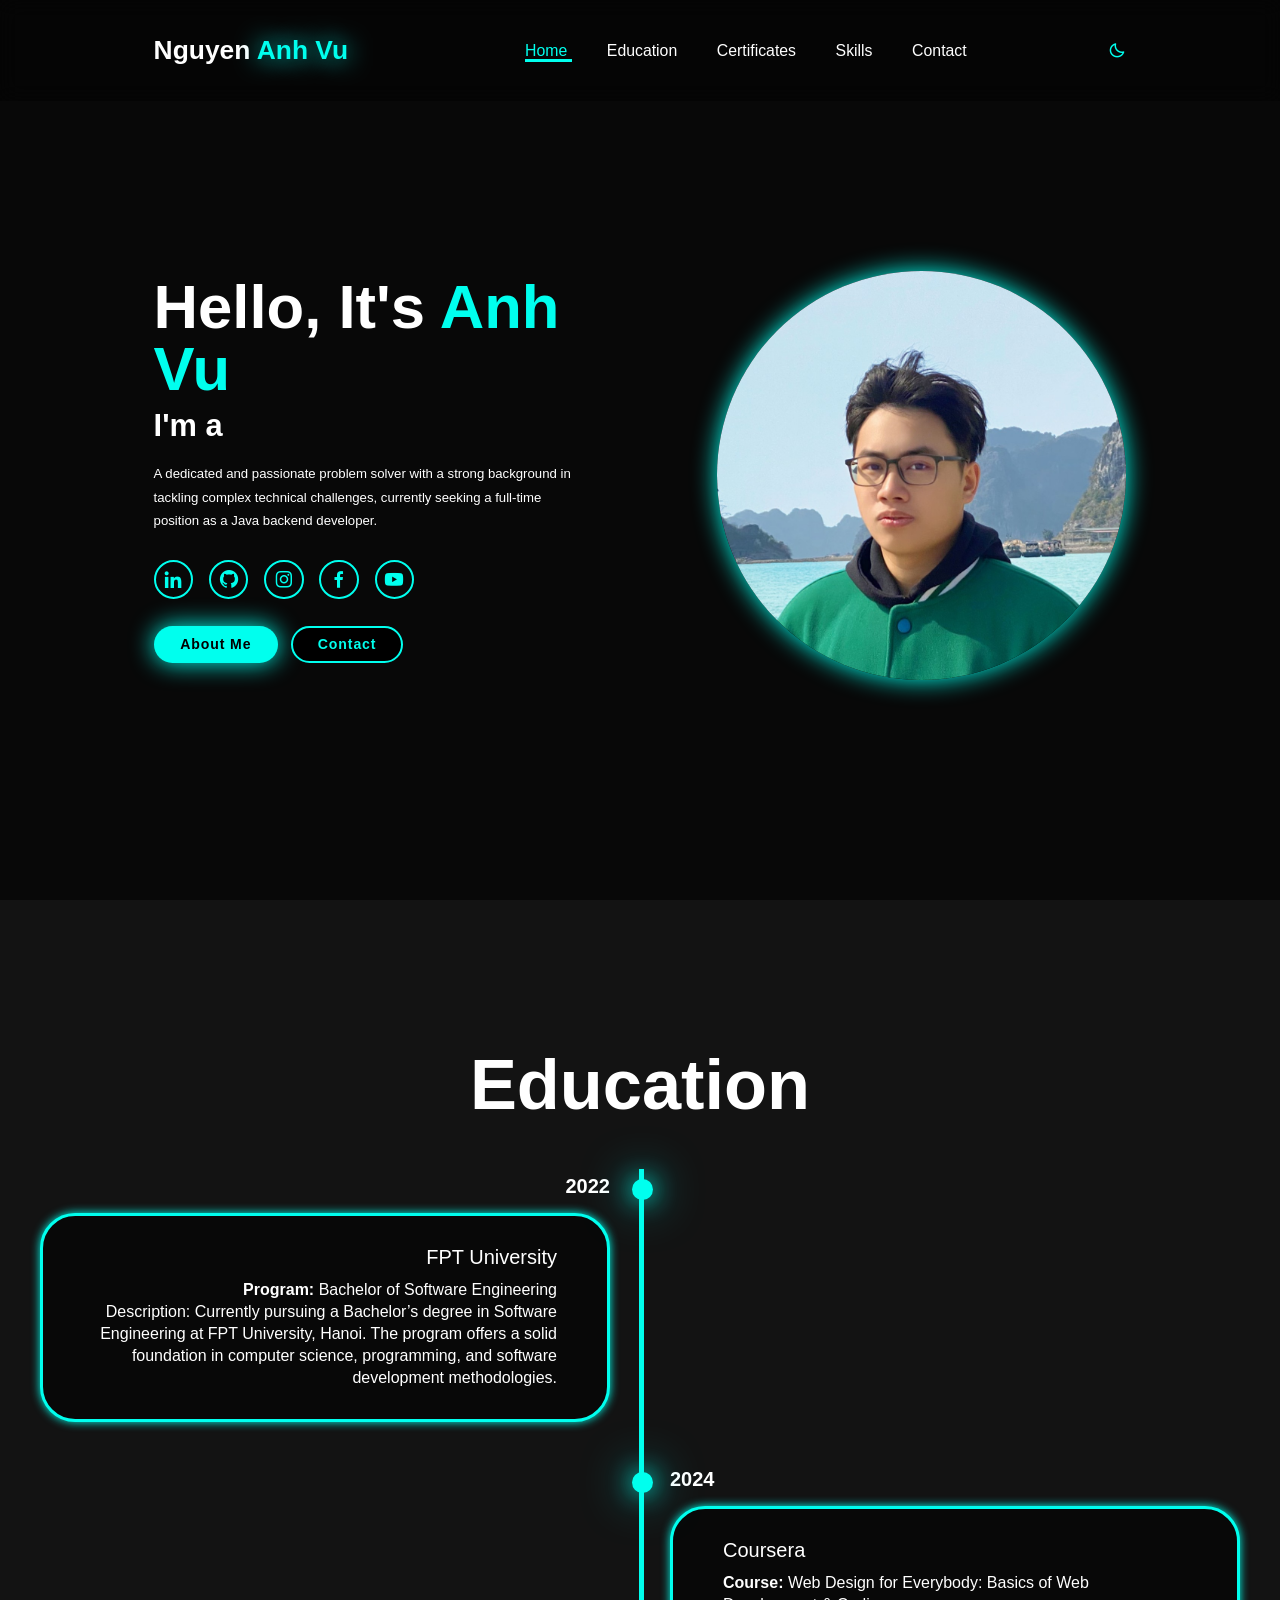
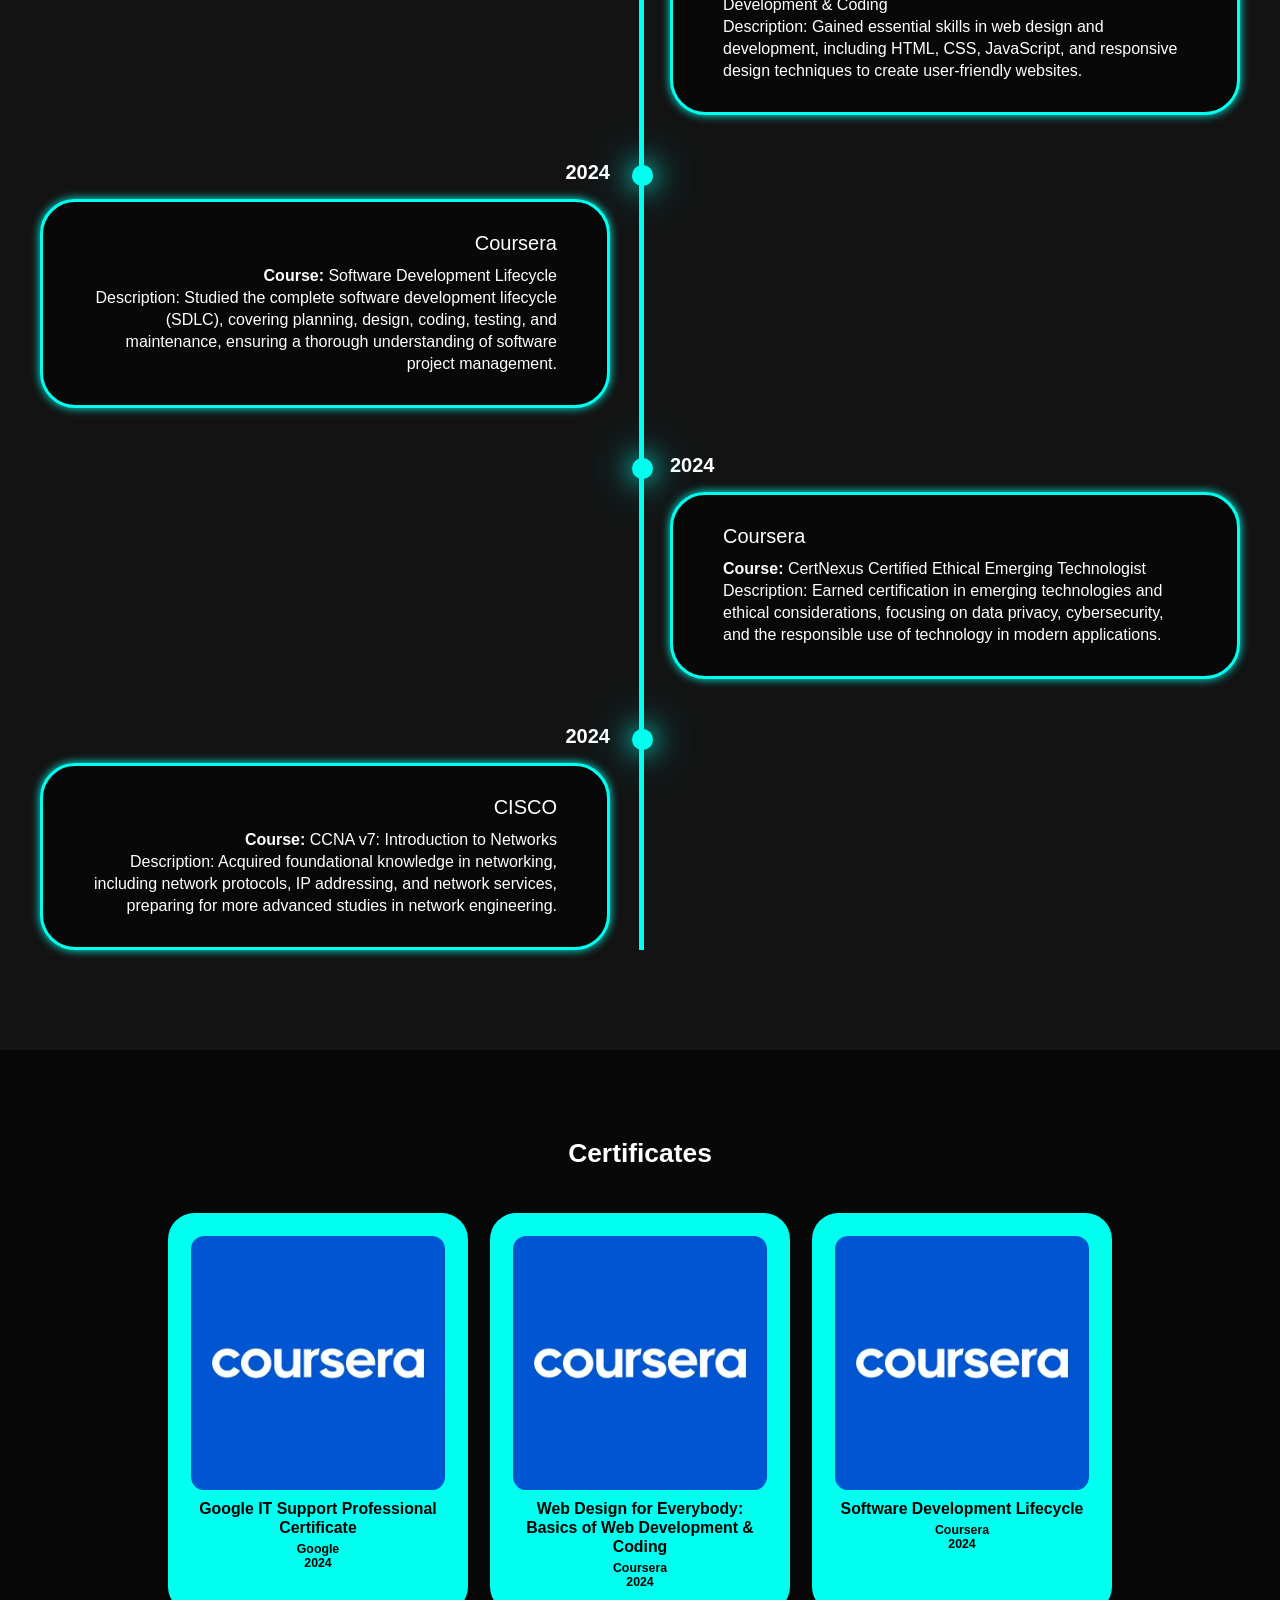
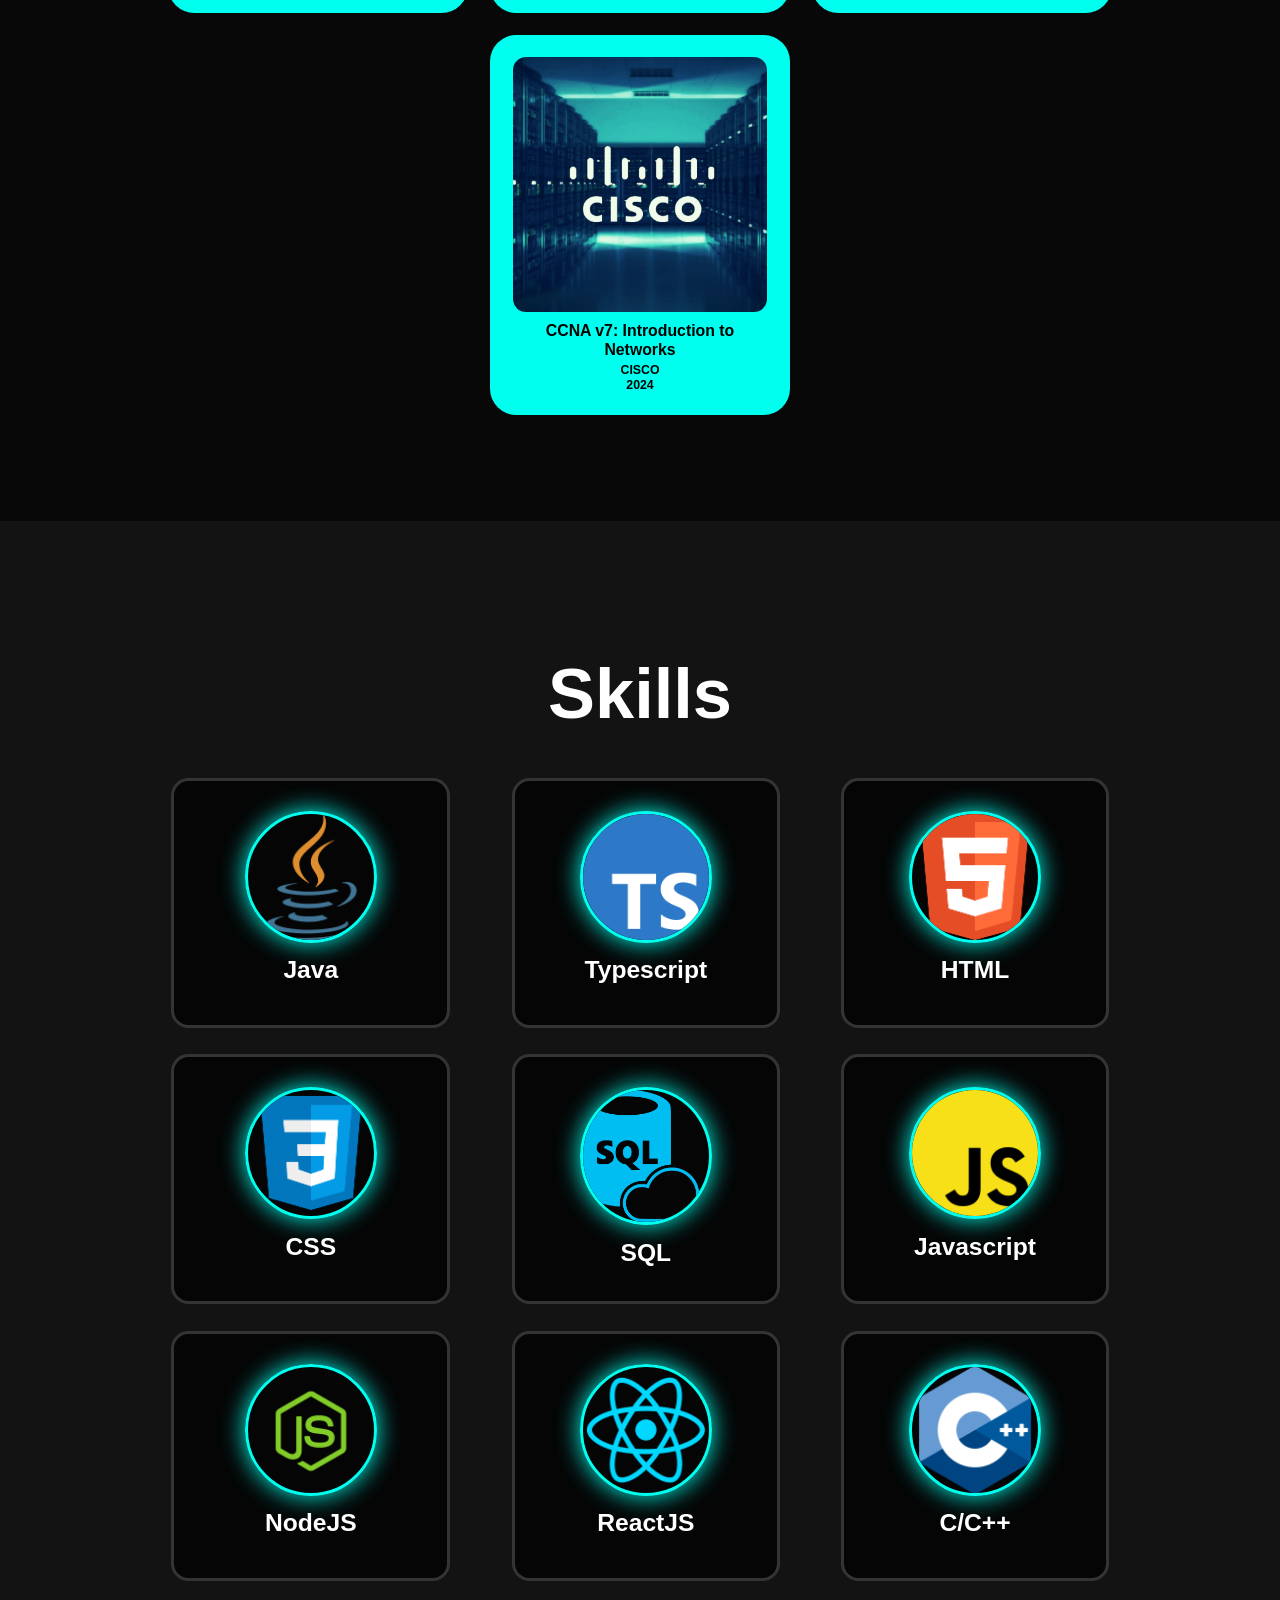
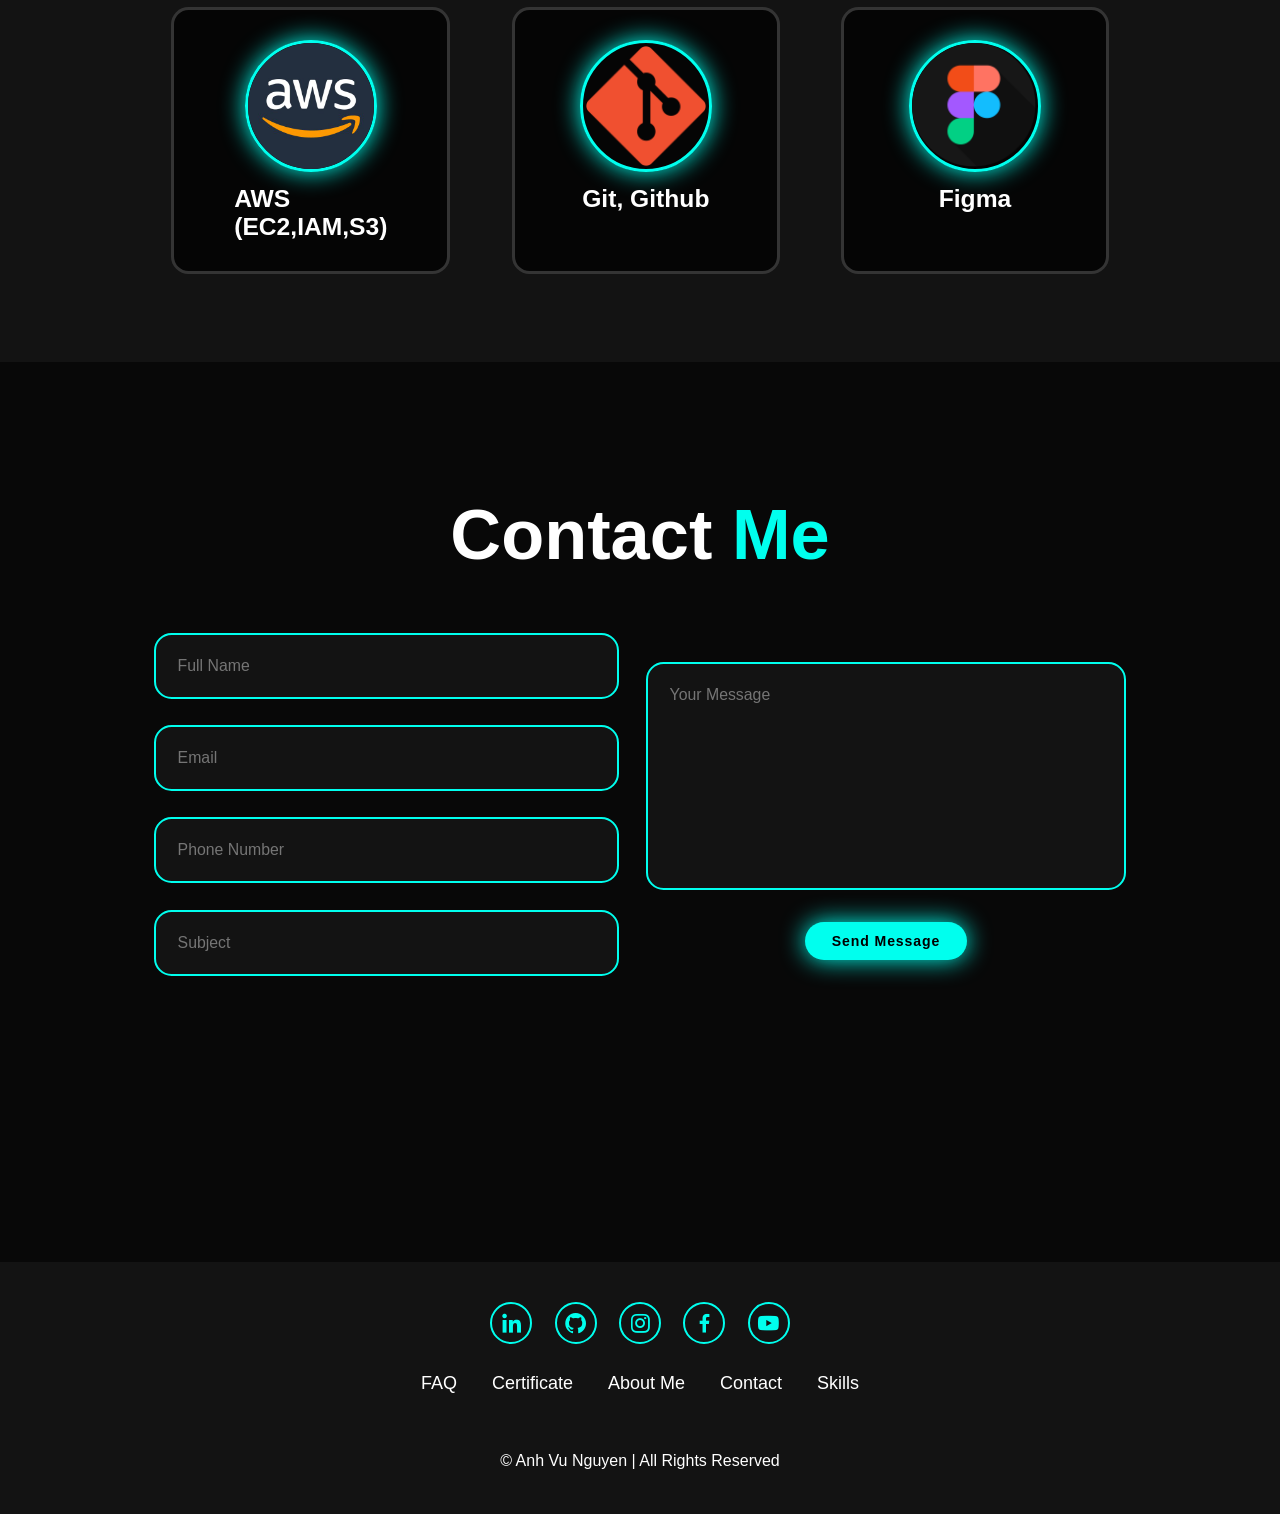
<file: index.html>
<!DOCTYPE html>
<html lang="en">
<head>
    <meta charset="UTF-8">
    <meta name="viewport" content="width=device-width, initial-scale=1.0">
    <title>Anh Vu Nguyen</title>
    <link rel="stylesheet" href="./asset/style/style.css">
    <link href='https://unpkg.com/boxicons@2.1.4/css/boxicons.min.css' rel='stylesheet'>
    <script type="text/javascript">
        (function() {
            emailjs.init("G8WAYkbBLht-5Iwzz");  // Thay YOUR_USER_ID bằng ID người dùng EmailJS của bạn
        })();
    </script>
</head>
<body>
    <header class="header">
        <a href="#home" class="logo"> Nguyen 
        <span>Anh Vu</span></a>

        <i class='bx bx-menu' id="menu-icon"></i>

        <nav class="navbar">
            <a href="#home" class="active"> Home </a>
            <!-- <a href="#about"> About </a> -->
            <a href="#education"> Education </a>
            <a href="#certificates"> Certificates </a>
            <a href="#skills"> Skills </a>
            <!-- <a href="#project"> Project </a> -->
            <a href="#contact"> Contact </a>
        </nav>
        <!-- Theme Toggle Button -->
        <button id="theme-toggle" class="theme-toggle-btn">
            <i class='bx bx-sun' id="light-icon" style="display:none;"></i>
            <i class='bx bx-moon' id="dark-icon"></i>
        </button>
    </header>

    <!-- About Me -->

    <!-- Home -->

    <section class="home" id="home">
        <div class="home-content">
            <h1>Hello, It's <span>Anh Vu</span></h1>
            <h3 class="text-animation">I'm a <span></span></h3>
            <p>A dedicated and passionate problem solver with a strong background in tackling complex technical 
                challenges, currently seeking a full-time position as a Java backend developer.</p>

            <div class="social-icons">
                <a href="https://www.linkedin.com/in/vunguyen-nav/" target="_blank" rel="noopener noreferrer"><i class='bx bxl-linkedin'></i></a>
                <a href="https://github.com/AnhVu-NAV" target="_blank" rel="noopener noreferrer"><i class='bx bxl-github'></i></a>
                <a href="https://www.instagram.com/anhvu_nav/" target="_blank" rel="noopener noreferrer"><i class='bx bxl-instagram'></i></a>
                <a href="https://www.facebook.com/Nguyen.AnhVu.NAV" target="_blank" rel="noopener noreferrer"><i class='bx bxl-facebook'></i></a>
                <a href="https://www.youtube.com/@vudaycode" target="_blank" rel="noopener noreferrer"><i class='bx bxl-youtube'></i></a>
                <!-- <a href="#"></a> -->
            </div>

            <div class="btn-group">
                <a href="#" class="btn">About Me</a>
                <a href="#contact" class="btn"> Contact </a>
            </div>
        </div>
            <div class="home-img">
                <img src="./asset/img/IMG_8461dachinh.jpg" alt="">
            </div>
        
    </section>

    <!-- About Me -->

    <!-- Education -->
    <section class="education" id="education">
        <h2 class="heading">Education</h2>

        <div class="timeline-items">
            <div class="timeline-item">
                <div class="timeline-dot"></div>
                    <div class="timeline-date"> 2022 </div>
                    <div class="timeline-content">
                        <h3>FPT University</h3>
                        <p> <b>Program:</b> Bachelor of Software Engineering  <br>
                            Description: Currently pursuing a Bachelor’s degree in Software Engineering at FPT University, Hanoi. 
                            The program offers a solid foundation in computer science, programming, and software development methodologies.
                        </p>

                    </div>
                
            </div>
            <div class="timeline-item">
                <div class="timeline-dot"></div>
                    <div class="timeline-date"> 2024 </div>
                    <div class="timeline-content">
                        <h3>Coursera</h3>
                        <p><b>Course:</b>  Web Design for Everybody: Basics of Web Development & Coding <br>
                            Description: Gained essential skills in web design and development, including HTML, CSS, JavaScript, and 
                            responsive design techniques to create user-friendly websites.
                        </p>
                            
                    </div>
                
            </div>

            <div class="timeline-item">
                <div class="timeline-dot"></div>
                    <div class="timeline-date"> 2024 </div>
                    <div class="timeline-content">
                        <h3>Coursera</h3>
                        <p> <b>Course:</b>  Software Development Lifecycle <br>
                            Description: Studied the complete software development lifecycle (SDLC), 
                            covering planning, design, coding, testing, and maintenance, ensuring a 
                            thorough understanding of software project management.
                        </p>
                            
                    </div>
                
            </div>

            <div class="timeline-item">
                <div class="timeline-dot"></div>
                    <div class="timeline-date"> 2024 </div>
                    <div class="timeline-content">
                        <h3>Coursera</h3>
                        <p> <b>Course:</b>  CertNexus Certified Ethical Emerging Technologist <br>
                            Description: Earned certification in emerging technologies and ethical considerations, 
                            focusing on data privacy, cybersecurity, and the responsible use of technology in modern applications.
                        </p>
                            
                    </div>
                
            </div>

            <div class="timeline-item">
                <div class="timeline-dot"></div>
                    <div class="timeline-date"> 2024 </div>
                    <div class="timeline-content">
                        <h3>CISCO</h3>
                        <p> <b>Course:</b>  CCNA v7: Introduction to Networks <br>
                            Description: Acquired foundational knowledge in networking, including network protocols, 
                            IP addressing, and network services, preparing for more advanced studies in network engineering.
                        </p>
                            
                    </div>
                
            </div>
        </div>
    </section>

    <!-- Certificates -->
<section class="certificates" id="certificates">
    <h2 class="heading">Certificates</h2>

    <div class="certificates-container">
        <div class="certificates-box">
            <div class="certificates-image">
                <img src="./asset/img/coursera-rebrand-logo-square.png" alt="Certificate 1">
            </div>
            <div class="certificates-details">
                <h4>Google IT Support Professional Certificate</h4>
                <p>Google</p>
                <p>2024</p>
            </div>
        </div>

        <div class="certificates-box">
            <div class="certificates-image">
                <img src="./asset/img/coursera-rebrand-logo-square.png" alt="Certificate 2">
            </div>
            <div class="certificates-details">
                <h4>Web Design for Everybody: Basics of Web Development & Coding</h4>
                <p>Coursera</p>
                <p>2024</p>
            </div>
        </div>

        <div class="certificates-box">
            <div class="certificates-image">
                <img src="./asset/img/coursera-rebrand-logo-square.png" alt="Certificate 3">
            </div>
            <div class="certificates-details">
                <h4>Software Development Lifecycle</h4>
                <p>Coursera</p>
                <p>2024</p>
            </div>
        </div>

        <div class="certificates-box">
            <div class="certificates-image">
                <img src="./asset/img/cisco2.jpg" alt="Certificate 4">
            </div>
            <div class="certificates-details">
                <h4>CCNA v7: Introduction to Networks</h4>
                <p>CISCO</p>
                <p>2024</p>
            </div>
        </div>
    </div>
</section>


    <!-- Skills -->

    <section class="skills" id="skills">
        <div class="skills-box">
            <h2 class="heading">Skills</h2>

            <div class="wrapper">
                <div class="skills-item">
                    <img src="./asset/img/java.png" alt="Java">
                    <h2>Java</h2>
                </div>

                <div class="skills-item">
                    <img src="./asset/img/Typescript.png" alt="">
                    <h2>Typescript</h2>
                </div>

                <div class="skills-item">
                    <img src="./asset/img/html.png" alt="">
                    <h2>HTML</h2>
                </div>
                
                <div class="skills-item">
                    <img src="./asset/img/css.png" alt="">
                    <h2>CSS</h2>
                </div>

                <div class="skills-item">
                    <img src="./asset/img/sql.png" alt="">
                    <h2>SQL</h2>
                </div>

                <div class="skills-item">
                    <img src="./asset/img/javascript.png" alt="">
                    <h2>Javascript</h2>
                </div>

                <div class="skills-item">
                    <img src="./asset/img/nodejs.ico" alt="">
                    <h2>NodeJS</h2>
                </div>

                <div class="skills-item">
                    <img src="./asset/img/React.webp" alt="">
                    <h2>ReactJS</h2>
                </div>

                <div class="skills-item">
                    <img src="./asset/img/c++.png" alt="">
                    <h2>C/C++</h2>
                </div>

                <div class="skills-item">
                    <img src="./asset/img/aws.jpg" alt="">
                    <h2>AWS<br>(EC2,IAM,S3)</h2>
                </div>
                
                <div class="skills-item">
                    <img src="./asset/img/Git_icon.svg.png" alt="">
                    <h2>Git, Github</h2>
                </div>

                <div class="skills-item">
                    <img src="./asset/img/figma.png" alt="">
                    <h2>Figma</h2>
                </div>
            </div>
        </div>
    </section>

    <!-- Project -->
    
    <!-- Contact -->
    <section class="contact" id="contact">
        <h2 class="heading">Contact <span>Me</span></h2>
        <form action="">
            <div class="input-group">
                <div class="input-box">
                    <input type="text" placeholder="Full Name">
                    <input type="email" placeholder="Email">
                </div>
                <div class="input-box">
                    <input type="number" placeholder="Phone Number">
                    <input type="text" placeholder="Subject">
                </div>
            </div>

            <div class="input-group-2">
                <textarea name="" id="" cols="30" rows="10" 
                placeholder="Your Message"></textarea>
                <input type="submit" value="Send Message" class="btn">
            </div>

        </form>
    </section>

    <footer class="footer">
        <div class="social">
            <a href="https://www.linkedin.com/in/vunguyen-nav/" target="_blank" rel="noopener noreferrer"><i class='bx bxl-linkedin'></i></a>
            <a href="https://github.com/AnhVu-NAV" target="_blank" rel="noopener noreferrer"><i class='bx bxl-github'></i></a>
            <a href="https://www.instagram.com/anhvu_nav/" target="_blank" rel="noopener noreferrer"><i class='bx bxl-instagram'></i></a>
            <a href="https://www.facebook.com/Nguyen.AnhVu.NAV" target="_blank" rel="noopener noreferrer"><i class='bx bxl-facebook'></i></a>
            <a href="https://www.youtube.com/@vudaycode" target="_blank" rel="noopener noreferrer"><i class='bx bxl-youtube'></i></a>
        </div>        

        <ul class="list">
            <li><a href="#">FAQ</a></li>

            <li><a href="#certificate">Certificate</a></li>

            <li><a href="#home">About Me</a></li>

            <li><a href="#contact">Contact</a></li>
            
            <li><a href="#skills">Skills</a></li>

            <p class="copyright">
                &copy; Anh Vu Nguyen | All Rights Reserved
            </p>
        </ul>
    </footer>




    <script src="./asset/js/script.js"></script>
    <script type="text/javascript">
        document.querySelector('form').addEventListener('submit', function(event) {
            event.preventDefault();

            // Lấy các giá trị từ form
            var templateParams = {
                full_name: document.querySelector('input[placeholder="Full Name"]').value,
                email: document.querySelector('input[placeholder="Email"]').value,
                phone_number: document.querySelector('input[placeholder="Phone Number"]').value,
                subject: document.querySelector('input[placeholder="Subject"]').value,
                message: document.querySelector('textarea[placeholder="Your Message"]').value
            };

            emailjs.send('anhvu_nav', 'template_anhvunav', templateParams)
                .then(function(response) {
                    console.log('SUCCESS!', response.status, response.text);
                    alert("Message sent successfully!");
                }, function(error) {
                    console.log('FAILED...', error);
                    alert("Failed to send message.");
                });
        });
    </script>
</body>
</html>
</file>
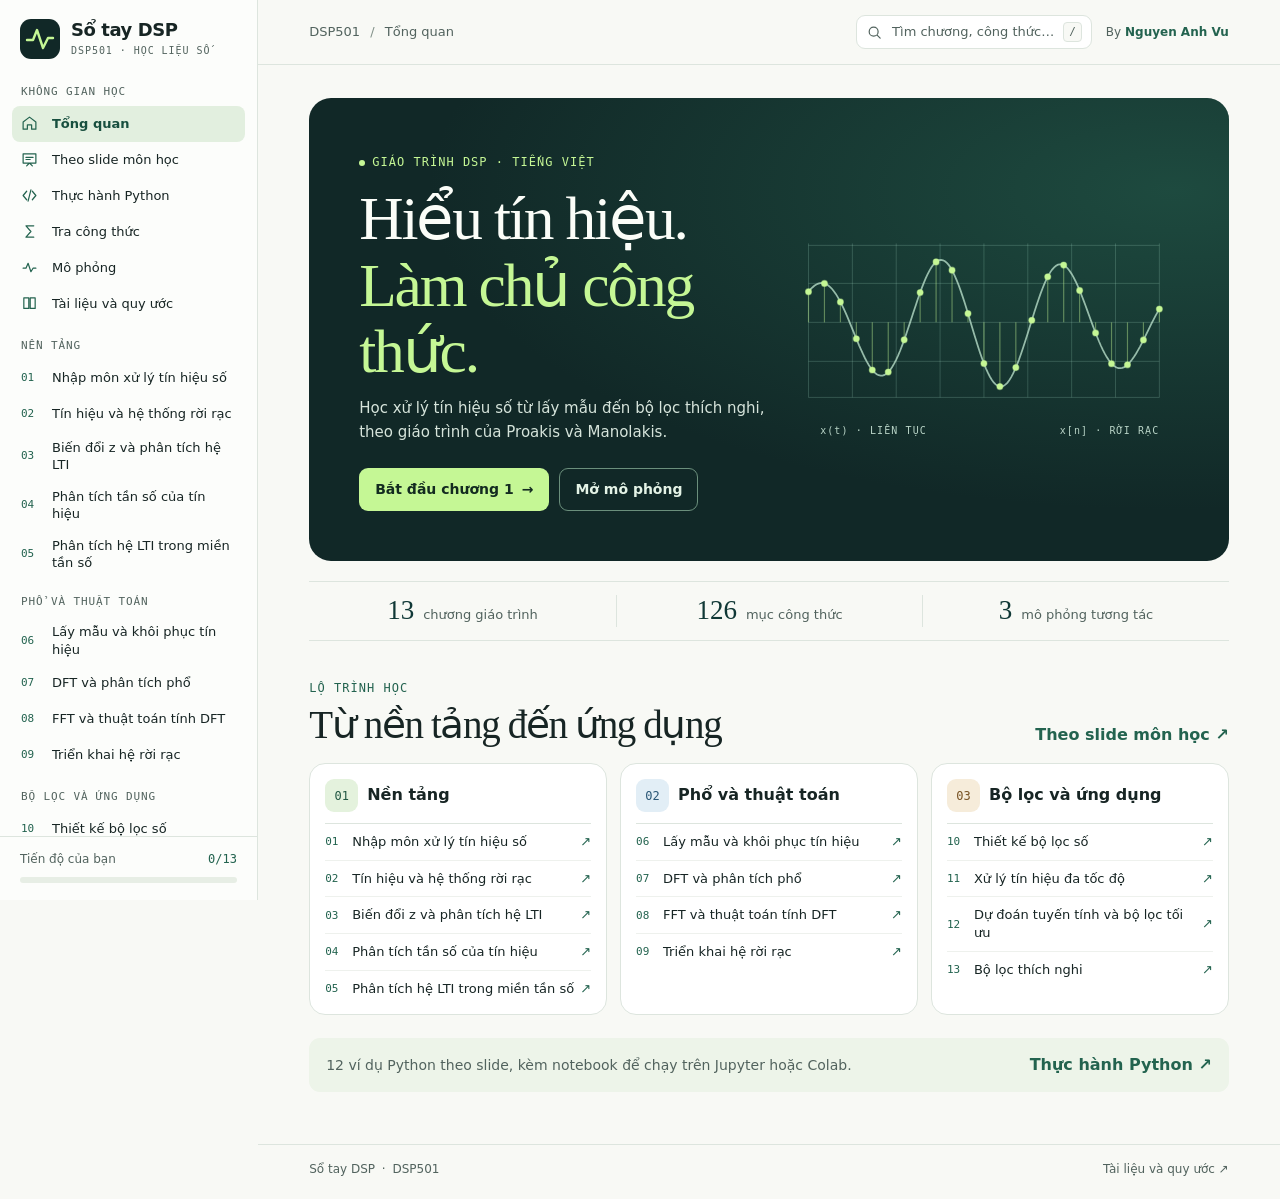
<file: dsp01/index.html>
<!doctype html>
<html lang="vi">
<head>
  <meta charset="utf-8">
  <meta name="viewport" content="width=device-width, initial-scale=1">
  <link rel="canonical" href="https://anhvunav.id.vn/dsp501/">
  <title>Sổ tay DSP đã chuyển địa chỉ</title>
  <script>location.replace("/dsp501/" + location.search + location.hash);</script>
  <noscript><meta http-equiv="refresh" content="0; url=/dsp501/"></noscript>
</head>
<body>
  <p>Sổ tay DSP đã chuyển sang <a href="/dsp501/">/dsp501/</a>.</p>
</body>
</html>
</file>
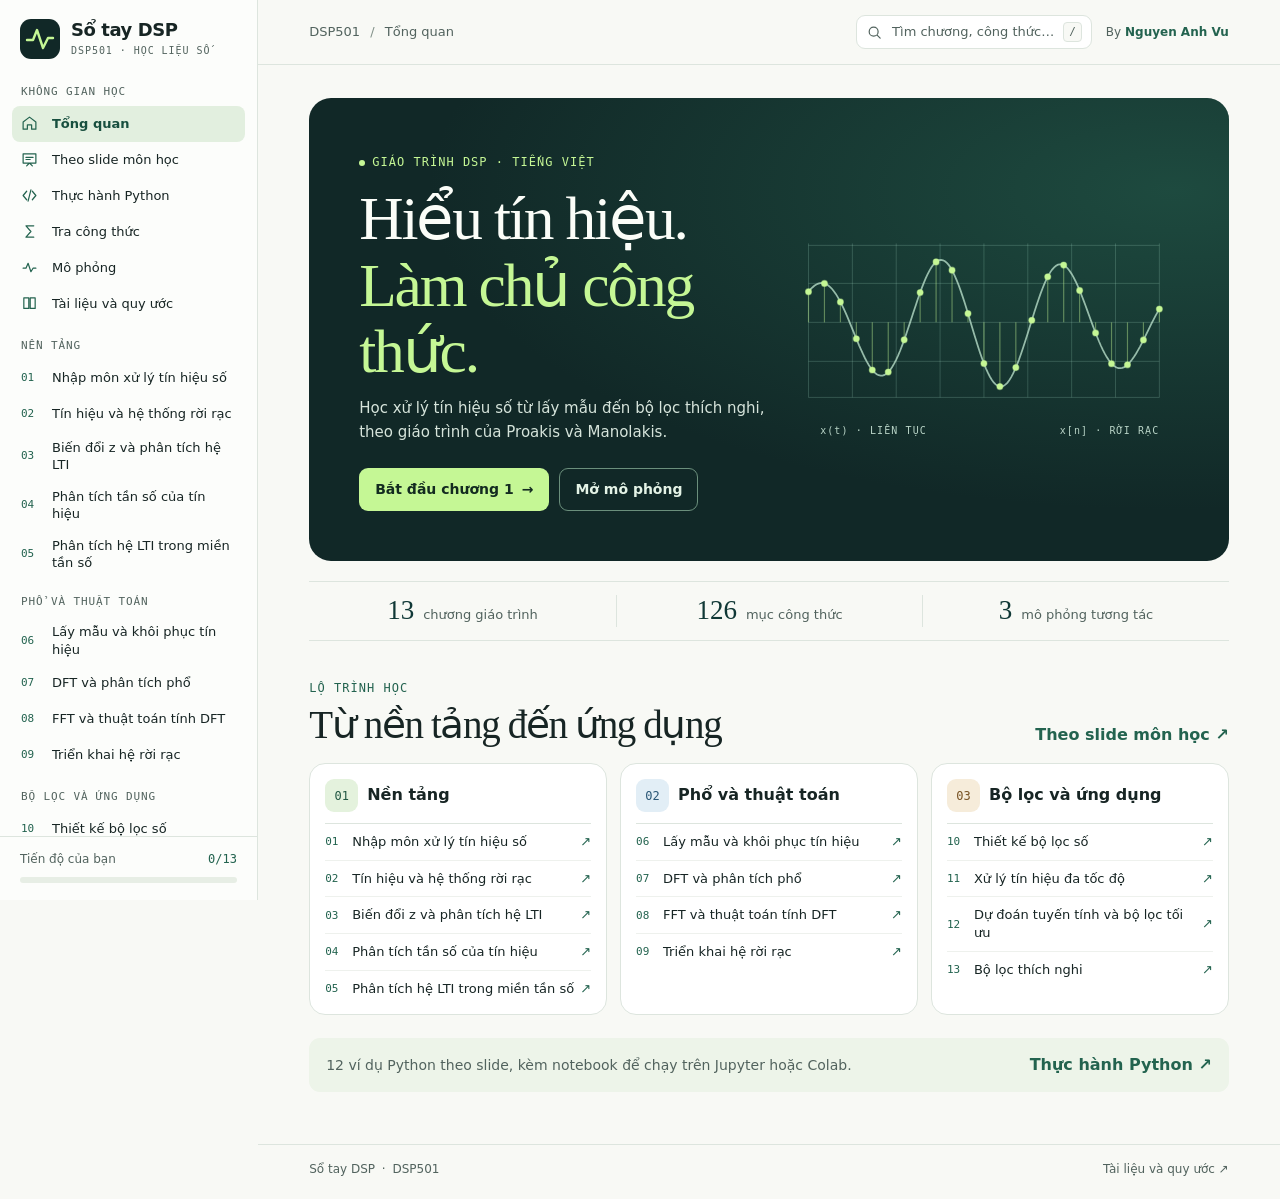
<file: dsp501/index.html>
<!doctype html>
<html lang="vi">
<head>
  <meta charset="utf-8">
  <meta name="viewport" content="width=device-width, initial-scale=1">
  <meta name="description" content="Học xử lý tín hiệu số theo giáo trình Proakis và Manolakis. 13 chương, công thức, bài tập và mô phỏng.">
  <meta name="theme-color" content="#f8f9f5">
  <title>Sổ tay DSP · DSP501</title>
  <link rel="icon" href="data:image/svg+xml,%3Csvg xmlns='http://www.w3.org/2000/svg' viewBox='0 0 40 40'%3E%3Crect width='40' height='40' rx='10' fill='%230f2525'/%3E%3Cpath d='M6 21h6l4-10 6 18 5-10h7' fill='none' stroke='%23cafb91' stroke-width='2.5' stroke-linecap='round' stroke-linejoin='round'/%3E%3C/svg%3E">
  <link rel="stylesheet" href="style.css">
  <script defer src="chapters-01-appendix.js"></script>
  <script defer src="chapters-02-05.js"></script>
  <script defer src="chapters-06-09.js"></script>
  <script defer src="chapters-10-13.js"></script>
  <script defer src="labs.js"></script>
  <script defer src="keywords.js"></script>
  <script defer src="slide-gallery.js"></script>
  <script defer src="python-lessons.js"></script>
  <script defer src="app.js"></script>
</head>
<body>
  <a class="skip-link" href="#main">Đến nội dung</a>
  <aside class="sidebar" id="sidebar" aria-label="Mục lục">
    <a class="brand" href="#tong-quan">
      <svg class="brand-icon" viewBox="0 0 40 40" aria-hidden="true"><rect width="40" height="40" rx="11"/><path d="M7 21h6l4-10 6 18 5-10h5"/></svg>
      <span><strong>Sổ tay DSP</strong><small>DSP501 · HỌC LIỆU SỐ</small></span>
    </a>
    <nav id="navigation" class="navigation"></nav>
    <div class="sidebar-foot">
      <div class="progress-label"><span>Tiến độ của bạn</span><strong id="progress-count">0/13</strong></div>
      <progress id="progress" value="0" max="13" aria-label="Số chương đã học"></progress>
    </div>
  </aside>
  <button type="button" class="menu-overlay" aria-label="Đóng mục lục" hidden></button>
  <div class="workspace">
    <header class="topbar">
      <button type="button" class="menu-button icon-button" aria-controls="sidebar" aria-expanded="false" aria-label="Mở mục lục">
        <svg viewBox="0 0 24 24" aria-hidden="true"><path d="M4 6h16M4 12h16M4 18h16"/></svg>
      </button>
      <div id="breadcrumb" class="breadcrumb">DSP501 <span>/</span> Tổng quan</div>
      <div class="topbar-actions">
        <button type="button" id="search-open" class="search-trigger" aria-haspopup="dialog" aria-label="Tìm chương và công thức">
          <svg viewBox="0 0 24 24" aria-hidden="true"><circle cx="10.8" cy="10.8" r="6.3"/><path d="m16 16 4 4"/></svg>
          <span>Tìm chương, công thức…</span><kbd>/</kbd>
        </button>
        <span class="byline">By <strong>Nguyen Anh Vu</strong></span>
      </div>
    </header>
    <main id="main" tabindex="-1"></main>
    <footer class="site-footer"><span>Sổ tay DSP <span class="footer-dot">·</span> DSP501</span><a href="#tai-lieu">Tài liệu và quy ước <span aria-hidden="true">↗</span></a></footer>
  </div>
  <dialog id="search-dialog" aria-label="Tìm kiến thức">
    <form method="dialog" class="search-form">
      <svg viewBox="0 0 24 24" aria-hidden="true"><circle cx="10.8" cy="10.8" r="6.3"/><path d="m16 16 4 4"/></svg>
      <input type="search" id="search-input" placeholder="Ví dụ: tích chập, aliasing, FFT…" aria-label="Từ khóa tiếng Việt hoặc tiếng Anh" autocomplete="off">
      <button type="submit" class="subtle-button" aria-label="Đóng tìm kiếm">Esc</button>
    </form>
    <div id="search-results" class="search-results" aria-live="polite"></div>
  </dialog>
  <dialog id="figure-viewer" aria-labelledby="figure-title">
    <header class="figure-header">
      <div><h2 id="figure-title"></h2><p id="figure-source"></p></div>
      <form method="dialog"><button type="submit" class="button secondary">Đóng</button></form>
    </header>
    <div id="figure-image-area" class="figure-image-area" tabindex="0" aria-label="Vùng xem hình">
      <img id="figure-large" alt="">
    </div>
    <div class="figure-controls">
      <button type="button" id="figure-previous" class="button secondary">← Hình trước</button>
      <output id="figure-position" aria-live="polite"></output>
      <button type="button" id="figure-zoom" class="button secondary" aria-pressed="false">Phóng to</button>
      <button type="button" id="figure-next" class="button secondary">Hình sau →</button>
    </div>
  </dialog>
  <noscript><p class="noscript">Hãy bật JavaScript để đọc chương, làm bài tập và mở mô phỏng.</p></noscript>
</body>
</html>
</file>
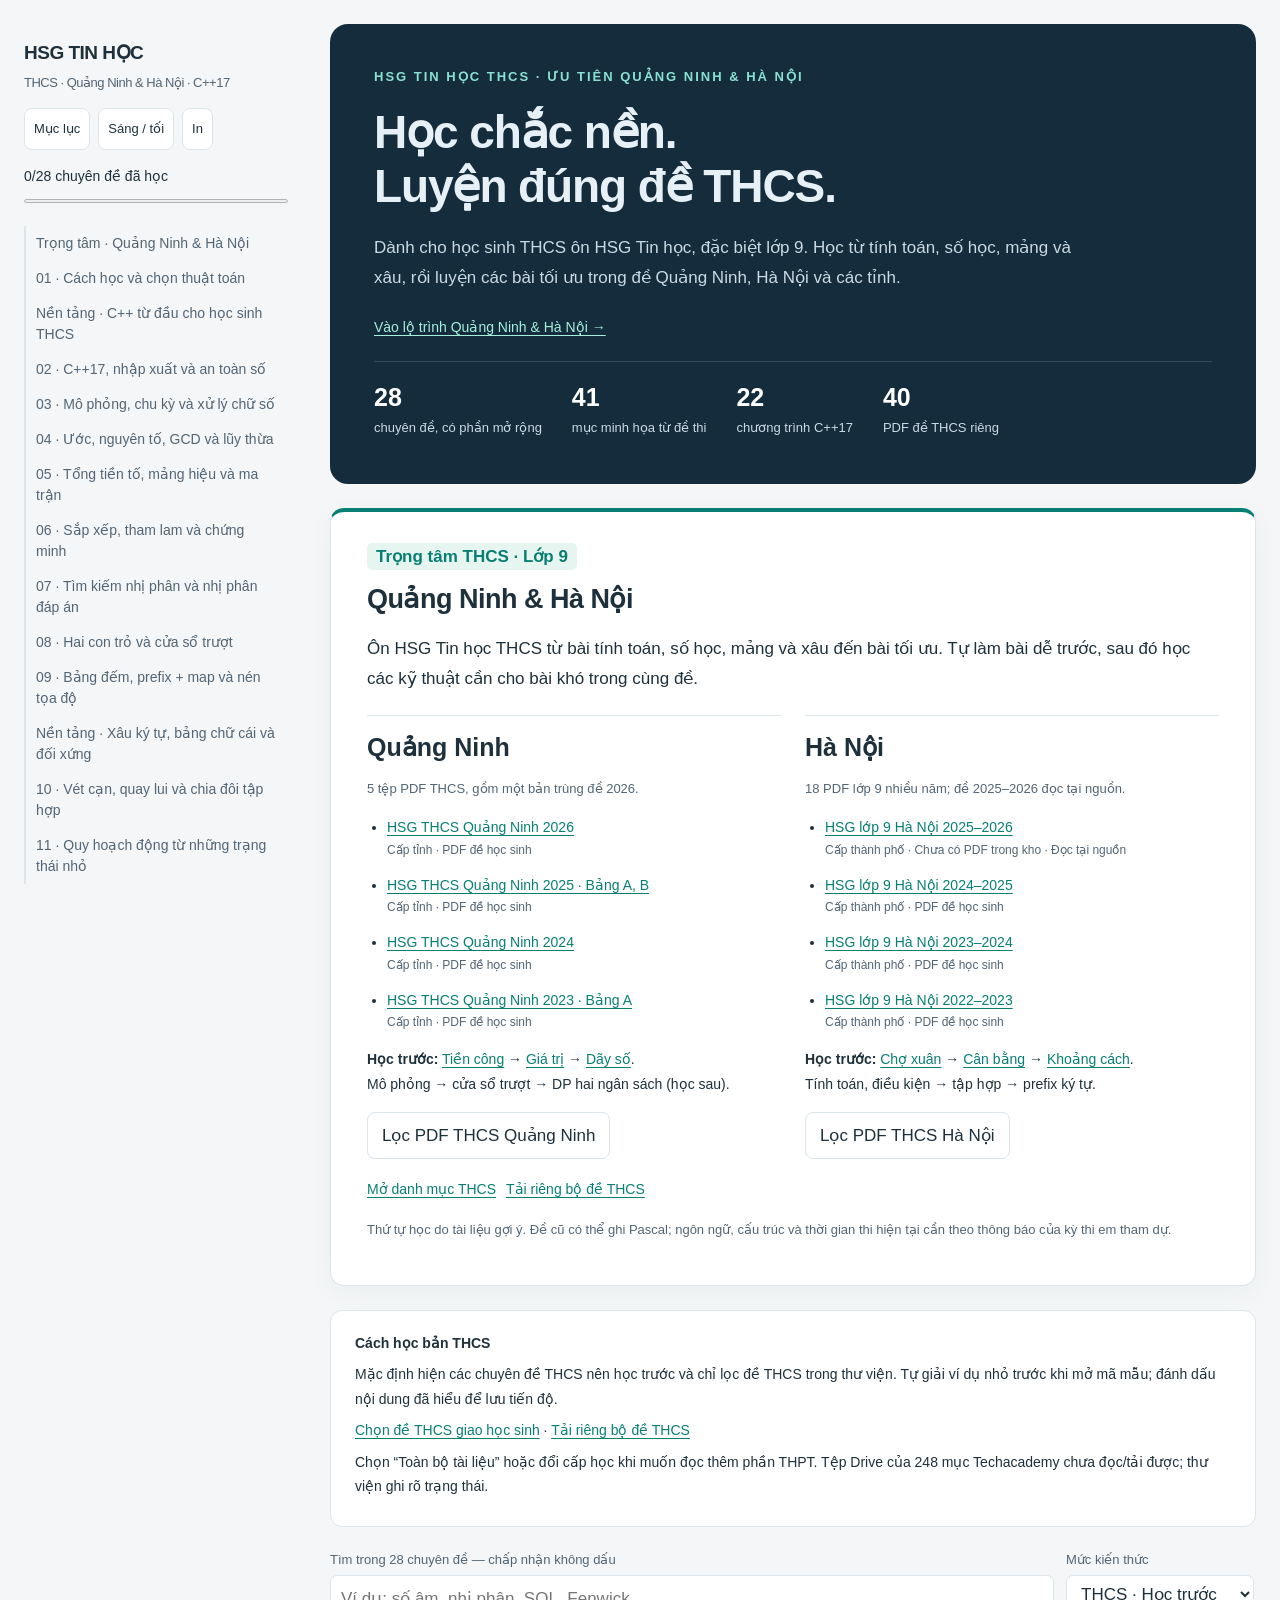
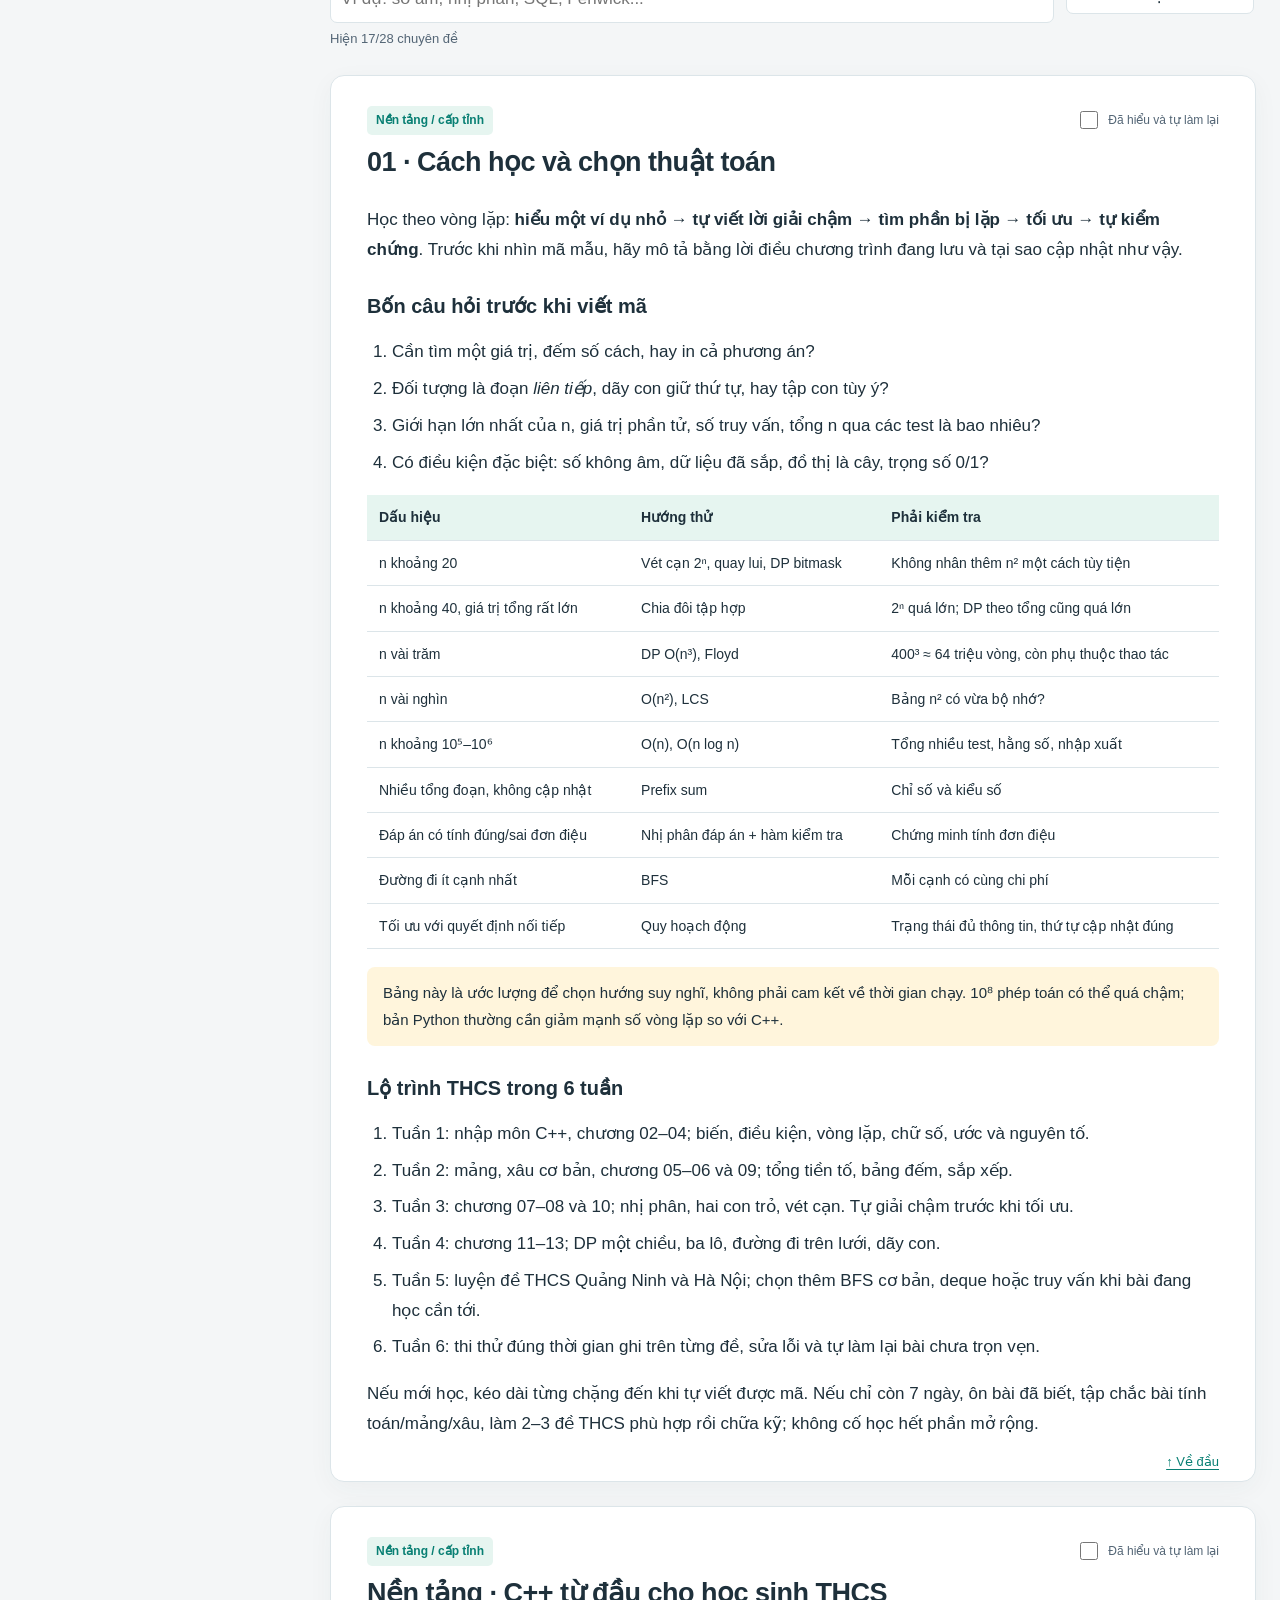
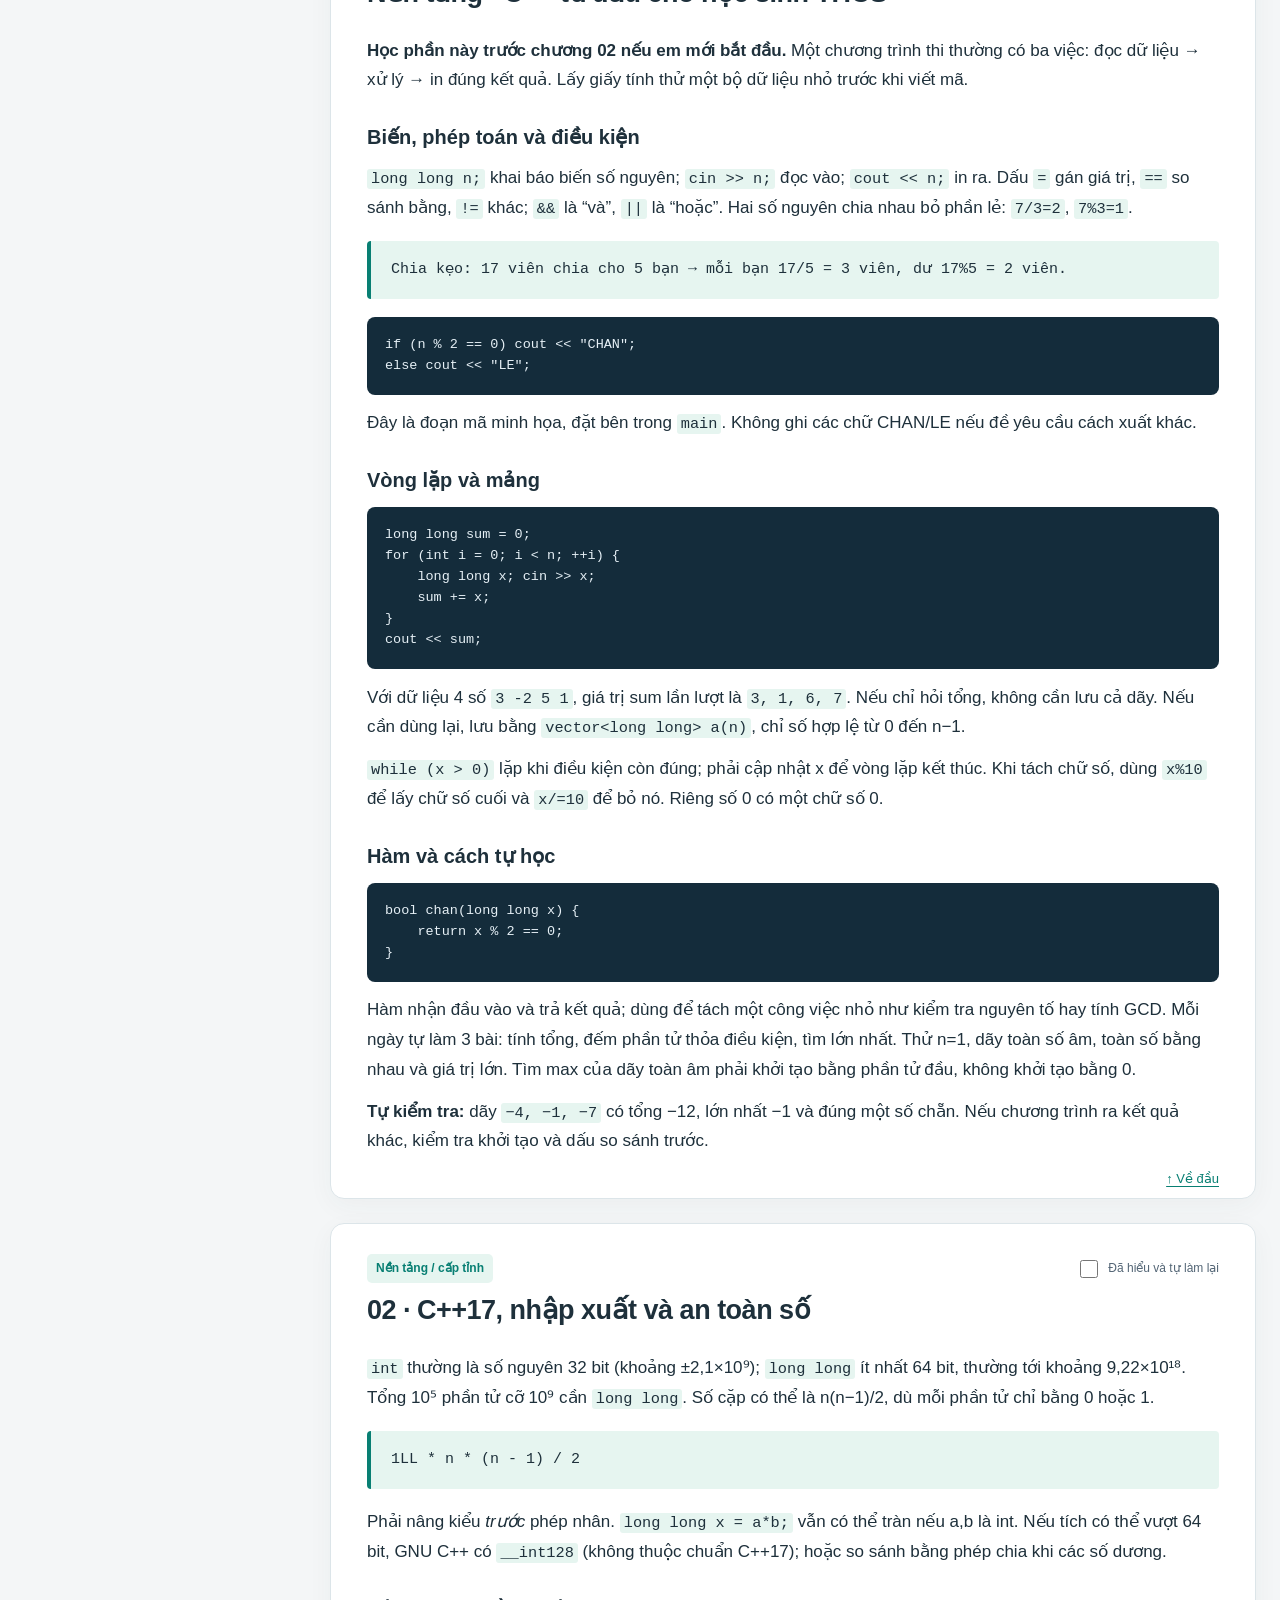
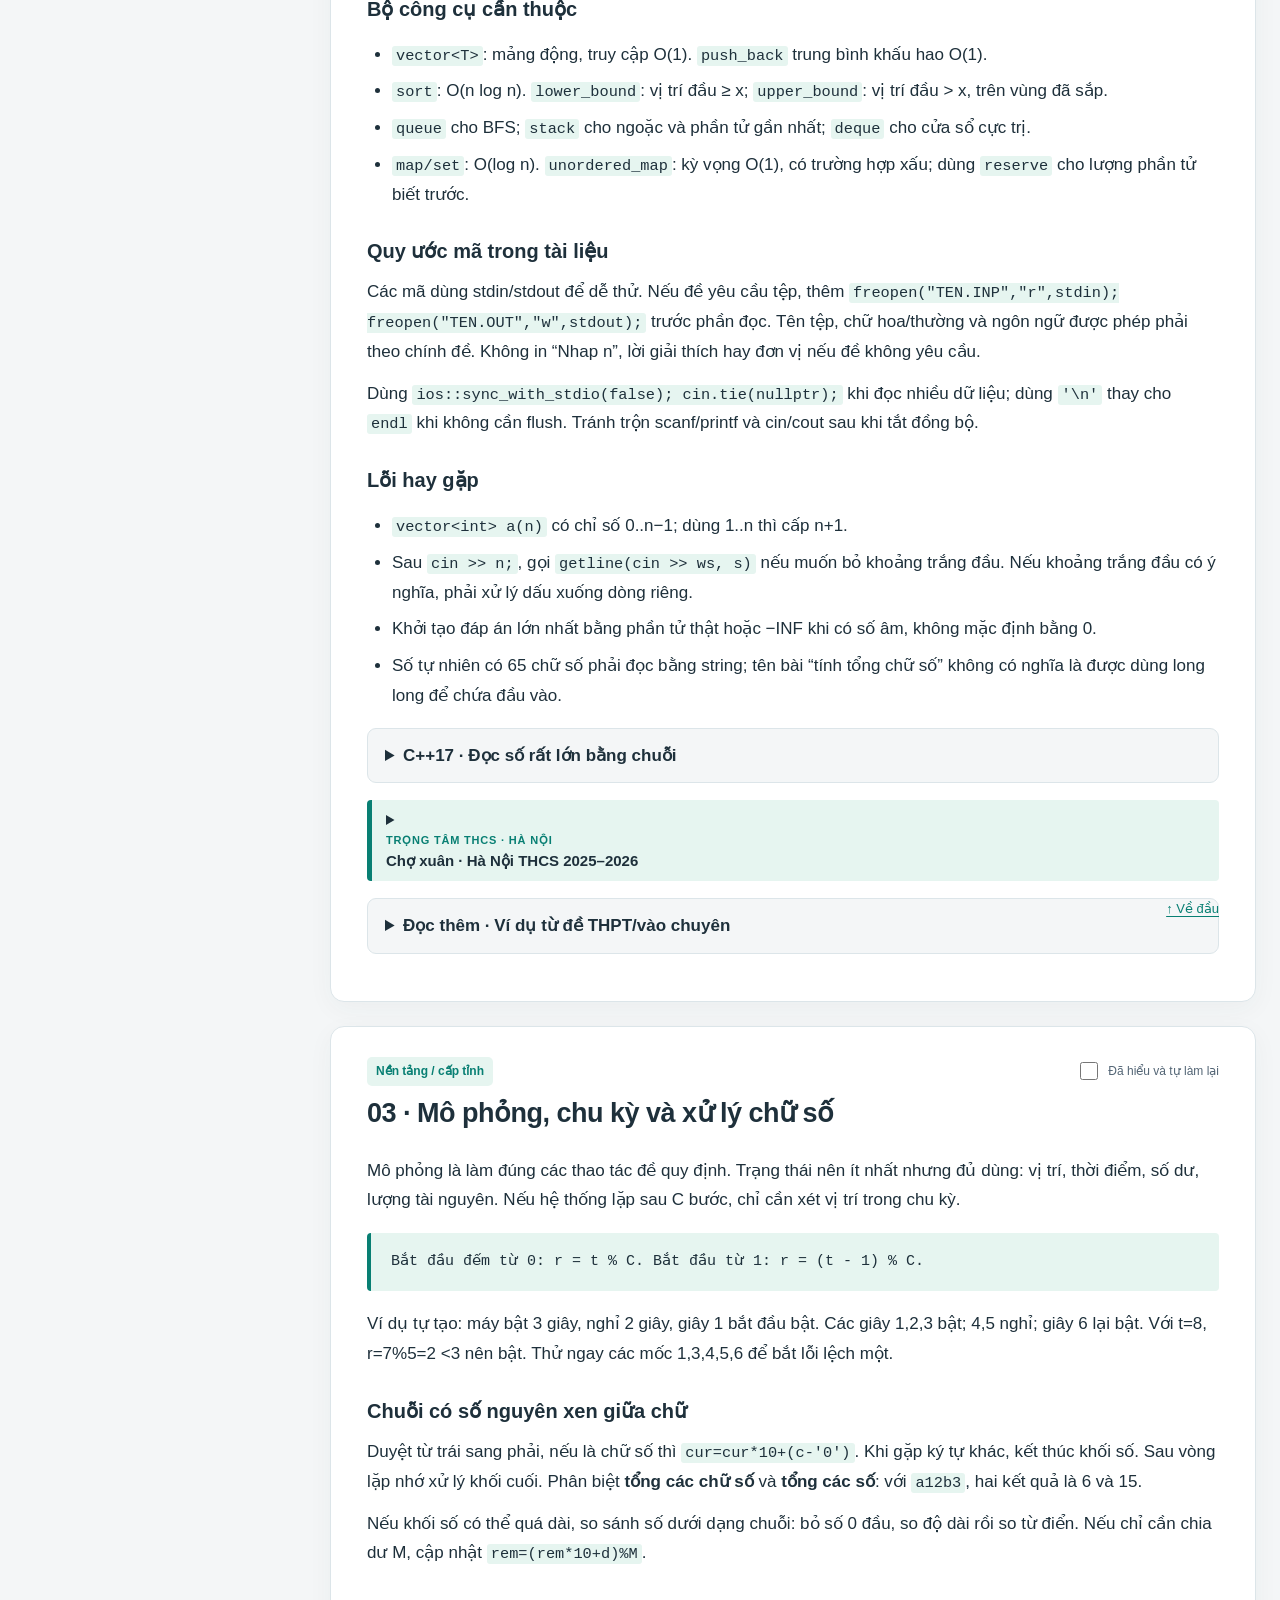
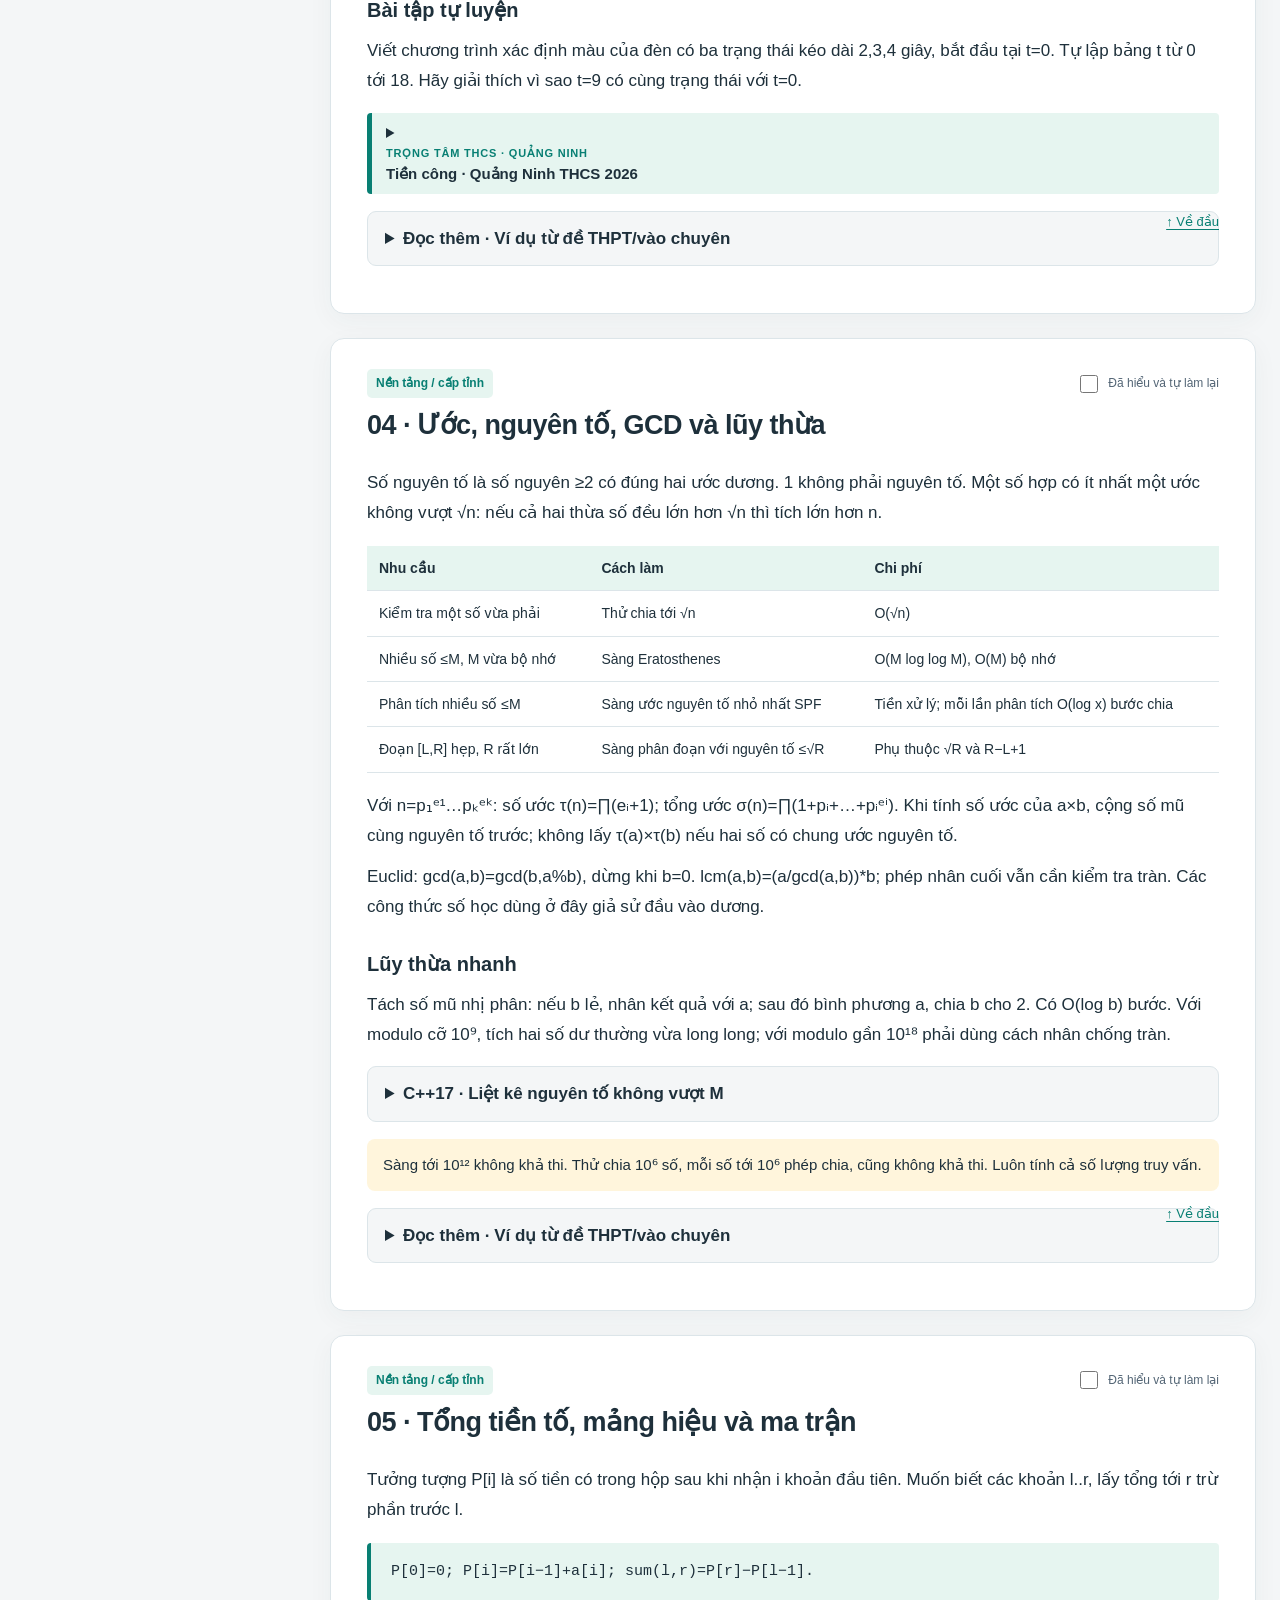
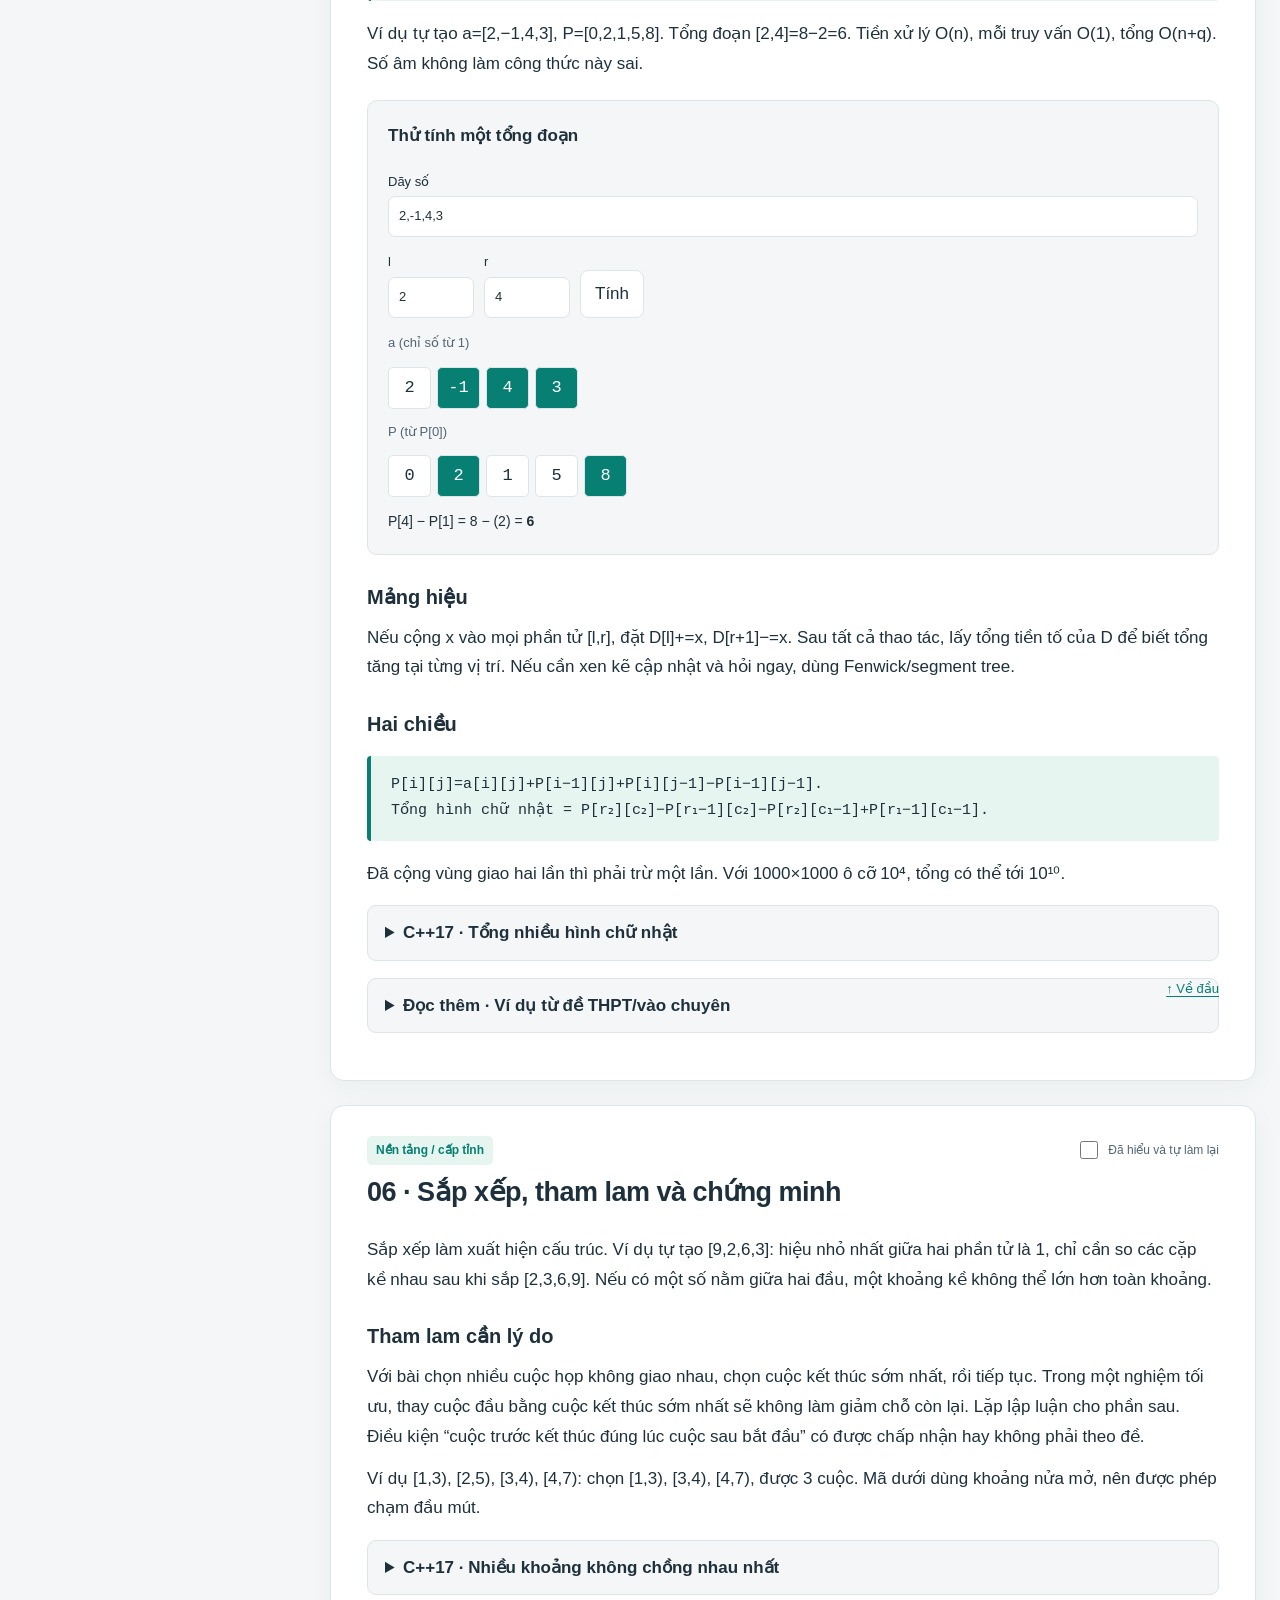
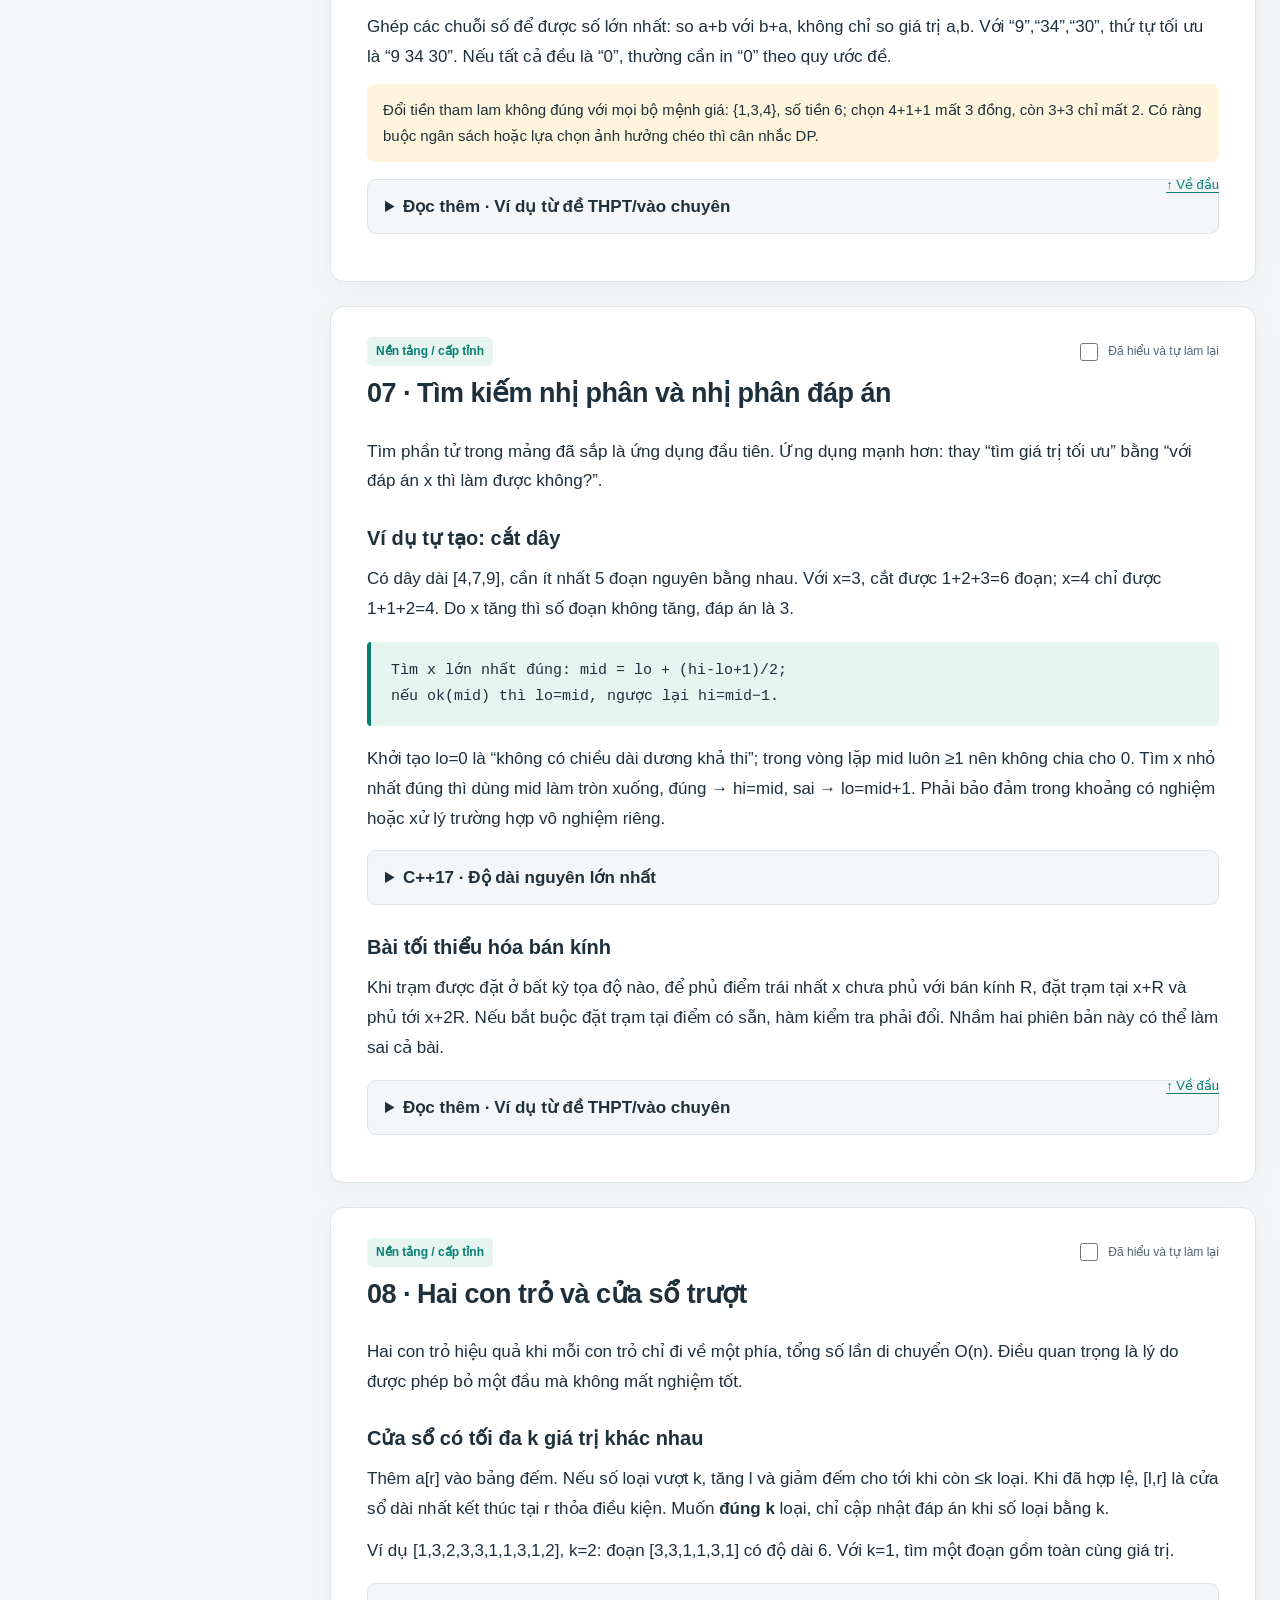
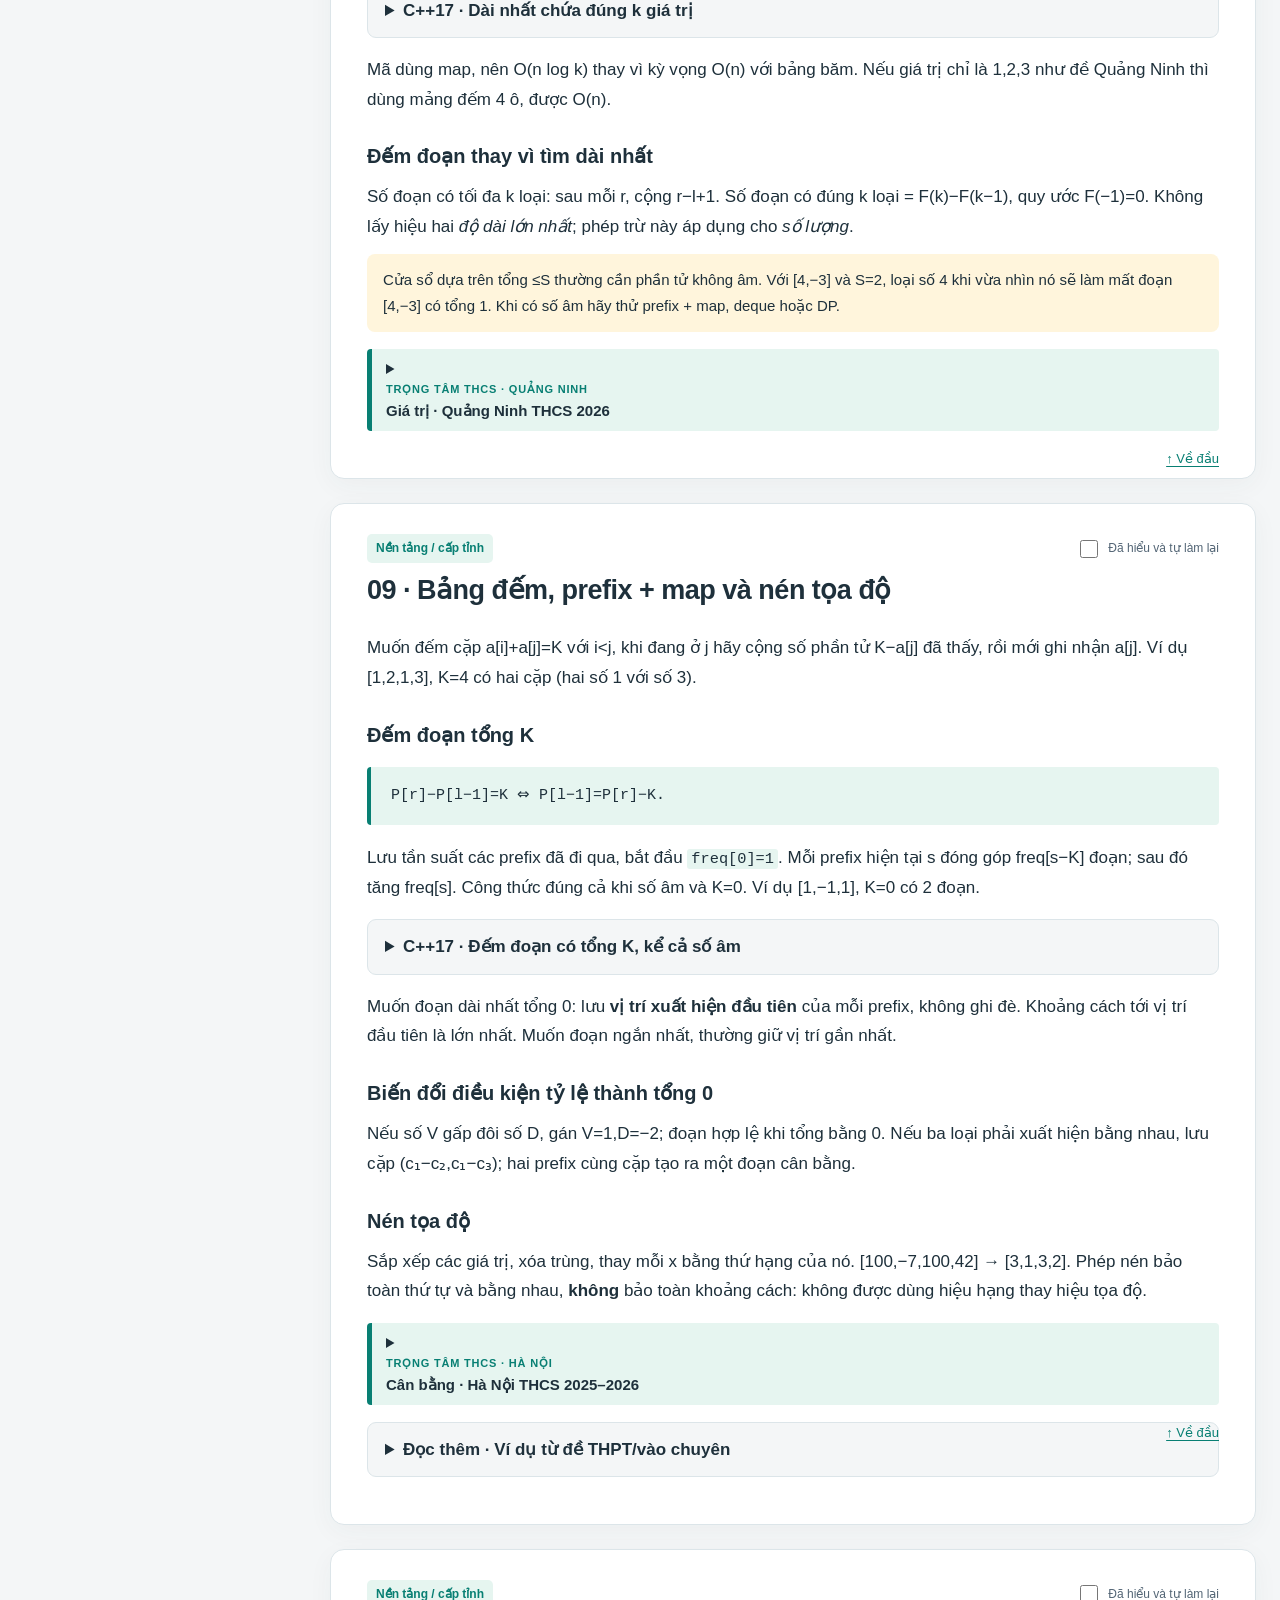
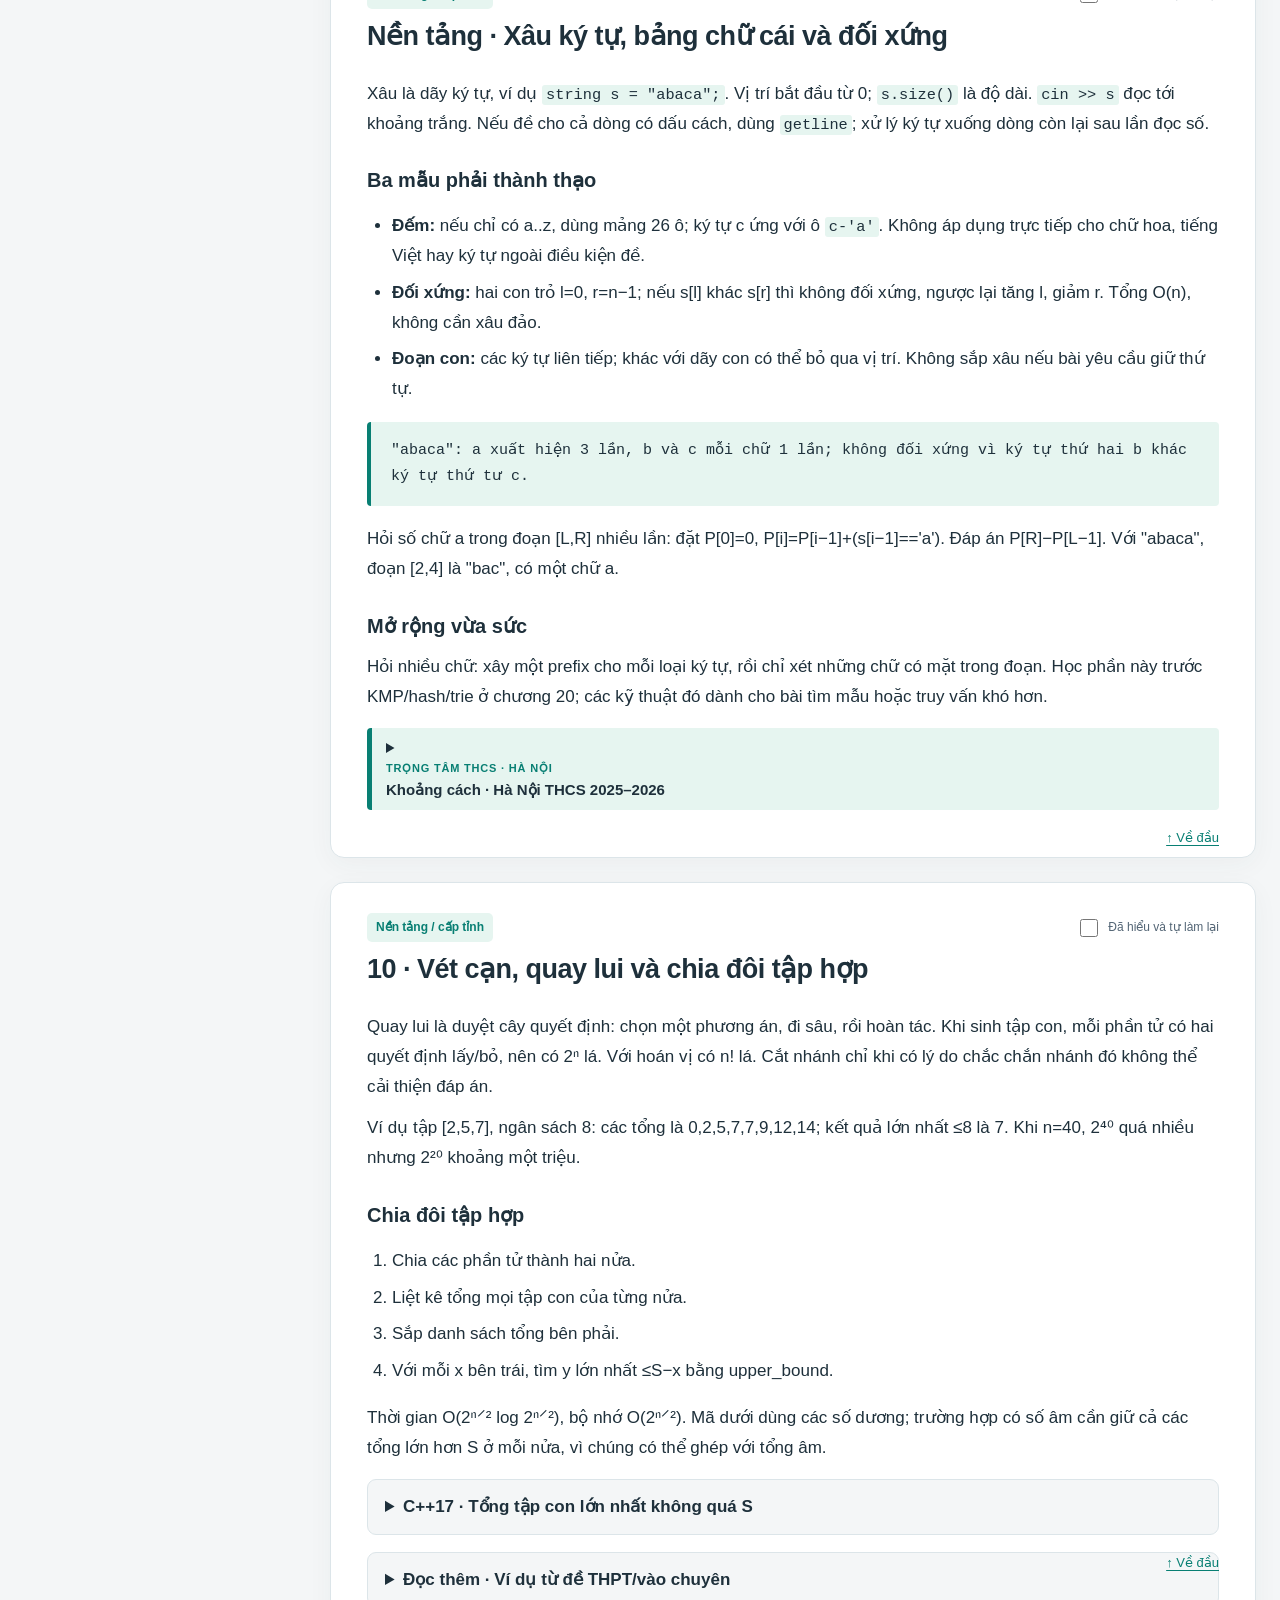
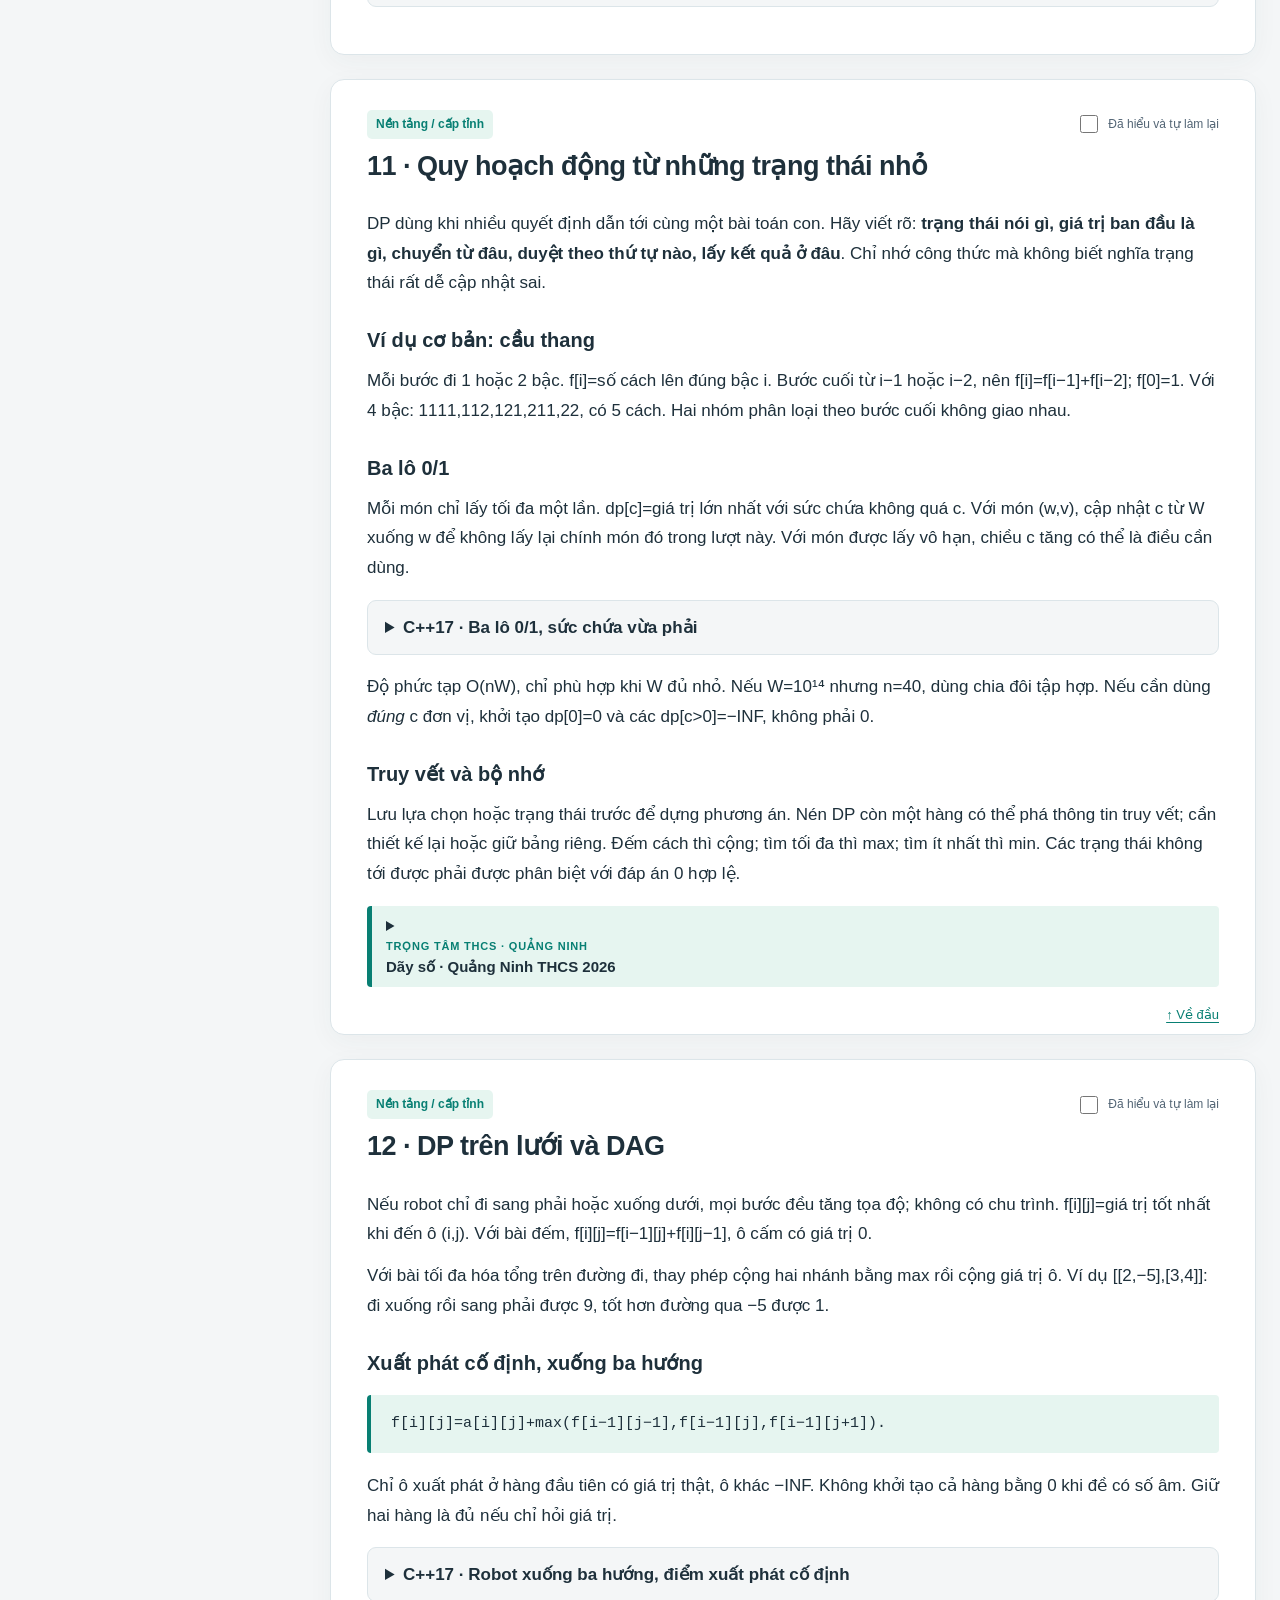
<file: hsg_thpt/index.html>
<!DOCTYPE html>

<html lang="vi"><head><meta charset="utf-8"/><meta content="width=device-width,initial-scale=1" name="viewport"/><meta content="Ôn HSG Tin học THCS: lộ trình từ cơ bản, ưu tiên đề lớp 9 Quảng Ninh và Hà Nội, thuật toán, ví dụ, mã C++17 và PDF đề học sinh." name="description"/><title>Cẩm nang HSG Tin học THCS · Quảng Ninh &amp; Hà Nội</title><style>
:root{--bg:#f4f6f7;--paper:#fff;--ink:#1e303b;--muted:#536575;--line:#dce5e9;--accent:#087f73;--soft:#e6f5f0;--code:#142c3b;--codetext:#e6f0f6;--warn:#fff5dc;--shadow:0 7px 26px #233b4c0b;color-scheme:light}
html[data-theme="dark"]{--bg:#10202a;--paper:#182c37;--ink:#e3edf2;--muted:#acbdc7;--line:#34505e;--accent:#68dac6;--soft:#203e3e;--code:#0c1c25;--codetext:#e2eef5;--warn:#423b25;--shadow:none;color-scheme:dark}
*{box-sizing:border-box}html{scroll-behavior:smooth;scroll-padding-top:24px}body{margin:0;background:var(--bg);color:var(--ink);font-family:"Segoe UI",Arial,sans-serif;font-size:17px;line-height:1.75}a{color:var(--accent);text-underline-offset:3px;overflow-wrap:anywhere}button,input,select{font:inherit}button{cursor:pointer;border:1px solid var(--line);background:var(--paper);color:var(--ink);border-radius:8px;padding:8px 14px;min-height:42px}button:hover{border-color:var(--accent)}button.primary{background:var(--accent);color:var(--paper);font-weight:600}html[data-theme="dark"] button.primary{color:#10202a}input,select{background:var(--paper);color:var(--ink);border:1px solid var(--line);padding:8px 10px;border-radius:7px;max-width:100%}input[type="search"]{width:100%;min-width:0}input[type="number"]{width:86px}input[type="checkbox"]{width:18px;height:18px;accent-color:var(--accent)}:focus-visible{outline:3px solid var(--accent);outline-offset:3px}[hidden]{display:none!important}.skip{position:absolute;top:-80px}.skip:focus{top:0;background:var(--paper);padding:12px;z-index:10}.shell{max-width:1460px;margin:auto;display:grid;grid-template-columns:278px minmax(0,1fr);gap:28px;padding:24px}aside{position:sticky;top:20px;height:calc(100vh - 40px);overflow:auto;padding:15px 14px 20px 0;font-size:14px;line-height:1.5}.brand{font-size:19px;font-weight:800;letter-spacing:-.5px}.brand small{display:block;color:var(--muted);font-weight:400;font-size:13px;margin-top:5px}.sidebar-controls{display:flex;gap:8px;margin:16px 0}.sidebar-controls button{font-size:13px;padding:5px 9px}nav{margin-top:18px}nav a{display:block;text-decoration:none;color:var(--muted);padding:7px 10px;border-left:2px solid var(--line);overflow-wrap:break-word}nav a:hover,nav a.active{color:var(--accent);border-color:var(--accent);background:var(--soft)}.progress-wrap{margin:14px 0 7px}.progress-wrap progress{width:100%;height:8px;accent-color:var(--accent)}main{min-width:0}.hero{background:var(--code);color:var(--codetext);padding:42px 44px;border-radius:18px;position:relative;overflow:hidden}.eyebrow{font-size:13px;letter-spacing:2px;text-transform:uppercase;color:#8ae1d1;font-weight:700}.hero h1{font-size:clamp(30px,4vw,46px);line-height:1.18;margin:16px 0 20px;font-weight:800;letter-spacing:-1.1px;max-width:700px}.hero p{max-width:700px;color:#cadae4;margin:0 0 22px}.hero a{color:#a7f0dd}.hero-stats{display:flex;flex-wrap:wrap;gap:12px 30px;border-top:1px solid #63808e66;padding-top:20px}.hero-stats strong{font-size:25px;display:block;color:#fff;line-height:1.2}.hero-stats span{font-size:13px;color:#cadae4}.scope{padding:20px 24px;border:1px solid var(--line);border-radius:12px;background:var(--paper);font-size:14px;margin-top:20px}.scope p{margin:7px 0}.toolbar{display:grid;grid-template-columns:minmax(0,1fr) 190px;gap:12px;margin:22px 0 4px}.search-label{display:block;font-size:13px;color:var(--muted);margin-bottom:4px}.status{font-size:13px;color:var(--muted);margin:5px 0 18px}.lesson,.section{background:var(--paper);padding:30px 36px;margin:24px 0;border:1px solid var(--line);border-radius:14px;box-shadow:var(--shadow);overflow-wrap:break-word}.lesson{scroll-margin-top:20px}.lesson h2,.section h2{font-size:27px;letter-spacing:-.5px;line-height:1.3;margin:10px 0 25px}.lesson h3,.section h3{font-size:20px;margin:28px 0 10px;line-height:1.4}.lesson h4{margin:0 0 15px}.lesson p{margin:12px 0}.lesson ul,.lesson ol{padding-left:25px}.lesson li{margin:7px 0}.lesson-top{display:flex;justify-content:space-between;align-items:center;gap:12px;flex-wrap:wrap;font-size:12px;color:var(--muted)}.badge{background:var(--soft);color:var(--accent);padding:4px 9px;border-radius:5px;font-weight:600}.done-label{display:flex;align-items:center;gap:7px;cursor:pointer}.formula{padding:16px 20px;border-left:4px solid var(--accent);background:var(--soft);border-radius:4px;margin:18px 0;font-family:Consolas,"Segoe UI",monospace;font-size:15px;overflow-wrap:anywhere}.warning{padding:13px 16px;background:var(--warn);border-radius:8px;font-size:15px}code{font-family:Consolas,"Cascadia Mono",monospace;font-size:.9em;background:var(--soft);padding:1px 4px;border-radius:3px}pre{max-width:100%;overflow:auto;background:var(--code);color:var(--codetext);padding:18px;border-radius:8px;line-height:1.55;font-size:13.5px;tab-size:4;white-space:pre}pre code{background:none;padding:0;color:inherit;font-size:inherit}.table-wrap{overflow:auto;margin:18px 0}table{border-collapse:collapse;width:100%;font-size:14px;line-height:1.6}th{text-align:left;background:var(--soft);font-weight:650}td,th{padding:11px 12px;border-bottom:1px solid var(--line);vertical-align:top}details{margin:17px 0}summary{cursor:pointer;line-height:1.6;font-weight:600}summary:hover{color:var(--accent)}.code{border:1px solid var(--line);border-radius:9px;padding:13px 17px;background:var(--bg)}.code p{font-size:13px;color:var(--muted)}.copy{font-size:13px;min-height:34px;padding:4px 12px}.io{display:grid;grid-template-columns:1fr 1fr;gap:12px;min-width:0}.io>div{min-width:0}.io b{font-size:13px}.io pre{margin-top:5px}.exam-case{border-left:3px solid var(--accent);padding:8px 14px;background:var(--soft);border-radius:4px}.exam-case summary{font-size:15px}.exam-case summary span{font-size:11px;text-transform:uppercase;display:block;color:var(--muted);letter-spacing:.8px}.casebody{font-size:15px}.source{font-size:12px!important;color:var(--muted)}.lab{margin:22px 0;padding:20px;background:var(--bg);border:1px solid var(--line);border-radius:10px}.lab label{font-size:13px}.lab input:not([type="number"]){width:100%}.controls{display:flex;gap:10px;flex-wrap:wrap;align-items:end;margin:14px 0}.controls label{display:flex;flex-direction:column;gap:4px}.array-row{display:flex;gap:6px;flex-wrap:wrap;margin:12px 0}.array-cell{min-width:43px;text-align:center;border:1px solid var(--line);border-radius:5px;background:var(--paper);padding:5px 7px;font-family:Consolas,monospace}.array-cell.selected{background:var(--accent);color:var(--paper)}html[data-theme="dark"] .array-cell.selected{color:#10202a}.lab-output{font-size:14px}.library-controls{display:grid;grid-template-columns:minmax(0,1fr) 160px 150px;gap:10px;margin:16px 0}.library td:first-child{width:55%}.library td{font-size:13px}.library td small{display:block;color:var(--muted);font-size:11px}.library .blocked{color:var(--muted)}.pagination{display:flex;align-items:center;gap:10px;flex-wrap:wrap;margin-top:12px}.pagination button{font-size:13px}.quiz-options{display:grid;gap:8px;margin:14px 0}.quiz-options button{text-align:left;line-height:1.5}.quiz-options .chosen{border-color:var(--accent);background:var(--soft)}.quiz-feedback{font-size:15px;padding:15px;background:var(--soft);border-radius:8px}.path-list li{padding:10px 0;border-bottom:1px solid var(--line)}footer{font-size:13px;color:var(--muted);padding:20px 0 40px}.mini{font-size:13px;color:var(--muted)}.top-link{float:right;font-size:13px}#no-results{padding:25px;background:var(--paper)}
@media(max-width:1000px){.shell{grid-template-columns:215px minmax(0,1fr);gap:18px;padding:16px}.lesson,.section{padding:25px}.hero{padding:30px}aside{font-size:12px}.toolbar{grid-template-columns:1fr}.library-controls{grid-template-columns:1fr 1fr}.library-controls input{grid-column:1/-1}}
@media(max-width:720px){body{font-size:16px}.shell{display:block;padding:12px}aside{position:static;height:auto;padding:4px 0 12px;overflow:visible}nav{display:none}aside.nav-open nav{display:block;max-height:380px;overflow:auto}.brand small{font-size:12px}.sidebar-controls{margin:10px 0}.progress-wrap{max-width:300px}.hero{padding:26px 22px;border-radius:12px}.hero h1{font-size:34px}.hero-stats{gap:12px 23px}.hero-stats strong{font-size:23px}.lesson,.section{padding:24px 18px;margin:18px 0;border-radius:10px}.lesson h2,.section h2{font-size:24px}.lesson h3{font-size:19px}.scope{padding:16px}.io{grid-template-columns:1fr}.library-controls{grid-template-columns:1fr}.library-controls input{grid-column:auto}.library th,.library td{padding:9px 7px}.table-wrap table{min-width:420px}.library table{min-width:0}.library td:first-child{width:auto}.library th:nth-child(2),.library td:nth-child(2){display:none}.lab{padding:15px}.array-cell{min-width:36px}pre{font-size:12px;padding:13px}.toolbar input{font-size:16px}}
@media print{html{scroll-behavior:auto}body{background:#fff;color:#111;font-size:10pt;line-height:1.5}.shell{display:block;padding:0;max-width:none}aside,.toolbar,.status,.done-label,.copy,.sidebar-controls,.lab button,.quiz-options,#quiz-controls,.pagination,.library-controls,footer{display:none!important}.hero{background:#fff;color:#111;padding:0;border-radius:0}.hero p,.hero-stats span,.hero-stats strong,.hero a,.eyebrow{color:#111}.hero h1{font-size:30pt}.hero-stats{border-color:#ccc}.lesson,.section{box-shadow:none;border:0;border-radius:0;padding:15px 0;margin:0;break-before:page}.lesson[hidden]{display:block!important}.lesson h2{font-size:19pt}.lesson h3{font-size:13pt}a{color:#111}.table-wrap{overflow:visible}table{font-size:9pt}.formula,.warning,.exam-case,.lab{background:#f4f4f4}pre{background:#f4f4f4;color:#111;white-space:pre-wrap;overflow:visible;font-size:8pt;break-inside:avoid}.io{grid-template-columns:1fr 1fr}.code{border-color:#bbb;background:#fff}summary{list-style:none}.scope{border:1px solid #aaa}.library td:nth-child(2),.library th:nth-child(2){display:table-cell}.top-link{display:none}details{break-inside:auto}#no-results{display:none}details>summary{margin-bottom:8px}}

.focus-section{border-top:4px solid var(--accent)}.focus-section h2{margin-bottom:12px}
.focus-grid{display:grid;grid-template-columns:1fr 1fr;gap:24px;margin-top:22px}
.focus-province{min-width:0;border-top:1px solid var(--line);padding-top:14px}
.focus-province h3{font-size:25px;margin:0 0 8px}.focus-province ul{padding-left:20px;font-size:14px}
.focus-province li{margin:12px 0}.focus-province li small{display:block;color:var(--muted);font-size:12px}
.focus-actions{display:flex;flex-wrap:wrap;gap:10px;margin-top:18px}.focus-actions a{font-size:14px}
.focus-flag{display:block;color:var(--accent)!important;font-weight:700;letter-spacing:.3px}
.priority-case{border-left-width:5px}.priority-case summary>span{color:var(--accent);font-weight:700}
.focus-note{font-size:14px!important}.focus-route{font-size:14px;line-height:1.8}
.library-controls{grid-template-columns:minmax(0,1fr) 145px 135px 145px}
.priority-row td:first-child{border-left:3px solid var(--accent)}
@media(max-width:1100px){.library-controls{grid-template-columns:1fr 1fr}.library-controls>label:first-child{grid-column:1/-1}}
@media(max-width:720px){.focus-grid{grid-template-columns:1fr;gap:18px}.focus-section h2{font-size:26px}.library-controls{grid-template-columns:1fr}.library-controls>label:first-child{grid-column:auto}}
@media print{.focus-grid{grid-template-columns:1fr 1fr}.focus-section{break-before:auto}.focus-section button{display:none}}
</style><link href="https://anhvunav.id.vn/hsg_thpt/" rel="canonical"/></head><body id="top"><a class="skip" href="#noi-dung">Đến nội dung</a><div class="shell"><aside><div class="brand">HSG TIN HỌC<small>THCS · Quảng Ninh &amp; Hà Nội · C++17</small></div><div class="sidebar-controls"><button aria-expanded="false" id="nav-btn" type="button">Mục lục</button><button id="theme-btn" type="button">Sáng / tối</button><button id="print-btn" type="button">In</button></div><div class="progress-wrap"><label for="progress" id="progress-label">0/28 chuyên đề</label><progress id="progress" max="28" value="0"></progress></div><nav aria-label="Mục lục"><a href="#trong-tam">Trọng tâm · Quảng Ninh &amp; Hà Nội</a><a href="#bat-dau">01 · Cách học và chọn thuật toán</a><a href="#nhap-mon">Nền tảng · C++ từ đầu cho học sinh THCS</a><a href="#cpp">02 · C++17, nhập xuất và an toàn số</a><a href="#mo-phong">03 · Mô phỏng, chu kỳ và xử lý chữ số</a><a href="#so-hoc">04 · Ước, nguyên tố, GCD và lũy thừa</a><a href="#prefix">05 · Tổng tiền tố, mảng hiệu và ma trận</a><a href="#sap-xep">06 · Sắp xếp, tham lam và chứng minh</a><a href="#nhi-phan">07 · Tìm kiếm nhị phân và nhị phân đáp án</a><a href="#cua-so">08 · Hai con trỏ và cửa sổ trượt</a><a href="#bam">09 · Bảng đếm, prefix + map và nén tọa độ</a><a href="#xau-co-ban">Nền tảng · Xâu ký tự, bảng chữ cái và đối xứng</a><a href="#quay-lui">10 · Vét cạn, quay lui và chia đôi tập hợp</a><a href="#dp">11 · Quy hoạch động từ những trạng thái nhỏ</a><a href="#dp-luoi">12 · DP trên lưới và DAG</a><a href="#lis-lcs">13 · LIS, LCS và hiểu đúng “dãy con”</a><a href="#don-dieu">14 · Stack, deque đơn điệu và nhảy nhanh</a><a href="#truy-van">15 · Fenwick, segment tree và truy vấn đoạn</a><a href="#bfs">16 · Đồ thị, DFS, BFS và vùng liên thông</a><a href="#duong-di">17 · Dijkstra, Floyd và đường đi minimax</a><a href="#dsu">18 · DSU, cây khung nhỏ nhất và ngưỡng kết nối</a><a href="#cay">19 · Cây, Euler tour, LCA và DP trên cây</a><a href="#xau">20 · KMP, Z, hash, trie và xâu đối xứng</a><a href="#dp-nangcao">21 · DP đoạn, bitmask, chữ số và tối ưu</a><a href="#tohop">22 · Tổ hợp, đếm bù và bao hàm–loại trừ</a><a href="#hinhhoc">23 · Hình học, tọa độ và quét sự kiện</a><a href="#lythuyet">24 · Kiến thức trắc nghiệm THPT</a><a href="#python">25 · Đọc hiểu Python và so sánh C++</a><a href="#kiem-thu">26 · Kiểm thử, lấy điểm và thi thật</a><a href="#bang-nhan-dang">27 · Bảng nhận dạng nhanh</a><a href="#luyen-tap">Luyện đề THCS theo chặng</a><a href="#casebook">Ví dụ THCS &amp; phần đọc thêm</a><a href="#quiz">30 · Tự kiểm tra</a><a href="#thu-vien">Kho đề · mặc định THCS</a></nav></aside><main id="noi-dung"><header class="hero"><div class="eyebrow">HSG Tin học THCS · Ưu tiên Quảng Ninh &amp; Hà Nội</div><h1>Học chắc nền.<br/>Luyện đúng đề THCS.</h1><p>Dành cho học sinh THCS ôn HSG Tin học, đặc biệt lớp 9. Học từ tính toán, số học, mảng và xâu, rồi luyện các bài tối ưu trong đề Quảng Ninh, Hà Nội và các tỉnh.</p><p class="focus-note"><a href="#trong-tam">Vào lộ trình Quảng Ninh &amp; Hà Nội →</a></p><div class="hero-stats"><div><strong>28</strong><span>chuyên đề, có phần mở rộng</span></div><div><strong>41</strong><span>mục minh họa từ đề thi</span></div><div><strong>22</strong><span>chương trình C++17</span></div><div><strong>40</strong><span>PDF đề THCS riêng</span></div></div></header><section aria-labelledby="focus-heading" class="section focus-section" id="trong-tam"><span class="badge">Trọng tâm THCS · Lớp 9</span><h2 id="focus-heading">Quảng Ninh &amp; Hà Nội</h2><p>Ôn HSG Tin học THCS từ bài tính toán, số học, mảng và xâu đến bài tối ưu. Tự làm bài dễ trước, sau đó học các kỹ thuật cần cho bài khó trong cùng đề.</p><div class="focus-grid"><div class="focus-province"><h3>Quảng Ninh</h3><p class="mini">5 tệp PDF THCS, gồm một bản trùng đề 2026.</p><ul><li><a href="De_thi_HSG/De_giao_hoc_sinh/THCS/Khac/VND_G9_005_De_thi_chon_hoc_sinh_gioi_cap_tinh_Tin_hoc_THCS_nam_2026_so_GD_DT_Quang_Ninh.pdf" rel="noopener" target="_blank">HSG THCS Quảng Ninh 2026</a><small>Cấp tỉnh · PDF đề học sinh</small></li><li><a href="De_thi_HSG/De_giao_hoc_sinh/THCS/Khac/VND_G9_014_De_thi_chon_hoc_sinh_gioi_cap_tinh_Tin_hoc_THCS_nam_2025_so_GD_DT_Quang_Ninh.pdf" rel="noopener" target="_blank">HSG THCS Quảng Ninh 2025 · Bảng A, B</a><small>Cấp tỉnh · PDF đề học sinh</small></li><li><a href="De_thi_HSG/De_giao_hoc_sinh/THCS/2023-2024/PIEQ_THCS_020_HSG_Tin_hoc_lop_9_Quang_Ninh_2023_2024.pdf" rel="noopener" target="_blank">HSG THCS Quảng Ninh 2024</a><small>Cấp tỉnh · PDF đề học sinh</small></li><li><a href="De_thi_HSG/De_giao_hoc_sinh/THCS/2022-2023/PIEQ_THCS_019_HSG_Tin_hoc_lop_9_Quang_Ninh_2022_2023.pdf" rel="noopener" target="_blank">HSG THCS Quảng Ninh 2023 · Bảng A</a><small>Cấp tỉnh · PDF đề học sinh</small></li></ul><p class="focus-route"><b>Học trước:</b> <a href="#case-qn-tiencong">Tiền công</a> → <a href="#case-qn-val">Giá trị</a> → <a href="#case-qn-arr">Dãy số</a>.<br/>Mô phỏng → cửa sổ trượt → DP hai ngân sách (học sau).</p><button data-focus-province="Quảng Ninh" type="button">Lọc PDF THCS Quảng Ninh</button></div><div class="focus-province"><h3>Hà Nội</h3><p class="mini">18 PDF lớp 9 nhiều năm; đề 2025–2026 đọc tại nguồn.</p><ul><li><a href="https://bumbii.tech/hoc-sinh-gioi/thcs/2025-2026/ha-noi/" rel="noopener" target="_blank">HSG lớp 9 Hà Nội 2025–2026</a><small>Cấp thành phố · Chưa có PDF trong kho · Đọc tại nguồn</small></li><li><a href="De_thi_HSG/De_giao_hoc_sinh/THCS/2024-2025/PIEQ_THCS_018_HSG_Tin_hoc_lop_9_Ha_Noi_2024_2025.pdf" rel="noopener" target="_blank">HSG lớp 9 Hà Nội 2024–2025</a><small>Cấp thành phố · PDF đề học sinh</small></li><li><a href="De_thi_HSG/De_giao_hoc_sinh/THCS/2023-2024/PIEQ_THCS_017_HSG_Tin_hoc_lop_9_Ha_Noi_2023_2024.pdf" rel="noopener" target="_blank">HSG lớp 9 Hà Nội 2023–2024</a><small>Cấp thành phố · PDF đề học sinh</small></li><li><a href="De_thi_HSG/De_giao_hoc_sinh/THCS/2022-2023/PIEQ_THCS_016_HSG_Tin_hoc_lop_9_Ha_Noi_2022_2023.pdf" rel="noopener" target="_blank">HSG lớp 9 Hà Nội 2022–2023</a><small>Cấp thành phố · PDF đề học sinh</small></li></ul><p class="focus-route"><b>Học trước:</b> <a href="#case-hn9-choxuan">Chợ xuân</a> → <a href="#case-hn9-canbang">Cân bằng</a> → <a href="#case-hn9-khoangcach">Khoảng cách</a>.<br/>Tính toán, điều kiện → tập hợp → prefix ký tự.</p><button data-focus-province="Hà Nội" type="button">Lọc PDF THCS Hà Nội</button></div></div><p class="focus-actions"><a href="De_thi_HSG/index.html">Mở danh mục THCS</a><a download="" href="Bo_de_THCS_giao_hoc_sinh.zip">Tải riêng bộ đề THCS</a></p><p class="mini">Thứ tự học do tài liệu gợi ý. Đề cũ có thể ghi Pascal; ngôn ngữ, cấu trúc và thời gian thi hiện tại cần theo thông báo của kỳ thi em tham dự.</p></section><div class="scope"><b>Cách học bản THCS</b><p>Mặc định hiện các chuyên đề THCS nên học trước và chỉ lọc đề THCS trong thư viện. Tự giải ví dụ nhỏ trước khi mở mã mẫu; đánh dấu nội dung đã hiểu để lưu tiến độ.</p><p><a href="De_thi_HSG/index.html">Chọn đề THCS giao học sinh</a> · <a download="" href="Bo_de_THCS_giao_hoc_sinh.zip">Tải riêng bộ đề THCS</a></p><p>Chọn “Toàn bộ tài liệu” hoặc đổi cấp học khi muốn đọc thêm phần THPT. Tệp Drive của 248 mục Techacademy chưa đọc/tải được; thư viện ghi rõ trạng thái.</p></div><div class="toolbar"><label><span class="search-label">Tìm trong 28 chuyên đề — chấp nhận không dấu</span><input id="lesson-search" placeholder="Ví dụ: số âm, nhị phân, SQL, Fenwick..." type="search"/></label><label><span class="search-label">Mức kiến thức</span><select id="lesson-level"><option selected="" value="thcs">THCS · Học trước</option><option value="">Toàn bộ tài liệu</option><option value="core">Nền tảng / cấp tỉnh</option><option value="advanced">Mở rộng nâng cao</option><option value="theory">Đọc thêm lý thuyết</option></select></label></div><div aria-live="polite" class="status" id="lesson-result"></div><p hidden="" id="no-results">Không tìm thấy chuyên đề. Thử từ khóa ngắn hơn.</p><article class="lesson" data-level="core" data-tags="lộ trình nhận dạng ràng buộc độ phức tạp subtask" data-track="thcs" id="bat-dau"><div class="lesson-top"><span class="badge">Nền tảng / cấp tỉnh</span><label class="done-label"><input class="done" data-lesson="bat-dau" type="checkbox"/> Đã hiểu và tự làm lại</label></div><h2>01 · Cách học và chọn thuật toán</h2>
<p>Học theo vòng lặp: <b>hiểu một ví dụ nhỏ → tự viết lời giải chậm → tìm phần bị lặp → tối ưu → tự kiểm chứng</b>. Trước khi nhìn mã mẫu, hãy mô tả bằng lời điều chương trình đang lưu và tại sao cập nhật như vậy.</p>
<h3>Bốn câu hỏi trước khi viết mã</h3><ol><li>Cần tìm một giá trị, đếm số cách, hay in cả phương án?</li><li>Đối tượng là đoạn <em>liên tiếp</em>, dãy con giữ thứ tự, hay tập con tùy ý?</li><li>Giới hạn lớn nhất của n, giá trị phần tử, số truy vấn, tổng n qua các test là bao nhiêu?</li><li>Có điều kiện đặc biệt: số không âm, dữ liệu đã sắp, đồ thị là cây, trọng số 0/1?</li></ol>
<div class="table-wrap"><table><thead><tr><th>Dấu hiệu</th><th>Hướng thử</th><th>Phải kiểm tra</th></tr></thead><tbody>
<tr><td>n khoảng 20</td><td>Vét cạn 2ⁿ, quay lui, DP bitmask</td><td>Không nhân thêm n² một cách tùy tiện</td></tr>
<tr><td>n khoảng 40, giá trị tổng rất lớn</td><td>Chia đôi tập hợp</td><td>2ⁿ quá lớn; DP theo tổng cũng quá lớn</td></tr>
<tr><td>n vài trăm</td><td>DP O(n³), Floyd</td><td>400³ ≈ 64 triệu vòng, còn phụ thuộc thao tác</td></tr>
<tr><td>n vài nghìn</td><td>O(n²), LCS</td><td>Bảng n² có vừa bộ nhớ?</td></tr>
<tr><td>n khoảng 10⁵–10⁶</td><td>O(n), O(n log n)</td><td>Tổng nhiều test, hằng số, nhập xuất</td></tr>
<tr><td>Nhiều tổng đoạn, không cập nhật</td><td>Prefix sum</td><td>Chỉ số và kiểu số</td></tr>
<tr><td>Đáp án có tính đúng/sai đơn điệu</td><td>Nhị phân đáp án + hàm kiểm tra</td><td>Chứng minh tính đơn điệu</td></tr>
<tr><td>Đường đi ít cạnh nhất</td><td>BFS</td><td>Mỗi cạnh có cùng chi phí</td></tr>
<tr><td>Tối ưu với quyết định nối tiếp</td><td>Quy hoạch động</td><td>Trạng thái đủ thông tin, thứ tự cập nhật đúng</td></tr></tbody></table></div>
<p class="warning">Bảng này là ước lượng để chọn hướng suy nghĩ, không phải cam kết về thời gian chạy. 10⁸ phép toán có thể quá chậm; bản Python thường cần giảm mạnh số vòng lặp so với C++.</p>
<h3>Lộ trình THCS trong 6 tuần</h3><ol><li>Tuần 1: nhập môn C++, chương 02–04; biến, điều kiện, vòng lặp, chữ số, ước và nguyên tố.</li><li>Tuần 2: mảng, xâu cơ bản, chương 05–06 và 09; tổng tiền tố, bảng đếm, sắp xếp.</li><li>Tuần 3: chương 07–08 và 10; nhị phân, hai con trỏ, vét cạn. Tự giải chậm trước khi tối ưu.</li><li>Tuần 4: chương 11–13; DP một chiều, ba lô, đường đi trên lưới, dãy con.</li><li>Tuần 5: luyện đề THCS Quảng Ninh và Hà Nội; chọn thêm BFS cơ bản, deque hoặc truy vấn khi bài đang học cần tới.</li><li>Tuần 6: thi thử đúng thời gian ghi trên từng đề, sửa lỗi và tự làm lại bài chưa trọn vẹn.</li></ol><p>Nếu mới học, kéo dài từng chặng đến khi tự viết được mã. Nếu chỉ còn 7 ngày, ôn bài đã biết, tập chắc bài tính toán/mảng/xâu, làm 2–3 đề THCS phù hợp rồi chữa kỹ; không cố học hết phần mở rộng.</p><p><a class="top-link" href="#top">↑ Về đầu</a></p></article><article class="lesson" data-level="core" data-tags="biến điều kiện vòng lặp hàm mảng nhập môn cin cout for while if" data-track="thcs" id="nhap-mon"><div class="lesson-top"><span class="badge">Nền tảng / cấp tỉnh</span><label class="done-label"><input class="done" data-lesson="nhap-mon" type="checkbox"/> Đã hiểu và tự làm lại</label></div><h2>Nền tảng · C++ từ đầu cho học sinh THCS</h2>
<p><b>Học phần này trước chương 02 nếu em mới bắt đầu.</b> Một chương trình thi thường có ba việc: đọc dữ liệu → xử lý → in đúng kết quả. Lấy giấy tính thử một bộ dữ liệu nhỏ trước khi viết mã.</p>
<h3>Biến, phép toán và điều kiện</h3><p><code>long long n;</code> khai báo biến số nguyên; <code>cin &gt;&gt; n;</code> đọc vào; <code>cout &lt;&lt; n;</code> in ra. Dấu <code>=</code> gán giá trị, <code>==</code> so sánh bằng, <code>!=</code> khác; <code>&amp;&amp;</code> là “và”, <code>||</code> là “hoặc”. Hai số nguyên chia nhau bỏ phần lẻ: <code>7/3=2</code>, <code>7%3=1</code>.</p>
<div class="formula">Chia kẹo: 17 viên chia cho 5 bạn → mỗi bạn 17/5 = 3 viên, dư 17%5 = 2 viên.</div>
<pre><code>if (n % 2 == 0) cout &lt;&lt; "CHAN";
else cout &lt;&lt; "LE";</code></pre>
<p>Đây là đoạn mã minh họa, đặt bên trong <code>main</code>. Không ghi các chữ CHAN/LE nếu đề yêu cầu cách xuất khác.</p>
<h3>Vòng lặp và mảng</h3><pre><code>long long sum = 0;
for (int i = 0; i &lt; n; ++i) {
    long long x; cin &gt;&gt; x;
    sum += x;
}
cout &lt;&lt; sum;</code></pre>
<p>Với dữ liệu 4 số <code>3 -2 5 1</code>, giá trị sum lần lượt là <code>3, 1, 6, 7</code>. Nếu chỉ hỏi tổng, không cần lưu cả dãy. Nếu cần dùng lại, lưu bằng <code>vector&lt;long long&gt; a(n)</code>, chỉ số hợp lệ từ 0 đến n−1.</p>
<p><code>while (x &gt; 0)</code> lặp khi điều kiện còn đúng; phải cập nhật x để vòng lặp kết thúc. Khi tách chữ số, dùng <code>x%10</code> để lấy chữ số cuối và <code>x/=10</code> để bỏ nó. Riêng số 0 có một chữ số 0.</p>
<h3>Hàm và cách tự học</h3><pre><code>bool chan(long long x) {
    return x % 2 == 0;
}</code></pre><p>Hàm nhận đầu vào và trả kết quả; dùng để tách một công việc nhỏ như kiểm tra nguyên tố hay tính GCD. Mỗi ngày tự làm 3 bài: tính tổng, đếm phần tử thỏa điều kiện, tìm lớn nhất. Thử n=1, dãy toàn số âm, toàn số bằng nhau và giá trị lớn. Tìm max của dãy toàn âm phải khởi tạo bằng phần tử đầu, không khởi tạo bằng 0.</p>
<p><b>Tự kiểm tra:</b> dãy <code>−4, −1, −7</code> có tổng −12, lớn nhất −1 và đúng một số chẵn. Nếu chương trình ra kết quả khác, kiểm tra khởi tạo và dấu so sánh trước.</p>
<p><a class="top-link" href="#top">↑ Về đầu</a></p></article><article class="lesson" data-level="core" data-tags="C++ long long overflow file input output STL Python" data-track="thcs" id="cpp"><div class="lesson-top"><span class="badge">Nền tảng / cấp tỉnh</span><label class="done-label"><input class="done" data-lesson="cpp" type="checkbox"/> Đã hiểu và tự làm lại</label></div><h2>02 · C++17, nhập xuất và an toàn số</h2>
<p><code>int</code> thường là số nguyên 32 bit (khoảng ±2,1×10⁹); <code>long long</code> ít nhất 64 bit, thường tới khoảng 9,22×10¹⁸. Tổng 10⁵ phần tử cỡ 10⁹ cần <code>long long</code>. Số cặp có thể là n(n−1)/2, dù mỗi phần tử chỉ bằng 0 hoặc 1.</p>
<div class="formula">1LL * n * (n - 1) / 2</div>
<p>Phải nâng kiểu <em>trước</em> phép nhân. <code>long long x = a*b;</code> vẫn có thể tràn nếu a,b là int. Nếu tích có thể vượt 64 bit, GNU C++ có <code>__int128</code> (không thuộc chuẩn C++17); hoặc so sánh bằng phép chia khi các số dương.</p>
<h3>Bộ công cụ cần thuộc</h3><ul><li><code>vector&lt;T&gt;</code>: mảng động, truy cập O(1). <code>push_back</code> trung bình khấu hao O(1).</li><li><code>sort</code>: O(n log n). <code>lower_bound</code>: vị trí đầu ≥ x; <code>upper_bound</code>: vị trí đầu &gt; x, trên vùng đã sắp.</li><li><code>queue</code> cho BFS; <code>stack</code> cho ngoặc và phần tử gần nhất; <code>deque</code> cho cửa sổ cực trị.</li><li><code>map/set</code>: O(log n). <code>unordered_map</code>: kỳ vọng O(1), có trường hợp xấu; dùng <code>reserve</code> cho lượng phần tử biết trước.</li></ul>
<h3>Quy ước mã trong tài liệu</h3><p>Các mã dùng stdin/stdout để dễ thử. Nếu đề yêu cầu tệp, thêm <code>freopen("TEN.INP","r",stdin); freopen("TEN.OUT","w",stdout);</code> trước phần đọc. Tên tệp, chữ hoa/thường và ngôn ngữ được phép phải theo chính đề. Không in “Nhap n”, lời giải thích hay đơn vị nếu đề không yêu cầu.</p>
<p>Dùng <code>ios::sync_with_stdio(false); cin.tie(nullptr);</code> khi đọc nhiều dữ liệu; dùng <code>'\n'</code> thay cho <code>endl</code> khi không cần flush. Tránh trộn scanf/printf và cin/cout sau khi tắt đồng bộ.</p>
<h3>Lỗi hay gặp</h3><ul><li><code>vector&lt;int&gt; a(n)</code> có chỉ số 0..n−1; dùng 1..n thì cấp n+1.</li><li>Sau <code>cin &gt;&gt; n;</code>, gọi <code>getline(cin &gt;&gt; ws, s)</code> nếu muốn bỏ khoảng trắng đầu. Nếu khoảng trắng đầu có ý nghĩa, phải xử lý dấu xuống dòng riêng.</li><li>Khởi tạo đáp án lớn nhất bằng phần tử thật hoặc −INF khi có số âm, không mặc định bằng 0.</li><li>Số tự nhiên có 65 chữ số phải đọc bằng string; tên bài “tính tổng chữ số” không có nghĩa là được dùng long long để chứa đầu vào.</li></ul>
<details class="code"><summary>C++17 · Đọc số rất lớn bằng chuỗi</summary><p>Chương trình hoàn chỉnh, đọc từ bàn phím và ghi ra màn hình.</p><button class="copy" data-code="tong_binh_phuong_chu_so" type="button">Chép mã</button><pre><code id="code-tong_binh_phuong_chu_so">#include &lt;iostream&gt;
#include &lt;vector&gt;
#include &lt;string&gt;
#include &lt;algorithm&gt;
#include &lt;queue&gt;
#include &lt;map&gt;
#include &lt;unordered_map&gt;
#include &lt;set&gt;
#include &lt;numeric&gt;
#include &lt;limits&gt;
#include &lt;tuple&gt;
#include &lt;array&gt;
#include &lt;stack&gt;
#include &lt;deque&gt;
#include &lt;cstdint&gt;
#include &lt;cmath&gt;
#include &lt;functional&gt;
#include &lt;iomanip&gt;
#include &lt;sstream&gt;
using namespace std;
using ll = long long;

int main(){
    ios::sync_with_stdio(false); cin.tie(nullptr);
    string s; cin &gt;&gt; s;
    ll ans=0;
    for(char c:s){ int d=c-'0'; ans+=d*d; }
    cout &lt;&lt; ans &lt;&lt; '\n';
}
</code></pre><div class="io"><div><b>Input mẫu</b><pre>1234
</pre></div><div><b>Output mẫu</b><pre>30
</pre></div></div><a download="" href="Code_mau/tong_binh_phuong_chu_so.cpp">Tải mã .cpp</a></details><details class="exam-case priority-case" id="inline-case-hn9-choxuan-cpp"><summary><span>Trọng tâm THCS · Hà Nội</span> Chợ xuân · Hà Nội THCS 2025–2026</summary><div class="casebody"><p>Tính chi phí 7 ngày bằng <code>7LL*K</code>. Nếu chi phí lớn hơn N, in −1; ngược lại in N−7K. Dùng 64 bit cho tích, dù từng đầu vào chỉ tới 10⁹. O(1).</p><p>Ví dụ tự đặt: N=100, K=12 → 16; N=84 → 0; N=83 → −1. Ba test kiểm tra hai phía và đúng điểm biên.</p><p class="source"><a href="https://bumbii.tech/hoc-sinh-gioi/thcs/2025-2026/ha-noi/" rel="noopener" target="_blank">Đọc đề tại nguồn</a> · Phân tích do tài liệu này biên soạn, không phải đáp án chính thức.</p></div></details><p><a class="top-link" href="#top">↑ Về đầu</a></p><details class="code"><summary>Đọc thêm · Ví dụ từ đề THPT/vào chuyên</summary><details class="exam-case" id="inline-case-bn-chuso-cpp"><summary><span>Bài từ đề thi · THPT</span> Tính tổng · Bắc Ninh 2024–2025</summary><div class="casebody"><p>Đầu vào có thể tới 10⁶⁴. Đọc string, duyệt từng ký tự và cộng bình phương chữ số; O(số chữ số), không cần kiểu số lớn. Với 1234, kết quả 30. Xem mã ở chương 02.</p><p class="source"><a href="De_thi_HSG/De_giao_hoc_sinh/THPT/2024-2025/VND_G12_057_De_thi_chon_HSG_Tin_hoc_12_cap_tinh_nam_2024_2025_so_GD_DT_Bac_Ninh.pdf" rel="noopener" target="_blank">Mở đề PDF</a> · <a href="https://vndethi.com/de-thi-chon-hsg-tin-hoc-12-cap-tinh-nam-2024-2025-so-gddt-bac-ninh/" rel="noopener" target="_blank">Nguồn</a> · Phân tích do tài liệu này biên soạn, không phải đáp án chính thức.</p></div></details></details></article><article class="lesson" data-level="core" data-tags="mô phỏng modulo chu kỳ trạng thái chữ số tách số string" data-track="thcs" id="mo-phong"><div class="lesson-top"><span class="badge">Nền tảng / cấp tỉnh</span><label class="done-label"><input class="done" data-lesson="mo-phong" type="checkbox"/> Đã hiểu và tự làm lại</label></div><h2>03 · Mô phỏng, chu kỳ và xử lý chữ số</h2>
<p>Mô phỏng là làm đúng các thao tác đề quy định. Trạng thái nên ít nhất nhưng đủ dùng: vị trí, thời điểm, số dư, lượng tài nguyên. Nếu hệ thống lặp sau C bước, chỉ cần xét vị trí trong chu kỳ.</p>
<div class="formula">Bắt đầu đếm từ 0: r = t % C. Bắt đầu từ 1: r = (t - 1) % C.</div>
<p>Ví dụ tự tạo: máy bật 3 giây, nghỉ 2 giây, giây 1 bắt đầu bật. Các giây 1,2,3 bật; 4,5 nghỉ; giây 6 lại bật. Với t=8, r=7%5=2 &lt;3 nên bật. Thử ngay các mốc 1,3,4,5,6 để bắt lỗi lệch một.</p>
<h3>Chuỗi có số nguyên xen giữa chữ</h3><p>Duyệt từ trái sang phải, nếu là chữ số thì <code>cur=cur*10+(c-'0')</code>. Khi gặp ký tự khác, kết thúc khối số. Sau vòng lặp nhớ xử lý khối cuối. Phân biệt <b>tổng các chữ số</b> và <b>tổng các số</b>: với <code>a12b3</code>, hai kết quả là 6 và 15.</p>
<p>Nếu khối số có thể quá dài, so sánh số dưới dạng chuỗi: bỏ số 0 đầu, so độ dài rồi so từ điển. Nếu chỉ cần chia dư M, cập nhật <code>rem=(rem*10+d)%M</code>.</p>
<h3>Bài tập tự luyện</h3><p>Viết chương trình xác định màu của đèn có ba trạng thái kéo dài 2,3,4 giây, bắt đầu tại t=0. Tự lập bảng t từ 0 tới 18. Hãy giải thích vì sao t=9 có cùng trạng thái với t=0.</p>
<details class="exam-case priority-case" id="inline-case-qn-tiencong-mo-phong"><summary><span>Trọng tâm THCS · Quảng Ninh</span> Tiền công · Quảng Ninh THCS 2026</summary><div class="casebody"><p>Mỗi tuần có 5 ngày thường và 2 ngày cuối tuần. Cộng d/7 tuần đầy đủ; mô phỏng d%7 ngày còn lại, bắt đầu theo k. Với k=2,d=7,a=2,b=4, tổng là 18. Có thể mô phỏng cả d≤1000.</p><p class="source"><a href="De_thi_HSG/De_giao_hoc_sinh/THCS/Khac/VND_G9_005_De_thi_chon_hoc_sinh_gioi_cap_tinh_Tin_hoc_THCS_nam_2026_so_GD_DT_Quang_Ninh.pdf" rel="noopener" target="_blank">Mở đề PDF</a> · <a href="https://vndethi.com/de-thi-chon-hoc-sinh-gioi-cap-tinh-tin-hoc-thcs-nam-2026-so-gddt-quang-ninh/" rel="noopener" target="_blank">Nguồn</a> · Phân tích do tài liệu này biên soạn, không phải đáp án chính thức.</p></div></details><p><a class="top-link" href="#top">↑ Về đầu</a></p><details class="code"><summary>Đọc thêm · Ví dụ từ đề THPT/vào chuyên</summary><details class="exam-case" id="inline-case-hn-chuky-mo-phong"><summary><span>Bài từ đề thi · THPT</span> Trí tuệ nhân tạo · Hà Nội bảng A, 2025–2026</summary><div class="casebody"><p>Máy chủ bật X giây, nghỉ S giây, bắt đầu từ giây 1. Tính r=(T−1)%(X+S); online khi r&lt;X. O(1). Đặc biệt thử T=X, X+1 và X+S+1.</p><p class="source"><a href="https://bumbii.tech/hoc-sinh-gioi/thpt/2025-2026/ha-noi-bang-a/" rel="noopener" target="_blank">Đọc đề tại nguồn</a> · Phân tích do tài liệu này biên soạn, không phải đáp án chính thức.</p></div></details></details></article><article class="lesson" data-level="core" data-tags="số học gcd lcm nguyên tố sàng SPF ước modulo lũy thừa nhanh" data-track="thcs" id="so-hoc"><div class="lesson-top"><span class="badge">Nền tảng / cấp tỉnh</span><label class="done-label"><input class="done" data-lesson="so-hoc" type="checkbox"/> Đã hiểu và tự làm lại</label></div><h2>04 · Ước, nguyên tố, GCD và lũy thừa</h2>
<p>Số nguyên tố là số nguyên ≥2 có đúng hai ước dương. 1 không phải nguyên tố. Một số hợp có ít nhất một ước không vượt √n: nếu cả hai thừa số đều lớn hơn √n thì tích lớn hơn n.</p>
<div class="table-wrap"><table><tr><th>Nhu cầu</th><th>Cách làm</th><th>Chi phí</th></tr><tr><td>Kiểm tra một số vừa phải</td><td>Thử chia tới √n</td><td>O(√n)</td></tr><tr><td>Nhiều số ≤M, M vừa bộ nhớ</td><td>Sàng Eratosthenes</td><td>O(M log log M), O(M) bộ nhớ</td></tr><tr><td>Phân tích nhiều số ≤M</td><td>Sàng ước nguyên tố nhỏ nhất SPF</td><td>Tiền xử lý; mỗi lần phân tích O(log x) bước chia</td></tr><tr><td>Đoạn [L,R] hẹp, R rất lớn</td><td>Sàng phân đoạn với nguyên tố ≤√R</td><td>Phụ thuộc √R và R−L+1</td></tr></table></div>
<p>Với n=p₁ᵉ¹…pₖᵉᵏ: số ước τ(n)=∏(eᵢ+1); tổng ước σ(n)=∏(1+pᵢ+…+pᵢᵉⁱ). Khi tính số ước của a×b, cộng số mũ cùng nguyên tố trước; không lấy τ(a)×τ(b) nếu hai số có chung ước nguyên tố.</p>
<p>Euclid: gcd(a,b)=gcd(b,a%b), dừng khi b=0. lcm(a,b)=(a/gcd(a,b))*b; phép nhân cuối vẫn cần kiểm tra tràn. Các công thức số học dùng ở đây giả sử đầu vào dương.</p>
<h3>Lũy thừa nhanh</h3><p>Tách số mũ nhị phân: nếu b lẻ, nhân kết quả với a; sau đó bình phương a, chia b cho 2. Có O(log b) bước. Với modulo cỡ 10⁹, tích hai số dư thường vừa long long; với modulo gần 10¹⁸ phải dùng cách nhân chống tràn.</p>
<details class="code"><summary>C++17 · Liệt kê nguyên tố không vượt M</summary><p>Chương trình hoàn chỉnh, đọc từ bàn phím và ghi ra màn hình.</p><button class="copy" data-code="sang_nguyen_to" type="button">Chép mã</button><pre><code id="code-sang_nguyen_to">#include &lt;iostream&gt;
#include &lt;vector&gt;
#include &lt;string&gt;
#include &lt;algorithm&gt;
#include &lt;queue&gt;
#include &lt;map&gt;
#include &lt;unordered_map&gt;
#include &lt;set&gt;
#include &lt;numeric&gt;
#include &lt;limits&gt;
#include &lt;tuple&gt;
#include &lt;array&gt;
#include &lt;stack&gt;
#include &lt;deque&gt;
#include &lt;cstdint&gt;
#include &lt;cmath&gt;
#include &lt;functional&gt;
#include &lt;iomanip&gt;
#include &lt;sstream&gt;
using namespace std;
using ll = long long;

int main(){
    int m; cin&gt;&gt;m;
    vector&lt;bool&gt; prime(m+1,true);
    prime[0]=false; if(m&gt;=1) prime[1]=false;
    for(ll p=2;p*p&lt;=m;p++) if(prime[p])
        for(ll j=p*p;j&lt;=m;j+=p) prime[j]=false;
    bool first=true;
    for(int x=2;x&lt;=m;x++) if(prime[x]){
        if(!first) cout&lt;&lt;' '; first=false; cout&lt;&lt;x;
    }
    cout&lt;&lt;'\n';
}
</code></pre><div class="io"><div><b>Input mẫu</b><pre>20
</pre></div><div><b>Output mẫu</b><pre>2 3 5 7 11 13 17 19
</pre></div></div><a download="" href="Code_mau/sang_nguyen_to.cpp">Tải mã .cpp</a></details>
<p class="warning">Sàng tới 10¹² không khả thi. Thử chia 10⁶ số, mỗi số tới 10⁶ phép chia, cũng không khả thi. Luôn tính cả số lượng truy vấn.</p>
<p><a class="top-link" href="#top">↑ Về đầu</a></p><details class="code"><summary>Đọc thêm · Ví dụ từ đề THPT/vào chuyên</summary><details class="exam-case" id="inline-case-ht-fdiv-so-hoc"><summary><span>Bài từ đề thi · THPT</span> Tìm số FDIV · Hà Tĩnh lớp 12, 2025–2026</summary><div class="casebody"><p>Số có đúng bốn ước là p³ hoặc p×q với p,q nguyên tố khác nhau. Chọn p nhỏ nhất ≥k+1, q nhỏ nhất ≥p+k; so p³ với p×q. Nhiều truy vấn: sàng và tiền xử lý nguyên tố kế tiếp.</p><p class="source"><a href="De_thi_HSG/De_giao_hoc_sinh/THPT/2025-2026/THPT_HaTinh_2025_2026_HSG_Tin_hoc_lop_12_Ha_Tinh_2025_2026.pdf" rel="noopener" target="_blank">Mở đề PDF</a> · <a href="https://oj.thptchuyenhatinh.edu.vn/" rel="noopener" target="_blank">Nguồn</a> · Phân tích do tài liệu này biên soạn, không phải đáp án chính thức.</p></div></details><details class="exam-case" id="inline-case-pt-prime-so-hoc"><summary><span>Bài từ đề thi · THPT</span> Đếm số nguyên tố · Phú Thọ 2025–2026</summary><div class="casebody"><p>Đếm nguyên tố trong [L,R] có tổng chữ số chia hết k; R≤10⁷. Sàng tới R rồi kiểm tra điều kiện chữ số cho các nguyên tố trong đoạn. Không kiểm tra từng số bằng một vòng thử chia riêng.</p><p class="source"><a href="De_thi_HSG/De_giao_hoc_sinh/THPT/2025-2026/VND_G12_045_De_thi_chon_hoc_sinh_gioi_Tin_hoc_12_cap_tinh_nam_2025_2026_so_GD_DT_Phu_Tho.pdf" rel="noopener" target="_blank">Mở đề PDF</a> · <a href="https://vndethi.com/de-thi-chon-hoc-sinh-gioi-tin-hoc-12-cap-tinh-nam-2025-2026-so-gddt-phu-tho/" rel="noopener" target="_blank">Nguồn</a> · Phân tích do tài liệu này biên soạn, không phải đáp án chính thức.</p></div></details></details></article><article class="lesson" data-level="core" data-tags="mảng prefix sum tổng tiền tố mảng hiệu difference 2D truy vấn" data-track="thcs" id="prefix"><div class="lesson-top"><span class="badge">Nền tảng / cấp tỉnh</span><label class="done-label"><input class="done" data-lesson="prefix" type="checkbox"/> Đã hiểu và tự làm lại</label></div><h2>05 · Tổng tiền tố, mảng hiệu và ma trận</h2>
<p>Tưởng tượng P[i] là số tiền có trong hộp sau khi nhận i khoản đầu tiên. Muốn biết các khoản l..r, lấy tổng tới r trừ phần trước l.</p>
<div class="formula">P[0]=0; P[i]=P[i−1]+a[i]; sum(l,r)=P[r]−P[l−1].</div>
<p>Ví dụ tự tạo a=[2,−1,4,3], P=[0,2,1,5,8]. Tổng đoạn [2,4]=8−2=6. Tiền xử lý O(n), mỗi truy vấn O(1), tổng O(n+q). Số âm không làm công thức này sai.</p>
<div class="lab" data-lab="prefix"><h4>Thử tính một tổng đoạn</h4><label>Dãy số <input id="pref-a" value="2,-1,4,3"/></label><div class="controls"><label>l <input id="pref-l" min="1" type="number" value="2"/></label><label>r <input id="pref-r" min="1" type="number" value="4"/></label><button id="pref-go" type="button">Tính</button></div><div aria-live="polite" id="pref-view"></div></div>
<h3>Mảng hiệu</h3><p>Nếu cộng x vào mọi phần tử [l,r], đặt D[l]+=x, D[r+1]−=x. Sau tất cả thao tác, lấy tổng tiền tố của D để biết tổng tăng tại từng vị trí. Nếu cần xen kẽ cập nhật và hỏi ngay, dùng Fenwick/segment tree.</p>
<h3>Hai chiều</h3><div class="formula">P[i][j]=a[i][j]+P[i−1][j]+P[i][j−1]−P[i−1][j−1].<br/>Tổng hình chữ nhật = P[r₂][c₂]−P[r₁−1][c₂]−P[r₂][c₁−1]+P[r₁−1][c₁−1].</div>
<p>Đã cộng vùng giao hai lần thì phải trừ một lần. Với 1000×1000 ô cỡ 10⁴, tổng có thể tới 10¹⁰.</p>
<details class="code"><summary>C++17 · Tổng nhiều hình chữ nhật</summary><p>Chương trình hoàn chỉnh, đọc từ bàn phím và ghi ra màn hình.</p><button class="copy" data-code="prefix_2d" type="button">Chép mã</button><pre><code id="code-prefix_2d">#include &lt;iostream&gt;
#include &lt;vector&gt;
#include &lt;string&gt;
#include &lt;algorithm&gt;
#include &lt;queue&gt;
#include &lt;map&gt;
#include &lt;unordered_map&gt;
#include &lt;set&gt;
#include &lt;numeric&gt;
#include &lt;limits&gt;
#include &lt;tuple&gt;
#include &lt;array&gt;
#include &lt;stack&gt;
#include &lt;deque&gt;
#include &lt;cstdint&gt;
#include &lt;cmath&gt;
#include &lt;functional&gt;
#include &lt;iomanip&gt;
#include &lt;sstream&gt;
using namespace std;
using ll = long long;

int main(){
    ios::sync_with_stdio(false); cin.tie(nullptr);
    int m,n,q;cin&gt;&gt;m&gt;&gt;n&gt;&gt;q;
    vector&lt;vector&lt;ll&gt;&gt; p(m+1,vector&lt;ll&gt;(n+1));
    for(int i=1;i&lt;=m;i++)for(int j=1;j&lt;=n;j++){
        ll x;cin&gt;&gt;x;
        p[i][j]=x+p[i-1][j]+p[i][j-1]-p[i-1][j-1];
    }
    while(q--){int a,b,c,d;cin&gt;&gt;a&gt;&gt;b&gt;&gt;c&gt;&gt;d;
        cout&lt;&lt;p[c][d]-p[a-1][d]-p[c][b-1]+p[a-1][b-1]&lt;&lt;'\n';}
}
</code></pre><div class="io"><div><b>Input mẫu</b><pre>3 3 2
1 2 3
4 5 6
7 8 9
1 1 2 2
2 2 3 3
</pre></div><div><b>Output mẫu</b><pre>12
28
</pre></div></div><a download="" href="Code_mau/prefix_2d.cpp">Tải mã .cpp</a></details><p><a class="top-link" href="#top">↑ Về đầu</a></p><details class="code"><summary>Đọc thêm · Ví dụ từ đề THPT/vào chuyên</summary><details class="exam-case" id="inline-case-hp-luoi-prefix"><summary><span>Bài từ đề thi · THPT</span> Lưới phát điện · Khảo sát cụm THPT Hải Phòng 2026–2027</summary><div class="casebody"><p>Nhiều truy vấn tổng hình chữ nhật trên bảng tĩnh. Dùng prefix hai chiều; O(MN+Q), tổng dùng long long. Ví dụ gốc cho hai kết quả 12 và 28. Mã hoàn chỉnh ở chương 05.</p><p class="source"><a href="De_thi_HSG/De_giao_hoc_sinh/THPT/2026-2027/VND_G12_040_De_KSCL_HSG_Tin_hoc_12_lan_2_nam_2026_2027_cum_truong_THPT_Hai_Phong.pdf" rel="noopener" target="_blank">Mở đề PDF</a> · <a href="https://vndethi.com/de-kscl-hsg-tin-hoc-12-lan-2-nam-2026-2027-cum-truong-thpt-hai-phong/" rel="noopener" target="_blank">Nguồn</a> · Phân tích do tài liệu này biên soạn, không phải đáp án chính thức.</p></div></details></details></article><article class="lesson" data-level="core" data-tags="sort greedy tham lam đổi chỗ hai cặp ghép lịch interval" data-track="thcs" id="sap-xep"><div class="lesson-top"><span class="badge">Nền tảng / cấp tỉnh</span><label class="done-label"><input class="done" data-lesson="sap-xep" type="checkbox"/> Đã hiểu và tự làm lại</label></div><h2>06 · Sắp xếp, tham lam và chứng minh</h2>
<p>Sắp xếp làm xuất hiện cấu trúc. Ví dụ tự tạo [9,2,6,3]: hiệu nhỏ nhất giữa hai phần tử là 1, chỉ cần so các cặp kề nhau sau khi sắp [2,3,6,9]. Nếu có một số nằm giữa hai đầu, một khoảng kề không thể lớn hơn toàn khoảng.</p>
<h3>Tham lam cần lý do</h3><p>Với bài chọn nhiều cuộc họp không giao nhau, chọn cuộc kết thúc sớm nhất, rồi tiếp tục. Trong một nghiệm tối ưu, thay cuộc đầu bằng cuộc kết thúc sớm nhất sẽ không làm giảm chỗ còn lại. Lặp lập luận cho phần sau. Điều kiện “cuộc trước kết thúc đúng lúc cuộc sau bắt đầu” có được chấp nhận hay không phải theo đề.</p>
<p>Ví dụ [1,3), [2,5), [3,4), [4,7): chọn [1,3), [3,4), [4,7), được 3 cuộc. Mã dưới dùng khoảng nửa mở, nên được phép chạm đầu mút.</p>
<details class="code"><summary>C++17 · Nhiều khoảng không chồng nhau nhất</summary><p>Chương trình hoàn chỉnh, đọc từ bàn phím và ghi ra màn hình.</p><button class="copy" data-code="chon_lich" type="button">Chép mã</button><pre><code id="code-chon_lich">#include &lt;iostream&gt;
#include &lt;vector&gt;
#include &lt;string&gt;
#include &lt;algorithm&gt;
#include &lt;queue&gt;
#include &lt;map&gt;
#include &lt;unordered_map&gt;
#include &lt;set&gt;
#include &lt;numeric&gt;
#include &lt;limits&gt;
#include &lt;tuple&gt;
#include &lt;array&gt;
#include &lt;stack&gt;
#include &lt;deque&gt;
#include &lt;cstdint&gt;
#include &lt;cmath&gt;
#include &lt;functional&gt;
#include &lt;iomanip&gt;
#include &lt;sstream&gt;
using namespace std;
using ll = long long;

int main(){
    int n;cin&gt;&gt;n;vector&lt;pair&lt;ll,ll&gt;&gt; v;
    for(int i=0;i&lt;n;i++){ll l,r;cin&gt;&gt;l&gt;&gt;r;v.push_back({r,l});}
    sort(v.begin(),v.end());
    ll end=numeric_limits&lt;ll&gt;::lowest();int ans=0;
    for(auto [r,l]:v)if(l&gt;=end){ans++;end=r;}
    cout&lt;&lt;ans&lt;&lt;'\n';
}
</code></pre><div class="io"><div><b>Input mẫu</b><pre>4
1 3
2 5
3 4
4 7
</pre></div><div><b>Output mẫu</b><pre>3
</pre></div></div><a download="" href="Code_mau/chon_lich.cpp">Tải mã .cpp</a></details>
<p>Ghép các chuỗi số để được số lớn nhất: so a+b với b+a, không chỉ so giá trị a,b. Với “9”,“34”,“30”, thứ tự tối ưu là “9 34 30”. Nếu tất cả đều là “0”, thường cần in “0” theo quy ước đề.</p>
<p class="warning">Đổi tiền tham lam không đúng với mọi bộ mệnh giá: {1,3,4}, số tiền 6; chọn 4+1+1 mất 3 đồng, còn 3+3 chỉ mất 2. Có ràng buộc ngân sách hoặc lựa chọn ảnh hưởng chéo thì cân nhắc DP.</p>
<p><a class="top-link" href="#top">↑ Về đầu</a></p><details class="code"><summary>Đọc thêm · Ví dụ từ đề THPT/vào chuyên</summary><details class="exam-case" id="inline-case-bn-ocam-sap-xep"><summary><span>Bài từ đề thi · THPT</span> Ổ cắm điện · Bắc Ninh 2024–2025</summary><div class="casebody"><p>Ổ có a khe làm tăng số khe khả dụng thêm a−1. Chọn ổ nhiều khe trước. Đề yêu cầu máy tính cắm vào ổ rời, nên phải dùng ít nhất một ổ kể cả m=1. Dùng hết vẫn thiếu thì in −1.</p><p class="source"><a href="De_thi_HSG/De_giao_hoc_sinh/THPT/2024-2025/VND_G12_057_De_thi_chon_HSG_Tin_hoc_12_cap_tinh_nam_2024_2025_so_GD_DT_Bac_Ninh.pdf" rel="noopener" target="_blank">Mở đề PDF</a> · <a href="https://vndethi.com/de-thi-chon-hsg-tin-hoc-12-cap-tinh-nam-2024-2025-so-gddt-bac-ninh/" rel="noopener" target="_blank">Nguồn</a> · Phân tích do tài liệu này biên soạn, không phải đáp án chính thức.</p></div></details><details class="exam-case" id="inline-case-dlk-min-sap-xep"><summary><span>Bài từ đề thi · THPT</span> Tìm min · THPT số 1 Lê Hồng Phong, Đắk Lắk</summary><div class="casebody"><p>Sắp dãy rồi chỉ xét hiệu hai số kề nhau. O(n log n), hiệu dùng long long. Giá trị trùng nhau cho đáp án 0. Bản đề có phần giới hạn và subtask chưa hoàn toàn thống nhất; cách này đáp ứng cận lớn đã nêu.</p><p class="source"><a href="De_thi_HSG/De_giao_hoc_sinh/THPT/2025-2026/VND_G11_032_De_hoc_sinh_gioi_Tin_hoc_11_nam_2025_2026_truong_THPT_so_1_Le_Hong_Phong_Dak_Lak.pdf" rel="noopener" target="_blank">Mở đề PDF</a> · <a href="https://vndethi.com/de-hoc-sinh-gioi-tin-hoc-11-nam-2025-2026-truong-thpt-so-1-le-hong-phong-dak-lak/" rel="noopener" target="_blank">Nguồn</a> · Phân tích do tài liệu này biên soạn, không phải đáp án chính thức.</p></div></details><details class="exam-case" id="inline-case-vl-the-sap-xep"><summary><span>Bài từ đề thi · THPT</span> Xếp thẻ · Vĩnh Long 2025–2026</summary><div class="casebody"><p>So hai chuỗi a,b bằng điều kiện a+b &gt; b+a. Đây là thứ tự ghép tối ưu; sắp giảm theo giá trị số thông thường có thể sai. Ví dụ tự tạo: “9”,“34”,“30” cho “93430”.</p><p class="source"><a href="https://bumbii.tech/hoc-sinh-gioi/thpt/2025-2026/vinh-long/" rel="noopener" target="_blank">Đọc đề tại nguồn</a> · Phân tích do tài liệu này biên soạn, không phải đáp án chính thức.</p></div></details></details></article><article class="lesson" data-level="core" data-tags="binary search lower_bound chặt nhị phân đáp án đơn điệu" data-track="thcs" id="nhi-phan"><div class="lesson-top"><span class="badge">Nền tảng / cấp tỉnh</span><label class="done-label"><input class="done" data-lesson="nhi-phan" type="checkbox"/> Đã hiểu và tự làm lại</label></div><h2>07 · Tìm kiếm nhị phân và nhị phân đáp án</h2>
<p>Tìm phần tử trong mảng đã sắp là ứng dụng đầu tiên. Ứng dụng mạnh hơn: thay “tìm giá trị tối ưu” bằng “với đáp án x thì làm được không?”.</p>
<h3>Ví dụ tự tạo: cắt dây</h3><p>Có dây dài [4,7,9], cần ít nhất 5 đoạn nguyên bằng nhau. Với x=3, cắt được 1+2+3=6 đoạn; x=4 chỉ được 1+1+2=4. Do x tăng thì số đoạn không tăng, đáp án là 3.</p>
<div class="formula">Tìm x lớn nhất đúng: mid = lo + (hi-lo+1)/2;<br/>nếu ok(mid) thì lo=mid, ngược lại hi=mid−1.</div>
<p>Khởi tạo lo=0 là “không có chiều dài dương khả thi”; trong vòng lặp mid luôn ≥1 nên không chia cho 0. Tìm x nhỏ nhất đúng thì dùng mid làm tròn xuống, đúng → hi=mid, sai → lo=mid+1. Phải bảo đảm trong khoảng có nghiệm hoặc xử lý trường hợp vô nghiệm riêng.</p>
<details class="code"><summary>C++17 · Độ dài nguyên lớn nhất</summary><p>Chương trình hoàn chỉnh, đọc từ bàn phím và ghi ra màn hình.</p><button class="copy" data-code="cat_day" type="button">Chép mã</button><pre><code id="code-cat_day">#include &lt;iostream&gt;
#include &lt;vector&gt;
#include &lt;string&gt;
#include &lt;algorithm&gt;
#include &lt;queue&gt;
#include &lt;map&gt;
#include &lt;unordered_map&gt;
#include &lt;set&gt;
#include &lt;numeric&gt;
#include &lt;limits&gt;
#include &lt;tuple&gt;
#include &lt;array&gt;
#include &lt;stack&gt;
#include &lt;deque&gt;
#include &lt;cstdint&gt;
#include &lt;cmath&gt;
#include &lt;functional&gt;
#include &lt;iomanip&gt;
#include &lt;sstream&gt;
using namespace std;
using ll = long long;

int main(){
    int n;ll k;cin&gt;&gt;n&gt;&gt;k;vector&lt;ll&gt;a(n);ll hi=0;
    for(ll &amp;x:a){cin&gt;&gt;x;hi=max(hi,x);}
    auto ok=[&amp;](ll len){ll cnt=0;for(ll x:a){cnt+=x/len;if(cnt&gt;=k)return true;}return false;};
    ll lo=0;
    while(lo&lt;hi){ll mid=lo+(hi-lo+1)/2;if(ok(mid))lo=mid;else hi=mid-1;}
    cout&lt;&lt;lo&lt;&lt;'\n';
}
</code></pre><div class="io"><div><b>Input mẫu</b><pre>3 5
4 7 9
</pre></div><div><b>Output mẫu</b><pre>3
</pre></div></div><a download="" href="Code_mau/cat_day.cpp">Tải mã .cpp</a></details>
<h3>Bài tối thiểu hóa bán kính</h3><p>Khi trạm được đặt ở bất kỳ tọa độ nào, để phủ điểm trái nhất x chưa phủ với bán kính R, đặt trạm tại x+R và phủ tới x+2R. Nếu bắt buộc đặt trạm tại điểm có sẵn, hàm kiểm tra phải đổi. Nhầm hai phiên bản này có thể làm sai cả bài.</p>
<p><a class="top-link" href="#top">↑ Về đầu</a></p><details class="code"><summary>Đọc thêm · Ví dụ từ đề THPT/vào chuyên</summary><details class="exam-case" id="inline-case-hp-phusong-nhi-phan"><summary><span>Bài từ đề thi · THPT</span> Phủ sóng đô thị · Khảo sát Hải Phòng</summary><div class="casebody"><p>Trạm được đặt bất kỳ, bán kính nguyên. Với R, phủ từ điểm trái nhất x tới x+2R rồi sang điểm chưa phủ kế tiếp. Nhị phân R nhỏ nhất dùng ≤K trạm. O(n log D).</p><p class="source"><a href="De_thi_HSG/De_giao_hoc_sinh/THPT/2026-2027/VND_G12_040_De_KSCL_HSG_Tin_hoc_12_lan_2_nam_2026_2027_cum_truong_THPT_Hai_Phong.pdf" rel="noopener" target="_blank">Mở đề PDF</a> · <a href="https://vndethi.com/de-kscl-hsg-tin-hoc-12-lan-2-nam-2026-2027-cum-truong-thpt-hai-phong/" rel="noopener" target="_blank">Nguồn</a> · Phân tích do tài liệu này biên soạn, không phải đáp án chính thức.</p></div></details><details class="exam-case" id="inline-case-phumy-tram-nhi-phan"><summary><span>Bài từ đề thi · THCS</span> Trạm phát năng lượng · Phú Mỹ, 2025–2026</summary><div class="casebody"><p>Trạm phải đặt tại điểm neo có sẵn. Với khoảng cách d, lần lượt chọn điểm sớm nhất cách trạm trước ≥d; nhị phân d lớn nhất. Mẫu [2,5,7,10], M=3 cho 3. Bản đề chưa giải thích rõ M=1; ví dụ học xét M≥2.</p><p class="source"><a href="De_thi_HSG/De_giao_hoc_sinh/THCS/2025-2026/VND_G9_004_De_thi_chon_hoc_sinh_gioi_Tin_hoc_9_nam_2025_2026_phuong_Phu_My_TP_HCM.pdf" rel="noopener" target="_blank">Mở đề PDF</a> · <a href="https://vndethi.com/de-thi-chon-hoc-sinh-gioi-tin-hoc-9-nam-2025-2026-phuong-phu-my-tp-hcm/" rel="noopener" target="_blank">Nguồn</a> · Phân tích do tài liệu này biên soạn, không phải đáp án chính thức.</p></div></details></details></article><article class="lesson" data-level="core" data-tags="two pointers sliding window cửa sổ đúng k phân biệt không âm" data-track="thcs" id="cua-so"><div class="lesson-top"><span class="badge">Nền tảng / cấp tỉnh</span><label class="done-label"><input class="done" data-lesson="cua-so" type="checkbox"/> Đã hiểu và tự làm lại</label></div><h2>08 · Hai con trỏ và cửa sổ trượt</h2>
<p>Hai con trỏ hiệu quả khi mỗi con trỏ chỉ đi về một phía, tổng số lần di chuyển O(n). Điều quan trọng là lý do được phép bỏ một đầu mà không mất nghiệm tốt.</p>
<h3>Cửa sổ có tối đa k giá trị khác nhau</h3><p>Thêm a[r] vào bảng đếm. Nếu số loại vượt k, tăng l và giảm đếm cho tới khi còn ≤k loại. Khi đã hợp lệ, [l,r] là cửa sổ dài nhất kết thúc tại r thỏa điều kiện. Muốn <b>đúng k</b> loại, chỉ cập nhật đáp án khi số loại bằng k.</p>
<p>Ví dụ [1,3,2,3,3,1,1,3,1,2], k=2: đoạn [3,3,1,1,3,1] có độ dài 6. Với k=1, tìm một đoạn gồm toàn cùng giá trị.</p>
<details class="code"><summary>C++17 · Dài nhất chứa đúng k giá trị</summary><p>Chương trình hoàn chỉnh, đọc từ bàn phím và ghi ra màn hình.</p><button class="copy" data-code="cua_so_dung_k" type="button">Chép mã</button><pre><code id="code-cua_so_dung_k">#include &lt;iostream&gt;
#include &lt;vector&gt;
#include &lt;string&gt;
#include &lt;algorithm&gt;
#include &lt;queue&gt;
#include &lt;map&gt;
#include &lt;unordered_map&gt;
#include &lt;set&gt;
#include &lt;numeric&gt;
#include &lt;limits&gt;
#include &lt;tuple&gt;
#include &lt;array&gt;
#include &lt;stack&gt;
#include &lt;deque&gt;
#include &lt;cstdint&gt;
#include &lt;cmath&gt;
#include &lt;functional&gt;
#include &lt;iomanip&gt;
#include &lt;sstream&gt;
using namespace std;
using ll = long long;

int main(){
    ios::sync_with_stdio(false);cin.tie(nullptr);
    int n,k;cin&gt;&gt;n&gt;&gt;k;vector&lt;ll&gt;a(n);for(ll&amp;x:a)cin&gt;&gt;x;
    map&lt;ll,int&gt;cnt;int l=0,ans=0;
    for(int r=0;r&lt;n;r++){
        cnt[a[r]]++;
        while((int)cnt.size()&gt;k){if(--cnt[a[l]]==0)cnt.erase(a[l]);l++;}
        if((int)cnt.size()==k)ans=max(ans,r-l+1);
    }
    cout&lt;&lt;ans&lt;&lt;'\n';
}
</code></pre><div class="io"><div><b>Input mẫu</b><pre>10 2
1 3 2 3 3 1 1 3 1 2
</pre></div><div><b>Output mẫu</b><pre>6
</pre></div></div><a download="" href="Code_mau/cua_so_dung_k.cpp">Tải mã .cpp</a></details>
<p>Mã dùng map, nên O(n log k) thay vì kỳ vọng O(n) với bảng băm. Nếu giá trị chỉ là 1,2,3 như đề Quảng Ninh thì dùng mảng đếm 4 ô, được O(n).</p>
<h3>Đếm đoạn thay vì tìm dài nhất</h3><p>Số đoạn có tối đa k loại: sau mỗi r, cộng r−l+1. Số đoạn có đúng k loại = F(k)−F(k−1), quy ước F(−1)=0. Không lấy hiệu hai <em>độ dài lớn nhất</em>; phép trừ này áp dụng cho <em>số lượng</em>.</p>
<p class="warning">Cửa sổ dựa trên tổng ≤S thường cần phần tử không âm. Với [4,−3] và S=2, loại số 4 khi vừa nhìn nó sẽ làm mất đoạn [4,−3] có tổng 1. Khi có số âm hãy thử prefix + map, deque hoặc DP.</p>
<details class="exam-case priority-case" id="inline-case-qn-val-cua-so"><summary><span>Trọng tâm THCS · Quảng Ninh</span> Giá trị · Quảng Ninh THCS 2026</summary><div class="casebody"><p>Tìm đoạn dài nhất có đúng k loại giá trị, k≤2, a[i]∈{1,2,3}. Giữ cửa sổ có tối đa k loại, chỉ ghi nhận khi đủ k. Mảng đếm 4 ô cho O(n). Đề bảo đảm có đáp án.</p><p class="source"><a href="De_thi_HSG/De_giao_hoc_sinh/THCS/Khac/VND_G9_005_De_thi_chon_hoc_sinh_gioi_cap_tinh_Tin_hoc_THCS_nam_2026_so_GD_DT_Quang_Ninh.pdf" rel="noopener" target="_blank">Mở đề PDF</a> · <a href="https://vndethi.com/de-thi-chon-hoc-sinh-gioi-cap-tinh-tin-hoc-thcs-nam-2026-so-gddt-quang-ninh/" rel="noopener" target="_blank">Nguồn</a> · Phân tích do tài liệu này biên soạn, không phải đáp án chính thức.</p></div></details><p><a class="top-link" href="#top">↑ Về đầu</a></p></article><article class="lesson" data-level="core" data-tags="hash map tần suất đếm cặp tổng bằng k tổng 0 nén tọa độ" data-track="thcs" id="bam"><div class="lesson-top"><span class="badge">Nền tảng / cấp tỉnh</span><label class="done-label"><input class="done" data-lesson="bam" type="checkbox"/> Đã hiểu và tự làm lại</label></div><h2>09 · Bảng đếm, prefix + map và nén tọa độ</h2>
<p>Muốn đếm cặp a[i]+a[j]=K với i&lt;j, khi đang ở j hãy cộng số phần tử K−a[j] đã thấy, rồi mới ghi nhận a[j]. Ví dụ [1,2,1,3], K=4 có hai cặp (hai số 1 với số 3).</p>
<h3>Đếm đoạn tổng K</h3><div class="formula">P[r]−P[l−1]=K ⇔ P[l−1]=P[r]−K.</div>
<p>Lưu tần suất các prefix đã đi qua, bắt đầu <code>freq[0]=1</code>. Mỗi prefix hiện tại s đóng góp freq[s−K] đoạn; sau đó tăng freq[s]. Công thức đúng cả khi số âm và K=0. Ví dụ [1,−1,1], K=0 có 2 đoạn.</p>
<details class="code"><summary>C++17 · Đếm đoạn có tổng K, kể cả số âm</summary><p>Chương trình hoàn chỉnh, đọc từ bàn phím và ghi ra màn hình.</p><button class="copy" data-code="dem_tong_k" type="button">Chép mã</button><pre><code id="code-dem_tong_k">#include &lt;iostream&gt;
#include &lt;vector&gt;
#include &lt;string&gt;
#include &lt;algorithm&gt;
#include &lt;queue&gt;
#include &lt;map&gt;
#include &lt;unordered_map&gt;
#include &lt;set&gt;
#include &lt;numeric&gt;
#include &lt;limits&gt;
#include &lt;tuple&gt;
#include &lt;array&gt;
#include &lt;stack&gt;
#include &lt;deque&gt;
#include &lt;cstdint&gt;
#include &lt;cmath&gt;
#include &lt;functional&gt;
#include &lt;iomanip&gt;
#include &lt;sstream&gt;
using namespace std;
using ll = long long;

int main(){
    ios::sync_with_stdio(false);cin.tie(nullptr);
    int n;ll k;cin&gt;&gt;n&gt;&gt;k;
    unordered_map&lt;ll,ll&gt;f;f.reserve(2*n+1);f[0]=1;
    ll s=0,ans=0;
    for(int i=0;i&lt;n;i++){ll x;cin&gt;&gt;x;s+=x;auto it=f.find(s-k);if(it!=f.end())ans+=it-&gt;second;f[s]++;}
    cout&lt;&lt;ans&lt;&lt;'\n';
}
</code></pre><div class="io"><div><b>Input mẫu</b><pre>3 0
1 -1 1
</pre></div><div><b>Output mẫu</b><pre>2
</pre></div></div><a download="" href="Code_mau/dem_tong_k.cpp">Tải mã .cpp</a></details>
<p>Muốn đoạn dài nhất tổng 0: lưu <b>vị trí xuất hiện đầu tiên</b> của mỗi prefix, không ghi đè. Khoảng cách tới vị trí đầu tiên là lớn nhất. Muốn đoạn ngắn nhất, thường giữ vị trí gần nhất.</p>
<h3>Biến đổi điều kiện tỷ lệ thành tổng 0</h3><p>Nếu số V gấp đôi số D, gán V=1,D=−2; đoạn hợp lệ khi tổng bằng 0. Nếu ba loại phải xuất hiện bằng nhau, lưu cặp (c₁−c₂,c₁−c₃); hai prefix cùng cặp tạo ra một đoạn cân bằng.</p>
<h3>Nén tọa độ</h3><p>Sắp xếp các giá trị, xóa trùng, thay mỗi x bằng thứ hạng của nó. [100,−7,100,42] → [3,1,3,2]. Phép nén bảo toàn thứ tự và bằng nhau, <b>không</b> bảo toàn khoảng cách: không được dùng hiệu hạng thay hiệu tọa độ.</p>
<details class="exam-case priority-case" id="inline-case-hn9-canbang-bam"><summary><span>Trọng tâm THCS · Hà Nội</span> Cân bằng · Hà Nội THCS 2025–2026</summary><div class="casebody"><p>Với mỗi giá trị x, kiểm tra x−K và x+K có trong tập các giá trị của dãy. Dùng <code>set&lt;long long&gt;</code> cho O(n log n), hoặc hash với thời gian kỳ vọng O(n); không tạo mảng theo miền giá trị vì có số âm và giá trị tới 10⁹.</p><p>Ví dụ tự đặt: [1,3,5,7], K=2 → hai giá trị cân bằng 3 và 5. Dãy trong đề gồm các phần tử phân biệt nên đếm mỗi x một lần.</p><p class="source"><a href="https://bumbii.tech/hoc-sinh-gioi/thcs/2025-2026/ha-noi/" rel="noopener" target="_blank">Đọc đề tại nguồn</a> · Phân tích do tài liệu này biên soạn, không phải đáp án chính thức.</p></div></details><p><a class="top-link" href="#top">↑ Về đầu</a></p><details class="code"><summary>Đọc thêm · Ví dụ từ đề THPT/vào chuyên</summary><details class="exam-case" id="inline-case-hn-denlong-bam"><summary><span>Bài từ đề thi · THPT</span> Đèn lồng · Hà Nội bảng A, 2025–2026</summary><div class="casebody"><p>Gán V=1, D=−2. Tỷ lệ số V gấp đôi D trở thành tổng đoạn bằng 0. Giữ vị trí đầu của mỗi tổng tiền tố để lấy đoạn dài nhất; khởi tạo prefix 0 tại vị trí 0. Kỳ vọng O(n).</p><p class="source"><a href="https://bumbii.tech/hoc-sinh-gioi/thpt/2025-2026/ha-noi-bang-a/" rel="noopener" target="_blank">Đọc đề tại nguồn</a> · Phân tích do tài liệu này biên soạn, không phải đáp án chính thức.</p></div></details><details class="exam-case" id="inline-case-doson-zero-bam"><summary><span>Bài từ đề thi · THPT</span> Tổng bằng 0 · Khảo sát THPT Đồ Sơn 2025–2026</summary><div class="casebody"><p>Giữ vị trí xuất hiện đầu tiên của từng prefix. Khi cùng tổng s xuất hiện tại r và j, đoạn j+1..r có tổng 0. Mẫu [2,1,−2,3,−2] cho độ dài 4. Không ghi đè vị trí đầu.</p><p class="source"><a href="De_thi_HSG/De_giao_hoc_sinh/THPT/2025-2026/VND_G12_051_De_khao_sat_hoc_sinh_gioi_Tin_hoc_nam_2025_2026_truong_THPT_Do_Son_Hai_Phong.pdf" rel="noopener" target="_blank">Mở đề PDF</a> · <a href="https://vndethi.com/de-khao-sat-hoc-sinh-gioi-tin-hoc-nam-2025-2026-truong-thpt-do-son-hai-phong/" rel="noopener" target="_blank">Nguồn</a> · Phân tích do tài liệu này biên soạn, không phải đáp án chính thức.</p></div></details></details></article><article class="lesson" data-level="core" data-tags="string xâu chuỗi palindrome ký tự đếm chữ đảo xâu" data-track="thcs" id="xau-co-ban"><div class="lesson-top"><span class="badge">Nền tảng / cấp tỉnh</span><label class="done-label"><input class="done" data-lesson="xau-co-ban" type="checkbox"/> Đã hiểu và tự làm lại</label></div><h2>Nền tảng · Xâu ký tự, bảng chữ cái và đối xứng</h2>
<p>Xâu là dãy ký tự, ví dụ <code>string s = "abaca";</code>. Vị trí bắt đầu từ 0; <code>s.size()</code> là độ dài. <code>cin &gt;&gt; s</code> đọc tới khoảng trắng. Nếu đề cho cả dòng có dấu cách, dùng <code>getline</code>; xử lý ký tự xuống dòng còn lại sau lần đọc số.</p>
<h3>Ba mẫu phải thành thạo</h3><ul><li><b>Đếm:</b> nếu chỉ có a..z, dùng mảng 26 ô; ký tự c ứng với ô <code>c-'a'</code>. Không áp dụng trực tiếp cho chữ hoa, tiếng Việt hay ký tự ngoài điều kiện đề.</li><li><b>Đối xứng:</b> hai con trỏ l=0, r=n−1; nếu s[l] khác s[r] thì không đối xứng, ngược lại tăng l, giảm r. Tổng O(n), không cần xâu đảo.</li><li><b>Đoạn con:</b> các ký tự liên tiếp; khác với dãy con có thể bỏ qua vị trí. Không sắp xâu nếu bài yêu cầu giữ thứ tự.</li></ul>
<div class="formula">"abaca": a xuất hiện 3 lần, b và c mỗi chữ 1 lần; không đối xứng vì ký tự thứ hai b khác ký tự thứ tư c.</div>
<p>Hỏi số chữ a trong đoạn [L,R] nhiều lần: đặt P[0]=0, P[i]=P[i−1]+(s[i−1]=='a'). Đáp án P[R]−P[L−1]. Với "abaca", đoạn [2,4] là "bac", có một chữ a.</p>
<h3>Mở rộng vừa sức</h3><p>Hỏi nhiều chữ: xây một prefix cho mỗi loại ký tự, rồi chỉ xét những chữ có mặt trong đoạn. Học phần này trước KMP/hash/trie ở chương 20; các kỹ thuật đó dành cho bài tìm mẫu hoặc truy vấn khó hơn.</p>
<details class="exam-case priority-case" id="inline-case-hn9-khoangcach-xau-co-ban"><summary><span>Trọng tâm THCS · Hà Nội</span> Khoảng cách · Hà Nội THCS 2025–2026</summary><div class="casebody"><p>Dùng 26 bảng prefix để biết chữ nào xuất hiện trong đoạn truy vấn. Với hai chữ có chỉ số x,y trên vòng tròn, khoảng cách là min(|x−y|,26−|x−y|). Chọn khoảng cách lớn nhất trong những cặp chữ có mặt.</p><p>Ví dụ tự đặt: “azc” có các khoảng cách 1, 2, 3 → kết quả 3; đoạn chỉ gồm “zz” có kết quả 0. Cách xét 26² cho mỗi truy vấn đúng nhưng khoảng 6,76×10⁷ phép xét ở 10⁵ truy vấn; phải cân nhắc ngôn ngữ và giới hạn thời gian.</p><p class="source"><a href="https://bumbii.tech/hoc-sinh-gioi/thcs/2025-2026/ha-noi/" rel="noopener" target="_blank">Đọc đề tại nguồn</a> · Phân tích do tài liệu này biên soạn, không phải đáp án chính thức.</p></div></details><p><a class="top-link" href="#top">↑ Về đầu</a></p></article><article class="lesson" data-level="core" data-tags="backtracking đệ quy tập con bitmask meet in the middle MITM" data-track="thcs" id="quay-lui"><div class="lesson-top"><span class="badge">Nền tảng / cấp tỉnh</span><label class="done-label"><input class="done" data-lesson="quay-lui" type="checkbox"/> Đã hiểu và tự làm lại</label></div><h2>10 · Vét cạn, quay lui và chia đôi tập hợp</h2>
<p>Quay lui là duyệt cây quyết định: chọn một phương án, đi sâu, rồi hoàn tác. Khi sinh tập con, mỗi phần tử có hai quyết định lấy/bỏ, nên có 2ⁿ lá. Với hoán vị có n! lá. Cắt nhánh chỉ khi có lý do chắc chắn nhánh đó không thể cải thiện đáp án.</p>
<p>Ví dụ tập [2,5,7], ngân sách 8: các tổng là 0,2,5,7,7,9,12,14; kết quả lớn nhất ≤8 là 7. Khi n=40, 2⁴⁰ quá nhiều nhưng 2²⁰ khoảng một triệu.</p>
<h3>Chia đôi tập hợp</h3><ol><li>Chia các phần tử thành hai nửa.</li><li>Liệt kê tổng mọi tập con của từng nửa.</li><li>Sắp danh sách tổng bên phải.</li><li>Với mỗi x bên trái, tìm y lớn nhất ≤S−x bằng upper_bound.</li></ol>
<p>Thời gian O(2ⁿ⸍² log 2ⁿ⸍²), bộ nhớ O(2ⁿ⸍²). Mã dưới dùng các số dương; trường hợp có số âm cần giữ cả các tổng lớn hơn S ở mỗi nửa, vì chúng có thể ghép với tổng âm.</p>
<details class="code"><summary>C++17 · Tổng tập con lớn nhất không quá S</summary><p>Chương trình hoàn chỉnh, đọc từ bàn phím và ghi ra màn hình.</p><button class="copy" data-code="chia_doi_tap" type="button">Chép mã</button><pre><code id="code-chia_doi_tap">#include &lt;iostream&gt;
#include &lt;vector&gt;
#include &lt;string&gt;
#include &lt;algorithm&gt;
#include &lt;queue&gt;
#include &lt;map&gt;
#include &lt;unordered_map&gt;
#include &lt;set&gt;
#include &lt;numeric&gt;
#include &lt;limits&gt;
#include &lt;tuple&gt;
#include &lt;array&gt;
#include &lt;stack&gt;
#include &lt;deque&gt;
#include &lt;cstdint&gt;
#include &lt;cmath&gt;
#include &lt;functional&gt;
#include &lt;iomanip&gt;
#include &lt;sstream&gt;
using namespace std;
using ll = long long;

vector&lt;ll&gt; sums(const vector&lt;ll&gt;&amp;a){
    vector&lt;ll&gt;v{0};
    for(ll x:a){size_t m=v.size();for(size_t i=0;i&lt;m;i++)v.push_back(v[i]+x);}
    return v;
}
int main(){
    ios::sync_with_stdio(false);cin.tie(nullptr);
    int n;ll S;cin&gt;&gt;n&gt;&gt;S;vector&lt;ll&gt;a(n/2),b(n-n/2);
    for(ll&amp;x:a)cin&gt;&gt;x;for(ll&amp;x:b)cin&gt;&gt;x;
    auto l=sums(a),r=sums(b);sort(r.begin(),r.end());ll ans=0;
    for(ll x:l)if(x&lt;=S){auto it=upper_bound(r.begin(),r.end(),S-x);
        if(it!=r.begin())ans=max(ans,x+*prev(it));}
    cout&lt;&lt;ans&lt;&lt;'\n';
}
</code></pre><div class="io"><div><b>Input mẫu</b><pre>5 20
3 5 7 8 11
</pre></div><div><b>Output mẫu</b><pre>20
</pre></div></div><a download="" href="Code_mau/chia_doi_tap.cpp">Tải mã .cpp</a></details><p><a class="top-link" href="#top">↑ Về đầu</a></p><details class="code"><summary>Đọc thêm · Ví dụ từ đề THPT/vào chuyên</summary><details class="exam-case" id="inline-case-hp-duan-quay-lui"><summary><span>Bài từ đề thi · THPT</span> Lựa chọn dự án · Khảo sát Hải Phòng</summary><div class="casebody"><p>n≤40 nhưng ngân sách tới 10¹⁴: chia đôi tập hợp. Liệt kê tổng mỗi nửa, sắp một bên, nhị phân cặp phù hợp. Không cấp bảng DP theo ngân sách. Mẫu gốc có tổng tối ưu 20.</p><p class="source"><a href="De_thi_HSG/De_giao_hoc_sinh/THPT/2026-2027/VND_G12_040_De_KSCL_HSG_Tin_hoc_12_lan_2_nam_2026_2027_cum_truong_THPT_Hai_Phong.pdf" rel="noopener" target="_blank">Mở đề PDF</a> · <a href="https://vndethi.com/de-kscl-hsg-tin-hoc-12-lan-2-nam-2026-2027-cum-truong-thpt-hai-phong/" rel="noopener" target="_blank">Nguồn</a> · Phân tích do tài liệu này biên soạn, không phải đáp án chính thức.</p></div></details></details></article><article class="lesson" data-level="core" data-tags="dynamic programming DP knapsack quy hoạch động ba lô truy vết tối ưu" data-track="thcs" id="dp"><div class="lesson-top"><span class="badge">Nền tảng / cấp tỉnh</span><label class="done-label"><input class="done" data-lesson="dp" type="checkbox"/> Đã hiểu và tự làm lại</label></div><h2>11 · Quy hoạch động từ những trạng thái nhỏ</h2>
<p>DP dùng khi nhiều quyết định dẫn tới cùng một bài toán con. Hãy viết rõ: <b>trạng thái nói gì, giá trị ban đầu là gì, chuyển từ đâu, duyệt theo thứ tự nào, lấy kết quả ở đâu</b>. Chỉ nhớ công thức mà không biết nghĩa trạng thái rất dễ cập nhật sai.</p>
<h3>Ví dụ cơ bản: cầu thang</h3><p>Mỗi bước đi 1 hoặc 2 bậc. f[i]=số cách lên đúng bậc i. Bước cuối từ i−1 hoặc i−2, nên f[i]=f[i−1]+f[i−2]; f[0]=1. Với 4 bậc: 1111,112,121,211,22, có 5 cách. Hai nhóm phân loại theo bước cuối không giao nhau.</p>
<h3>Ba lô 0/1</h3><p>Mỗi món chỉ lấy tối đa một lần. dp[c]=giá trị lớn nhất với sức chứa không quá c. Với món (w,v), cập nhật c từ W xuống w để không lấy lại chính món đó trong lượt này. Với món được lấy vô hạn, chiều c tăng có thể là điều cần dùng.</p>
<details class="code"><summary>C++17 · Ba lô 0/1, sức chứa vừa phải</summary><p>Chương trình hoàn chỉnh, đọc từ bàn phím và ghi ra màn hình.</p><button class="copy" data-code="balo_01" type="button">Chép mã</button><pre><code id="code-balo_01">#include &lt;iostream&gt;
#include &lt;vector&gt;
#include &lt;string&gt;
#include &lt;algorithm&gt;
#include &lt;queue&gt;
#include &lt;map&gt;
#include &lt;unordered_map&gt;
#include &lt;set&gt;
#include &lt;numeric&gt;
#include &lt;limits&gt;
#include &lt;tuple&gt;
#include &lt;array&gt;
#include &lt;stack&gt;
#include &lt;deque&gt;
#include &lt;cstdint&gt;
#include &lt;cmath&gt;
#include &lt;functional&gt;
#include &lt;iomanip&gt;
#include &lt;sstream&gt;
using namespace std;
using ll = long long;

int main(){
    int n,W;cin&gt;&gt;n&gt;&gt;W;vector&lt;ll&gt;dp(W+1,0);
    for(int i=0;i&lt;n;i++){int w;ll v;cin&gt;&gt;w&gt;&gt;v;
        for(int c=W;c&gt;=w;c--)dp[c]=max(dp[c],dp[c-w]+v);}
    cout&lt;&lt;dp[W]&lt;&lt;'\n';
}
</code></pre><div class="io"><div><b>Input mẫu</b><pre>3 5
2 3
3 4
4 5
</pre></div><div><b>Output mẫu</b><pre>7
</pre></div></div><a download="" href="Code_mau/balo_01.cpp">Tải mã .cpp</a></details>
<p>Độ phức tạp O(nW), chỉ phù hợp khi W đủ nhỏ. Nếu W=10¹⁴ nhưng n=40, dùng chia đôi tập hợp. Nếu cần dùng <em>đúng</em> c đơn vị, khởi tạo dp[0]=0 và các dp[c&gt;0]=−INF, không phải 0.</p>
<h3>Truy vết và bộ nhớ</h3><p>Lưu lựa chọn hoặc trạng thái trước để dựng phương án. Nén DP còn một hàng có thể phá thông tin truy vết; cần thiết kế lại hoặc giữ bảng riêng. Đếm cách thì cộng; tìm tối đa thì max; tìm ít nhất thì min. Các trạng thái không tới được phải được phân biệt với đáp án 0 hợp lệ.</p>
<details class="exam-case priority-case" id="inline-case-qn-arr-dp"><summary><span>Trọng tâm THCS · Quảng Ninh</span> Dãy số · Quảng Ninh THCS 2026</summary><div class="casebody"><p>Mỗi phần tử được chia đôi tối đa một lần và trừ b tối đa một lần. DP theo số phép hai loại đã dùng; xét không dùng, một loại, hoặc cả hai thứ tự. O(nk₁k₂), bộ nhớ O(k₁k₂). Không chọn độc lập các mức giảm lớn nhất.</p><p class="source"><a href="De_thi_HSG/De_giao_hoc_sinh/THCS/Khac/VND_G9_005_De_thi_chon_hoc_sinh_gioi_cap_tinh_Tin_hoc_THCS_nam_2026_so_GD_DT_Quang_Ninh.pdf" rel="noopener" target="_blank">Mở đề PDF</a> · <a href="https://vndethi.com/de-thi-chon-hoc-sinh-gioi-cap-tinh-tin-hoc-thcs-nam-2026-so-gddt-quang-ninh/" rel="noopener" target="_blank">Nguồn</a> · Phân tích do tài liệu này biên soạn, không phải đáp án chính thức.</p></div></details><p><a class="top-link" href="#top">↑ Về đầu</a></p></article><article class="lesson" data-level="core" data-tags="DP lưới đường đi DAG topo âm INF" data-track="thcs" id="dp-luoi"><div class="lesson-top"><span class="badge">Nền tảng / cấp tỉnh</span><label class="done-label"><input class="done" data-lesson="dp-luoi" type="checkbox"/> Đã hiểu và tự làm lại</label></div><h2>12 · DP trên lưới và DAG</h2>
<p>Nếu robot chỉ đi sang phải hoặc xuống dưới, mọi bước đều tăng tọa độ; không có chu trình. f[i][j]=giá trị tốt nhất khi đến ô (i,j). Với bài đếm, f[i][j]=f[i−1][j]+f[i][j−1], ô cấm có giá trị 0.</p>
<p>Với bài tối đa hóa tổng trên đường đi, thay phép cộng hai nhánh bằng max rồi cộng giá trị ô. Ví dụ [[2,−5],[3,4]]: đi xuống rồi sang phải được 9, tốt hơn đường qua −5 được 1.</p>
<h3>Xuất phát cố định, xuống ba hướng</h3><div class="formula">f[i][j]=a[i][j]+max(f[i−1][j−1],f[i−1][j],f[i−1][j+1]).</div>
<p>Chỉ ô xuất phát ở hàng đầu tiên có giá trị thật, ô khác −INF. Không khởi tạo cả hàng bằng 0 khi đề có số âm. Giữ hai hàng là đủ nếu chỉ hỏi giá trị.</p>
<details class="code"><summary>C++17 · Robot xuống ba hướng, điểm xuất phát cố định</summary><p>Chương trình hoàn chỉnh, đọc từ bàn phím và ghi ra màn hình.</p><button class="copy" data-code="dp_robot" type="button">Chép mã</button><pre><code id="code-dp_robot">#include &lt;iostream&gt;
#include &lt;vector&gt;
#include &lt;string&gt;
#include &lt;algorithm&gt;
#include &lt;queue&gt;
#include &lt;map&gt;
#include &lt;unordered_map&gt;
#include &lt;set&gt;
#include &lt;numeric&gt;
#include &lt;limits&gt;
#include &lt;tuple&gt;
#include &lt;array&gt;
#include &lt;stack&gt;
#include &lt;deque&gt;
#include &lt;cstdint&gt;
#include &lt;cmath&gt;
#include &lt;functional&gt;
#include &lt;iomanip&gt;
#include &lt;sstream&gt;
using namespace std;
using ll = long long;

int main(){
    ios::sync_with_stdio(false);cin.tie(nullptr);
    int m,n,k;cin&gt;&gt;m&gt;&gt;n&gt;&gt;k;
    const ll NEG=-(1LL&lt;&lt;60);
    vector&lt;ll&gt;prev(n+2,NEG),cur(n+2,NEG);
    for(int i=1;i&lt;=m;i++){
        fill(cur.begin(),cur.end(),NEG);
        for(int j=1;j&lt;=n;j++){
            ll x;cin&gt;&gt;x;
            if(i==1){if(j==k)cur[j]=x;}
            else {ll best=max({prev[j-1],prev[j],prev[j+1]});if(best!=NEG)cur[j]=best+x;}
        }
        swap(prev,cur);
    }
    cout&lt;&lt;*max_element(prev.begin()+1,prev.begin()+n+1)&lt;&lt;'\n';
}
</code></pre><div class="io"><div><b>Input mẫu</b><pre>3 4 3
1 2 3 4
-1 5 -2 1
2 3 4 -5
</pre></div><div><b>Output mẫu</b><pre>12
</pre></div></div><a download="" href="Code_mau/dp_robot.cpp">Tải mã .cpp</a></details>
<p>Trên đồ thị có hướng không chu trình (DAG), tìm thứ tự topo rồi chuyển DP theo các cạnh. Chỉ được áp dụng khi không có chu trình; thứ tự đánh số đỉnh tự nhiên chưa chắc là topo.</p>
<p><a class="top-link" href="#top">↑ Về đầu</a></p><details class="code"><summary>Đọc thêm · Ví dụ từ đề THPT/vào chuyên</summary><details class="exam-case" id="inline-case-doson-robot-dp-luoi"><summary><span>Bài từ đề thi · THPT</span> Thu hoạch nông sản · Khảo sát THPT Đồ Sơn</summary><div class="casebody"><p>Robot bắt đầu ở cột K hàng đầu, xuống ba hướng. DP hai hàng, các ô không tới được là −INF; kết quả max hàng cuối. O(MN). Mẫu cho 12. Bản đề có ràng buộc phụ chưa nhất quán; không phụ thuộc các con số ấy để chứng minh thuật toán.</p><p class="source"><a href="De_thi_HSG/De_giao_hoc_sinh/THPT/2025-2026/VND_G12_051_De_khao_sat_hoc_sinh_gioi_Tin_hoc_nam_2025_2026_truong_THPT_Do_Son_Hai_Phong.pdf" rel="noopener" target="_blank">Mở đề PDF</a> · <a href="https://vndethi.com/de-khao-sat-hoc-sinh-gioi-tin-hoc-nam-2025-2026-truong-thpt-do-son-hai-phong/" rel="noopener" target="_blank">Nguồn</a> · Phân tích do tài liệu này biên soạn, không phải đáp án chính thức.</p></div></details></details></article><article class="lesson" data-level="core" data-tags="LIS LCS dãy con chung dài nhất không giảm substring subsequence" data-track="thcs" id="lis-lcs"><div class="lesson-top"><span class="badge">Nền tảng / cấp tỉnh</span><label class="done-label"><input class="done" data-lesson="lis-lcs" type="checkbox"/> Đã hiểu và tự làm lại</label></div><h2>13 · LIS, LCS và hiểu đúng “dãy con”</h2>
<p><b>Đoạn con</b> phải liên tiếp. <b>Dãy con</b> thường được bỏ phần tử nhưng giữ thứ tự. Từng đề có thể dùng thuật ngữ khác, nên đọc định nghĩa. Với A=[1,4,2,3], LIS là [1,2,3] dài 3, còn đoạn tăng liên tiếp dài nhất chỉ dài 2.</p>
<h3>LIS O(n log n)</h3><p>tail[len−1] là giá trị kết thúc nhỏ nhất hiện biết của một dãy tăng độ dài len. Mỗi x thay vị trí đầu có giá trị ≥x (lower_bound). Trạng thái này giúp nối thêm về sau dễ nhất. tail không nhất thiết chính là dãy con đáp án; muốn in dãy, lưu chỉ số và cha.</p>
<details class="code"><summary>C++17 · Độ dài dãy con tăng nghiêm ngặt</summary><p>Chương trình hoàn chỉnh, đọc từ bàn phím và ghi ra màn hình.</p><button class="copy" data-code="lis" type="button">Chép mã</button><pre><code id="code-lis">#include &lt;iostream&gt;
#include &lt;vector&gt;
#include &lt;string&gt;
#include &lt;algorithm&gt;
#include &lt;queue&gt;
#include &lt;map&gt;
#include &lt;unordered_map&gt;
#include &lt;set&gt;
#include &lt;numeric&gt;
#include &lt;limits&gt;
#include &lt;tuple&gt;
#include &lt;array&gt;
#include &lt;stack&gt;
#include &lt;deque&gt;
#include &lt;cstdint&gt;
#include &lt;cmath&gt;
#include &lt;functional&gt;
#include &lt;iomanip&gt;
#include &lt;sstream&gt;
using namespace std;
using ll = long long;

int main(){
    int n;cin&gt;&gt;n;vector&lt;ll&gt;t;
    while(n--){ll x;cin&gt;&gt;x;auto it=lower_bound(t.begin(),t.end(),x);
        if(it==t.end())t.push_back(x);else *it=x;}
    cout&lt;&lt;t.size()&lt;&lt;'\n';
}
</code></pre><div class="io"><div><b>Input mẫu</b><pre>4
1 4 2 3
</pre></div><div><b>Output mẫu</b><pre>3
</pre></div></div><a download="" href="Code_mau/lis.cpp">Tải mã .cpp</a></details>
<p>Nếu cần dãy <em>không giảm</em>, dùng upper_bound. Với [2,2,2], LIS nghiêm ngặt dài 1, dãy không giảm dài 3.</p>
<h3>LCS O(nm)</h3><p>dp[i][j] là độ dài dãy con chung của hai tiền tố. Nếu a[i]=b[j], lấy dp[i−1][j−1]+1; ngược lại max(dp[i−1][j],dp[i][j−1]). Hai dãy [1,3,2] và [3,1,2] có LCS dài 2.</p>
<p class="warning">Không tự động biến mọi LCS thành LIS: cách ánh xạ vị trí đơn giản chỉ đúng khi giá trị thích hợp là duy nhất; có lặp cần xử lý nhiều vị trí. Cũng không dùng O(nm) cho cả hai dãy dài 10⁶.</p>
<p>Hai dãy đã sắp: ghép hai con trỏ, gặp bằng nhau lấy một cặp rồi tăng cả hai. Một dãy ngắn: cân nhắc bitset LCS; không thể kết luận tốc độ chỉ từ công thức O(nm).</p>
<p><a class="top-link" href="#top">↑ Về đầu</a></p><details class="code"><summary>Đọc thêm · Ví dụ từ đề THPT/vào chuyên</summary><details class="exam-case" id="inline-case-ht-paird-lis-lcs"><summary><span>Bài từ đề thi · THPT</span> Số cặp nhảy PAIRD · Hà Tĩnh lớp 12</summary><div class="casebody"><p>Bản chất là LCS. Nhóm cả hai dãy đã sắp dùng hai con trỏ. Nhóm kích thước tới 1000 dùng DP; nhóm một dãy ngắn, dãy kia rất dài cần bitset hoặc tối ưu phù hợp. Không áp O(nm) cho toàn đề.</p><p class="source"><a href="De_thi_HSG/De_giao_hoc_sinh/THPT/2025-2026/THPT_HaTinh_2025_2026_HSG_Tin_hoc_lop_12_Ha_Tinh_2025_2026.pdf" rel="noopener" target="_blank">Mở đề PDF</a> · <a href="https://oj.thptchuyenhatinh.edu.vn/" rel="noopener" target="_blank">Nguồn</a> · Phân tích do tài liệu này biên soạn, không phải đáp án chính thức.</p></div></details></details></article><article class="lesson" data-level="core" data-tags="monotonic stack deque histogram next greater binary lifting" data-track="extra" id="don-dieu"><div class="lesson-top"><span class="badge">Học sau · Nền tảng / cấp tỉnh</span><label class="done-label"><input class="done" data-lesson="don-dieu" type="checkbox"/> Đã hiểu và tự làm lại</label></div><h2>14 · Stack, deque đơn điệu và nhảy nhanh</h2><p class="mini">Phần mở rộng: chọn học khi bài thi THCS đang luyện cần tới; không cần học hết trước khi làm các bài nền tảng.</p>
<h3>Phần tử lớn hơn gần nhất bên phải</h3><p>Duyệt từ phải sang trái. Stack chỉ giữ các ứng viên còn hữu ích; bỏ các phần tử ≤a[i], vì chúng vừa không lớn hơn a[i], vừa bị a[i] che khuất với người ở bên trái. Đỉnh còn lại là vị trí cần tìm. Với [3,1,4,2], đáp án giá trị là [4,4,−1,−1].</p>
<p>Mỗi phần tử vào stack một lần và ra nhiều nhất một lần, nên tổng O(n), dù có while lồng trong for. Muốn “lớn hơn nghiêm ngặt” thì phải bỏ cả phần tử bằng nhau.</p>
<h3>Nhảy x lần</h3><p>Nếu nxt[i] là nơi đến sau một bước, đặt up[0][i]=nxt[i], up[b][i]=up[b−1][up[b−1][i]]. Viết x ở hệ nhị phân rồi nhảy các lũy thừa 2. Tiền xử lý O(n log X), mỗi truy vấn O(log X), bộ nhớ O(n log X).</p>
<p>Ví dụ 13=8+4+1: chỉ cần 3 lần lấy bảng. Tạo một đỉnh lính canh “không còn nơi đến”; mọi bước từ lính canh vẫn ở đó. Nếu có 10⁶ đỉnh và 21 tầng int, riêng bảng đã khoảng 84 MB.</p>
<h3>Deque cho cửa sổ cực trị</h3><p>Lưu chỉ số, bỏ chỉ số đã ra khỏi cửa sổ ở đầu deque; ở cuối bỏ các phần tử kém hơn phần tử mới. Ví dụ max của cửa sổ độ dài 3 trên [1,3,2,5] lần lượt là 3,5.</p>
<h3>Hình chữ nhật lớn nhất trong histogram</h3><p>Khi gặp cột thấp hơn, cột ở đỉnh stack biết được biên phải đầu tiên thấp hơn nó. Sau khi pop, đỉnh mới là biên trái thấp hơn; diện tích = chiều cao × số cột giữa hai biên. Thêm cột cao 0 cuối dãy để đóng mọi ứng viên.</p>
<details class="code"><summary>C++17 · Diện tích hình chữ nhật lớn nhất</summary><p>Chương trình hoàn chỉnh, đọc từ bàn phím và ghi ra màn hình.</p><button class="copy" data-code="histogram" type="button">Chép mã</button><pre><code id="code-histogram">#include &lt;iostream&gt;
#include &lt;vector&gt;
#include &lt;string&gt;
#include &lt;algorithm&gt;
#include &lt;queue&gt;
#include &lt;map&gt;
#include &lt;unordered_map&gt;
#include &lt;set&gt;
#include &lt;numeric&gt;
#include &lt;limits&gt;
#include &lt;tuple&gt;
#include &lt;array&gt;
#include &lt;stack&gt;
#include &lt;deque&gt;
#include &lt;cstdint&gt;
#include &lt;cmath&gt;
#include &lt;functional&gt;
#include &lt;iomanip&gt;
#include &lt;sstream&gt;
using namespace std;
using ll = long long;

int main(){
    int n;cin&gt;&gt;n;vector&lt;ll&gt;h(n+1);for(int i=0;i&lt;n;i++)cin&gt;&gt;h[i];
    vector&lt;int&gt;st;ll ans=0;
    for(int i=0;i&lt;=n;i++){
        while(!st.empty() &amp;&amp; h[st.back()]&gt;h[i]){
            ll height=h[st.back()];st.pop_back();
            int left=st.empty()?-1:st.back();
            ans=max(ans,height*(i-left-1));
        }
        st.push_back(i);
    }
    cout&lt;&lt;ans&lt;&lt;'\n';
}
</code></pre><div class="io"><div><b>Input mẫu</b><pre>7
2 1 4 5 1 3 3
</pre></div><div><b>Output mẫu</b><pre>8
</pre></div></div><a download="" href="Code_mau/histogram.cpp">Tải mã .cpp</a></details><details class="exam-case priority-case" id="inline-case-hn9-xoadoan-don-dieu"><summary><span>Trọng tâm THCS · Hà Nội</span> Xóa đoạn · Hà Nội THCS 2025–2026</summary><div class="casebody"><p>Gọi T là tổng dãy. Nếu T≤S, đáp án 0. Ngược lại cần xóa đoạn có tổng ≥K=T−S với độ dài nhỏ nhất. Do có số âm, cửa sổ thu hẹp theo tổng không bảo đảm đúng.</p><p>Đặt P là prefix. Duyệt r: khi P[r]−P[deque.front]≥K thì cập nhật r−front rồi bỏ đầu; sau đó bỏ cuối khi P[r]≤P[deque.back], rồi thêm r. Prefix mới vừa nhỏ hơn vừa có chỉ số lớn hơn nên trội hơn prefix bị bỏ. O(n), dùng 64 bit; không tìm được thì −1.</p><p>Ví dụ tự đặt: [2,−1,3], S=1 → K=3, chỉ cần xóa số 3, đáp án 1. Đây là bài học sau phần mảng/prefix cơ bản.</p><p class="source"><a href="https://bumbii.tech/hoc-sinh-gioi/thcs/2025-2026/ha-noi/" rel="noopener" target="_blank">Đọc đề tại nguồn</a> · Phân tích do tài liệu này biên soạn, không phải đáp án chính thức.</p></div></details><p><a class="top-link" href="#top">↑ Về đầu</a></p><details class="code"><summary>Đọc thêm · Ví dụ từ đề THPT/vào chuyên</summary><details class="exam-case" id="inline-case-bn-jump-don-dieu"><summary><span>Bài từ đề thi · THPT</span> Di chuyển · Bắc Ninh 2024–2025</summary><div class="casebody"><p>Mỗi bước đến cột cao hơn gần nhất bên phải. Tìm bước đầu bằng stack, rồi nâng nhị phân theo số bước. Cột n+1 là lính canh, không phải độ cao thật −1. O(n log n) thời gian và bộ nhớ.</p><p class="source"><a href="De_thi_HSG/De_giao_hoc_sinh/THPT/2024-2025/VND_G12_057_De_thi_chon_HSG_Tin_hoc_12_cap_tinh_nam_2024_2025_so_GD_DT_Bac_Ninh.pdf" rel="noopener" target="_blank">Mở đề PDF</a> · <a href="https://vndethi.com/de-thi-chon-hsg-tin-hoc-12-cap-tinh-nam-2024-2025-so-gddt-bac-ninh/" rel="noopener" target="_blank">Nguồn</a> · Phân tích do tài liệu này biên soạn, không phải đáp án chính thức.</p></div></details><details class="exam-case" id="inline-case-hp-hist-don-dieu"><summary><span>Bài từ đề thi · THPT</span> Quy hoạch đại lộ · Khảo sát Hải Phòng</summary><div class="casebody"><p>Quy về hình chữ nhật lớn nhất trong histogram. Stack tìm hai biên thấp hơn; diện tích dùng long long. O(n). Mẫu [2,1,4,5,1,3,3] cho diện tích 8. Mã ở chương 14.</p><p class="source"><a href="De_thi_HSG/De_giao_hoc_sinh/THPT/2026-2027/VND_G12_040_De_KSCL_HSG_Tin_hoc_12_lan_2_nam_2026_2027_cum_truong_THPT_Hai_Phong.pdf" rel="noopener" target="_blank">Mở đề PDF</a> · <a href="https://vndethi.com/de-kscl-hsg-tin-hoc-12-lan-2-nam-2026-2027-cum-truong-thpt-hai-phong/" rel="noopener" target="_blank">Nguồn</a> · Phân tích do tài liệu này biên soạn, không phải đáp án chính thức.</p></div></details></details></article><article class="lesson" data-level="core" data-tags="Fenwick BIT segment tree cây đoạn sparse table RMQ nén nghịch thế lazy" data-track="extra" id="truy-van"><div class="lesson-top"><span class="badge">Học sau · Nền tảng / cấp tỉnh</span><label class="done-label"><input class="done" data-lesson="truy-van" type="checkbox"/> Đã hiểu và tự làm lại</label></div><h2>15 · Fenwick, segment tree và truy vấn đoạn</h2><p class="mini">Phần mở rộng: chọn học khi bài thi THCS đang luyện cần tới; không cần học hết trước khi làm các bài nền tảng.</p>
<div class="table-wrap"><table><tr><th>Công việc</th><th>Cấu trúc</th><th>Mỗi thao tác</th></tr><tr><td>Tổng tĩnh</td><td>Prefix sum</td><td>O(1)</td></tr><tr><td>Min/max tĩnh, nhiều truy vấn</td><td>Sparse table</td><td>O(1), tiền xử lý O(n log n)</td></tr><tr><td>Cộng một điểm, tổng đoạn</td><td>Fenwick</td><td>O(log n)</td></tr><tr><td>Gán điểm, tổng/min/max đoạn</td><td>Segment tree</td><td>O(log n)</td></tr><tr><td>Cộng/gán cả đoạn, hỏi đoạn</td><td>Segment tree lazy</td><td>O(log n), phải thiết kế phép gộp và nhãn</td></tr></table></div>
<h3>Fenwick từ tổng tiền tố</h3><p>bit[i] giữ tổng một nhóm có chiều dài bằng bit 1 thấp nhất của i: <code>i &amp; -i</code>. Cộng điểm thì đi lên <code>i += i&amp;-i</code>; lấy prefix thì đi xuống <code>i -= i&amp;-i</code>. Chỉ số bắt đầu từ 1; update(0) sẽ không tiến.</p>
<details class="code"><summary>C++17 · Cộng điểm và hỏi tổng đoạn</summary><p>Chương trình hoàn chỉnh, đọc từ bàn phím và ghi ra màn hình.</p><button class="copy" data-code="fenwick_tong" type="button">Chép mã</button><pre><code id="code-fenwick_tong">#include &lt;iostream&gt;
#include &lt;vector&gt;
#include &lt;string&gt;
#include &lt;algorithm&gt;
#include &lt;queue&gt;
#include &lt;map&gt;
#include &lt;unordered_map&gt;
#include &lt;set&gt;
#include &lt;numeric&gt;
#include &lt;limits&gt;
#include &lt;tuple&gt;
#include &lt;array&gt;
#include &lt;stack&gt;
#include &lt;deque&gt;
#include &lt;cstdint&gt;
#include &lt;cmath&gt;
#include &lt;functional&gt;
#include &lt;iomanip&gt;
#include &lt;sstream&gt;
using namespace std;
using ll = long long;

struct BIT{
    int n;vector&lt;ll&gt;b;
    BIT(int n):n(n),b(n+1){}
    void add(int i,ll v){for(;i&lt;=n;i+=i&amp;-i)b[i]+=v;}
    ll sum(int i){ll s=0;for(;i&gt;0;i-=i&amp;-i)s+=b[i];return s;}
};
int main(){
    int n,q;cin&gt;&gt;n&gt;&gt;q;BIT ft(n);
    for(int i=1;i&lt;=n;i++){ll x;cin&gt;&gt;x;ft.add(i,x);}
    while(q--){int type;cin&gt;&gt;type;if(type==1){int i;ll x;cin&gt;&gt;i&gt;&gt;x;ft.add(i,x);}
        else{int l,r;cin&gt;&gt;l&gt;&gt;r;cout&lt;&lt;ft.sum(r)-ft.sum(l-1)&lt;&lt;'\n';}}
}
</code></pre><div class="io"><div><b>Input mẫu</b><pre>4 3
1 2 3 4
2 2 4
1 3 5
2 2 4
</pre></div><div><b>Output mẫu</b><pre>9
14
</pre></div></div><a download="" href="Code_mau/fenwick_tong.cpp">Tải mã .cpp</a></details>
<h3>Đếm nghịch thế</h3><p>Nén giá trị thành hạng. Khi duyệt trái sang phải, đã thấy i phần tử; số lớn hơn x là i−sum(rank(x)), trong đó sum bao gồm cả phần tử bằng x. Cộng kết quả rồi mới add x. Kết quả có thể tới n(n−1)/2.</p>
<h3>Segment tree: một nút phải lưu điều gì?</h3><p>Nút đoạn [l,r] thường giữ tổng, min hoặc max và được gộp từ hai con. Với lazy cộng d vào cả đoạn, sum tăng d×(r−l+1), rồi nhãn cộng d; trước khi xuống con phải đẩy nhãn. Với gán và cộng cùng tồn tại, thứ tự kết hợp rất quan trọng: gán mới phải xóa nhãn cũ thích hợp.</p>
<p>Sparse table trả min bằng hai đoạn độ dài 2ᵏ chồng nhau vì min(x,x)=x. Không dùng cùng cách đó để cộng tổng: phần giao sẽ bị cộng hai lần.</p>
<p><a class="top-link" href="#top">↑ Về đầu</a></p><details class="code"><summary>Đọc thêm · Ví dụ từ đề THPT/vào chuyên</summary><details class="exam-case" id="inline-case-cm-seq-truy-van"><summary><span>Bài từ đề thi · THPT</span> Dãy số SEQ · Cà Mau 2025–2026</summary><div class="casebody"><p>Đếm ba loại cặp i&lt;j theo quan hệ &lt;,=,&gt;. Nén giá trị, Fenwick đếm số đã thấy nhỏ hơn và không lớn hơn a[j]. Kiểm tra S+E+G=n(n−1)/2. Mẫu [1,−1,1,−1] cho 1,2,3.</p><p class="source"><a href="De_thi_HSG/De_giao_hoc_sinh/THPT/2025-2026/VND_G12_043_De_chon_hoc_sinh_gioi_Tin_hoc_THPT_cap_tinh_nam_2025_2026_so_GD_DT_Ca_Mau.pdf" rel="noopener" target="_blank">Mở đề PDF</a> · <a href="https://vndethi.com/de-chon-hoc-sinh-gioi-tin-hoc-thpt-cap-tinh-nam-2025-2026-so-gddt-ca-mau/" rel="noopener" target="_blank">Nguồn</a> · Phân tích do tài liệu này biên soạn, không phải đáp án chính thức.</p></div></details><details class="exam-case" id="inline-case-bn-chia-truy-van"><summary><span>Bài từ đề thi · THPT</span> Chia dãy · Bắc Ninh 2024–2025</summary><div class="casebody"><p>Đề cho số âm: dp[i]=1+min dp[j] với j&lt;i và P[j]≥P[i]−m. Nén prefix, dùng Fenwick min theo hạng đảo, lưu j để truy vết. O(n log n). Tham lam ngắt khi tổng vượt m không đúng.</p><p class="source"><a href="De_thi_HSG/De_giao_hoc_sinh/THPT/2024-2025/VND_G12_057_De_thi_chon_HSG_Tin_hoc_12_cap_tinh_nam_2024_2025_so_GD_DT_Bac_Ninh.pdf" rel="noopener" target="_blank">Mở đề PDF</a> · <a href="https://vndethi.com/de-thi-chon-hsg-tin-hoc-12-cap-tinh-nam-2024-2025-so-gddt-bac-ninh/" rel="noopener" target="_blank">Nguồn</a> · Phân tích do tài liệu này biên soạn, không phải đáp án chính thức.</p></div></details></details></article><article class="lesson" data-level="core" data-tags="graph đồ thị BFS DFS flood fill thành phần liên thông 0-1 BFS topo" data-track="thcs" id="bfs"><div class="lesson-top"><span class="badge">Nền tảng / cấp tỉnh</span><label class="done-label"><input class="done" data-lesson="bfs" type="checkbox"/> Đã hiểu và tự làm lại</label></div><h2>16 · Đồ thị, DFS, BFS và vùng liên thông</h2>
<p>Đỉnh biểu diễn trạng thái, cạnh là một bước chuyển hợp lệ. Nếu mỗi cạnh có cùng chi phí, BFS khám phá theo số bước tăng dần. DFS thích hợp duyệt thành phần, kiểm tra cấu trúc, topo; DFS thông thường không cho đường đi ít cạnh nhất.</p>
<h3>Ví dụ tự tạo</h3><p>Cạnh 1–2,1–3,2–4,3–5,5–4. Từ 1, BFS gán d[1]=0; d[2]=d[3]=1; d[4]=d[5]=2. Lưu cha[4]=2 thì dựng được đường 1→2→4. Đánh dấu đã thăm <b>khi đưa vào hàng đợi</b> để tránh đẩy lặp.</p>
<h3>Flood fill trên bảng</h3><p>Mỗi ô là một đỉnh, cạnh nối các ô chung cạnh hoặc chung đỉnh theo đúng đề. Duyệt một ô chưa thăm, BFS toàn vùng hợp lệ, tăng số vùng và đếm kích thước. Với bảng m×n và 4 láng giềng, tổng O(mn), không phải O((mn)²).</p>
<details class="code"><summary>C++17 · Các vùng cùng loại trên lưới 4 hướng</summary><p>Chương trình hoàn chỉnh, đọc từ bàn phím và ghi ra màn hình.</p><button class="copy" data-code="dem_mo" type="button">Chép mã</button><pre><code id="code-dem_mo">#include &lt;iostream&gt;
#include &lt;vector&gt;
#include &lt;string&gt;
#include &lt;algorithm&gt;
#include &lt;queue&gt;
#include &lt;map&gt;
#include &lt;unordered_map&gt;
#include &lt;set&gt;
#include &lt;numeric&gt;
#include &lt;limits&gt;
#include &lt;tuple&gt;
#include &lt;array&gt;
#include &lt;stack&gt;
#include &lt;deque&gt;
#include &lt;cstdint&gt;
#include &lt;cmath&gt;
#include &lt;functional&gt;
#include &lt;iomanip&gt;
#include &lt;sstream&gt;
using namespace std;
using ll = long long;

int main(){
    ios::sync_with_stdio(false);cin.tie(nullptr);
    int m,n;cin&gt;&gt;m&gt;&gt;n;vector&lt;string&gt;a(m);for(auto&amp;s:a)cin&gt;&gt;s;
    vector&lt;vector&lt;bool&gt;&gt;seen(m,vector&lt;bool&gt;(n));
    int cnt=0,best=0;int dx[]={-1,1,0,0},dy[]={0,0,-1,1};
    for(int i=0;i&lt;m;i++)for(int j=0;j&lt;n;j++)if(!seen[i][j]){
        cnt++;int sz=0;queue&lt;pair&lt;int,int&gt;&gt;q;q.push({i,j});seen[i][j]=true;
        while(!q.empty()){
            auto [x,y]=q.front();q.pop();sz++;
            for(int k=0;k&lt;4;k++){int u=x+dx[k],v=y+dy[k];
                if(u&gt;=0&amp;&amp;u&lt;m&amp;&amp;v&gt;=0&amp;&amp;v&lt;n&amp;&amp;!seen[u][v]&amp;&amp;a[u][v]==a[x][y]){
                    seen[u][v]=true;q.push({u,v});}
            }
        }
        best=max(best,sz);
    }
    cout&lt;&lt;cnt&lt;&lt;'\n'&lt;&lt;best&lt;&lt;'\n';
}
</code></pre><div class="io"><div><b>Input mẫu</b><pre>3 5
11222
12212
31112
</pre></div><div><b>Output mẫu</b><pre>4
7
</pre></div></div><a download="" href="Code_mau/dem_mo.cpp">Tải mã .cpp</a></details>
<p>Đồ thị thưa dùng danh sách kề O(n+m). Ma trận kề n² chỉ phù hợp n nhỏ. Với 10⁵ đỉnh trên một dây, DFS đệ quy có thể tràn stack; dùng stack tường minh hoặc BFS.</p>
<h3>Cạnh 0 hoặc 1</h3><p>0–1 BFS dùng deque: cạnh 0 đưa lên đầu, cạnh 1 đưa xuống cuối; chỉ cập nhật khi khoảng cách giảm. BFS thường không đúng khi có cả chi phí 0 và 1. Trạng thái có thể cần thêm hướng quay, lượng pin hoặc chìa khóa; chỉ lưu vị trí là thiếu.</p>
<p><a class="top-link" href="#top">↑ Về đầu</a></p><details class="code"><summary>Đọc thêm · Ví dụ từ đề THPT/vào chuyên</summary><details class="exam-case" id="inline-case-qt-mineral-bfs"><summary><span>Bài từ đề thi · THPT</span> Thăm dò khoáng sản · THPT Quảng Trị lớp 11</summary><div class="casebody"><p>Mỏ là vùng cùng mã khoáng sản nối qua cạnh, dùng 4 hướng. Flood fill từng ô chưa thăm, đếm vùng và kích thước lớn nhất. O(mn). Mẫu 3×5 có 4 mỏ, mỏ lớn nhất 7 ô.</p><p class="source"><a href="De_thi_HSG/De_giao_hoc_sinh/THPT/2025-2026/VND_G11_029_De_chon_hoc_sinh_gioi_Tin_hoc_11_nam_2025_2026_truong_THPT_Quang_Tri_Quang_Tri.pdf" rel="noopener" target="_blank">Mở đề PDF</a> · <a href="https://vndethi.com/de-chon-hoc-sinh-gioi-tin-hoc-11-nam-2025-2026-truong-thpt-quang-tri-quang-tri/" rel="noopener" target="_blank">Nguồn</a> · Phân tích do tài liệu này biên soạn, không phải đáp án chính thức.</p></div></details><details class="exam-case" id="inline-case-hn-khobau-bfs"><summary><span>Bài từ đề thi · THPT</span> Tìm kho báu · Hà Nội bảng B, 2025–2026</summary><div class="casebody"><p>Đi bộ giữa ô đất kề cạnh có chi phí 0; nhảy qua biển đến ô đất đầu tiên theo một trong bốn hướng có chi phí 1. Quét hàng/cột để tiền xử lý điểm đáp, rồi dùng 0–1 BFS. Tổng O(MN), tránh quét lại cả dải biển mỗi lần.</p><p class="source"><a href="https://bumbii.tech/hoc-sinh-gioi/thpt/2025-2026/ha-noi-bang-b/" rel="noopener" target="_blank">Đọc đề tại nguồn</a> · Phân tích do tài liệu này biên soạn, không phải đáp án chính thức.</p></div></details></details></article><article class="lesson" data-level="core" data-tags="shortest path dijkstra floyd minimax truy vết cạnh trọng số" data-track="extra" id="duong-di"><div class="lesson-top"><span class="badge">Học sau · Nền tảng / cấp tỉnh</span><label class="done-label"><input class="done" data-lesson="duong-di" type="checkbox"/> Đã hiểu và tự làm lại</label></div><h2>17 · Dijkstra, Floyd và đường đi minimax</h2><p class="mini">Phần mở rộng: chọn học khi bài thi THCS đang luyện cần tới; không cần học hết trước khi làm các bài nền tảng.</p>
<p>Dijkstra tìm tổng trọng số nhỏ nhất khi mọi cạnh không âm. Mỗi lần lấy đỉnh có khoảng cách tạm thời nhỏ nhất từ min-heap, thử cải thiện các đỉnh kề. Khi dùng priority_queue và cho phép bản ghi cũ, phải bỏ bản ghi có giá trị khác d[u].</p>
<div class="formula">Đường tổng nhỏ nhất: nd = d[u] + w.<br/>Đường có cạnh lớn nhất nhỏ nhất: nd = max(d[u], w).</div>
<p>Ví dụ tự tạo: 1→2 nặng 5, 2→3 nặng 5; 1→3 nặng 8. Đường ngắn nhất theo tổng là cạnh 8; đường minimax đi qua 2, giá trị là 5. Không được trộn hai mục tiêu.</p>
<details class="code"><summary>C++17 · Đường ngắn nhất, trọng số không âm</summary><p>Chương trình hoàn chỉnh, đọc từ bàn phím và ghi ra màn hình.</p><button class="copy" data-code="dijkstra" type="button">Chép mã</button><pre><code id="code-dijkstra">#include &lt;iostream&gt;
#include &lt;vector&gt;
#include &lt;string&gt;
#include &lt;algorithm&gt;
#include &lt;queue&gt;
#include &lt;map&gt;
#include &lt;unordered_map&gt;
#include &lt;set&gt;
#include &lt;numeric&gt;
#include &lt;limits&gt;
#include &lt;tuple&gt;
#include &lt;array&gt;
#include &lt;stack&gt;
#include &lt;deque&gt;
#include &lt;cstdint&gt;
#include &lt;cmath&gt;
#include &lt;functional&gt;
#include &lt;iomanip&gt;
#include &lt;sstream&gt;
using namespace std;
using ll = long long;

int main(){
    ios::sync_with_stdio(false);cin.tie(nullptr);
    int n,m;cin&gt;&gt;n&gt;&gt;m;vector&lt;vector&lt;pair&lt;int,ll&gt;&gt;&gt;g(n+1);
    for(int i=0;i&lt;m;i++){int u,v;ll w;cin&gt;&gt;u&gt;&gt;v&gt;&gt;w;g[u].push_back({v,w});g[v].push_back({u,w});}
    const ll INF=(1LL&lt;&lt;62);vector&lt;ll&gt;d(n+1,INF);d[1]=0;
    priority_queue&lt;pair&lt;ll,int&gt;,vector&lt;pair&lt;ll,int&gt;&gt;,greater&lt;pair&lt;ll,int&gt;&gt;&gt;pq;pq.push({0,1});
    while(!pq.empty()){
        auto [du,u]=pq.top();pq.pop();if(du!=d[u])continue;
        for(auto [v,w]:g[u])if(du+w&lt;d[v]){d[v]=du+w;pq.push({d[v],v});}
    }
    cout&lt;&lt;(d[n]==INF?-1:d[n])&lt;&lt;'\n';
}
</code></pre><div class="io"><div><b>Input mẫu</b><pre>3 3
1 2 5
2 3 5
1 3 8
</pre></div><div><b>Output mẫu</b><pre>8
</pre></div></div><a download="" href="Code_mau/dijkstra.cpp">Tải mã .cpp</a></details>
<p>Với heap, chi phí thường O((n+m) log n) cho đồ thị thông thường; O(m log m) là cách chặn an toàn cho heap chứa bản ghi lặp. Chọn INF đủ lớn nhưng cộng không tràn. Mã giả sử tổng đường đi hợp lệ nhỏ hơn INF.</p>
<h3>Floyd–Warshall</h3><p>dp[i][j] là đường tốt nhất với tập đỉnh trung gian đã cho phép. Vòng k phải ở ngoài: dp[i][j]=min(dp[i][j],dp[i][k]+dp[k][j]). O(n³) thời gian, O(n²) bộ nhớ. Khởi tạo d[i][i]=0, giữ cạnh nhỏ nhất nếu có nhiều cạnh; tránh cộng với INF.</p>
<p>Cạnh âm: dùng Bellman–Ford nếu quy mô phù hợp; chu trình âm có thể khiến đường ngắn nhất không hữu hạn. SPFA không có bảo đảm nhanh trong trường hợp xấu.</p>
<p><a class="top-link" href="#top">↑ Về đầu</a></p><details class="code"><summary>Đọc thêm · Ví dụ từ đề THPT/vào chuyên</summary><details class="exam-case" id="inline-case-ht-toure-duong-di"><summary><span>Bài từ đề thi · THPT</span> Hành trình cứu trợ TOURE · Hà Tĩnh lớp 12</summary><div class="casebody"><p>Đặt trọng số cạnh bằng chênh lệch mực nước hai đầu. Dijkstra minimax dùng max thay phép cộng; lưu cả cha và số hiệu cạnh. Ví dụ gốc có giá trị 6. Đầu ra yêu cầu số hiệu đường, không phải danh sách đỉnh.</p><p class="source"><a href="De_thi_HSG/De_giao_hoc_sinh/THPT/2025-2026/THPT_HaTinh_2025_2026_HSG_Tin_hoc_lop_12_Ha_Tinh_2025_2026.pdf" rel="noopener" target="_blank">Mở đề PDF</a> · <a href="https://oj.thptchuyenhatinh.edu.vn/" rel="noopener" target="_blank">Nguồn</a> · Phân tích do tài liệu này biên soạn, không phải đáp án chính thức.</p></div></details></details></article><article class="lesson" data-level="core" data-tags="DSU union find Kruskal MST cây khung sắp cạnh kết nối" data-track="extra" id="dsu"><div class="lesson-top"><span class="badge">Học sau · Nền tảng / cấp tỉnh</span><label class="done-label"><input class="done" data-lesson="dsu" type="checkbox"/> Đã hiểu và tự làm lại</label></div><h2>18 · DSU, cây khung nhỏ nhất và ngưỡng kết nối</h2><p class="mini">Phần mở rộng: chọn học khi bài thi THCS đang luyện cần tới; không cần học hết trước khi làm các bài nền tảng.</p>
<p>DSU quản lý các nhóm rời nhau. find(x) trả đại diện; union(a,b) gộp hai nhóm. Nén đường đi và gộp theo kích thước giúp mỗi thao tác có chi phí khấu hao O(α(n)), gần hằng số.</p>
<h3>Kruskal</h3><ol><li>Sắp cạnh theo trọng số tăng.</li><li>Lấy cạnh nếu hai đầu đang ở hai nhóm khác nhau.</li><li>Gộp nhóm; dừng khi lấy n−1 cạnh.</li></ol><p>Đúng vì cạnh nhẹ nhất nối qua một lát cắt có thể đưa vào một cây khung tối ưu. Tổng chi phí O(m log m). Nếu không đủ n−1 cạnh thì đồ thị không liên thông.</p>
<details class="code"><summary>C++17 · Tổng trọng số cây khung nhỏ nhất</summary><p>Chương trình hoàn chỉnh, đọc từ bàn phím và ghi ra màn hình.</p><button class="copy" data-code="kruskal" type="button">Chép mã</button><pre><code id="code-kruskal">#include &lt;iostream&gt;
#include &lt;vector&gt;
#include &lt;string&gt;
#include &lt;algorithm&gt;
#include &lt;queue&gt;
#include &lt;map&gt;
#include &lt;unordered_map&gt;
#include &lt;set&gt;
#include &lt;numeric&gt;
#include &lt;limits&gt;
#include &lt;tuple&gt;
#include &lt;array&gt;
#include &lt;stack&gt;
#include &lt;deque&gt;
#include &lt;cstdint&gt;
#include &lt;cmath&gt;
#include &lt;functional&gt;
#include &lt;iomanip&gt;
#include &lt;sstream&gt;
using namespace std;
using ll = long long;

struct DSU{
    vector&lt;int&gt;p,s;
    DSU(int n):p(n+1),s(n+1,1){iota(p.begin(),p.end(),0);}
    int find(int x){while(x!=p[x]){p[x]=p[p[x]];x=p[x];}return x;}
    bool join(int a,int b){a=find(a);b=find(b);if(a==b)return false;
        if(s[a]&lt;s[b])swap(a,b);p[b]=a;s[a]+=s[b];return true;}
};
int main(){
    int n,m;cin&gt;&gt;n&gt;&gt;m;vector&lt;tuple&lt;ll,int,int&gt;&gt;e;
    for(int i=0;i&lt;m;i++){int u,v;ll w;cin&gt;&gt;u&gt;&gt;v&gt;&gt;w;e.push_back({w,u,v});}
    sort(e.begin(),e.end());DSU d(n);ll ans=0;int cnt=0;
    for(auto [w,u,v]:e)if(d.join(u,v)){ans+=w;cnt++;}
    cout&lt;&lt;(cnt==n-1?ans:-1)&lt;&lt;'\n';
}
</code></pre><div class="io"><div><b>Input mẫu</b><pre>3 3
1 2 5
2 3 5
1 3 8
</pre></div><div><b>Output mẫu</b><pre>10
</pre></div></div><a download="" href="Code_mau/kruskal.cpp">Tải mã .cpp</a></details>
<p>Tìm ngưỡng nhỏ nhất để s và t nối được: thêm cạnh tăng dần, lần đầu chúng cùng nhóm thì trọng số đang xét là đáp án. Đường giữa hai đỉnh trong một MST cũng tối ưu theo tiêu chí minimax.</p>
<p class="warning">DSU không lưu đường đi trong nhóm, không trực tiếp hỗ trợ xóa cạnh và không thay thế Dijkstra cho tổng khoảng cách. Nếu phải in hành trình, giữ các cạnh đã chọn hoặc tìm lại trên đồ thị giới hạn ngưỡng.</p>
<p><a class="top-link" href="#top">↑ Về đầu</a></p></article><article class="lesson" data-level="advanced" data-tags="tree cây Euler LCA binary lifting đường kính dp cây HLD" data-track="extra" id="cay"><div class="lesson-top"><span class="badge">Học sau · Nâng cao</span><label class="done-label"><input class="done" data-lesson="cay" type="checkbox"/> Đã hiểu và tự làm lại</label></div><h2>19 · Cây, Euler tour, LCA và DP trên cây</h2><p class="mini">Phần mở rộng: chọn học khi bài thi THCS đang luyện cần tới; không cần học hết trước khi làm các bài nền tảng.</p>
<p>Cây vô hướng liên thông có n−1 cạnh và có duy nhất một đường đơn giữa hai đỉnh. Chọn gốc để có cha, độ sâu và cây con. Chưa kiểm tra liên thông thì chỉ đếm n−1 cạnh chưa đủ kết luận là cây.</p>
<h3>LCA bằng nâng nhị phân</h3><p>LCA(u,v) là tổ tiên chung sâu nhất. Nâng đỉnh sâu hơn lên bằng độ sâu; nếu chưa trùng, thử các bước 2ᵇ từ lớn xuống nhỏ sao cho hai tổ tiên vẫn khác nhau; cha ngay trên là LCA.</p>
<div class="formula">dist(u,v)=depth[u]+depth[v]−2 depth[LCA(u,v)]<br/>Với cây có trọng số: dùng tổng trọng số từ gốc thay depth để tính khoảng cách.</div>
<p>Ví dụ cạnh 1–2,1–3,2–4,2–5: LCA(4,5)=2; LCA(4,3)=1; khoảng cách 4 tới 3 là 3 cạnh. Tiền xử lý O(n log n), mỗi hỏi O(log n).</p>
<h3>Euler tour</h3><p>Ghi tin[u] khi vào DFS, tout[u] sau khi duyệt xong toàn cây con. Nếu dùng thời điểm vào tăng đúng một lần mỗi đỉnh, cây con u là đoạn [tin[u],tout[u]]. Có thể dùng Fenwick hỏi tổng cây con. Đường u→v thường không phải một đoạn Euler; cần LCA, công thức thích hợp hoặc HLD.</p>
<h3>DP chọn đỉnh không kề nhau</h3><p>take[u]=w[u]+Σskip[v]; skip[u]=Σmax(take[v],skip[v]) với v là con u. Tính từ lá lên gốc. Với đường 1–2–3 trọng số [4,7,5], chọn 1 và 3 được 9. Nếu cho phép không chọn đỉnh nào, skip hỗ trợ đáp án 0 khi mọi trọng số âm.</p>
<h3>Đường kính</h3><p>Cây không trọng số: BFS từ một đỉnh để tìm đầu xa nhất A, rồi BFS từ A để tìm B; dist(A,B) là đường kính. Với trọng số không âm dùng DFS/tính khoảng cách trên cây. Khi trọng số âm, không áp dụng máy móc mẹo “hai lần xa nhất”; dùng DP phù hợp.</p>
<p>Học tiếp khi cần: HLD tách đường thành O(log n) đoạn, kết hợp segment tree; rerooting để tính kết quả khi thay đổi gốc. Các cấu trúc này cần trạng thái và chứng minh riêng, không chỉ học thuộc tên.</p>
<p><a class="top-link" href="#top">↑ Về đầu</a></p></article><article class="lesson" data-level="advanced" data-tags="string KMP Z hash rolling trie Manacher suffix array aho" data-track="extra" id="xau"><div class="lesson-top"><span class="badge">Học sau · Nâng cao</span><label class="done-label"><input class="done" data-lesson="xau" type="checkbox"/> Đã hiểu và tự làm lại</label></div><h2>20 · KMP, Z, hash, trie và xâu đối xứng</h2><p class="mini">Phần mở rộng: chọn học khi bài thi THCS đang luyện cần tới; không cần học hết trước khi làm các bài nền tảng.</p>
<p>Tìm chuỗi P trong T bằng cách so ở mọi vị trí có thể mất O(|P||T|). KMP giữ độ dài tiền tố của P đã khớp; khi sai, lùi theo bảng prefix để giữ phần khớp có thể tái sử dụng.</p>
<p>π[i] là độ dài tiền tố thật sự dài nhất của P[0..i] đồng thời là hậu tố. Với “ababa”, π=[0,0,1,2,3]. Đếm xuất hiện phải cho phép chồng lấn: “aba” xuất hiện hai lần trong “ababa”.</p>
<details class="code"><summary>C++17 · Đếm số lần xuất hiện, cho phép chồng lấn</summary><p>Mẫu P không rỗng. Hai chuỗi trong ví dụ không chứa khoảng trắng.</p><button class="copy" data-code="kmp" type="button">Chép mã</button><pre><code id="code-kmp">#include &lt;iostream&gt;
#include &lt;vector&gt;
#include &lt;string&gt;
#include &lt;algorithm&gt;
#include &lt;queue&gt;
#include &lt;map&gt;
#include &lt;unordered_map&gt;
#include &lt;set&gt;
#include &lt;numeric&gt;
#include &lt;limits&gt;
#include &lt;tuple&gt;
#include &lt;array&gt;
#include &lt;stack&gt;
#include &lt;deque&gt;
#include &lt;cstdint&gt;
#include &lt;cmath&gt;
#include &lt;functional&gt;
#include &lt;iomanip&gt;
#include &lt;sstream&gt;
using namespace std;
using ll = long long;

int main(){
    string t,p;cin&gt;&gt;t&gt;&gt;p;int m=p.size();vector&lt;int&gt;pi(m);
    for(int i=1;i&lt;m;i++){int j=pi[i-1];while(j&gt;0&amp;&amp;p[i]!=p[j])j=pi[j-1];
        if(p[i]==p[j])j++;pi[i]=j;}
    int j=0,ans=0;
    for(char c:t){while(j&gt;0&amp;&amp;c!=p[j])j=pi[j-1];if(c==p[j])j++;
        if(j==m){ans++;j=pi[j-1];}}
    cout&lt;&lt;ans&lt;&lt;'\n';
}
</code></pre><div class="io"><div><b>Input mẫu</b><pre>ababa aba
</pre></div><div><b>Output mẫu</b><pre>2
</pre></div></div><a download="" href="Code_mau/kmp.cpp">Tải mã .cpp</a></details>
<h3>Chọn công cụ</h3><ul><li><b>Z-function:</b> Z[i] là độ dài đoạn bắt đầu ở i giống tiền tố toàn chuỗi. Dùng đoạn khớp xa nhất để tính toàn bộ trong O(n).</li><li><b>Rolling hash:</b> tiền xử lý hash tiền tố và lũy thừa cơ số; so các đoạn sau chuẩn hóa về cùng độ dài/vị trí. Hash có xác suất va chạm; hash kép giảm rủi ro, không phải chứng minh tuyệt đối.</li><li><b>Trie:</b> mỗi cạnh là một ký tự; tốt cho từ điển, tiền tố và tách xâu bằng DP. Lưu số nút tối đa theo tổng độ dài từ, tránh vector 26 con quá lớn.</li><li><b>Aho–Corasick:</b> trie + liên kết thất bại; tìm nhiều mẫu cùng lúc. Chi phí còn phụ thuộc số lần xuất hiện cần liệt kê.</li><li><b>Manacher:</b> bán kính đối xứng ở tâm chẵn/lẻ trong O(n); truy vấn số palindrome trong tùy ý đoạn không tự nhiên thành O(1) chỉ nhờ bảng bán kính.</li><li><b>Suffix array + LCP:</b> các hậu tố đã sắp; đoạn lặp dài nhất xuất hiện ≥2 lần bằng max LCP kề nhau. Xuất hiện ≥K lần dùng min trên cửa sổ K−1 giá trị LCP.</li></ul>
<p>Bài tìm đoạn lặp có thể dùng nhị phân độ dài + hash: tính đơn điệu đúng, nhưng cần kiểm soát va chạm. Với cập nhật ký tự, prefix hash tĩnh không đủ; có thể dùng segment tree hash động rồi nhị phân tìm vị trí khác đầu tiên.</p>
<p><a class="top-link" href="#top">↑ Về đầu</a></p><details class="code"><summary>Đọc thêm · Ví dụ từ đề THPT/vào chuyên</summary><details class="exam-case" id="inline-case-pt-repeat-xau"><summary><span>Bài từ đề thi · THPT</span> Xâu con dài nhất · Phú Thọ 2025–2026</summary><div class="casebody"><p>Tìm xâu liên tiếp xuất hiện ít nhất hai lần. Hướng xác định: suffix array và max LCP giữa hai hậu tố kề nhau. Hướng dễ triển khai hơn: nhị phân độ dài + hash, nhưng cần nói rõ rủi ro va chạm.</p><p class="source"><a href="De_thi_HSG/De_giao_hoc_sinh/THPT/2025-2026/VND_G12_045_De_thi_chon_hoc_sinh_gioi_Tin_hoc_12_cap_tinh_nam_2025_2026_so_GD_DT_Phu_Tho.pdf" rel="noopener" target="_blank">Mở đề PDF</a> · <a href="https://vndethi.com/de-thi-chon-hoc-sinh-gioi-tin-hoc-12-cap-tinh-nam-2025-2026-so-gddt-phu-tho/" rel="noopener" target="_blank">Nguồn</a> · Phân tích do tài liệu này biên soạn, không phải đáp án chính thức.</p></div></details><details class="exam-case" id="inline-case-qt-hamming-xau"><summary><span>Bài từ đề thi · THPT</span> Xâu con tương đồng · THPT Quảng Trị lớp 11</summary><div class="casebody"><p>Có cập nhật ký tự và so hai đoạn với ≤k vị trí khác, k≤3. Hướng nâng cao: segment tree hash động, nhị phân tìm chỗ khác đầu tiên, bỏ qua rồi lặp k+1 lần. Cần hash kép/kiểm soát va chạm; không phải lời giải xác định tuyệt đối.</p><p class="source"><a href="De_thi_HSG/De_giao_hoc_sinh/THPT/2025-2026/VND_G11_029_De_chon_hoc_sinh_gioi_Tin_hoc_11_nam_2025_2026_truong_THPT_Quang_Tri_Quang_Tri.pdf" rel="noopener" target="_blank">Mở đề PDF</a> · <a href="https://vndethi.com/de-chon-hoc-sinh-gioi-tin-hoc-11-nam-2025-2026-truong-thpt-quang-tri-quang-tri/" rel="noopener" target="_blank">Nguồn</a> · Phân tích do tài liệu này biên soạn, không phải đáp án chính thức.</p></div></details></details></article><article class="lesson" data-level="advanced" data-tags="interval DP bitmask digit DP matrix exponentiation tối ưu dp Knuth convex hull" data-track="extra" id="dp-nangcao"><div class="lesson-top"><span class="badge">Học sau · Nâng cao</span><label class="done-label"><input class="done" data-lesson="dp-nangcao" type="checkbox"/> Đã hiểu và tự làm lại</label></div><h2>21 · DP đoạn, bitmask, chữ số và tối ưu</h2><p class="mini">Phần mở rộng: chọn học khi bài thi THCS đang luyện cần tới; không cần học hết trước khi làm các bài nền tảng.</p>
<h3>DP đoạn: gộp các phần tử kề nhau</h3><p>dp[l][r] là chi phí ít nhất để gộp đoạn l..r thành một. Lần gộp cuối chia tại k, nên dp[l][r]=min(dp[l][k]+dp[k+1][r])+sum(l,r). dp[i][i]=0. Duyệt độ dài đoạn tăng dần. Thời gian O(n³), bộ nhớ O(n²).</p>
<p>Ví dụ [2,3,4]: gộp 2+3 trước tốn 5 rồi 9, tổng 14; gộp 3+4 trước tốn 7 rồi 9, tổng 16. Nếu được gộp tùy hai phần tử không cần kề nhau thì mô hình đổi, có thể là bài Huffman dùng min-heap.</p>
<h3>DP bitmask</h3><p>Bài đi qua n thành phố nhỏ: dp[mask][v] là chi phí nhỏ nhất, đã ghé đúng tập mask và đang ở v. Thêm đỉnh chưa ghé; O(2ⁿn²), bộ nhớ O(2ⁿn). Không dùng với n=10⁵.</p>
<h3>DP chữ số</h3><p>Đếm số trong [L,R] có tính chất chữ số bằng F(R)−F(L−1). Trạng thái thường gồm vị trí, số dư/tổng/điều kiện đã đạt, <code>tight</code> (còn bám giới hạn hay đã nhỏ hơn), <code>started</code> (đã có chữ số khác 0). Số 0 đầu không được tự nhiên xem là một chữ số thật.</p>
<p>Ví dụ đếm số dương ≤20 có tổng chữ số chia hết 3: 3,6,9,12,15,18, được 6. Khi chọn chữ số d, cập nhật rem=(rem+d)%3. Memo hóa các trạng thái không tight; nếu memo cả tight thì giới hạn phải là một phần của ngữ cảnh và xóa bảng khi đổi giới hạn.</p>
<h3>Truy hồi rất xa</h3><p>Nếu f[i]=f[i−1]+f[i−2] nhưng i tới 10¹⁸, vòng lặp không đủ. Dùng ma trận chuyển 2×2 và lũy thừa nhanh O(log i), hoặc fast doubling. Kích thước ma trận lớn k cho chi phí thường O(k³ log i).</p>
<h3>Tối ưu chỉ sau khi hiểu bản chậm</h3><p>Chuyển DP là min/max trên một đoạn → deque, Fenwick hay segment tree. DP có dạng đường thẳng → cân nhắc convex hull trick. Chia để trị hoặc Knuth cần tính đơn điệu/điều kiện bất đẳng thức riêng; không áp dụng vì “công thức nhìn giống”.</p>
<details class="exam-case priority-case" id="inline-case-qn-arr-dp-nangcao"><summary><span>Trọng tâm THCS · Quảng Ninh</span> Dãy số · Quảng Ninh THCS 2026</summary><div class="casebody"><p>Mỗi phần tử được chia đôi tối đa một lần và trừ b tối đa một lần. DP theo số phép hai loại đã dùng; xét không dùng, một loại, hoặc cả hai thứ tự. O(nk₁k₂), bộ nhớ O(k₁k₂). Không chọn độc lập các mức giảm lớn nhất.</p><p class="source"><a href="De_thi_HSG/De_giao_hoc_sinh/THCS/Khac/VND_G9_005_De_thi_chon_hoc_sinh_gioi_cap_tinh_Tin_hoc_THCS_nam_2026_so_GD_DT_Quang_Ninh.pdf" rel="noopener" target="_blank">Mở đề PDF</a> · <a href="https://vndethi.com/de-thi-chon-hoc-sinh-gioi-cap-tinh-tin-hoc-thcs-nam-2026-so-gddt-quang-ninh/" rel="noopener" target="_blank">Nguồn</a> · Phân tích do tài liệu này biên soạn, không phải đáp án chính thức.</p></div></details><p><a class="top-link" href="#top">↑ Về đầu</a></p><details class="code"><summary>Đọc thêm · Ví dụ từ đề THPT/vào chuyên</summary><details class="exam-case" id="inline-case-phumy-gop-dp-nangcao"><summary><span>Bài từ đề thi · THCS</span> Biên dịch chương trình · Phú Mỹ, 2025–2026</summary><div class="casebody"><p>Chỉ gộp hai module liền kề. Dùng DP đoạn, thử vị trí chia cuối; cộng tổng đoạn bằng prefix. O(n³), n≤400. Mẫu [15,20,12,18] có chi phí 130. Không thay bằng việc luôn gộp hai phần tử nhỏ nhất.</p><p class="source"><a href="De_thi_HSG/De_giao_hoc_sinh/THCS/2025-2026/VND_G9_004_De_thi_chon_hoc_sinh_gioi_Tin_hoc_9_nam_2025_2026_phuong_Phu_My_TP_HCM.pdf" rel="noopener" target="_blank">Mở đề PDF</a> · <a href="https://vndethi.com/de-thi-chon-hoc-sinh-gioi-tin-hoc-9-nam-2025-2026-phuong-phu-my-tp-hcm/" rel="noopener" target="_blank">Nguồn</a> · Phân tích do tài liệu này biên soạn, không phải đáp án chính thức.</p></div></details><details class="exam-case" id="inline-case-bn-chia-dp-nangcao"><summary><span>Bài từ đề thi · THPT</span> Chia dãy · Bắc Ninh 2024–2025</summary><div class="casebody"><p>Đề cho số âm: dp[i]=1+min dp[j] với j&lt;i và P[j]≥P[i]−m. Nén prefix, dùng Fenwick min theo hạng đảo, lưu j để truy vết. O(n log n). Tham lam ngắt khi tổng vượt m không đúng.</p><p class="source"><a href="De_thi_HSG/De_giao_hoc_sinh/THPT/2024-2025/VND_G12_057_De_thi_chon_HSG_Tin_hoc_12_cap_tinh_nam_2024_2025_so_GD_DT_Bac_Ninh.pdf" rel="noopener" target="_blank">Mở đề PDF</a> · <a href="https://vndethi.com/de-thi-chon-hsg-tin-hoc-12-cap-tinh-nam-2024-2025-so-gddt-bac-ninh/" rel="noopener" target="_blank">Nguồn</a> · Phân tích do tài liệu này biên soạn, không phải đáp án chính thức.</p></div></details></details></article><article class="lesson" data-level="advanced" data-tags="combinatorics tổ hợp bao hàm loại trừ bitmask hình hộp modulo nghịch đảo" data-track="extra" id="tohop"><div class="lesson-top"><span class="badge">Học sau · Nâng cao</span><label class="done-label"><input class="done" data-lesson="tohop" type="checkbox"/> Đã hiểu và tự làm lại</label></div><h2>22 · Tổ hợp, đếm bù và bao hàm–loại trừ</h2><p class="mini">Phần mở rộng: chọn học khi bài thi THCS đang luyện cần tới; không cần học hết trước khi làm các bài nền tảng.</p>
<p>Đếm trước khi viết mã: n lựa chọn độc lập theo k bước → nhân; các trường hợp rời nhau → cộng. Chọn k phần tử không xét thứ tự: C(n,k). Chọn có thứ tự là vấn đề khác.</p>
<p>Ví dụ số cặp có tích chẵn = tổng số cặp − số cặp cùng lẻ = C(n,2)−C(o,2). Với [1,2,3,4], n=4,o=2, có 6−1=5 cặp.</p>
<h3>Đếm số chia hết</h3><p>Từ 1..N chia hết a có floor(N/a) số; chia hết cả a,b dùng lcm(a,b). Chia hết ít nhất một trong a,b: floor(N/a)+floor(N/b)−floor(N/lcm). Ví dụ N=10,a=2,b=3: 5+3−1=7.</p>
<h3>Bao hàm–loại trừ tổng quát</h3><div class="formula">|A₁∪…∪Aₖ|=Σ|Aᵢ|−Σ|Aᵢ∩Aⱼ|+Σ|Aᵢ∩Aⱼ∩Aₜ|−…</div>
<p>Với n≤10 hình hộp, duyệt 2ⁿ−1 tập con. Giao các hình hộp có cạnh song song trục: cận trái là max các cận trái; cận phải là min các cận phải trên từng trục. Nếu một chiều ≤0 thì thể tích giao bằng 0.</p>
<p>Ví dụ hai hộp [0,2]³ và [1,3]³: thể tích 8+8−1=15. Tổng có dấu qua nhiều tập có thể vượt cỡ của kết quả cuối trong bài khác; kiểm tra cận trước khi chọn kiểu số.</p>
<h3>Tổ hợp theo modulo</h3><p>Pascal C(n,k)=C(n−1,k−1)+C(n−1,k) không cần phép chia. Với modulo nguyên tố p và n&lt;p, có thể tiền xử lý giai thừa và nghịch đảo. Không chia nguyên rồi lấy modulo. Nếu modulo hợp số hoặc giai thừa chứa thừa số p, công thức nghịch đảo đơn giản không dùng được.</p>
<p><a class="top-link" href="#top">↑ Về đầu</a></p><details class="code"><summary>Đọc thêm · Ví dụ từ đề THPT/vào chuyên</summary><details class="exam-case" id="inline-case-cm-cubes-tohop"><summary><span>Bài từ đề thi · THPT</span> Hình hộp CUBES · Cà Mau 2025–2026</summary><div class="casebody"><p>n≤10: bao hàm–loại trừ các giao hộp, O(n2ⁿ). Hoặc nén ba trục, cộng từng ô tọa độ được phủ. Hai hộp [0,2]³ và [1,3]³ có hợp thể tích 15. Kiểm tra tràn ở các bước trung gian.</p><p class="source"><a href="De_thi_HSG/De_giao_hoc_sinh/THPT/2025-2026/VND_G12_043_De_chon_hoc_sinh_gioi_Tin_hoc_THPT_cap_tinh_nam_2025_2026_so_GD_DT_Ca_Mau.pdf" rel="noopener" target="_blank">Mở đề PDF</a> · <a href="https://vndethi.com/de-chon-hoc-sinh-gioi-tin-hoc-thpt-cap-tinh-nam-2025-2026-so-gddt-ca-mau/" rel="noopener" target="_blank">Nguồn</a> · Phân tích do tài liệu này biên soạn, không phải đáp án chính thức.</p></div></details><details class="exam-case" id="inline-case-tq-even-tohop"><summary><span>Bài từ đề thi · THPT</span> Cặp số chẵn · Tuyên Quang 2025–2026</summary><div class="casebody"><p>Tích lẻ khi và chỉ khi cả hai số đều lẻ. Đếm tổng số cặp rồi trừ cặp toàn lẻ: n(n−1)/2−o(o−1)/2. O(n), bộ nhớ O(1). Phần tử 0 là chẵn, không phải một trường hợp lẻ riêng.</p><p class="source"><a href="https://bumbii.tech/hoc-sinh-gioi/thpt/2025-2026/tuyen-quang-lop-12/" rel="noopener" target="_blank">Đọc đề tại nguồn</a> · Phân tích do tài liệu này biên soạn, không phải đáp án chính thức.</p></div></details><details class="exam-case" id="inline-case-qt-chiahet-tohop"><summary><span>Bài từ đề thi · THPT</span> Đếm số chia hết · Quảng Trị 2023–2024</summary><div class="casebody"><p>Đếm các số ≤K chia hết ít nhất một a[i]. Duyệt tập con bằng bao hàm–loại trừ, giao dùng LCM. Nếu LCM vượt K thì đóng góp 0; kiểm tra bằng phép chia trước khi nhân để tránh tràn.</p><p class="source"><a href="https://bumbii.tech/hoc-sinh-gioi/thpt/2023-2024/quang-tri-lop-12/" rel="noopener" target="_blank">Đọc đề tại nguồn</a> · Phân tích do tài liệu này biên soạn, không phải đáp án chính thức.</p></div></details></details></article><article class="lesson" data-level="advanced" data-tags="geometry hình học cross tích có hướng convex hull sweep line nén tọa độ" data-track="extra" id="hinhhoc"><div class="lesson-top"><span class="badge">Học sau · Nâng cao</span><label class="done-label"><input class="done" data-lesson="hinhhoc" type="checkbox"/> Đã hiểu và tự làm lại</label></div><h2>23 · Hình học, tọa độ và quét sự kiện</h2><p class="mini">Phần mở rộng: chọn học khi bài thi THCS đang luyện cần tới; không cần học hết trước khi làm các bài nền tảng.</p>
<p>Hình học lập trình thường bắt đầu bằng biểu diễn điểm (x,y), đoạn hoặc hình chữ nhật. Với tọa độ nguyên, ưu tiên biểu thức nguyên trước khi dùng góc và số thực.</p>
<div class="formula">cross(B−A,C−A)=(Bₓ−Aₓ)(Cᵧ−Aᵧ)−(Bᵧ−Aᵧ)(Cₓ−Aₓ).</div>
<p>Cross dương: C nằm bên trái hướng A→B; âm: bên phải; 0: thẳng hàng. Ví dụ A=(0,0),B=(2,0),C=(1,1), cross=2. Điểm thẳng hàng vẫn cần kiểm tra nằm trong hộp bao để kết luận thuộc đoạn.</p>
<p>Nếu tọa độ tới ±10⁹, hiệu tới 2×10⁹ và hiệu của hai tích có thể gần 8×10¹⁸; nhiều phép cộng diện tích có thể vượt 64 bit. Cân nhắc __int128 với trình biên dịch hỗ trợ. Với số thực, chọn sai số theo độ lớn và yêu cầu đề, không áp một epsilon cho mọi tình huống.</p>
<h3>Giao hình chữ nhật</h3><p>Chiều giao: max(0,min(r₁,r₂)−max(l₁,l₂)). Diện tích là tích hai chiều. Xử lý tiếp xúc biên tạo diện tích 0 nhưng có thể vẫn được coi là giao nếu đề hỏi hình có điểm chung.</p>
<h3>Quét sự kiện</h3><p>Tính diện tích hợp nhiều hình chữ nhật: mỗi cạnh trái thêm một đoạn y, cạnh phải xóa đoạn y; giữa hai hoành độ liên tiếp, diện tích tăng độ dài y được phủ × chênh lệch x. Cần nén tọa độ và cây đoạn giữ <em>độ dài thật</em>, không đếm số hạng nén.</p>
<h3>Bao lồi</h3><p>Monotone chain: sắp các điểm theo x,y; dựng biên dưới và trên bằng stack và cross, tổng O(n log n). Quyết định giữ hay bỏ điểm thẳng hàng phải theo yêu cầu đầu ra. Khi cần đường kính bao lồi, học thêm rotating calipers và chứng minh điều kiện chuyển con trỏ.</p>
<p><a class="top-link" href="#top">↑ Về đầu</a></p><details class="code"><summary>Đọc thêm · Ví dụ từ đề THPT/vào chuyên</summary><details class="exam-case" id="inline-case-cm-cubes-hinhhoc"><summary><span>Bài từ đề thi · THPT</span> Hình hộp CUBES · Cà Mau 2025–2026</summary><div class="casebody"><p>n≤10: bao hàm–loại trừ các giao hộp, O(n2ⁿ). Hoặc nén ba trục, cộng từng ô tọa độ được phủ. Hai hộp [0,2]³ và [1,3]³ có hợp thể tích 15. Kiểm tra tràn ở các bước trung gian.</p><p class="source"><a href="De_thi_HSG/De_giao_hoc_sinh/THPT/2025-2026/VND_G12_043_De_chon_hoc_sinh_gioi_Tin_hoc_THPT_cap_tinh_nam_2025_2026_so_GD_DT_Ca_Mau.pdf" rel="noopener" target="_blank">Mở đề PDF</a> · <a href="https://vndethi.com/de-chon-hoc-sinh-gioi-tin-hoc-thpt-cap-tinh-nam-2025-2026-so-gddt-ca-mau/" rel="noopener" target="_blank">Nguồn</a> · Phân tích do tài liệu này biên soạn, không phải đáp án chính thức.</p></div></details></details></article><article class="lesson" data-level="theory" data-tags="SQL HTML CSS mạng máy tính AI cơ sở dữ liệu internet lý thuyết an toàn số" data-track="extra" id="lythuyet"><div class="lesson-top"><span class="badge">Học sau · Lý thuyết</span><label class="done-label"><input class="done" data-lesson="lythuyet" type="checkbox"/> Đã hiểu và tự làm lại</label></div><h2>24 · Kiến thức trắc nghiệm THPT</h2><p class="mini">Phần mở rộng: chọn học khi bài thi THCS đang luyện cần tới; không cần học hết trước khi làm các bài nền tảng.</p>
<p>Một số đề đã thu thập có toàn bộ hoặc một phần trắc nghiệm. Cần xem đúng cấu trúc kỳ thi của mình; không suy rằng mọi đề HSG Tin đều chỉ gồm lập trình.</p>
<h3>Máy tính, dữ liệu và biểu diễn</h3><ul><li>1 byte=8 bit. Phân biệt kB theo hệ thập phân và KiB=1024 byte; trong bài phải theo quy ước mà đề nêu.</li><li>RAM là bộ nhớ làm việc, thường mất dữ liệu khi mất điện; SSD/HDD là lưu trữ lâu dài. CPU xử lý lệnh; hệ điều hành quản lý tài nguyên và cung cấp môi trường cho phần mềm.</li><li>ASCII cơ bản có 128 mã; Unicode là hệ thống mã ký tự, UTF-8 là một cách mã hóa Unicode với số byte thay đổi. Không mặc định mỗi ký tự tiếng Việt chiếm một byte.</li><li>Đổi nhị phân 10110₂=16+4+2=22. AND/OR/XOR thao tác từng bit; Python <code>and/or</code> và C++ <code>&amp;&amp;/||</code> là toán tử logic, không đồng nhất với bitwise.</li></ul>
<h3>Mạng máy tính</h3><div class="table-wrap"><table><tr><th>Thành phần</th><th>Vai trò cần phân biệt</th></tr><tr><td>Switch</td><td>Chuyển khung trong mạng LAN, thường theo MAC</td></tr><tr><td>Router</td><td>Kết nối/định tuyến giữa các mạng IP</td></tr><tr><td>Access Point</td><td>Cho thiết bị không dây kết nối mạng</td></tr><tr><td>IP</td><td>Địa chỉ và chuyển gói giữa các mạng</td></tr><tr><td>TCP</td><td>Luồng byte tin cậy, có thứ tự</td></tr><tr><td>DNS</td><td>Tra tên miền sang các bản ghi, thường gồm địa chỉ IP</td></tr><tr><td>HTTP/HTTPS</td><td>Giao tiếp web; HTTPS bảo vệ kết nối bằng TLS</td></tr><tr><td>SMTP, IMAP/POP3</td><td>SMTP gửi/chuyển thư; IMAP/POP3 truy cập thư</td></tr></table></div>
<p>HTTPS bảo vệ đường truyền nhưng không bảo đảm mọi nội dung trên trang đều đúng hoặc trang không lừa đảo. Chia sẻ máy in trong LAN không nhất thiết cần Internet; cần kết nối, quyền và thiết lập chia sẻ phù hợp.</p>
<h3>Cơ sở dữ liệu và SQL</h3><p>Khóa chính nhận diện duy nhất bản ghi, không NULL. Khóa ngoại biểu diễn liên kết tới khóa thích hợp của bảng khác. Một bảng có thể có nhiều khóa ứng viên; khóa chính có thể gồm nhiều cột. JOIN có thể làm nhân số dòng khi quan hệ là một–nhiều.</p>
<pre><code>SELECT hs.Lop, COUNT(*) AS SoBan
FROM HocSinh AS hs
WHERE hs.DiemTB &gt;= 8
GROUP BY hs.Lop
HAVING COUNT(*) &gt;= 3
ORDER BY SoBan DESC;</code></pre>
<p>Truy vấn đếm số học sinh điểm ≥8 theo lớp rồi chỉ giữ lớp có ít nhất 3 bạn. Thứ tự suy nghĩ: FROM/JOIN → WHERE → GROUP BY → HAVING → SELECT → ORDER BY. WHERE lọc từng bản ghi; HAVING lọc nhóm. COUNT(*) đếm dòng, COUNT(cột) không đếm NULL; dùng IS NULL, không dùng =NULL.</p>
<h3>HTML/CSS</h3><p>HTML mô tả cấu trúc; CSS mô tả trình bày. <code>&lt;head&gt;</code> chứa siêu dữ liệu như title và style; phần đầu nhìn thấy của trang thường dùng <code>&lt;header&gt;</code> trong body. Form cần label, kiểu input phù hợp; name là tên trường gửi đi. <code>a:hover</code> là trạng thái khi rê chuột; <code>a:visited</code> liên kết đã thăm.</p>
<p>Trong trường hợp khai báo thông thường cùng nguồn và lớp cascade, inline thường ưu tiên hơn selector ID, rồi class, rồi thẻ; khi cùng mức ưu tiên và specificity thì khai báo sau thắng. <code>!important</code> thay đổi ưu tiên. Quy tắc cascade đầy đủ còn xét nguồn, layer và các trạng thái khác; không chỉ đếm selector.</p>
<h3>AI và ứng xử số</h3><p>Học có giám sát dùng dữ liệu có nhãn; không giám sát tìm cấu trúc; học tăng cường dựa vào tín hiệu thưởng. Hệ thống tự động theo lịch cố định không nhất thiết dùng AI. Mô hình có thể sai, thiên lệch và làm lộ dữ liệu nếu dùng không đúng; kiểm tra nguồn và không nhập dữ liệu cá nhân nhạy cảm vào nơi không phù hợp.</p>
<p>Nhận biết phishing, dùng mật khẩu riêng cho mỗi tài khoản và xác thực nhiều lớp; kiểm tra địa chỉ và nguồn trước khi chia sẻ. Phần mềm nguồn mở vẫn có giấy phép; nội dung thấy công khai không tự nhiên hết bản quyền. Câu hỏi chi tiết về quy định cần đối chiếu văn bản đang áp dụng.</p>
<p><a class="top-link" href="#top">↑ Về đầu</a></p><details class="code"><summary>Đọc thêm · Ví dụ từ đề THPT/vào chuyên</summary><details class="exam-case" id="inline-case-dn-tracnghiem-lythuyet"><summary><span>Bài từ đề thi · THPT</span> Đề trắc nghiệm · Đà Nẵng 2025–2026</summary><div class="casebody"><p>Đề có câu đọc mã, kiểm thử, SQL, HTML/CSS, mạng và AI. Học theo nhóm khái niệm rồi giải thích vì sao các phương án sai. Bản giao học sinh giữ 8 trang đề, phần đáp án được để riêng.</p><p class="source"><a href="De_thi_HSG/De_giao_hoc_sinh/THPT/2025-2026/VND_G12_044_De_thi_chon_hoc_sinh_gioi_Tin_hoc_12_nam_2025_2026_so_GD_DT_Da_Nang.pdf" rel="noopener" target="_blank">Mở đề PDF</a> · <a href="https://vndethi.com/de-thi-chon-hoc-sinh-gioi-tin-hoc-12-nam-2025-2026-so-gddt-da-nang/" rel="noopener" target="_blank">Nguồn</a> · Phân tích do tài liệu này biên soạn, không phải đáp án chính thức.</p></div></details></details></article><article class="lesson" data-level="theory" data-tags="Python list slicing alias range bool string SQL excel" data-track="extra" id="python"><div class="lesson-top"><span class="badge">Học sau · Lý thuyết</span><label class="done-label"><input class="done" data-lesson="python" type="checkbox"/> Đã hiểu và tự làm lại</label></div><h2>25 · Đọc hiểu Python và so sánh C++</h2><p class="mini">Phần mở rộng: chọn học khi bài thi THCS đang luyện cần tới; không cần học hết trước khi làm các bài nền tảng.</p>
<div class="table-wrap"><table><tr><th>Biểu thức Python</th><th>Kết quả / ý nghĩa</th></tr><tr><td><code>7//3, 7%3, 2**4</code></td><td>2, 1, 16</td></tr><tr><td><code>-7//3, -7%3</code></td><td>−3, 2; Python chia sàn. C++ số nguyên chia về 0 nên −7/3=−2, −7%3=−1.</td></tr><tr><td><code>range(2,8,2)</code></td><td>2,4,6; không chứa điểm dừng 8</td></tr><tr><td><code>'abcdef'[1:5:2]</code></td><td>'bd'</td></tr><tr><td><code>[1,2,3][::-1]</code></td><td>[3,2,1], tạo danh sách đảo</td></tr><tr><td><code>a.sort()</code></td><td>Sửa a tại chỗ, trả None; sorted(a) tạo danh sách mới</td></tr><tr><td><code>a=[1,2]; b=a; b.append(3)</code></td><td>a cũng thành [1,2,3], vì cùng đối tượng</td></tr><tr><td><code>b=a[:]</code></td><td>Sao chép nông; phần tử lồng vẫn có thể dùng chung</td></tr></table></div>
<h3>Bẫy bảng hai chiều</h3><p><code>a=[[0]*3]*2</code> tạo hai tham chiếu tới cùng một hàng. Đổi a[0][1] làm cả hai hàng đổi. Dùng <code>a=[[0]*3 for _ in range(2)]</code> để có hai hàng độc lập.</p>
<h3>Ví dụ tự kiểm tra</h3><pre><code>a = [1, 2]
b = a
c = a[:]
b.append(3)
print(a, c)
# [1, 2, 3] [1, 2]</code></pre>
<p>String là bất biến, list là khả biến. Hàm có <code>return</code> kết thúc ngay; hàm không return giá trị trả None. Cẩn thận tham số mặc định là list vì được dùng lại giữa nhiều lần gọi.</p>
<h3>Hiệu năng</h3><p><code>x in list</code> O(n); <code>x in set</code> kỳ vọng O(1). Nối string lặp rất nhiều lần có thể tốn chi phí sao chép; ưu tiên gom thành list rồi join. Python int có độ dài tùy ý theo bộ nhớ nhưng phép toán số lớn không có chi phí hằng số.</p>
<pre><code>import sys
data = list(map(int, sys.stdin.buffer.read().split()))
# Cách này tiện, nhưng giữ toàn bộ dữ liệu trong RAM.
# Với dữ liệu cực lớn, đọc từng dòng và xử lý dần.</code></pre>
<h3>Bảng tính khi đề có hỏi</h3><p>SUM/AVERAGE tính tổng/trung bình; COUNT đếm ô chứa số, COUNTA đếm ô không trống; COUNTIF đếm theo một điều kiện; SUMIF cộng theo một điều kiện. Khi kéo công thức, A1 là tham chiếu tương đối; $A$1 cố định cả hàng/cột; A$1 cố định hàng, $A1 cố định cột. Dấu phân cách đối số phụ thuộc thiết lập phần mềm.</p>
<p><a class="top-link" href="#top">↑ Về đầu</a></p></article><article class="lesson" data-level="core" data-tags="testing stress test brute force TLE WA RE MLE chiến lược thi" data-track="thcs" id="kiem-thu"><div class="lesson-top"><span class="badge">Nền tảng / cấp tỉnh</span><label class="done-label"><input class="done" data-lesson="kiem-thu" type="checkbox"/> Đã hiểu và tự làm lại</label></div><h2>26 · Kiểm thử, lấy điểm và thi thật</h2>
<h3>Bộ kiểm thử tối thiểu</h3><ul><li>n=1 hoặc nhỏ nhất hợp lệ; tất cả phần tử bằng nhau.</li><li>Tăng dần, giảm dần; nhiều giá trị lặp; toàn âm nếu đề cho âm.</li><li>Giá trị 0, 1, cận lớn nhất; đáp án ở đầu/cuối; không có nghiệm.</li><li>Khoảng l=r, cả mảng; k=0, k=n nếu hợp lệ.</li><li>Đồ thị một dây dài, hình sao, nhiều cạnh bằng nhau, cạnh song song nếu đề cho.</li></ul>
<h3>So với bản vét cạn</h3><p>Giữ một lời giải chậm nhưng rõ ràng cho n nhỏ. Sinh hàng nghìn test ngẫu nhiên bằng seed cố định, so đáp án với bản nhanh. Nếu cần in phương án, kiểm tra tính hợp lệ và giá trị tối ưu; hai phương án khác nhau vẫn có thể cùng đúng.</p>
<p>Ví dụ cửa sổ: bản chậm duyệt mọi [l,r], đếm loại bằng set; bản nhanh dùng hai con trỏ. Kiểm thử này có thể phát hiện quên xóa một giá trị khi tần suất về 0.</p>
<h3>Nhận diện lỗi</h3><div class="table-wrap"><table><tr><th>Kết quả</th><th>Kiểm tra đầu tiên</th></tr><tr><td>WA</td><td>Điều kiện biên, dấu &lt;/≤, số âm, tràn, đếm trùng, tên tệp</td></tr><tr><td>TLE</td><td>Độ phức tạp thật, số truy vấn, tổng test, vòng lặp không tiến</td></tr><tr><td>RE</td><td>Vượt chỉ số, pop/rút heap rỗng, chia 0, tràn stack</td></tr><tr><td>MLE</td><td>n², bảng n log n, container lồng, dữ liệu giữ thừa</td></tr><tr><td>CE</td><td>Chuẩn trình biên dịch, thiếu include, kiểu lambda, tên biến</td></tr></table></div>
<h3>Một buổi thi 150–180 phút</h3><p>Dành khoảng 10–15 phút đọc toàn bộ đề và phân loại bài chắc/khả thi/khó. Lấy điểm chắc trước, lưu bài thường xuyên. Với bài khó, viết bản lấy subtask có căn cứ và chỉ rõ nhánh dữ liệu; mỗi bản cần chạy đúng phần đã nhắm. Giữ 15–20 phút cuối cho kiểm thử, đường dẫn, tên tệp và kết quả biên.</p>
<p>Đừng bỏ bài chỉ vì n lớn nếu subtask nhỏ được nhiều điểm. Cũng đừng chép một thuật toán chậm rồi kỳ vọng được điểm mà không đối chiếu từng ràng buộc. Các bài trong kho có thời gian và cách chấm khác nhau; luôn đọc phần hướng dẫn riêng.</p>
<h3>Sổ lỗi cá nhân</h3><p>Mỗi lỗi ghi 4 dòng: triệu chứng, test nhỏ nhất làm sai, nguyên nhân, quy tắc phòng tránh. Làm lại sau 1 ngày và 1 tuần mà không nhìn mã cũ. Tiến bộ đến từ việc giảm lỗi lặp và tự giải thích được lựa chọn thuật toán.</p>
<p><a class="top-link" href="#top">↑ Về đầu</a></p></article><section class="section" id="bang-nhan-dang"><h2>27 · Bảng nhận dạng trước khi thi</h2><div class="table-wrap"><table><tr><th>Đề hỏi</th><th>Trạng thái / công cụ</th><th>Lỗi cần tránh</th></tr>
<tr><td>Đoạn tổng bằng K</td><td>Prefix + map</td><td>Quên P[0], cập nhật đếm trước khi hỏi</td></tr><tr><td>Đoạn dài nhất, số loại bị chặn</td><td>Cửa sổ + tần suất</td><td>Nhầm đúng k với tối đa k</td></tr><tr><td>Đoạn tổng lớn nhất, độ dài U..V</td><td>Prefix + deque min trong cửa sổ vị trí</td><td>Đưa vào sai tập các prefix hợp lệ</td></tr><tr><td>Cặp/bộ ba có thứ tự theo giá trị</td><td>Sắp, hai con trỏ, Fenwick</td><td>Làm mất thứ tự chỉ số khi sắp</td></tr><tr><td>Lớn hơn gần nhất; nhảy nhiều lần</td><td>Stack + binary lifting</td><td>Bằng nhau, lính canh, số tầng</td></tr><tr><td>Cập nhật đoạn / hỏi đoạn</td><td>Fenwick phù hợp hoặc segment tree lazy</td><td>Phép gán và phép cộng có thứ tự khác nhau</td></tr><tr><td>Đường có trọng số không âm</td><td>Dijkstra</td><td>Đảo heap, không bỏ bản ghi cũ</td></tr><tr><td>Min của cạnh lớn nhất trên đường</td><td>Minimax Dijkstra hoặc DSU theo ngưỡng</td><td>Cộng trọng số thay max</td></tr><tr><td>Giảm chi phí nhiều lựa chọn phụ thuộc</td><td>DP theo số tài nguyên đã dùng</td><td>Chọn mức lợi độc lập bằng tham lam</td></tr><tr><td>Gộp hai đoạn liền kề</td><td>DP đoạn</td><td>Nhầm được gộp tùy hai phần tử</td></tr><tr><td>Đếm chữ số trong khoảng cực lớn</td><td>Digit DP</td><td>Số 0 đầu, L=0, memo với giới hạn mới</td></tr><tr><td>Đếm hợp ít tập / ít hình</td><td>Bao hàm–loại trừ</td><td>Giao dùng LCM, tràn trung gian</td></tr><tr><td>Tìm chuỗi nhiều mẫu</td><td>Trie / Aho–Corasick</td><td>Thiếu tổng độ dài và số lần xuất hiện</td></tr></table></div>
<p class="warning">Dấu hiệu chỉ gợi ý. Trước khi chọn, đối chiếu định nghĩa, các giới hạn và điều kiện áp dụng trong chương tương ứng.</p></section><section class="section" id="luyen-tap"><h2>Lộ trình luyện đề THCS</h2><p>Mỗi bài: tự làm → thử dữ liệu nhỏ → đọc gợi ý → đóng gợi ý và viết lại. Đây là lộ trình học do tài liệu đề xuất, không phải xếp hạng độ khó chính thức.</p><ol class="path-list"><li><b>Chặng 1 · Tính toán và mô phỏng:</b> Hà Nội THCS 2026 — Chợ xuân; Quảng Ninh THCS 2026 — Tiền công. Học nhập xuất, điều kiện, vòng lặp và số 64 bit.</li><li><b>Chặng 2 · Số học, mảng, xâu:</b> học ước, GCD, nguyên tố, bảng đếm, sắp xếp và xâu cơ bản. Làm Hà Nội 2026 — Cân bằng; tự so với cách duyệt đôi chậm.</li><li><b>Chặng 3 · Đoạn và truy vấn:</b> Quảng Ninh 2026 — Giá trị; Hà Nội 2026 — Khoảng cách. Học cửa sổ và prefix; riêng Xóa đoạn có số âm cần thêm deque đơn điệu.</li><li><b>Chặng 4 · Bài khó cuối đề:</b> học DP cơ bản rồi Quảng Ninh 2026 — Dãy số. Chọn BFS, deque hoặc cấu trúc dữ liệu khi bài cụ thể yêu cầu.</li><li><b>Chặng 5 · Thi thử:</b> làm trọn đề THCS Quảng Ninh 2025/2024 hoặc Hà Nội 2025/2024 theo thời gian in trên đề; ghi lỗi và làm lại sau 2–3 ngày. Sau đó luyện đề THCS các tỉnh khác.</li></ol><p><a href="De_thi_HSG/index.html">Chọn đề THCS</a> · <a download="" href="Bo_de_THCS_giao_hoc_sinh.zip">Tải riêng bộ đề THCS</a></p><p class="mini">Mã ví dụ THPT vẫn dùng để học thuật toán khi phù hợp. Phần trắc nghiệm THPT, SQL/HTML/CSS và thuật toán nâng cao là đọc thêm.</p></section><section class="section" id="casebook"><h2>Ví dụ từ đề thi · THCS trước</h2><p>Các ví dụ được diễn giải ngắn để học phương pháp. Mở đề gốc để xem đầy đủ dữ liệu, giới hạn, subtask và yêu cầu xuất kết quả. Các mã bên dưới do tài liệu tự biên soạn.</p><details class="exam-case priority-case" id="case-qn-tiencong"><summary><span>Trọng tâm THCS · Quảng Ninh</span> Tiền công · Quảng Ninh THCS 2026</summary><div class="casebody"><p>Mỗi tuần có 5 ngày thường và 2 ngày cuối tuần. Cộng d/7 tuần đầy đủ; mô phỏng d%7 ngày còn lại, bắt đầu theo k. Với k=2,d=7,a=2,b=4, tổng là 18. Có thể mô phỏng cả d≤1000.</p><p class="source"><a href="De_thi_HSG/De_giao_hoc_sinh/THCS/Khac/VND_G9_005_De_thi_chon_hoc_sinh_gioi_cap_tinh_Tin_hoc_THCS_nam_2026_so_GD_DT_Quang_Ninh.pdf" rel="noopener" target="_blank">Mở đề PDF</a> · <a href="https://vndethi.com/de-thi-chon-hoc-sinh-gioi-cap-tinh-tin-hoc-thcs-nam-2026-so-gddt-quang-ninh/" rel="noopener" target="_blank">Nguồn</a> · Phân tích do tài liệu này biên soạn, không phải đáp án chính thức.</p></div></details><details class="exam-case priority-case" id="case-qn-val"><summary><span>Trọng tâm THCS · Quảng Ninh</span> Giá trị · Quảng Ninh THCS 2026</summary><div class="casebody"><p>Tìm đoạn dài nhất có đúng k loại giá trị, k≤2, a[i]∈{1,2,3}. Giữ cửa sổ có tối đa k loại, chỉ ghi nhận khi đủ k. Mảng đếm 4 ô cho O(n). Đề bảo đảm có đáp án.</p><p class="source"><a href="De_thi_HSG/De_giao_hoc_sinh/THCS/Khac/VND_G9_005_De_thi_chon_hoc_sinh_gioi_cap_tinh_Tin_hoc_THCS_nam_2026_so_GD_DT_Quang_Ninh.pdf" rel="noopener" target="_blank">Mở đề PDF</a> · <a href="https://vndethi.com/de-thi-chon-hoc-sinh-gioi-cap-tinh-tin-hoc-thcs-nam-2026-so-gddt-quang-ninh/" rel="noopener" target="_blank">Nguồn</a> · Phân tích do tài liệu này biên soạn, không phải đáp án chính thức.</p></div></details><details class="exam-case priority-case" id="case-qn-arr"><summary><span>Trọng tâm THCS · Quảng Ninh</span> Dãy số · Quảng Ninh THCS 2026</summary><div class="casebody"><p>Mỗi phần tử được chia đôi tối đa một lần và trừ b tối đa một lần. DP theo số phép hai loại đã dùng; xét không dùng, một loại, hoặc cả hai thứ tự. O(nk₁k₂), bộ nhớ O(k₁k₂). Không chọn độc lập các mức giảm lớn nhất.</p><p class="source"><a href="De_thi_HSG/De_giao_hoc_sinh/THCS/Khac/VND_G9_005_De_thi_chon_hoc_sinh_gioi_cap_tinh_Tin_hoc_THCS_nam_2026_so_GD_DT_Quang_Ninh.pdf" rel="noopener" target="_blank">Mở đề PDF</a> · <a href="https://vndethi.com/de-thi-chon-hoc-sinh-gioi-cap-tinh-tin-hoc-thcs-nam-2026-so-gddt-quang-ninh/" rel="noopener" target="_blank">Nguồn</a> · Phân tích do tài liệu này biên soạn, không phải đáp án chính thức.</p></div></details><details class="exam-case priority-case" id="case-code-arr"><summary><span>Trọng tâm THCS · Quảng Ninh</span> Mã thực hành · Hai ngân sách thao tác</summary><div class="casebody"><details class="code"><summary>C++17 · Chia đôi và trừ b, mỗi loại tối đa một lần mỗi số</summary><p>Chương trình hoàn chỉnh, đọc từ bàn phím và ghi ra màn hình.</p><button class="copy" data-code="dp_hai_ngan_sach" type="button">Chép mã</button><pre><code id="code-dp_hai_ngan_sach">#include &lt;iostream&gt;
#include &lt;vector&gt;
#include &lt;string&gt;
#include &lt;algorithm&gt;
#include &lt;queue&gt;
#include &lt;map&gt;
#include &lt;unordered_map&gt;
#include &lt;set&gt;
#include &lt;numeric&gt;
#include &lt;limits&gt;
#include &lt;tuple&gt;
#include &lt;array&gt;
#include &lt;stack&gt;
#include &lt;deque&gt;
#include &lt;cstdint&gt;
#include &lt;cmath&gt;
#include &lt;functional&gt;
#include &lt;iomanip&gt;
#include &lt;sstream&gt;
using namespace std;
using ll = long long;

int main(){
    ios::sync_with_stdio(false);cin.tie(nullptr);
    int n,k1,k2;ll b;cin&gt;&gt;n&gt;&gt;b&gt;&gt;k1&gt;&gt;k2;
    const ll INF=(1LL&lt;&lt;62);
    vector&lt;vector&lt;ll&gt;&gt;dp(k1+1,vector&lt;ll&gt;(k2+1,INF));dp[0][0]=0;
    for(int i=0;i&lt;n;i++){
        ll a;cin&gt;&gt;a;
        vector&lt;vector&lt;ll&gt;&gt;ndp(k1+1,vector&lt;ll&gt;(k2+1,INF));
        ll both=min(max(0LL,a/2-b),max(0LL,a-b)/2);
        for(int u=0;u&lt;=min(i,k1);u++)for(int v=0;v&lt;=min(i,k2);v++)if(dp[u][v]!=INF){
            auto relax=[&amp;](int x,int y,ll z){if(x&lt;=k1&amp;&amp;y&lt;=k2)ndp[x][y]=min(ndp[x][y],dp[u][v]+z);};
            relax(u,v,a);relax(u+1,v,a/2);relax(u,v+1,max(0LL,a-b));relax(u+1,v+1,both);
        }
        dp.swap(ndp);
    }
    ll ans=INF;for(auto&amp;row:dp)for(ll x:row)ans=min(ans,x);cout&lt;&lt;ans&lt;&lt;'\n';
}
</code></pre><div class="io"><div><b>Input mẫu</b><pre>7 9 4 4
8 8 8 8 8 8 8
</pre></div><div><b>Output mẫu</b><pre>12
</pre></div></div><a download="" href="Code_mau/dp_hai_ngan_sach.cpp">Tải mã .cpp</a></details><p class="source"><a href="De_thi_HSG/De_giao_hoc_sinh/THCS/Khac/VND_G9_005_De_thi_chon_hoc_sinh_gioi_cap_tinh_Tin_hoc_THCS_nam_2026_so_GD_DT_Quang_Ninh.pdf" rel="noopener" target="_blank">Mở đề PDF</a> · <a href="https://vndethi.com/de-thi-chon-hoc-sinh-gioi-cap-tinh-tin-hoc-thcs-nam-2026-so-gddt-quang-ninh/" rel="noopener" target="_blank">Nguồn</a> · Phân tích do tài liệu này biên soạn, không phải đáp án chính thức.</p></div></details><details class="exam-case priority-case" id="case-hn9-choxuan"><summary><span>Trọng tâm THCS · Hà Nội</span> Chợ xuân · Hà Nội THCS 2025–2026</summary><div class="casebody"><p>Tính chi phí 7 ngày bằng <code>7LL*K</code>. Nếu chi phí lớn hơn N, in −1; ngược lại in N−7K. Dùng 64 bit cho tích, dù từng đầu vào chỉ tới 10⁹. O(1).</p><p>Ví dụ tự đặt: N=100, K=12 → 16; N=84 → 0; N=83 → −1. Ba test kiểm tra hai phía và đúng điểm biên.</p><p class="source"><a href="https://bumbii.tech/hoc-sinh-gioi/thcs/2025-2026/ha-noi/" rel="noopener" target="_blank">Đọc đề tại nguồn</a> · Phân tích do tài liệu này biên soạn, không phải đáp án chính thức.</p></div></details><details class="exam-case priority-case" id="case-hn9-canbang"><summary><span>Trọng tâm THCS · Hà Nội</span> Cân bằng · Hà Nội THCS 2025–2026</summary><div class="casebody"><p>Với mỗi giá trị x, kiểm tra x−K và x+K có trong tập các giá trị của dãy. Dùng <code>set&lt;long long&gt;</code> cho O(n log n), hoặc hash với thời gian kỳ vọng O(n); không tạo mảng theo miền giá trị vì có số âm và giá trị tới 10⁹.</p><p>Ví dụ tự đặt: [1,3,5,7], K=2 → hai giá trị cân bằng 3 và 5. Dãy trong đề gồm các phần tử phân biệt nên đếm mỗi x một lần.</p><p class="source"><a href="https://bumbii.tech/hoc-sinh-gioi/thcs/2025-2026/ha-noi/" rel="noopener" target="_blank">Đọc đề tại nguồn</a> · Phân tích do tài liệu này biên soạn, không phải đáp án chính thức.</p></div></details><details class="exam-case priority-case" id="case-hn9-khoangcach"><summary><span>Trọng tâm THCS · Hà Nội</span> Khoảng cách · Hà Nội THCS 2025–2026</summary><div class="casebody"><p>Dùng 26 bảng prefix để biết chữ nào xuất hiện trong đoạn truy vấn. Với hai chữ có chỉ số x,y trên vòng tròn, khoảng cách là min(|x−y|,26−|x−y|). Chọn khoảng cách lớn nhất trong những cặp chữ có mặt.</p><p>Ví dụ tự đặt: “azc” có các khoảng cách 1, 2, 3 → kết quả 3; đoạn chỉ gồm “zz” có kết quả 0. Cách xét 26² cho mỗi truy vấn đúng nhưng khoảng 6,76×10⁷ phép xét ở 10⁵ truy vấn; phải cân nhắc ngôn ngữ và giới hạn thời gian.</p><p class="source"><a href="https://bumbii.tech/hoc-sinh-gioi/thcs/2025-2026/ha-noi/" rel="noopener" target="_blank">Đọc đề tại nguồn</a> · Phân tích do tài liệu này biên soạn, không phải đáp án chính thức.</p></div></details><details class="exam-case priority-case" id="case-hn9-xoadoan"><summary><span>Trọng tâm THCS · Hà Nội</span> Xóa đoạn · Hà Nội THCS 2025–2026</summary><div class="casebody"><p>Gọi T là tổng dãy. Nếu T≤S, đáp án 0. Ngược lại cần xóa đoạn có tổng ≥K=T−S với độ dài nhỏ nhất. Do có số âm, cửa sổ thu hẹp theo tổng không bảo đảm đúng.</p><p>Đặt P là prefix. Duyệt r: khi P[r]−P[deque.front]≥K thì cập nhật r−front rồi bỏ đầu; sau đó bỏ cuối khi P[r]≤P[deque.back], rồi thêm r. Prefix mới vừa nhỏ hơn vừa có chỉ số lớn hơn nên trội hơn prefix bị bỏ. O(n), dùng 64 bit; không tìm được thì −1.</p><p>Ví dụ tự đặt: [2,−1,3], S=1 → K=3, chỉ cần xóa số 3, đáp án 1. Đây là bài học sau phần mảng/prefix cơ bản.</p><p class="source"><a href="https://bumbii.tech/hoc-sinh-gioi/thcs/2025-2026/ha-noi/" rel="noopener" target="_blank">Đọc đề tại nguồn</a> · Phân tích do tài liệu này biên soạn, không phải đáp án chính thức.</p></div></details><details class="exam-case" id="case-phumy-tram"><summary><span>Bài từ đề thi · THCS</span> Trạm phát năng lượng · Phú Mỹ, 2025–2026</summary><div class="casebody"><p>Trạm phải đặt tại điểm neo có sẵn. Với khoảng cách d, lần lượt chọn điểm sớm nhất cách trạm trước ≥d; nhị phân d lớn nhất. Mẫu [2,5,7,10], M=3 cho 3. Bản đề chưa giải thích rõ M=1; ví dụ học xét M≥2.</p><p class="source"><a href="De_thi_HSG/De_giao_hoc_sinh/THCS/2025-2026/VND_G9_004_De_thi_chon_hoc_sinh_gioi_Tin_hoc_9_nam_2025_2026_phuong_Phu_My_TP_HCM.pdf" rel="noopener" target="_blank">Mở đề PDF</a> · <a href="https://vndethi.com/de-thi-chon-hoc-sinh-gioi-tin-hoc-9-nam-2025-2026-phuong-phu-my-tp-hcm/" rel="noopener" target="_blank">Nguồn</a> · Phân tích do tài liệu này biên soạn, không phải đáp án chính thức.</p></div></details><details class="exam-case" id="case-phumy-gop"><summary><span>Bài từ đề thi · THCS</span> Biên dịch chương trình · Phú Mỹ, 2025–2026</summary><div class="casebody"><p>Chỉ gộp hai module liền kề. Dùng DP đoạn, thử vị trí chia cuối; cộng tổng đoạn bằng prefix. O(n³), n≤400. Mẫu [15,20,12,18] có chi phí 130. Không thay bằng việc luôn gộp hai phần tử nhỏ nhất.</p><p class="source"><a href="De_thi_HSG/De_giao_hoc_sinh/THCS/2025-2026/VND_G9_004_De_thi_chon_hoc_sinh_gioi_Tin_hoc_9_nam_2025_2026_phuong_Phu_My_TP_HCM.pdf" rel="noopener" target="_blank">Mở đề PDF</a> · <a href="https://vndethi.com/de-thi-chon-hoc-sinh-gioi-tin-hoc-9-nam-2025-2026-phuong-phu-my-tp-hcm/" rel="noopener" target="_blank">Nguồn</a> · Phân tích do tài liệu này biên soạn, không phải đáp án chính thức.</p></div></details><details class="exam-case" id="case-code-interval"><summary><span>Bài từ đề thi · THCS</span> Mã thực hành · DP gộp đoạn</summary><div class="casebody"><details class="code"><summary>C++17 · Gộp các phần tử liền kề, chi phí nhỏ nhất</summary><p>Chương trình hoàn chỉnh, đọc từ bàn phím và ghi ra màn hình.</p><button class="copy" data-code="dp_gop_doan" type="button">Chép mã</button><pre><code id="code-dp_gop_doan">#include &lt;iostream&gt;
#include &lt;vector&gt;
#include &lt;string&gt;
#include &lt;algorithm&gt;
#include &lt;queue&gt;
#include &lt;map&gt;
#include &lt;unordered_map&gt;
#include &lt;set&gt;
#include &lt;numeric&gt;
#include &lt;limits&gt;
#include &lt;tuple&gt;
#include &lt;array&gt;
#include &lt;stack&gt;
#include &lt;deque&gt;
#include &lt;cstdint&gt;
#include &lt;cmath&gt;
#include &lt;functional&gt;
#include &lt;iomanip&gt;
#include &lt;sstream&gt;
using namespace std;
using ll = long long;

int main(){
    int n;cin&gt;&gt;n;vector&lt;ll&gt;p(n+1);for(int i=1;i&lt;=n;i++){ll x;cin&gt;&gt;x;p[i]=p[i-1]+x;}
    vector&lt;vector&lt;ll&gt;&gt;dp(n+1,vector&lt;ll&gt;(n+1));
    for(int len=2;len&lt;=n;len++)for(int l=1;l+len-1&lt;=n;l++){
        int r=l+len-1;dp[l][r]=(1LL&lt;&lt;62);
        for(int k=l;k&lt;r;k++)dp[l][r]=min(dp[l][r],dp[l][k]+dp[k+1][r]+p[r]-p[l-1]);
    }
    cout&lt;&lt;dp[1][n]&lt;&lt;'\n';
}
</code></pre><div class="io"><div><b>Input mẫu</b><pre>4
15 20 12 18
</pre></div><div><b>Output mẫu</b><pre>130
</pre></div></div><a download="" href="Code_mau/dp_gop_doan.cpp">Tải mã .cpp</a></details><p class="source"><a href="De_thi_HSG/De_giao_hoc_sinh/THCS/2025-2026/VND_G9_004_De_thi_chon_hoc_sinh_gioi_Tin_hoc_9_nam_2025_2026_phuong_Phu_My_TP_HCM.pdf" rel="noopener" target="_blank">Mở đề PDF</a> · <a href="https://vndethi.com/de-thi-chon-hoc-sinh-gioi-tin-hoc-9-nam-2025-2026-phuong-phu-my-tp-hcm/" rel="noopener" target="_blank">Nguồn</a> · Phân tích do tài liệu này biên soạn, không phải đáp án chính thức.</p></div></details><details class="code" id="vi-du-mo-rong"><summary>Đọc thêm · 30 mục minh họa từ đề THPT và vào chuyên</summary><details class="exam-case" id="case-hn-chuky"><summary><span>Bài từ đề thi · THPT</span> Trí tuệ nhân tạo · Hà Nội bảng A, 2025–2026</summary><div class="casebody"><p>Máy chủ bật X giây, nghỉ S giây, bắt đầu từ giây 1. Tính r=(T−1)%(X+S); online khi r&lt;X. O(1). Đặc biệt thử T=X, X+1 và X+S+1.</p><p class="source"><a href="https://bumbii.tech/hoc-sinh-gioi/thpt/2025-2026/ha-noi-bang-a/" rel="noopener" target="_blank">Đọc đề tại nguồn</a> · Phân tích do tài liệu này biên soạn, không phải đáp án chính thức.</p></div></details><details class="exam-case" id="case-hn-denlong"><summary><span>Bài từ đề thi · THPT</span> Đèn lồng · Hà Nội bảng A, 2025–2026</summary><div class="casebody"><p>Gán V=1, D=−2. Tỷ lệ số V gấp đôi D trở thành tổng đoạn bằng 0. Giữ vị trí đầu của mỗi tổng tiền tố để lấy đoạn dài nhất; khởi tạo prefix 0 tại vị trí 0. Kỳ vọng O(n).</p><p class="source"><a href="https://bumbii.tech/hoc-sinh-gioi/thpt/2025-2026/ha-noi-bang-a/" rel="noopener" target="_blank">Đọc đề tại nguồn</a> · Phân tích do tài liệu này biên soạn, không phải đáp án chính thức.</p></div></details><details class="exam-case" id="case-hn-khobau"><summary><span>Bài từ đề thi · THPT</span> Tìm kho báu · Hà Nội bảng B, 2025–2026</summary><div class="casebody"><p>Đi bộ giữa ô đất kề cạnh có chi phí 0; nhảy qua biển đến ô đất đầu tiên theo một trong bốn hướng có chi phí 1. Quét hàng/cột để tiền xử lý điểm đáp, rồi dùng 0–1 BFS. Tổng O(MN), tránh quét lại cả dải biển mỗi lần.</p><p class="source"><a href="https://bumbii.tech/hoc-sinh-gioi/thpt/2025-2026/ha-noi-bang-b/" rel="noopener" target="_blank">Đọc đề tại nguồn</a> · Phân tích do tài liệu này biên soạn, không phải đáp án chính thức.</p></div></details><details class="exam-case" id="case-hp-luoi"><summary><span>Bài từ đề thi · THPT</span> Lưới phát điện · Khảo sát cụm THPT Hải Phòng 2026–2027</summary><div class="casebody"><p>Nhiều truy vấn tổng hình chữ nhật trên bảng tĩnh. Dùng prefix hai chiều; O(MN+Q), tổng dùng long long. Ví dụ gốc cho hai kết quả 12 và 28. Mã hoàn chỉnh ở chương 05.</p><p class="source"><a href="De_thi_HSG/De_giao_hoc_sinh/THPT/2026-2027/VND_G12_040_De_KSCL_HSG_Tin_hoc_12_lan_2_nam_2026_2027_cum_truong_THPT_Hai_Phong.pdf" rel="noopener" target="_blank">Mở đề PDF</a> · <a href="https://vndethi.com/de-kscl-hsg-tin-hoc-12-lan-2-nam-2026-2027-cum-truong-thpt-hai-phong/" rel="noopener" target="_blank">Nguồn</a> · Phân tích do tài liệu này biên soạn, không phải đáp án chính thức.</p></div></details><details class="exam-case" id="case-hp-phusong"><summary><span>Bài từ đề thi · THPT</span> Phủ sóng đô thị · Khảo sát Hải Phòng</summary><div class="casebody"><p>Trạm được đặt bất kỳ, bán kính nguyên. Với R, phủ từ điểm trái nhất x tới x+2R rồi sang điểm chưa phủ kế tiếp. Nhị phân R nhỏ nhất dùng ≤K trạm. O(n log D).</p><p class="source"><a href="De_thi_HSG/De_giao_hoc_sinh/THPT/2026-2027/VND_G12_040_De_KSCL_HSG_Tin_hoc_12_lan_2_nam_2026_2027_cum_truong_THPT_Hai_Phong.pdf" rel="noopener" target="_blank">Mở đề PDF</a> · <a href="https://vndethi.com/de-kscl-hsg-tin-hoc-12-lan-2-nam-2026-2027-cum-truong-thpt-hai-phong/" rel="noopener" target="_blank">Nguồn</a> · Phân tích do tài liệu này biên soạn, không phải đáp án chính thức.</p></div></details><details class="exam-case" id="case-hp-duan"><summary><span>Bài từ đề thi · THPT</span> Lựa chọn dự án · Khảo sát Hải Phòng</summary><div class="casebody"><p>n≤40 nhưng ngân sách tới 10¹⁴: chia đôi tập hợp. Liệt kê tổng mỗi nửa, sắp một bên, nhị phân cặp phù hợp. Không cấp bảng DP theo ngân sách. Mẫu gốc có tổng tối ưu 20.</p><p class="source"><a href="De_thi_HSG/De_giao_hoc_sinh/THPT/2026-2027/VND_G12_040_De_KSCL_HSG_Tin_hoc_12_lan_2_nam_2026_2027_cum_truong_THPT_Hai_Phong.pdf" rel="noopener" target="_blank">Mở đề PDF</a> · <a href="https://vndethi.com/de-kscl-hsg-tin-hoc-12-lan-2-nam-2026-2027-cum-truong-thpt-hai-phong/" rel="noopener" target="_blank">Nguồn</a> · Phân tích do tài liệu này biên soạn, không phải đáp án chính thức.</p></div></details><details class="exam-case" id="case-hp-hist"><summary><span>Bài từ đề thi · THPT</span> Quy hoạch đại lộ · Khảo sát Hải Phòng</summary><div class="casebody"><p>Quy về hình chữ nhật lớn nhất trong histogram. Stack tìm hai biên thấp hơn; diện tích dùng long long. O(n). Mẫu [2,1,4,5,1,3,3] cho diện tích 8. Mã ở chương 14.</p><p class="source"><a href="De_thi_HSG/De_giao_hoc_sinh/THPT/2026-2027/VND_G12_040_De_KSCL_HSG_Tin_hoc_12_lan_2_nam_2026_2027_cum_truong_THPT_Hai_Phong.pdf" rel="noopener" target="_blank">Mở đề PDF</a> · <a href="https://vndethi.com/de-kscl-hsg-tin-hoc-12-lan-2-nam-2026-2027-cum-truong-thpt-hai-phong/" rel="noopener" target="_blank">Nguồn</a> · Phân tích do tài liệu này biên soạn, không phải đáp án chính thức.</p></div></details><details class="exam-case" id="case-ht-fdiv"><summary><span>Bài từ đề thi · THPT</span> Tìm số FDIV · Hà Tĩnh lớp 12, 2025–2026</summary><div class="casebody"><p>Số có đúng bốn ước là p³ hoặc p×q với p,q nguyên tố khác nhau. Chọn p nhỏ nhất ≥k+1, q nhỏ nhất ≥p+k; so p³ với p×q. Nhiều truy vấn: sàng và tiền xử lý nguyên tố kế tiếp.</p><p class="source"><a href="De_thi_HSG/De_giao_hoc_sinh/THPT/2025-2026/THPT_HaTinh_2025_2026_HSG_Tin_hoc_lop_12_Ha_Tinh_2025_2026.pdf" rel="noopener" target="_blank">Mở đề PDF</a> · <a href="https://oj.thptchuyenhatinh.edu.vn/" rel="noopener" target="_blank">Nguồn</a> · Phân tích do tài liệu này biên soạn, không phải đáp án chính thức.</p></div></details><details class="exam-case" id="case-ht-paird"><summary><span>Bài từ đề thi · THPT</span> Số cặp nhảy PAIRD · Hà Tĩnh lớp 12</summary><div class="casebody"><p>Bản chất là LCS. Nhóm cả hai dãy đã sắp dùng hai con trỏ. Nhóm kích thước tới 1000 dùng DP; nhóm một dãy ngắn, dãy kia rất dài cần bitset hoặc tối ưu phù hợp. Không áp O(nm) cho toàn đề.</p><p class="source"><a href="De_thi_HSG/De_giao_hoc_sinh/THPT/2025-2026/THPT_HaTinh_2025_2026_HSG_Tin_hoc_lop_12_Ha_Tinh_2025_2026.pdf" rel="noopener" target="_blank">Mở đề PDF</a> · <a href="https://oj.thptchuyenhatinh.edu.vn/" rel="noopener" target="_blank">Nguồn</a> · Phân tích do tài liệu này biên soạn, không phải đáp án chính thức.</p></div></details><details class="exam-case" id="case-ht-toure"><summary><span>Bài từ đề thi · THPT</span> Hành trình cứu trợ TOURE · Hà Tĩnh lớp 12</summary><div class="casebody"><p>Đặt trọng số cạnh bằng chênh lệch mực nước hai đầu. Dijkstra minimax dùng max thay phép cộng; lưu cả cha và số hiệu cạnh. Ví dụ gốc có giá trị 6. Đầu ra yêu cầu số hiệu đường, không phải danh sách đỉnh.</p><p class="source"><a href="De_thi_HSG/De_giao_hoc_sinh/THPT/2025-2026/THPT_HaTinh_2025_2026_HSG_Tin_hoc_lop_12_Ha_Tinh_2025_2026.pdf" rel="noopener" target="_blank">Mở đề PDF</a> · <a href="https://oj.thptchuyenhatinh.edu.vn/" rel="noopener" target="_blank">Nguồn</a> · Phân tích do tài liệu này biên soạn, không phải đáp án chính thức.</p></div></details><details class="exam-case" id="case-pt-prime"><summary><span>Bài từ đề thi · THPT</span> Đếm số nguyên tố · Phú Thọ 2025–2026</summary><div class="casebody"><p>Đếm nguyên tố trong [L,R] có tổng chữ số chia hết k; R≤10⁷. Sàng tới R rồi kiểm tra điều kiện chữ số cho các nguyên tố trong đoạn. Không kiểm tra từng số bằng một vòng thử chia riêng.</p><p class="source"><a href="De_thi_HSG/De_giao_hoc_sinh/THPT/2025-2026/VND_G12_045_De_thi_chon_hoc_sinh_gioi_Tin_hoc_12_cap_tinh_nam_2025_2026_so_GD_DT_Phu_Tho.pdf" rel="noopener" target="_blank">Mở đề PDF</a> · <a href="https://vndethi.com/de-thi-chon-hoc-sinh-gioi-tin-hoc-12-cap-tinh-nam-2025-2026-so-gddt-phu-tho/" rel="noopener" target="_blank">Nguồn</a> · Phân tích do tài liệu này biên soạn, không phải đáp án chính thức.</p></div></details><details class="exam-case" id="case-pt-repeat"><summary><span>Bài từ đề thi · THPT</span> Xâu con dài nhất · Phú Thọ 2025–2026</summary><div class="casebody"><p>Tìm xâu liên tiếp xuất hiện ít nhất hai lần. Hướng xác định: suffix array và max LCP giữa hai hậu tố kề nhau. Hướng dễ triển khai hơn: nhị phân độ dài + hash, nhưng cần nói rõ rủi ro va chạm.</p><p class="source"><a href="De_thi_HSG/De_giao_hoc_sinh/THPT/2025-2026/VND_G12_045_De_thi_chon_hoc_sinh_gioi_Tin_hoc_12_cap_tinh_nam_2025_2026_so_GD_DT_Phu_Tho.pdf" rel="noopener" target="_blank">Mở đề PDF</a> · <a href="https://vndethi.com/de-thi-chon-hoc-sinh-gioi-tin-hoc-12-cap-tinh-nam-2025-2026-so-gddt-phu-tho/" rel="noopener" target="_blank">Nguồn</a> · Phân tích do tài liệu này biên soạn, không phải đáp án chính thức.</p></div></details><details class="exam-case" id="case-dlk-min"><summary><span>Bài từ đề thi · THPT</span> Tìm min · THPT số 1 Lê Hồng Phong, Đắk Lắk</summary><div class="casebody"><p>Sắp dãy rồi chỉ xét hiệu hai số kề nhau. O(n log n), hiệu dùng long long. Giá trị trùng nhau cho đáp án 0. Bản đề có phần giới hạn và subtask chưa hoàn toàn thống nhất; cách này đáp ứng cận lớn đã nêu.</p><p class="source"><a href="De_thi_HSG/De_giao_hoc_sinh/THPT/2025-2026/VND_G11_032_De_hoc_sinh_gioi_Tin_hoc_11_nam_2025_2026_truong_THPT_so_1_Le_Hong_Phong_Dak_Lak.pdf" rel="noopener" target="_blank">Mở đề PDF</a> · <a href="https://vndethi.com/de-hoc-sinh-gioi-tin-hoc-11-nam-2025-2026-truong-thpt-so-1-le-hong-phong-dak-lak/" rel="noopener" target="_blank">Nguồn</a> · Phân tích do tài liệu này biên soạn, không phải đáp án chính thức.</p></div></details><details class="exam-case" id="case-vl-the"><summary><span>Bài từ đề thi · THPT</span> Xếp thẻ · Vĩnh Long 2025–2026</summary><div class="casebody"><p>So hai chuỗi a,b bằng điều kiện a+b &gt; b+a. Đây là thứ tự ghép tối ưu; sắp giảm theo giá trị số thông thường có thể sai. Ví dụ tự tạo: “9”,“34”,“30” cho “93430”.</p><p class="source"><a href="https://bumbii.tech/hoc-sinh-gioi/thpt/2025-2026/vinh-long/" rel="noopener" target="_blank">Đọc đề tại nguồn</a> · Phân tích do tài liệu này biên soạn, không phải đáp án chính thức.</p></div></details><details class="exam-case" id="case-doson-zero"><summary><span>Bài từ đề thi · THPT</span> Tổng bằng 0 · Khảo sát THPT Đồ Sơn 2025–2026</summary><div class="casebody"><p>Giữ vị trí xuất hiện đầu tiên của từng prefix. Khi cùng tổng s xuất hiện tại r và j, đoạn j+1..r có tổng 0. Mẫu [2,1,−2,3,−2] cho độ dài 4. Không ghi đè vị trí đầu.</p><p class="source"><a href="De_thi_HSG/De_giao_hoc_sinh/THPT/2025-2026/VND_G12_051_De_khao_sat_hoc_sinh_gioi_Tin_hoc_nam_2025_2026_truong_THPT_Do_Son_Hai_Phong.pdf" rel="noopener" target="_blank">Mở đề PDF</a> · <a href="https://vndethi.com/de-khao-sat-hoc-sinh-gioi-tin-hoc-nam-2025-2026-truong-thpt-do-son-hai-phong/" rel="noopener" target="_blank">Nguồn</a> · Phân tích do tài liệu này biên soạn, không phải đáp án chính thức.</p></div></details><details class="exam-case" id="case-doson-robot"><summary><span>Bài từ đề thi · THPT</span> Thu hoạch nông sản · Khảo sát THPT Đồ Sơn</summary><div class="casebody"><p>Robot bắt đầu ở cột K hàng đầu, xuống ba hướng. DP hai hàng, các ô không tới được là −INF; kết quả max hàng cuối. O(MN). Mẫu cho 12. Bản đề có ràng buộc phụ chưa nhất quán; không phụ thuộc các con số ấy để chứng minh thuật toán.</p><p class="source"><a href="De_thi_HSG/De_giao_hoc_sinh/THPT/2025-2026/VND_G12_051_De_khao_sat_hoc_sinh_gioi_Tin_hoc_nam_2025_2026_truong_THPT_Do_Son_Hai_Phong.pdf" rel="noopener" target="_blank">Mở đề PDF</a> · <a href="https://vndethi.com/de-khao-sat-hoc-sinh-gioi-tin-hoc-nam-2025-2026-truong-thpt-do-son-hai-phong/" rel="noopener" target="_blank">Nguồn</a> · Phân tích do tài liệu này biên soạn, không phải đáp án chính thức.</p></div></details><details class="exam-case" id="case-cm-seq"><summary><span>Bài từ đề thi · THPT</span> Dãy số SEQ · Cà Mau 2025–2026</summary><div class="casebody"><p>Đếm ba loại cặp i&lt;j theo quan hệ &lt;,=,&gt;. Nén giá trị, Fenwick đếm số đã thấy nhỏ hơn và không lớn hơn a[j]. Kiểm tra S+E+G=n(n−1)/2. Mẫu [1,−1,1,−1] cho 1,2,3.</p><p class="source"><a href="De_thi_HSG/De_giao_hoc_sinh/THPT/2025-2026/VND_G12_043_De_chon_hoc_sinh_gioi_Tin_hoc_THPT_cap_tinh_nam_2025_2026_so_GD_DT_Ca_Mau.pdf" rel="noopener" target="_blank">Mở đề PDF</a> · <a href="https://vndethi.com/de-chon-hoc-sinh-gioi-tin-hoc-thpt-cap-tinh-nam-2025-2026-so-gddt-ca-mau/" rel="noopener" target="_blank">Nguồn</a> · Phân tích do tài liệu này biên soạn, không phải đáp án chính thức.</p></div></details><details class="exam-case" id="case-cm-cubes"><summary><span>Bài từ đề thi · THPT</span> Hình hộp CUBES · Cà Mau 2025–2026</summary><div class="casebody"><p>n≤10: bao hàm–loại trừ các giao hộp, O(n2ⁿ). Hoặc nén ba trục, cộng từng ô tọa độ được phủ. Hai hộp [0,2]³ và [1,3]³ có hợp thể tích 15. Kiểm tra tràn ở các bước trung gian.</p><p class="source"><a href="De_thi_HSG/De_giao_hoc_sinh/THPT/2025-2026/VND_G12_043_De_chon_hoc_sinh_gioi_Tin_hoc_THPT_cap_tinh_nam_2025_2026_so_GD_DT_Ca_Mau.pdf" rel="noopener" target="_blank">Mở đề PDF</a> · <a href="https://vndethi.com/de-chon-hoc-sinh-gioi-tin-hoc-thpt-cap-tinh-nam-2025-2026-so-gddt-ca-mau/" rel="noopener" target="_blank">Nguồn</a> · Phân tích do tài liệu này biên soạn, không phải đáp án chính thức.</p></div></details><details class="exam-case" id="case-qt-mineral"><summary><span>Bài từ đề thi · THPT</span> Thăm dò khoáng sản · THPT Quảng Trị lớp 11</summary><div class="casebody"><p>Mỏ là vùng cùng mã khoáng sản nối qua cạnh, dùng 4 hướng. Flood fill từng ô chưa thăm, đếm vùng và kích thước lớn nhất. O(mn). Mẫu 3×5 có 4 mỏ, mỏ lớn nhất 7 ô.</p><p class="source"><a href="De_thi_HSG/De_giao_hoc_sinh/THPT/2025-2026/VND_G11_029_De_chon_hoc_sinh_gioi_Tin_hoc_11_nam_2025_2026_truong_THPT_Quang_Tri_Quang_Tri.pdf" rel="noopener" target="_blank">Mở đề PDF</a> · <a href="https://vndethi.com/de-chon-hoc-sinh-gioi-tin-hoc-11-nam-2025-2026-truong-thpt-quang-tri-quang-tri/" rel="noopener" target="_blank">Nguồn</a> · Phân tích do tài liệu này biên soạn, không phải đáp án chính thức.</p></div></details><details class="exam-case" id="case-qt-hamming"><summary><span>Bài từ đề thi · THPT</span> Xâu con tương đồng · THPT Quảng Trị lớp 11</summary><div class="casebody"><p>Có cập nhật ký tự và so hai đoạn với ≤k vị trí khác, k≤3. Hướng nâng cao: segment tree hash động, nhị phân tìm chỗ khác đầu tiên, bỏ qua rồi lặp k+1 lần. Cần hash kép/kiểm soát va chạm; không phải lời giải xác định tuyệt đối.</p><p class="source"><a href="De_thi_HSG/De_giao_hoc_sinh/THPT/2025-2026/VND_G11_029_De_chon_hoc_sinh_gioi_Tin_hoc_11_nam_2025_2026_truong_THPT_Quang_Tri_Quang_Tri.pdf" rel="noopener" target="_blank">Mở đề PDF</a> · <a href="https://vndethi.com/de-chon-hoc-sinh-gioi-tin-hoc-11-nam-2025-2026-truong-thpt-quang-tri-quang-tri/" rel="noopener" target="_blank">Nguồn</a> · Phân tích do tài liệu này biên soạn, không phải đáp án chính thức.</p></div></details><details class="exam-case" id="case-tq-even"><summary><span>Bài từ đề thi · THPT</span> Cặp số chẵn · Tuyên Quang 2025–2026</summary><div class="casebody"><p>Tích lẻ khi và chỉ khi cả hai số đều lẻ. Đếm tổng số cặp rồi trừ cặp toàn lẻ: n(n−1)/2−o(o−1)/2. O(n), bộ nhớ O(1). Phần tử 0 là chẵn, không phải một trường hợp lẻ riêng.</p><p class="source"><a href="https://bumbii.tech/hoc-sinh-gioi/thpt/2025-2026/tuyen-quang-lop-12/" rel="noopener" target="_blank">Đọc đề tại nguồn</a> · Phân tích do tài liệu này biên soạn, không phải đáp án chính thức.</p></div></details><details class="exam-case" id="case-dn-tracnghiem"><summary><span>Bài từ đề thi · THPT</span> Đề trắc nghiệm · Đà Nẵng 2025–2026</summary><div class="casebody"><p>Đề có câu đọc mã, kiểm thử, SQL, HTML/CSS, mạng và AI. Học theo nhóm khái niệm rồi giải thích vì sao các phương án sai. Bản giao học sinh giữ 8 trang đề, phần đáp án được để riêng.</p><p class="source"><a href="De_thi_HSG/De_giao_hoc_sinh/THPT/2025-2026/VND_G12_044_De_thi_chon_hoc_sinh_gioi_Tin_hoc_12_nam_2025_2026_so_GD_DT_Da_Nang.pdf" rel="noopener" target="_blank">Mở đề PDF</a> · <a href="https://vndethi.com/de-thi-chon-hoc-sinh-gioi-tin-hoc-12-nam-2025-2026-so-gddt-da-nang/" rel="noopener" target="_blank">Nguồn</a> · Phân tích do tài liệu này biên soạn, không phải đáp án chính thức.</p></div></details><details class="exam-case" id="case-code-seq"><summary><span>Bài từ đề thi · THPT</span> Mã thực hành · Đếm ba loại cặp</summary><div class="casebody"><details class="code"><summary>C++17 · Đếm S, E, G bằng Fenwick</summary><p>Chương trình hoàn chỉnh, đọc từ bàn phím và ghi ra màn hình.</p><button class="copy" data-code="dem_ba_loai_cap" type="button">Chép mã</button><pre><code id="code-dem_ba_loai_cap">#include &lt;iostream&gt;
#include &lt;vector&gt;
#include &lt;string&gt;
#include &lt;algorithm&gt;
#include &lt;queue&gt;
#include &lt;map&gt;
#include &lt;unordered_map&gt;
#include &lt;set&gt;
#include &lt;numeric&gt;
#include &lt;limits&gt;
#include &lt;tuple&gt;
#include &lt;array&gt;
#include &lt;stack&gt;
#include &lt;deque&gt;
#include &lt;cstdint&gt;
#include &lt;cmath&gt;
#include &lt;functional&gt;
#include &lt;iomanip&gt;
#include &lt;sstream&gt;
using namespace std;
using ll = long long;

struct Counter{
    int n;vector&lt;ll&gt;b;Counter(int n):n(n),b(n+1){}
    void add(int i){for(;i&lt;=n;i+=i&amp;-i)b[i]++;}
    ll sum(int i){ll s=0;for(;i;i-=i&amp;-i)s+=b[i];return s;}
};
int main(){
    ios::sync_with_stdio(false);cin.tie(nullptr);
    int n;cin&gt;&gt;n;vector&lt;ll&gt;a(n);for(ll&amp;x:a)cin&gt;&gt;x;
    auto v=a;sort(v.begin(),v.end());v.erase(unique(v.begin(),v.end()),v.end());
    Counter ft(v.size());ll S=0,E=0,G=0;
    for(int j=0;j&lt;n;j++){
        int r=lower_bound(v.begin(),v.end(),a[j])-v.begin()+1;
        ll less=ft.sum(r-1),le=ft.sum(r);
        S+=less;E+=le-less;G+=j-le;ft.add(r);
    }
    cout&lt;&lt;S&lt;&lt;' '&lt;&lt;E&lt;&lt;' '&lt;&lt;G&lt;&lt;'\n';
}
</code></pre><div class="io"><div><b>Input mẫu</b><pre>4
1 -1 1 -1
</pre></div><div><b>Output mẫu</b><pre>1 2 3
</pre></div></div><a download="" href="Code_mau/dem_ba_loai_cap.cpp">Tải mã .cpp</a></details><p class="source"><a href="De_thi_HSG/De_giao_hoc_sinh/THPT/2025-2026/VND_G12_043_De_chon_hoc_sinh_gioi_Tin_hoc_THPT_cap_tinh_nam_2025_2026_so_GD_DT_Ca_Mau.pdf" rel="noopener" target="_blank">Mở đề PDF</a> · <a href="https://vndethi.com/de-chon-hoc-sinh-gioi-tin-hoc-thpt-cap-tinh-nam-2025-2026-so-gddt-ca-mau/" rel="noopener" target="_blank">Nguồn</a> · Phân tích do tài liệu này biên soạn, không phải đáp án chính thức.</p></div></details><details class="exam-case" id="case-code-toure"><summary><span>Bài từ đề thi · THPT</span> Mã thực hành · Minimax và in số hiệu cạnh</summary><div class="casebody"><details class="code"><summary>C++17 · Hành trình có chênh lệch lớn nhất nhỏ nhất</summary><p>Trong đồ thị có nhiều hành trình tối ưu, danh sách cạnh hợp lệ có thể khác mẫu.</p><button class="copy" data-code="hanh_trinh_minimax" type="button">Chép mã</button><pre><code id="code-hanh_trinh_minimax">#include &lt;iostream&gt;
#include &lt;vector&gt;
#include &lt;string&gt;
#include &lt;algorithm&gt;
#include &lt;queue&gt;
#include &lt;map&gt;
#include &lt;unordered_map&gt;
#include &lt;set&gt;
#include &lt;numeric&gt;
#include &lt;limits&gt;
#include &lt;tuple&gt;
#include &lt;array&gt;
#include &lt;stack&gt;
#include &lt;deque&gt;
#include &lt;cstdint&gt;
#include &lt;cmath&gt;
#include &lt;functional&gt;
#include &lt;iomanip&gt;
#include &lt;sstream&gt;
using namespace std;
using ll = long long;

struct Edge{int v,id;ll w;};
int main(){
    ios::sync_with_stdio(false);cin.tie(nullptr);
    int n,m;cin&gt;&gt;n&gt;&gt;m;vector&lt;ll&gt;h(n+1);for(int i=1;i&lt;=n;i++)cin&gt;&gt;h[i];
    vector&lt;vector&lt;Edge&gt;&gt;g(n+1);
    for(int i=1;i&lt;=m;i++){int u,v;cin&gt;&gt;u&gt;&gt;v;ll w=abs(h[u]-h[v]);
        g[u].push_back({v,i,w});g[v].push_back({u,i,w});}
    const ll INF=(1LL&lt;&lt;62);vector&lt;ll&gt;d(n+1,INF);vector&lt;int&gt;par(n+1,-1),eid(n+1,-1);
    priority_queue&lt;pair&lt;ll,int&gt;,vector&lt;pair&lt;ll,int&gt;&gt;,greater&lt;pair&lt;ll,int&gt;&gt;&gt;pq;
    d[1]=0;pq.push({0,1});
    while(!pq.empty()){
        auto [du,u]=pq.top();pq.pop();if(du!=d[u])continue;
        for(auto e:g[u]){ll nd=max(du,e.w);if(nd&lt;d[e.v]){
            d[e.v]=nd;par[e.v]=u;eid[e.v]=e.id;pq.push({nd,e.v});}}
    }
    if(d[n]==INF){cout&lt;&lt;-1&lt;&lt;'\n';return 0;}
    vector&lt;int&gt;path;for(int v=n;v!=1;v=par[v])path.push_back(eid[v]);reverse(path.begin(),path.end());
    cout&lt;&lt;d[n]&lt;&lt;'\n';for(size_t i=0;i&lt;path.size();i++){if(i)cout&lt;&lt;' ';cout&lt;&lt;path[i];}cout&lt;&lt;'\n';
}
</code></pre><div class="io"><div><b>Input mẫu</b><pre>5 6
10 12 18 20 25
1 3
1 2
1 4
2 3
3 4
4 5
</pre></div><div><b>Output mẫu</b><pre>6
2 4 5 6
</pre></div></div><a download="" href="Code_mau/hanh_trinh_minimax.cpp">Tải mã .cpp</a></details><p class="source"><a href="De_thi_HSG/De_giao_hoc_sinh/THPT/2025-2026/THPT_HaTinh_2025_2026_HSG_Tin_hoc_lop_12_Ha_Tinh_2025_2026.pdf" rel="noopener" target="_blank">Mở đề PDF</a> · <a href="https://oj.thptchuyenhatinh.edu.vn/" rel="noopener" target="_blank">Nguồn</a> · Phân tích do tài liệu này biên soạn, không phải đáp án chính thức.</p></div></details><details class="exam-case" id="case-bn-chuso"><summary><span>Bài từ đề thi · THPT</span> Tính tổng · Bắc Ninh 2024–2025</summary><div class="casebody"><p>Đầu vào có thể tới 10⁶⁴. Đọc string, duyệt từng ký tự và cộng bình phương chữ số; O(số chữ số), không cần kiểu số lớn. Với 1234, kết quả 30. Xem mã ở chương 02.</p><p class="source"><a href="De_thi_HSG/De_giao_hoc_sinh/THPT/2024-2025/VND_G12_057_De_thi_chon_HSG_Tin_hoc_12_cap_tinh_nam_2024_2025_so_GD_DT_Bac_Ninh.pdf" rel="noopener" target="_blank">Mở đề PDF</a> · <a href="https://vndethi.com/de-thi-chon-hsg-tin-hoc-12-cap-tinh-nam-2024-2025-so-gddt-bac-ninh/" rel="noopener" target="_blank">Nguồn</a> · Phân tích do tài liệu này biên soạn, không phải đáp án chính thức.</p></div></details><details class="exam-case" id="case-bn-ocam"><summary><span>Bài từ đề thi · THPT</span> Ổ cắm điện · Bắc Ninh 2024–2025</summary><div class="casebody"><p>Ổ có a khe làm tăng số khe khả dụng thêm a−1. Chọn ổ nhiều khe trước. Đề yêu cầu máy tính cắm vào ổ rời, nên phải dùng ít nhất một ổ kể cả m=1. Dùng hết vẫn thiếu thì in −1.</p><p class="source"><a href="De_thi_HSG/De_giao_hoc_sinh/THPT/2024-2025/VND_G12_057_De_thi_chon_HSG_Tin_hoc_12_cap_tinh_nam_2024_2025_so_GD_DT_Bac_Ninh.pdf" rel="noopener" target="_blank">Mở đề PDF</a> · <a href="https://vndethi.com/de-thi-chon-hsg-tin-hoc-12-cap-tinh-nam-2024-2025-so-gddt-bac-ninh/" rel="noopener" target="_blank">Nguồn</a> · Phân tích do tài liệu này biên soạn, không phải đáp án chính thức.</p></div></details><details class="exam-case" id="case-bn-jump"><summary><span>Bài từ đề thi · THPT</span> Di chuyển · Bắc Ninh 2024–2025</summary><div class="casebody"><p>Mỗi bước đến cột cao hơn gần nhất bên phải. Tìm bước đầu bằng stack, rồi nâng nhị phân theo số bước. Cột n+1 là lính canh, không phải độ cao thật −1. O(n log n) thời gian và bộ nhớ.</p><p class="source"><a href="De_thi_HSG/De_giao_hoc_sinh/THPT/2024-2025/VND_G12_057_De_thi_chon_HSG_Tin_hoc_12_cap_tinh_nam_2024_2025_so_GD_DT_Bac_Ninh.pdf" rel="noopener" target="_blank">Mở đề PDF</a> · <a href="https://vndethi.com/de-thi-chon-hsg-tin-hoc-12-cap-tinh-nam-2024-2025-so-gddt-bac-ninh/" rel="noopener" target="_blank">Nguồn</a> · Phân tích do tài liệu này biên soạn, không phải đáp án chính thức.</p></div></details><details class="exam-case" id="case-bn-chia"><summary><span>Bài từ đề thi · THPT</span> Chia dãy · Bắc Ninh 2024–2025</summary><div class="casebody"><p>Đề cho số âm: dp[i]=1+min dp[j] với j&lt;i và P[j]≥P[i]−m. Nén prefix, dùng Fenwick min theo hạng đảo, lưu j để truy vết. O(n log n). Tham lam ngắt khi tổng vượt m không đúng.</p><p class="source"><a href="De_thi_HSG/De_giao_hoc_sinh/THPT/2024-2025/VND_G12_057_De_thi_chon_HSG_Tin_hoc_12_cap_tinh_nam_2024_2025_so_GD_DT_Bac_Ninh.pdf" rel="noopener" target="_blank">Mở đề PDF</a> · <a href="https://vndethi.com/de-thi-chon-hsg-tin-hoc-12-cap-tinh-nam-2024-2025-so-gddt-bac-ninh/" rel="noopener" target="_blank">Nguồn</a> · Phân tích do tài liệu này biên soạn, không phải đáp án chính thức.</p></div></details><details class="exam-case" id="case-code-signed"><summary><span>Bài từ đề thi · THPT</span> Mã thực hành · DP có số âm + Fenwick min</summary><div class="casebody"><details class="code"><summary>C++17 · Chia dãy ít đoạn nhất, mỗi tổng đoạn ≤m</summary><p>Mã có truy vết. Nếu có nhiều cách chia tối ưu, vị trí cắt có thể khác ví dụ mà vẫn đúng.</p><button class="copy" data-code="chia_day_co_so_am" type="button">Chép mã</button><pre><code id="code-chia_day_co_so_am">#include &lt;iostream&gt;
#include &lt;vector&gt;
#include &lt;string&gt;
#include &lt;algorithm&gt;
#include &lt;queue&gt;
#include &lt;map&gt;
#include &lt;unordered_map&gt;
#include &lt;set&gt;
#include &lt;numeric&gt;
#include &lt;limits&gt;
#include &lt;tuple&gt;
#include &lt;array&gt;
#include &lt;stack&gt;
#include &lt;deque&gt;
#include &lt;cstdint&gt;
#include &lt;cmath&gt;
#include &lt;functional&gt;
#include &lt;iomanip&gt;
#include &lt;sstream&gt;
using namespace std;
using ll = long long;

struct BITMin{
    int n;vector&lt;pair&lt;int,int&gt;&gt;b;
    BITMin(int n):n(n),b(n+1,{1000000000,-1}){}
    void add(int i,pair&lt;int,int&gt;x){for(;i&lt;=n;i+=i&amp;-i)b[i]=min(b[i],x);}
    pair&lt;int,int&gt;get(int i){pair&lt;int,int&gt;x={1000000000,-1};for(;i&gt;0;i-=i&amp;-i)x=min(x,b[i]);return x;}
};
int main(){
    ios::sync_with_stdio(false);cin.tie(nullptr);
    int n;ll m;cin&gt;&gt;n&gt;&gt;m;vector&lt;ll&gt;p(n+1);
    for(int i=1;i&lt;=n;i++){ll x;cin&gt;&gt;x;p[i]=p[i-1]+x;}
    vector&lt;ll&gt;v=p;sort(v.begin(),v.end());v.erase(unique(v.begin(),v.end()),v.end());
    int z=v.size();BITMin ft(z);vector&lt;int&gt;dp(n+1,1000000000),pre(n+1,-1);dp[0]=0;
    auto rankrev=[&amp;](ll x){return z-int(lower_bound(v.begin(),v.end(),x)-v.begin());};
    ft.add(rankrev(p[0]),{0,0});
    for(int i=1;i&lt;=n;i++){
        auto [best,j]=ft.get(rankrev(p[i]-m));
        if(j!=-1){dp[i]=best+1;pre[i]=j;ft.add(rankrev(p[i]),{dp[i],i});}
    }
    if(pre[n]==-1){cout&lt;&lt;-1&lt;&lt;'\n';return 0;}
    vector&lt;int&gt;cuts;for(int i=n;pre[i]&gt;0;i=pre[i])cuts.push_back(pre[i]);
    reverse(cuts.begin(),cuts.end());cout&lt;&lt;dp[n]&lt;&lt;'\n';
    for(size_t i=0;i&lt;cuts.size();i++){if(i)cout&lt;&lt;' ';cout&lt;&lt;cuts[i];}cout&lt;&lt;'\n';
}
</code></pre><div class="io"><div><b>Input mẫu</b><pre>11 5
9 -1 2 -6 1 2 3 -4 3 9 -4
</pre></div><div><b>Output mẫu</b><pre>3
5 7
</pre></div></div><a download="" href="Code_mau/chia_day_co_so_am.cpp">Tải mã .cpp</a></details><p class="source"><a href="De_thi_HSG/De_giao_hoc_sinh/THPT/2024-2025/VND_G12_057_De_thi_chon_HSG_Tin_hoc_12_cap_tinh_nam_2024_2025_so_GD_DT_Bac_Ninh.pdf" rel="noopener" target="_blank">Mở đề PDF</a> · <a href="https://vndethi.com/de-thi-chon-hsg-tin-hoc-12-cap-tinh-nam-2024-2025-so-gddt-bac-ninh/" rel="noopener" target="_blank">Nguồn</a> · Phân tích do tài liệu này biên soạn, không phải đáp án chính thức.</p></div></details><details class="exam-case" id="case-qt-chiahet"><summary><span>Bài từ đề thi · THPT</span> Đếm số chia hết · Quảng Trị 2023–2024</summary><div class="casebody"><p>Đếm các số ≤K chia hết ít nhất một a[i]. Duyệt tập con bằng bao hàm–loại trừ, giao dùng LCM. Nếu LCM vượt K thì đóng góp 0; kiểm tra bằng phép chia trước khi nhân để tránh tràn.</p><p class="source"><a href="https://bumbii.tech/hoc-sinh-gioi/thpt/2023-2024/quang-tri-lop-12/" rel="noopener" target="_blank">Đọc đề tại nguồn</a> · Phân tích do tài liệu này biên soạn, không phải đáp án chính thức.</p></div></details></details></section><section class="section" id="quiz"><h2>30 · Tự kiểm tra kiến thức</h2><p>20 câu ngắn do tài liệu biên soạn. Chọn đáp án để xem lý do; có thể trả lời lại.</p><h3 id="quiz-question"></h3><div class="quiz-options" id="quiz-options"></div><div aria-live="polite" class="quiz-feedback" hidden="" id="quiz-feedback"></div><div class="controls" id="quiz-controls"><button id="quiz-prev" type="button">← Câu trước</button><button id="quiz-next" type="button">Câu sau →</button><button id="quiz-reset" type="button">Làm lại</button></div><p aria-live="polite" class="mini" id="quiz-score"></p></section><section class="section" id="thu-vien"><h2>31 · Thư viện đề và phạm vi nguồn</h2><p>40 PDF THCS là phần luyện chính; 43 PDF THPT/vào chuyên giữ để đọc thêm. Toàn kho có 83 PDF, 327 trang đề; 200 trang đề đọc được trên web (141 THCS, 59 THPT); 248 tệp Techacademy chưa tải/đọc được. Số tệp/trang nguồn có thể trùng cùng một kỳ thi.</p><p>Đã trích xuất văn bản từ 449 trang PDF gốc; 93 trang ảnh/ít chữ được OCR để phục vụ biên soạn. OCR có thể sai dấu và công thức, cần đối chiếu bản PDF. Không coi việc trích xuất là đã giải hoặc kiểm chứng mọi bài trong kho.</p><p>Toàn kho có 83 PDF học sinh, 327 trang đề; trong đó 40 PDF THCS là trọng tâm. Đã tách phần đáp án/hướng dẫn đi kèm khi có. Đề giữ thông tin nguồn và watermark; bộ test chính thức không có nếu nguồn không cung cấp.</p><p class="mini">Mặc định chỉ hiện THCS; ưu tiên Quảng Ninh và Hà Nội. Chọn THPT hoặc Tất cả trong Cấp học nếu cần đọc thêm.</p><div class="library-controls"><label><span class="search-label">Tìm tỉnh, năm, lớp hoặc mã nguồn</span><input id="lib-search" placeholder="Ví dụ: Cà Mau 2025" type="search"/></label><label><span class="search-label">Loại nguồn</span><select id="lib-kind"><option value="pdf">Có PDF</option><option value="web">Đọc tại web</option><option value="blocked">Chưa đọc được</option><option value="">Tất cả</option></select></label><label><span class="search-label">Cấp học</span><select id="lib-level"><option value="">Tất cả</option><option value="THPT">THPT</option><option selected="" value="THCS">THCS</option><option value="Chuyen_10">Vào lớp chuyên</option></select></label><label><span class="search-label">Địa phương</span><select id="lib-province"><option value="">Tất cả</option><option value="Quảng Ninh">Quảng Ninh</option><option value="Hà Nội">Hà Nội</option></select></label></div><p aria-live="polite" class="mini" id="lib-count"></p><div class="table-wrap library"><table><thead><tr><th>Đề / trang nguồn</th><th>Cấp học &amp; trạng thái</th><th>Mở tài liệu</th></tr></thead><tbody id="lib-body"></tbody></table></div><div class="pagination"><button id="lib-prev" type="button">← Trang trước</button><button id="lib-next" type="button">Trang sau →</button><a href="De_thi_HSG/DANH_MUC.csv">Danh mục CSV</a></div><noscript>Bật JavaScript để lọc thư viện; có thể dùng <a href="De_thi_HSG/index.html">danh mục PDF tĩnh</a>.</noscript><h3>Nguồn tham khảo và ghi chú</h3><ul><li><a href="https://techacademy.edu.vn/tong-hop-de-thi-hoc-sinh-gioi-tin-hoc-lop-9-toan-quoc/">Techacademy THCS</a> và <a href="https://techacademy.edu.vn/tong-hop-de-thi-hoc-sinh-gioi-tin-hoc-lop-12-toan-quoc/">THPT</a>: đã kiểm tra toàn bộ 248 trang đề trong hai danh mục.</li><li><a href="https://vndethi.com/chuyen-muc/de-hoc-sinh-gioi-tin-hoc-12/">VnDeThi</a>: tải các PDF được công khai ở danh mục lớp 9–12, giữ nguồn trên từng mục.</li><li><a href="https://bumbii.tech/hoc-sinh-gioi/thpt/">Bumbii THPT</a>: 59 trang đề; lưu đường dẫn để đọc tại nguồn, không chép toàn bộ nội dung thành đề phân phối.</li><li><a href="https://oj.thptchuyenhatinh.edu.vn/">CHTOJ</a> và <a href="https://oj.clue.edu.vn/">CLUE OJ</a>: PDF trường học và đề thi.</li><li><a href="https://hpcode.edu.vn/dethi">HPCode</a>: nguồn luyện thêm; các liên kết tải đã thử yêu cầu xác minh trình duyệt, không tính là PDF tải được.</li></ul><p>Ngày tổng hợp: 17/11/2026. Nội dung thuật toán và gợi ý do tài liệu biên soạn; đề thi giữ thông tin đơn vị ra đề và nguồn lưu hành. Một số nguồn là bản gõ lại, bản sưu tầm hoặc đề khảo sát, không đồng nhất với bản công bố chính thức.</p></section><footer>Tiến độ học được lưu trên trình duyệt này nếu được cho phép. Nguồn và trạng thái truy cập của từng đề nằm trong thư viện. Ngày tổng hợp: 17/11/2026.</footer></main></div><script>const LIBRARY=[{"id": "VND_G9_005", "title": "Đề thi chọn học sinh giỏi cấp tỉnh Tin học THCS năm 2026 sở GD&ĐT Quảng Ninh", "kind": "pdf", "level": "THCS", "province": "Quảng Ninh", "source": "VnDeThi - ban sao de goc", "file": "De_thi_HSG/De_giao_hoc_sinh/THCS/Khac/VND_G9_005_De_thi_chon_hoc_sinh_gioi_cap_tinh_Tin_hoc_THCS_nam_2026_so_GD_DT_Quang_Ninh.pdf", "url": "https://vndethi.com/de-thi-chon-hoc-sinh-gioi-cap-tinh-tin-hoc-thcs-nam-2026-so-gddt-quang-ninh/", "pages": 4}, {"id": "THCS_040", "title": "Đề Thi HSG Tin Học Lớp 9 Tỉnh Quảng Ninh Năm 2025 – 2026", "kind": "blocked", "level": "THCS", "province": "Quảng Ninh", "source": "Techacademy", "file": "", "url": "https://techacademy.edu.vn/de-thi-hsg-tin-hoc-lop-9-tinh-quang-ninh-nam-2025-2026/", "pages": 0}, {"id": "VND_G9_014", "title": "Đề thi chọn học sinh giỏi cấp tỉnh Tin học THCS năm 2025 sở GD&ĐT Quảng Ninh", "kind": "pdf", "level": "THCS", "province": "Quảng Ninh", "source": "VnDeThi - ban sao de goc", "file": "De_thi_HSG/De_giao_hoc_sinh/THCS/Khac/VND_G9_014_De_thi_chon_hoc_sinh_gioi_cap_tinh_Tin_hoc_THCS_nam_2025_so_GD_DT_Quang_Ninh.pdf", "url": "https://vndethi.com/de-thi-chon-hoc-sinh-gioi-cap-tinh-tin-hoc-thcs-nam-2025-so-gddt-quang-ninh/", "pages": 7}, {"id": "BB_THCS_019", "title": "HSG THCS Quảng Ninh 2025-2026", "kind": "web", "level": "THCS", "province": "Quảng Ninh", "source": "Bumbii", "file": "", "url": "https://bumbii.tech/hoc-sinh-gioi/thcs/2025-2026/quang-ninh/", "pages": 0}, {"id": "THCS_039", "title": "Đề Thi HSG Tin Học Lớp 9 Tỉnh Quảng Ninh Năm 2024 – 2025", "kind": "blocked", "level": "THCS", "province": "Quảng Ninh", "source": "Techacademy", "file": "", "url": "https://techacademy.edu.vn/de-thi-hsg-tin-hoc-lop-9-tinh-quang-ninh-nam-2024-2025/", "pages": 0}, {"id": "THCS_038", "title": "Đề Thi HSG Tin Học Lớp 9 Tỉnh Quảng Ninh Năm 2023 – 2024", "kind": "blocked", "level": "THCS", "province": "Quảng Ninh", "source": "Techacademy", "file": "", "url": "https://techacademy.edu.vn/de-thi-hsg-tin-hoc-lop-9-tinh-quang-ninh-nam-2023-2024/", "pages": 0}, {"id": "PIEQ_THCS_020", "title": "HSG Tin học lớp 9 Quảng Ninh 2023-2024", "kind": "pdf", "level": "THCS", "province": "Quảng Ninh", "source": "PIEQ - bản sưu tầm đề gốc", "file": "De_thi_HSG/De_giao_hoc_sinh/THCS/2023-2024/PIEQ_THCS_020_HSG_Tin_hoc_lop_9_Quang_Ninh_2023_2024.pdf", "url": "https://github.com/zukahai/provincial-informatics-exam-questions/blob/main/Qu%E1%BA%A3ng%20Ninh/L%E1%BB%9Bp%209/2023-2024/Qu%E1%BA%A3ng%20Ninh%20-%20L%E1%BB%9Bp%209%20-%202023-2024.pdf", "pages": 3}, {"id": "THCS_037", "title": "Đề Thi HSG Tin Học Lớp 9 Tỉnh Quảng Ninh Năm 2022 – 2023", "kind": "blocked", "level": "THCS", "province": "Quảng Ninh", "source": "Techacademy", "file": "", "url": "https://techacademy.edu.vn/de-thi-hsg-tin-hoc-lop-9-tinh-quang-ninh-nam-2022-2023/", "pages": 0}, {"id": "BB_THCS_067", "title": "HSG lớp 9 Quảng Ninh 2022-2023 (Bảng A)", "kind": "web", "level": "THCS", "province": "Quảng Ninh", "source": "Bumbii", "file": "", "url": "https://bumbii.tech/hoc-sinh-gioi/thcs/2022-2023/quang-ninh/", "pages": 0}, {"id": "PIEQ_THCS_019", "title": "HSG Tin học lớp 9 Quảng Ninh 2022-2023", "kind": "pdf", "level": "THCS", "province": "Quảng Ninh", "source": "PIEQ - bản sưu tầm đề gốc", "file": "De_thi_HSG/De_giao_hoc_sinh/THCS/2022-2023/PIEQ_THCS_019_HSG_Tin_hoc_lop_9_Quang_Ninh_2022_2023.pdf", "url": "https://github.com/zukahai/provincial-informatics-exam-questions/blob/main/Qu%E1%BA%A3ng%20Ninh/L%E1%BB%9Bp%209/2022-2023/Qu%E1%BA%A3ng%20Ninh%20-%20L%E1%BB%9Bp%209%20-%202022-2023.pdf", "pages": 3}, {"id": "LOCAL_HSGQuangNinh2026", "title": "HSG Tin học THCS Quảng Ninh 2026 - bản có sẵn", "kind": "pdf", "level": "THCS", "province": "Quảng Ninh", "source": "Tep co san trong thu muc", "file": "De_thi_HSG/De_giao_hoc_sinh/THCS/Khac/HSGQuangNinh2026.pdf", "url": "", "pages": 4}, {"id": "THCS_006", "title": "Đề Thi HSG Tin Học Lớp 9 Thành Phố Hà Nội Năm 2025 – 2026", "kind": "blocked", "level": "THCS", "province": "Hà Nội", "source": "Techacademy", "file": "", "url": "https://techacademy.edu.vn/de-thi-hsg-tin-hoc-lop-9-thanh-pho-ha-noi-nam-2025-2026/", "pages": 0}, {"id": "BB_THCS_008", "title": "HSG lớp 9 Hà Nội 2025-2026", "kind": "web", "level": "THCS", "province": "Hà Nội", "source": "Bumbii", "file": "", "url": "https://bumbii.tech/hoc-sinh-gioi/thcs/2025-2026/ha-noi/", "pages": 0}, {"id": "THCS_005", "title": "Đề Thi HSG Tin Học Lớp 9 Thành Phố Hà Nội Năm 2024 – 2025", "kind": "blocked", "level": "THCS", "province": "Hà Nội", "source": "Techacademy", "file": "", "url": "https://techacademy.edu.vn/de-thi-hsg-tin-hoc-lop-9-thanh-pho-ha-noi-nam-2024-2025/", "pages": 0}, {"id": "PIEQ_THCS_018", "title": "HSG Tin học lớp 9 Hà Nội 2024-2025", "kind": "pdf", "level": "THCS", "province": "Hà Nội", "source": "PIEQ - bản sưu tầm đề gốc", "file": "De_thi_HSG/De_giao_hoc_sinh/THCS/2024-2025/PIEQ_THCS_018_HSG_Tin_hoc_lop_9_Ha_Noi_2024_2025.pdf", "url": "https://github.com/zukahai/provincial-informatics-exam-questions/blob/main/H%C3%A0%20N%E1%BB%99i%20%28Th%E1%BB%A7%20%C4%91%C3%B4%29/L%E1%BB%9Bp%209/2024-2025/H%C3%A0%20N%E1%BB%99i%20%28Th%E1%BB%A7%20%C4%91%C3%B4%29%20-%20L%E1%BB%9Bp%209%20-%202024-2025.pdf", "pages": 4}, {"id": "THCS_004", "title": "Đề Thi HSG Tin Học Lớp 9 Thành Phố Hà Nội Năm 2023 – 2024", "kind": "blocked", "level": "THCS", "province": "Hà Nội", "source": "Techacademy", "file": "", "url": "https://techacademy.edu.vn/de-thi-hsg-tin-hoc-lop-9-thanh-pho-ha-noi-nam-2023-2024/", "pages": 0}, {"id": "PIEQ_THCS_017", "title": "HSG Tin học lớp 9 Hà Nội 2023-2024", "kind": "pdf", "level": "THCS", "province": "Hà Nội", "source": "PIEQ - bản sưu tầm đề gốc", "file": "De_thi_HSG/De_giao_hoc_sinh/THCS/2023-2024/PIEQ_THCS_017_HSG_Tin_hoc_lop_9_Ha_Noi_2023_2024.pdf", "url": "https://github.com/zukahai/provincial-informatics-exam-questions/blob/main/H%C3%A0%20N%E1%BB%99i%20%28Th%E1%BB%A7%20%C4%91%C3%B4%29/L%E1%BB%9Bp%209/2023-2024/H%C3%A0%20N%E1%BB%99i%20%28Th%E1%BB%A7%20%C4%91%C3%B4%29%20-%20L%E1%BB%9Bp%209%20-%202023-2024.pdf", "pages": 6}, {"id": "THCS_003", "title": "Đề Thi HSG Tin Học Lớp 9 Thành Phố Hà Nội Năm 2022 – 2023", "kind": "blocked", "level": "THCS", "province": "Hà Nội", "source": "Techacademy", "file": "", "url": "https://techacademy.edu.vn/de-thi-hsg-tin-hoc-lop-9-thanh-pho-ha-noi-nam-2022-2023/", "pages": 0}, {"id": "BB_THCS_054", "title": "HSG lớp 9 Hà Nội 2022-2023", "kind": "web", "level": "THCS", "province": "Hà Nội", "source": "Bumbii", "file": "", "url": "https://bumbii.tech/hoc-sinh-gioi/thcs/2022-2023/ha-noi/", "pages": 0}, {"id": "PIEQ_THCS_016", "title": "HSG Tin học lớp 9 Hà Nội 2022-2023", "kind": "pdf", "level": "THCS", "province": "Hà Nội", "source": "PIEQ - bản sưu tầm đề gốc", "file": "De_thi_HSG/De_giao_hoc_sinh/THCS/2022-2023/PIEQ_THCS_016_HSG_Tin_hoc_lop_9_Ha_Noi_2022_2023.pdf", "url": "https://github.com/zukahai/provincial-informatics-exam-questions/blob/main/H%C3%A0%20N%E1%BB%99i%20%28Th%E1%BB%A7%20%C4%91%C3%B4%29/L%E1%BB%9Bp%209/2022-2023/H%C3%A0%20N%E1%BB%99i%20%28Th%E1%BB%A7%20%C4%91%C3%B4%29%20-%20L%E1%BB%9Bp%209%20-%202022-2023.pdf", "pages": 3}, {"id": "THCS_002", "title": "Đề Thi HSG Tin Học Lớp 9 Thành Phố Hà Nội Năm 2021 – 2022", "kind": "blocked", "level": "THCS", "province": "Hà Nội", "source": "Techacademy", "file": "", "url": "https://techacademy.edu.vn/de-thi-hsg-tin-hoc-lop-9-thanh-pho-ha-noi-nam-2021-2022/", "pages": 0}, {"id": "BB_THCS_076", "title": "HSG lớp 9 Hà Nội 2021-2022", "kind": "web", "level": "THCS", "province": "Hà Nội", "source": "Bumbii", "file": "", "url": "https://bumbii.tech/hoc-sinh-gioi/thcs/2021-2022/ha-noi/", "pages": 0}, {"id": "PIEQ_THCS_015", "title": "HSG Tin học lớp 9 Hà Nội 2021-2022", "kind": "pdf", "level": "THCS", "province": "Hà Nội", "source": "PIEQ - bản sưu tầm đề gốc", "file": "De_thi_HSG/De_giao_hoc_sinh/THCS/2021-2022/PIEQ_THCS_015_HSG_Tin_hoc_lop_9_Ha_Noi_2021_2022.pdf", "url": "https://github.com/zukahai/provincial-informatics-exam-questions/blob/main/H%C3%A0%20N%E1%BB%99i%20%28Th%E1%BB%A7%20%C4%91%C3%B4%29/L%E1%BB%9Bp%209/2021-2022/H%C3%A0%20N%E1%BB%99i%20%28Th%E1%BB%A7%20%C4%91%C3%B4%29%20-%20L%E1%BB%9Bp%209%20-%202021-2022.pdf", "pages": 4}, {"id": "THCS_001", "title": "Đề Thi HSG Tin Học Lớp 9 Thành Phố Hà Nội Năm 2020 – 2021", "kind": "blocked", "level": "THCS", "province": "Hà Nội", "source": "Techacademy", "file": "", "url": "https://techacademy.edu.vn/de-thi-hsg-tin-hoc-lop-9-thanh-pho-ha-noi-nam-2020-2021/", "pages": 0}, {"id": "BB_THCS_091", "title": "HSG lớp 9 Hà Nội 2020-2021", "kind": "web", "level": "THCS", "province": "Hà Nội", "source": "Bumbii", "file": "", "url": "https://bumbii.tech/hoc-sinh-gioi/thcs/2020-2021/ha-noi/", "pages": 0}, {"id": "PIEQ_THCS_014", "title": "HSG Tin học lớp 9 Hà Nội 2020-2021", "kind": "pdf", "level": "THCS", "province": "Hà Nội", "source": "PIEQ - bản sưu tầm đề gốc", "file": "De_thi_HSG/De_giao_hoc_sinh/THCS/2020-2021/PIEQ_THCS_014_HSG_Tin_hoc_lop_9_Ha_Noi_2020_2021.pdf", "url": "https://github.com/zukahai/provincial-informatics-exam-questions/blob/main/H%C3%A0%20N%E1%BB%99i%20%28Th%E1%BB%A7%20%C4%91%C3%B4%29/L%E1%BB%9Bp%209/2020-2021/H%C3%A0%20N%E1%BB%99i%20%28Th%E1%BB%A7%20%C4%91%C3%B4%29%20-%20L%E1%BB%9Bp%209%20-%202020-2021.pdf", "pages": 3}, {"id": "BB_THCS_104", "title": "HSG lớp 9 Hà Nội 2019-2020", "kind": "web", "level": "THCS", "province": "Hà Nội", "source": "Bumbii", "file": "", "url": "https://bumbii.tech/hoc-sinh-gioi/thcs/2019-2020/ha-noi/", "pages": 0}, {"id": "PIEQ_THCS_013", "title": "HSG Tin học lớp 9 Hà Nội 2019-2020", "kind": "pdf", "level": "THCS", "province": "Hà Nội", "source": "PIEQ - bản sưu tầm đề gốc", "file": "De_thi_HSG/De_giao_hoc_sinh/THCS/2019-2020/PIEQ_THCS_013_HSG_Tin_hoc_lop_9_Ha_Noi_2019_2020.pdf", "url": "https://github.com/zukahai/provincial-informatics-exam-questions/blob/main/H%C3%A0%20N%E1%BB%99i%20%28Th%E1%BB%A7%20%C4%91%C3%B4%29/L%E1%BB%9Bp%209/2019-2020/H%C3%A0%20N%E1%BB%99i%20%28Th%E1%BB%A7%20%C4%91%C3%B4%29%20-%20L%E1%BB%9Bp%209%20-%202019-2020.pdf", "pages": 2}, {"id": "BB_THCS_113", "title": "HSG lớp 9 Hà Nội 2018-2019", "kind": "web", "level": "THCS", "province": "Hà Nội", "source": "Bumbii", "file": "", "url": "https://bumbii.tech/hoc-sinh-gioi/thcs/2018-2019/ha-noi/", "pages": 0}, {"id": "PIEQ_THCS_012", "title": "HSG Tin học lớp 9 Hà Nội 2018-2019", "kind": "pdf", "level": "THCS", "province": "Hà Nội", "source": "PIEQ - bản sưu tầm đề gốc", "file": "De_thi_HSG/De_giao_hoc_sinh/THCS/2018-2019/PIEQ_THCS_012_HSG_Tin_hoc_lop_9_Ha_Noi_2018_2019.pdf", "url": "https://github.com/zukahai/provincial-informatics-exam-questions/blob/main/H%C3%A0%20N%E1%BB%99i%20%28Th%E1%BB%A7%20%C4%91%C3%B4%29/L%E1%BB%9Bp%209/2018-2019/H%C3%A0%20N%E1%BB%99i%20%28Th%E1%BB%A7%20%C4%91%C3%B4%29%20-%20L%E1%BB%9Bp%209%20-%202018-2019.pdf", "pages": 2}, {"id": "BB_THCS_119", "title": "HSG lớp 9 Hà Nội 2017-2018", "kind": "web", "level": "THCS", "province": "Hà Nội", "source": "Bumbii", "file": "", "url": "https://bumbii.tech/hoc-sinh-gioi/thcs/2017-2018/ha-noi/", "pages": 0}, {"id": "PIEQ_THCS_011", "title": "HSG Tin học lớp 9 Hà Nội 2017-2018", "kind": "pdf", "level": "THCS", "province": "Hà Nội", "source": "PIEQ - bản sưu tầm đề gốc", "file": "De_thi_HSG/De_giao_hoc_sinh/THCS/2017-2018/PIEQ_THCS_011_HSG_Tin_hoc_lop_9_Ha_Noi_2017_2018.pdf", "url": "https://github.com/zukahai/provincial-informatics-exam-questions/blob/main/H%C3%A0%20N%E1%BB%99i%20%28Th%E1%BB%A7%20%C4%91%C3%B4%29/L%E1%BB%9Bp%209/2017-2018/H%C3%A0%20N%E1%BB%99i%20%28Th%E1%BB%A7%20%C4%91%C3%B4%29%20-%20L%E1%BB%9Bp%209%20-%202017-2018.pdf", "pages": 2}, {"id": "BB_THCS_124", "title": "HSG lớp 9 Hà Nội 2016-2017", "kind": "web", "level": "THCS", "province": "Hà Nội", "source": "Bumbii", "file": "", "url": "https://bumbii.tech/hoc-sinh-gioi/thcs/2016-2017/ha-noi/", "pages": 0}, {"id": "PIEQ_THCS_010", "title": "HSG Tin học lớp 9 Hà Nội 2016-2017", "kind": "pdf", "level": "THCS", "province": "Hà Nội", "source": "PIEQ - bản sưu tầm đề gốc", "file": "De_thi_HSG/De_giao_hoc_sinh/THCS/2016-2017/PIEQ_THCS_010_HSG_Tin_hoc_lop_9_Ha_Noi_2016_2017.pdf", "url": "https://github.com/zukahai/provincial-informatics-exam-questions/blob/main/H%C3%A0%20N%E1%BB%99i%20%28Th%E1%BB%A7%20%C4%91%C3%B4%29/L%E1%BB%9Bp%209/2016-2017/H%C3%A0%20N%E1%BB%99i%20%28Th%E1%BB%A7%20%C4%91%C3%B4%29%20-%20L%E1%BB%9Bp%209%20-%202016-2017.pdf", "pages": 2}, {"id": "BB_THCS_129", "title": "HSG lớp 9 Hà Nội 2015-2016", "kind": "web", "level": "THCS", "province": "Hà Nội", "source": "Bumbii", "file": "", "url": "https://bumbii.tech/hoc-sinh-gioi/thcs/2015-2016/ha-noi/", "pages": 0}, {"id": "PIEQ_THCS_009", "title": "HSG Tin học lớp 9 Hà Nội 2015-2016", "kind": "pdf", "level": "THCS", "province": "Hà Nội", "source": "PIEQ - bản sưu tầm đề gốc", "file": "De_thi_HSG/De_giao_hoc_sinh/THCS/2015-2016/PIEQ_THCS_009_HSG_Tin_hoc_lop_9_Ha_Noi_2015_2016.pdf", "url": "https://github.com/zukahai/provincial-informatics-exam-questions/blob/main/H%C3%A0%20N%E1%BB%99i%20%28Th%E1%BB%A7%20%C4%91%C3%B4%29/L%E1%BB%9Bp%209/2015-2016/H%C3%A0%20N%E1%BB%99i%20%28Th%E1%BB%A7%20%C4%91%C3%B4%29%20-%20L%E1%BB%9Bp%209%20-%202015-2016.pdf", "pages": 2}, {"id": "BB_THCS_133", "title": "HSG lớp 9 Hà Nội 2014-2015", "kind": "web", "level": "THCS", "province": "Hà Nội", "source": "Bumbii", "file": "", "url": "https://bumbii.tech/hoc-sinh-gioi/thcs/2014-2015/ha-noi/", "pages": 0}, {"id": "PIEQ_THCS_008", "title": "HSG Tin học lớp 9 Hà Nội 2014-2015", "kind": "pdf", "level": "THCS", "province": "Hà Nội", "source": "PIEQ - bản sưu tầm đề gốc", "file": "De_thi_HSG/De_giao_hoc_sinh/THCS/2014-2015/PIEQ_THCS_008_HSG_Tin_hoc_lop_9_Ha_Noi_2014_2015.pdf", "url": "https://github.com/zukahai/provincial-informatics-exam-questions/blob/main/H%C3%A0%20N%E1%BB%99i%20%28Th%E1%BB%A7%20%C4%91%C3%B4%29/L%E1%BB%9Bp%209/2014-2015/H%C3%A0%20N%E1%BB%99i%20%28Th%E1%BB%A7%20%C4%91%C3%B4%29%20-%20L%E1%BB%9Bp%209%20-%202014-2015.pdf", "pages": 2}, {"id": "PIEQ_THCS_007", "title": "HSG Tin học lớp 9 Hà Nội 2013-2014", "kind": "pdf", "level": "THCS", "province": "Hà Nội", "source": "PIEQ - bản sưu tầm đề gốc", "file": "De_thi_HSG/De_giao_hoc_sinh/THCS/2013-2014/PIEQ_THCS_007_HSG_Tin_hoc_lop_9_Ha_Noi_2013_2014.pdf", "url": "https://github.com/zukahai/provincial-informatics-exam-questions/blob/main/H%C3%A0%20N%E1%BB%99i%20%28Th%E1%BB%A7%20%C4%91%C3%B4%29/L%E1%BB%9Bp%209/2013-2014/H%C3%A0%20N%E1%BB%99i%20%28Th%E1%BB%A7%20%C4%91%C3%B4%29%20-%20L%E1%BB%9Bp%209%20-%202013-2014.pdf", "pages": 2}, {"id": "BB_THCS_136", "title": "HSG lớp 9 Hà Nội 2012-2013", "kind": "web", "level": "THCS", "province": "Hà Nội", "source": "Bumbii", "file": "", "url": "https://bumbii.tech/hoc-sinh-gioi/thcs/2012-2013/ha-noi/", "pages": 0}, {"id": "PIEQ_THCS_006", "title": "HSG Tin học lớp 9 Hà Nội 2012-2013", "kind": "pdf", "level": "THCS", "province": "Hà Nội", "source": "PIEQ - bản sưu tầm đề gốc", "file": "De_thi_HSG/De_giao_hoc_sinh/THCS/2012-2013/PIEQ_THCS_006_HSG_Tin_hoc_lop_9_Ha_Noi_2012_2013.pdf", "url": "https://github.com/zukahai/provincial-informatics-exam-questions/blob/main/H%C3%A0%20N%E1%BB%99i%20%28Th%E1%BB%A7%20%C4%91%C3%B4%29/L%E1%BB%9Bp%209/2012-2013/H%C3%A0%20N%E1%BB%99i%20%28Th%E1%BB%A7%20%C4%91%C3%B4%29%20-%20L%E1%BB%9Bp%209%20-%202012-2013.pdf", "pages": 2}, {"id": "BB_THCS_137", "title": "HSG lớp 9 Hà Nội 2011-2012", "kind": "web", "level": "THCS", "province": "Hà Nội", "source": "Bumbii", "file": "", "url": "https://bumbii.tech/hoc-sinh-gioi/thcs/2011-2012/ha-noi/", "pages": 0}, {"id": "PIEQ_THCS_005", "title": "HSG Tin học lớp 9 Hà Nội 2011-2012", "kind": "pdf", "level": "THCS", "province": "Hà Nội", "source": "PIEQ - bản sưu tầm đề gốc", "file": "De_thi_HSG/De_giao_hoc_sinh/THCS/2011-2012/PIEQ_THCS_005_HSG_Tin_hoc_lop_9_Ha_Noi_2011_2012.pdf", "url": "https://github.com/zukahai/provincial-informatics-exam-questions/blob/main/H%C3%A0%20N%E1%BB%99i%20%28Th%E1%BB%A7%20%C4%91%C3%B4%29/L%E1%BB%9Bp%209/2011-2012/H%C3%A0%20N%E1%BB%99i%20%28Th%E1%BB%A7%20%C4%91%C3%B4%29%20-%20L%E1%BB%9Bp%209%20-%202011-2012.pdf", "pages": 2}, {"id": "BB_THCS_138", "title": "HSG lớp 9 Hà Nội 2009-2010", "kind": "web", "level": "THCS", "province": "Hà Nội", "source": "Bumbii", "file": "", "url": "https://bumbii.tech/hoc-sinh-gioi/thcs/2009-2010/ha-noi/", "pages": 0}, {"id": "PIEQ_THCS_004", "title": "HSG Tin học lớp 9 Hà Nội 2009-2010", "kind": "pdf", "level": "THCS", "province": "Hà Nội", "source": "PIEQ - bản sưu tầm đề gốc", "file": "De_thi_HSG/De_giao_hoc_sinh/THCS/2009-2010/PIEQ_THCS_004_HSG_Tin_hoc_lop_9_Ha_Noi_2009_2010.pdf", "url": "https://github.com/zukahai/provincial-informatics-exam-questions/blob/main/H%C3%A0%20N%E1%BB%99i%20%28Th%E1%BB%A7%20%C4%91%C3%B4%29/L%E1%BB%9Bp%209/2009-2010/H%C3%A0%20N%E1%BB%99i%20%28Th%E1%BB%A7%20%C4%91%C3%B4%29%20-%20L%E1%BB%9Bp%209%20-%202009-2010.pdf", "pages": 2}, {"id": "BB_THCS_139", "title": "HSG lớp 9 Hà Nội 2008-2009", "kind": "web", "level": "THCS", "province": "Hà Nội", "source": "Bumbii", "file": "", "url": "https://bumbii.tech/hoc-sinh-gioi/thcs/2008-2009/ha-noi/", "pages": 0}, {"id": "PIEQ_THCS_003", "title": "HSG Tin học lớp 9 Hà Nội 2008-2009", "kind": "pdf", "level": "THCS", "province": "Hà Nội", "source": "PIEQ - bản sưu tầm đề gốc", "file": "De_thi_HSG/De_giao_hoc_sinh/THCS/2008-2009/PIEQ_THCS_003_HSG_Tin_hoc_lop_9_Ha_Noi_2008_2009.pdf", "url": "https://github.com/zukahai/provincial-informatics-exam-questions/blob/main/H%C3%A0%20N%E1%BB%99i%20%28Th%E1%BB%A7%20%C4%91%C3%B4%29/L%E1%BB%9Bp%209/2008-2009/H%C3%A0%20N%E1%BB%99i%20%28Th%E1%BB%A7%20%C4%91%C3%B4%29%20-%20L%E1%BB%9Bp%209%20-%202008-2009.pdf", "pages": 2}, {"id": "BB_THCS_140", "title": "HSG lớp 9 Hà Nội 2007-2008", "kind": "web", "level": "THCS", "province": "Hà Nội", "source": "Bumbii", "file": "", "url": "https://bumbii.tech/hoc-sinh-gioi/thcs/2007-2008/ha-noi/", "pages": 0}, {"id": "PIEQ_THCS_002", "title": "HSG Tin học lớp 9 Hà Nội 2007-2008", "kind": "pdf", "level": "THCS", "province": "Hà Nội", "source": "PIEQ - bản sưu tầm đề gốc", "file": "De_thi_HSG/De_giao_hoc_sinh/THCS/2007-2008/PIEQ_THCS_002_HSG_Tin_hoc_lop_9_Ha_Noi_2007_2008.pdf", "url": "https://github.com/zukahai/provincial-informatics-exam-questions/blob/main/H%C3%A0%20N%E1%BB%99i%20%28Th%E1%BB%A7%20%C4%91%C3%B4%29/L%E1%BB%9Bp%209/2007-2008/H%C3%A0%20N%E1%BB%99i%20%28Th%E1%BB%A7%20%C4%91%C3%B4%29%20-%20L%E1%BB%9Bp%209%20-%202007-2008.pdf", "pages": 1}, {"id": "BB_THCS_141", "title": "HSG lớp 9 Hà Nội 2006 - Chi phí cộng số", "kind": "web", "level": "THCS", "province": "Hà Nội", "source": "Bumbii", "file": "", "url": "https://bumbii.tech/hoc-sinh-gioi/thcs/2005-2006/ha-noi/", "pages": 0}, {"id": "PIEQ_THCS_001", "title": "HSG Tin học lớp 9 Hà Nội 2005-2006", "kind": "pdf", "level": "THCS", "province": "Hà Nội", "source": "PIEQ - bản sưu tầm đề gốc", "file": "De_thi_HSG/De_giao_hoc_sinh/THCS/2005-2006/PIEQ_THCS_001_HSG_Tin_hoc_lop_9_Ha_Noi_2005_2006.pdf", "url": "https://github.com/zukahai/provincial-informatics-exam-questions/blob/main/H%C3%A0%20N%E1%BB%99i%20%28Th%E1%BB%A7%20%C4%91%C3%B4%29/L%E1%BB%9Bp%209/2005-2006/H%C3%A0%20N%E1%BB%99i%20%28Th%E1%BB%A7%20%C4%91%C3%B4%29%20-%20L%E1%BB%9Bp%209%20-%202005-2006.pdf", "pages": 1}, {"id": "THCS_012", "title": "Đề Thi HSG Tin Học Lớp 9 Thành Phố Hồ Chí Minh Năm 2025 – 2026", "kind": "blocked", "level": "THCS", "province": "", "source": "Techacademy", "file": "", "url": "https://techacademy.edu.vn/de-thi-hsg-tin-hoc-lop-9-thanh-pho-ho-chi-minh-nam-2025-2026/", "pages": 0}, {"id": "THCS_018", "title": "Đề Thi HSG Tin Học Lớp 9 Thành Phố Đà Nẵng Năm 2025 – 2026", "kind": "blocked", "level": "THCS", "province": "", "source": "Techacademy", "file": "", "url": "https://techacademy.edu.vn/de-thi-hsg-tin-hoc-lop-9-thanh-pho-da-nang-nam-2025-2026/", "pages": 0}, {"id": "THCS_025", "title": "Đề Thi HSG Tin Học Lớp 9 Thành Phố Hải Phòng Năm 2025 – 2026", "kind": "blocked", "level": "THCS", "province": "", "source": "Techacademy", "file": "", "url": "https://techacademy.edu.vn/de-thi-hsg-tin-hoc-lop-9-thanh-pho-hai-phong-nam-2025-2026/", "pages": 0}, {"id": "THCS_032", "title": "Đề Thi HSG Tin Học Lớp 9 Tỉnh Nghệ An Năm 2025 – 2026", "kind": "blocked", "level": "THCS", "province": "", "source": "Techacademy", "file": "", "url": "https://techacademy.edu.vn/de-thi-hsg-tin-hoc-lop-9-tinh-nghe-an-nam-2025-2026/", "pages": 0}, {"id": "THCS_036", "title": "Đề Thi HSG Tin Học Lớp 9 Thành Phố Cần Thơ Năm 2025 – 2026", "kind": "blocked", "level": "THCS", "province": "", "source": "Techacademy", "file": "", "url": "https://techacademy.edu.vn/de-thi-hsg-tin-hoc-lop-9-thanh-pho-can-tho-nam-2025-2026/", "pages": 0}, {"id": "THCS_043", "title": "Đề Thi HSG Tin Học Lớp 9 Tỉnh Hưng Yên Năm 2025 – 2026", "kind": "blocked", "level": "THCS", "province": "", "source": "Techacademy", "file": "", "url": "https://techacademy.edu.vn/de-thi-hsg-tin-hoc-lop-9-tinh-hung-yen-nam-2025-2026/", "pages": 0}, {"id": "THCS_045", "title": "Đề Thi HSG Tin Học Lớp 9 Tỉnh Thái Nguyên Năm 2025 – 2026", "kind": "blocked", "level": "THCS", "province": "", "source": "Techacademy", "file": "", "url": "https://techacademy.edu.vn/de-thi-hsg-tin-hoc-lop-9-tinh-thai-nguyen-nam-2025-2026/", "pages": 0}, {"id": "THCS_047", "title": "Đề Thi HSG Tin Học Lớp 9 Tỉnh Ninh Bình Năm 2025 – 2026", "kind": "blocked", "level": "THCS", "province": "", "source": "Techacademy", "file": "", "url": "https://techacademy.edu.vn/de-thi-hsg-tin-hoc-lop-9-tinh-ninh-binh-nam-2025-2026/", "pages": 0}, {"id": "THCS_048", "title": "Đề Thi HSG Tin Học Lớp 9 Tỉnh Gia Lai Năm 2025 – 2026", "kind": "blocked", "level": "THCS", "province": "", "source": "Techacademy", "file": "", "url": "https://techacademy.edu.vn/de-thi-hsg-tin-hoc-lop-9-tinh-gia-lai-nam-2025-2026/", "pages": 0}, {"id": "THCS_052", "title": "Đề Thi HSG Tin Học Lớp 9 Tỉnh Thanh Hóa Năm 2025 – 2026", "kind": "blocked", "level": "THCS", "province": "", "source": "Techacademy", "file": "", "url": "https://techacademy.edu.vn/de-thi-hsg-tin-hoc-lop-9-tinh-thanh-hoa-nam-2025-2026/", "pages": 0}, {"id": "THCS_054", "title": "Đề Thi HSG Tin Học Lớp 9 Tỉnh Hà Tĩnh Năm 2025 – 2026", "kind": "blocked", "level": "THCS", "province": "", "source": "Techacademy", "file": "", "url": "https://techacademy.edu.vn/de-thi-hsg-tin-hoc-lop-9-tinh-ha-tinh-nam-2025-2026/", "pages": 0}, {"id": "THCS_056", "title": "Đề Thi HSG Tin Học Lớp 9 Tỉnh Quảng Ngãi Năm 2025 – 2026", "kind": "blocked", "level": "THCS", "province": "", "source": "Techacademy", "file": "", "url": "https://techacademy.edu.vn/de-thi-hsg-tin-hoc-lop-9-tinh-quang-ngai-nam-2025-2026/", "pages": 0}, {"id": "THCS_059", "title": "Đề Thi HSG Tin Học Lớp 9 Tỉnh Quảng Trị Năm 2025 – 2026", "kind": "blocked", "level": "THCS", "province": "", "source": "Techacademy", "file": "", "url": "https://techacademy.edu.vn/de-thi-hsg-tin-hoc-lop-9-tinh-quang-tri-nam-2025-2026/", "pages": 0}, {"id": "THCS_068", "title": "Đề Thi HSG Tin Học Lớp 9 Thành Phố Huế Năm 2025 – 2026", "kind": "blocked", "level": "THCS", "province": "", "source": "Techacademy", "file": "", "url": "https://techacademy.edu.vn/de-thi-hsg-tin-hoc-lop-9-thanh-pho-hue-nam-2025-2026/", "pages": 0}, {"id": "THCS_073", "title": "Đề Thi HSG Tin Học Lớp 9 Tỉnh Bắc Ninh Năm 2025 – 2026", "kind": "blocked", "level": "THCS", "province": "", "source": "Techacademy", "file": "", "url": "https://techacademy.edu.vn/de-thi-hsg-tin-hoc-lop-9-tinh-bac-ninh-nam-2025-2026/", "pages": 0}, {"id": "THCS_080", "title": "Đề Thi HSG Tin Học Lớp 9 Tỉnh An Giang Năm 2025 – 2026", "kind": "blocked", "level": "THCS", "province": "", "source": "Techacademy", "file": "", "url": "https://techacademy.edu.vn/de-thi-hsg-tin-hoc-lop-9-tinh-an-giang-nam-2025-2026/", "pages": 0}, {"id": "THCS_088", "title": "Đề Thi HSG Tin Học Lớp 9 Tỉnh Phú Thọ Năm 2025 – 2026", "kind": "blocked", "level": "THCS", "province": "", "source": "Techacademy", "file": "", "url": "https://techacademy.edu.vn/de-thi-hsg-tin-hoc-lop-9-tinh-phu-tho-nam-2025-2026/", "pages": 0}, {"id": "THCS_096", "title": "Đề Thi HSG Tin Học Lớp 9 Tỉnh Đắk Lắk Năm 2025 – 2026", "kind": "blocked", "level": "THCS", "province": "", "source": "Techacademy", "file": "", "url": "https://techacademy.edu.vn/de-thi-hsg-tin-hoc-lop-9-tinh-dak-lak-nam-2025-2026/", "pages": 0}, {"id": "THCS_112", "title": "Đề Thi HSG Tin Học Lớp 9 Tỉnh Lào Cai Năm 2025 – 2026", "kind": "blocked", "level": "THCS", "province": "", "source": "Techacademy", "file": "", "url": "https://techacademy.edu.vn/de-thi-hsg-tin-hoc-lop-9-tinh-lao-cai-nam-2025-2026/", "pages": 0}, {"id": "THCS_115", "title": "Đề Thi HSG Tin Học Lớp 9 Tỉnh Vĩnh Long Năm 2025 – 2026", "kind": "blocked", "level": "THCS", "province": "", "source": "Techacademy", "file": "", "url": "https://techacademy.edu.vn/de-thi-hsg-tin-hoc-lop-9-tinh-vinh-long-nam-2025-2026/", "pages": 0}, {"id": "VND_G9_001", "title": "Đề chọn học sinh giỏi Tin học THCS cấp tỉnh năm 2025 – 2026 sở GD&ĐT Cà Mau", "kind": "pdf", "level": "THCS", "province": "", "source": "VnDeThi - ban sao de goc", "file": "De_thi_HSG/De_giao_hoc_sinh/THCS/2025-2026/VND_G9_001_De_chon_hoc_sinh_gioi_Tin_hoc_THCS_cap_tinh_nam_2025_2026_so_GD_DT_Ca_Mau.pdf", "url": "https://vndethi.com/de-chon-hoc-sinh-gioi-tin-hoc-thcs-cap-tinh-nam-2025-2026-so-gddt-ca-mau/", "pages": 3}, {"id": "VND_G9_002", "title": "Đề thi chọn học sinh giỏi Tin học 9 năm 2025 – 2026 sở GD&ĐT Đà Nẵng", "kind": "pdf", "level": "THCS", "province": "", "source": "VnDeThi - ban sao de goc", "file": "De_thi_HSG/De_giao_hoc_sinh/THCS/2025-2026/VND_G9_002_De_thi_chon_hoc_sinh_gioi_Tin_hoc_9_nam_2025_2026_so_GD_DT_Da_Nang.pdf", "url": "https://vndethi.com/de-thi-chon-hoc-sinh-gioi-tin-hoc-9-nam-2025-2026-so-gddt-da-nang/", "pages": 2}, {"id": "VND_G9_003", "title": "Đề tham khảo học sinh giỏi tỉnh Tin học 9 năm 2025 – 2026 sở GD&ĐT Ninh Bình", "kind": "pdf", "level": "THCS", "province": "", "source": "VnDeThi - ban sao de goc", "file": "De_thi_HSG/De_giao_hoc_sinh/THCS/2025-2026/VND_G9_003_De_tham_khao_hoc_sinh_gioi_tinh_Tin_hoc_9_nam_2025_2026_so_GD_DT_Ninh_Binh.pdf", "url": "https://vndethi.com/de-tham-khao-hoc-sinh-gioi-tinh-tin-hoc-9-nam-2025-2026-so-gddt-ninh-binh/", "pages": 2}, {"id": "VND_G9_004", "title": "Đề thi chọn học sinh giỏi Tin học 9 năm 2025 – 2026 phường Phú Mỹ – TP HCM", "kind": "pdf", "level": "THCS", "province": "", "source": "VnDeThi - ban sao de goc", "file": "De_thi_HSG/De_giao_hoc_sinh/THCS/2025-2026/VND_G9_004_De_thi_chon_hoc_sinh_gioi_Tin_hoc_9_nam_2025_2026_phuong_Phu_My_TP_HCM.pdf", "url": "https://vndethi.com/de-thi-chon-hoc-sinh-gioi-tin-hoc-9-nam-2025-2026-phuong-phu-my-tp-hcm/", "pages": 2}, {"id": "VND_G9_006", "title": "Đề Olympic môn Tin học THCS năm 2025 – 2026 trường THPT chuyên Thái Nguyên", "kind": "pdf", "level": "THCS", "province": "", "source": "VnDeThi - ban sao de goc", "file": "De_thi_HSG/De_giao_hoc_sinh/THCS/2025-2026/VND_G9_006_De_Olympic_mon_Tin_hoc_THCS_nam_2025_2026_truong_THPT_chuyen_Thai_Nguyen.pdf", "url": "https://vndethi.com/de-olympic-mon-tin-hoc-thcs-nam-2025-2026-truong-thpt-chuyen-thai-nguyen/", "pages": 24}, {"id": "VND_G9_007", "title": "Đề thi chọn HSG Tin học 9 năm 2025 – 2026 trường THCS Ký Phú – Thái Nguyên", "kind": "pdf", "level": "THCS", "province": "", "source": "VnDeThi - ban sao de goc", "file": "De_thi_HSG/De_giao_hoc_sinh/THCS/2025-2026/VND_G9_007_De_thi_chon_HSG_Tin_hoc_9_nam_2025_2026_truong_THCS_Ky_Phu_Thai_Nguyen.pdf", "url": "https://vndethi.com/de-thi-chon-hsg-tin-hoc-9-nam-2025-2026-truong-thcs-ky-phu-thai-nguyen/", "pages": 3}, {"id": "VND_G9_008", "title": "Đề chọn học sinh giỏi Tin học 9 cấp xã năm 2025 – 2026 xã Tam Nông – Phú Thọ", "kind": "pdf", "level": "THCS", "province": "", "source": "VnDeThi - ban sao de goc", "file": "De_thi_HSG/De_giao_hoc_sinh/THCS/2025-2026/VND_G9_008_De_chon_hoc_sinh_gioi_Tin_hoc_9_cap_xa_nam_2025_2026_xa_Tam_Nong_Phu_Tho.pdf", "url": "https://vndethi.com/de-chon-hoc-sinh-gioi-tin-hoc-9-cap-xa-nam-2025-2026-xa-tam-nong-phu-tho/", "pages": 2}, {"id": "VND_G9_009", "title": "Đề khảo sát học sinh giỏi Tin học 9 năm 2025 – 2026 phường Tự Lạn – Bắc Ninh", "kind": "pdf", "level": "THCS", "province": "", "source": "VnDeThi - ban sao de goc", "file": "De_thi_HSG/De_giao_hoc_sinh/THCS/2025-2026/VND_G9_009_De_khao_sat_hoc_sinh_gioi_Tin_hoc_9_nam_2025_2026_phuong_Tu_Lan_Bac_Ninh.pdf", "url": "https://vndethi.com/de-khao-sat-hoc-sinh-gioi-tin-hoc-9-nam-2025-2026-phuong-tu-lan-bac-ninh/", "pages": 3}, {"id": "VND_G9_010", "title": "Đề học sinh giỏi cấp xã Tin học 9 năm 2025 – 2026 xã Giai Lạc – Nghệ An", "kind": "pdf", "level": "THCS", "province": "", "source": "VnDeThi - ban sao de goc", "file": "De_thi_HSG/De_giao_hoc_sinh/THCS/2025-2026/VND_G9_010_De_hoc_sinh_gioi_cap_xa_Tin_hoc_9_nam_2025_2026_xa_Giai_Lac_Nghe_An.pdf", "url": "https://vndethi.com/de-hoc-sinh-gioi-cap-xa-tin-hoc-9-nam-2025-2026-xa-giai-lac-nghe-an/", "pages": 2}, {"id": "VND_G9_011", "title": "Đề thi chọn HSG cấp xã Tin học 9 năm 2025 – 2026 xã Đông Lộc – Nghệ An", "kind": "pdf", "level": "THCS", "province": "", "source": "VnDeThi - ban sao de goc", "file": "De_thi_HSG/De_giao_hoc_sinh/THCS/2025-2026/VND_G9_011_De_thi_chon_HSG_cap_xa_Tin_hoc_9_nam_2025_2026_xa_Dong_Loc_Nghe_An.pdf", "url": "https://vndethi.com/de-thi-chon-hsg-cap-xa-tin-hoc-9-nam-2025-2026-xa-dong-loc-nghe-an/", "pages": 3}, {"id": "VND_G9_012", "title": "Đề thi học sinh giỏi Tin học 9 năm 2025 – 2026 xã Yên Thành – Nghệ An", "kind": "pdf", "level": "THCS", "province": "", "source": "VnDeThi - ban sao de goc", "file": "De_thi_HSG/De_giao_hoc_sinh/THCS/2025-2026/VND_G9_012_De_thi_hoc_sinh_gioi_Tin_hoc_9_nam_2025_2026_xa_Yen_Thanh_Nghe_An.pdf", "url": "https://vndethi.com/de-thi-hoc-sinh-gioi-tin-hoc-9-nam-2025-2026-xa-yen-thanh-nghe-an/", "pages": 2}, {"id": "BB_THCS_001", "title": "HSG THCS An Giang 2025-2026", "kind": "web", "level": "THCS", "province": "", "source": "Bumbii", "file": "", "url": "https://bumbii.tech/hoc-sinh-gioi/thcs/2025-2026/an-giang/", "pages": 0}, {"id": "BB_THCS_002", "title": "HSG lớp 9 Bắc Ninh 2025-2026", "kind": "web", "level": "THCS", "province": "", "source": "Bumbii", "file": "", "url": "https://bumbii.tech/hoc-sinh-gioi/thcs/2025-2026/bac-ninh/", "pages": 0}, {"id": "BB_THCS_003", "title": "HSG THCS Cần Thơ 2025-2026", "kind": "web", "level": "THCS", "province": "", "source": "Bumbii", "file": "", "url": "https://bumbii.tech/hoc-sinh-gioi/thcs/2025-2026/can-tho/", "pages": 0}, {"id": "BB_THCS_004", "title": "HSG lớp 9 Đà Nẵng 2025-2026", "kind": "web", "level": "THCS", "province": "", "source": "Bumbii", "file": "", "url": "https://bumbii.tech/hoc-sinh-gioi/thcs/2025-2026/da-nang/", "pages": 0}, {"id": "BB_THCS_005", "title": "HSG THCS Đắk Lắk 2025-2026", "kind": "web", "level": "THCS", "province": "", "source": "Bumbii", "file": "", "url": "https://bumbii.tech/hoc-sinh-gioi/thcs/2025-2026/dak-lak/", "pages": 0}, {"id": "BB_THCS_006", "title": "HSG THCS Điện Biên 2025-2026", "kind": "web", "level": "THCS", "province": "", "source": "Bumbii", "file": "", "url": "https://bumbii.tech/hoc-sinh-gioi/thcs/2025-2026/dien-bien/", "pages": 0}, {"id": "BB_THCS_007", "title": "HSG THCS Gia Lai 2025-2026", "kind": "web", "level": "THCS", "province": "", "source": "Bumbii", "file": "", "url": "https://bumbii.tech/hoc-sinh-gioi/thcs/2025-2026/gia-lai/", "pages": 0}, {"id": "BB_THCS_009", "title": "HSG lớp 9 Hà Tĩnh 2025-2026", "kind": "web", "level": "THCS", "province": "", "source": "Bumbii", "file": "", "url": "https://bumbii.tech/hoc-sinh-gioi/thcs/2025-2026/ha-tinh/", "pages": 0}, {"id": "BB_THCS_010", "title": "HSG THCS Hải Phòng 2025-2026", "kind": "web", "level": "THCS", "province": "", "source": "Bumbii", "file": "", "url": "https://bumbii.tech/hoc-sinh-gioi/thcs/2025-2026/hai-phong/", "pages": 0}, {"id": "BB_THCS_011", "title": "HSG THCS Hưng Yên 2025-2026", "kind": "web", "level": "THCS", "province": "", "source": "Bumbii", "file": "", "url": "https://bumbii.tech/hoc-sinh-gioi/thcs/2025-2026/hung-yen/", "pages": 0}, {"id": "BB_THCS_012", "title": "HSG lớp 9 Lạng Sơn 2025-2026", "kind": "web", "level": "THCS", "province": "", "source": "Bumbii", "file": "", "url": "https://bumbii.tech/hoc-sinh-gioi/thcs/2025-2026/lang-son/", "pages": 0}, {"id": "BB_THCS_013", "title": "HSG THCS Lào Cai 2025-2026", "kind": "web", "level": "THCS", "province": "", "source": "Bumbii", "file": "", "url": "https://bumbii.tech/hoc-sinh-gioi/thcs/2025-2026/lao-cai/", "pages": 0}, {"id": "BB_THCS_014", "title": "HSG lớp 9 Nghệ An 2025-2026 (Bảng A)", "kind": "web", "level": "THCS", "province": "", "source": "Bumbii", "file": "", "url": "https://bumbii.tech/hoc-sinh-gioi/thcs/2025-2026/nghe-an-bang-a/", "pages": 0}, {"id": "BB_THCS_015", "title": "HSG lớp 9 Nghệ An 2025-2026 (Bảng B)", "kind": "web", "level": "THCS", "province": "", "source": "Bumbii", "file": "", "url": "https://bumbii.tech/hoc-sinh-gioi/thcs/2025-2026/nghe-an-bang-b/", "pages": 0}, {"id": "BB_THCS_016", "title": "HSG lớp 9 Ninh Bình 2025-2026", "kind": "web", "level": "THCS", "province": "", "source": "Bumbii", "file": "", "url": "https://bumbii.tech/hoc-sinh-gioi/thcs/2025-2026/ninh-binh/", "pages": 0}, {"id": "BB_THCS_017", "title": "HSG lớp 9 Phú Thọ 2025-2026", "kind": "web", "level": "THCS", "province": "", "source": "Bumbii", "file": "", "url": "https://bumbii.tech/hoc-sinh-gioi/thcs/2025-2026/phu-tho/", "pages": 0}, {"id": "BB_THCS_018", "title": "HSG lớp 9 Quảng Ngãi 2025-2026", "kind": "web", "level": "THCS", "province": "", "source": "Bumbii", "file": "", "url": "https://bumbii.tech/hoc-sinh-gioi/thcs/2025-2026/quang-ngai/", "pages": 0}, {"id": "BB_THCS_020", "title": "HSG lớp 9 Quảng Trị 2025-2026", "kind": "web", "level": "THCS", "province": "", "source": "Bumbii", "file": "", "url": "https://bumbii.tech/hoc-sinh-gioi/thcs/2025-2026/quang-tri/", "pages": 0}, {"id": "BB_THCS_021", "title": "HSG THCS Tây Ninh 2025-2026", "kind": "web", "level": "THCS", "province": "", "source": "Bumbii", "file": "", "url": "https://bumbii.tech/hoc-sinh-gioi/thcs/2025-2026/tay-ninh/", "pages": 0}, {"id": "BB_THCS_022", "title": "HSG lớp 9 Thái Nguyên 2025-2026", "kind": "web", "level": "THCS", "province": "", "source": "Bumbii", "file": "", "url": "https://bumbii.tech/hoc-sinh-gioi/thcs/2025-2026/thai-nguyen/", "pages": 0}, {"id": "BB_THCS_023", "title": "HSG THCS Thanh Hóa 2025-2026", "kind": "web", "level": "THCS", "province": "", "source": "Bumbii", "file": "", "url": "https://bumbii.tech/hoc-sinh-gioi/thcs/2025-2026/thanh-hoa/", "pages": 0}, {"id": "BB_THCS_024", "title": "HSG lớp 9 TP. Hồ Chí Minh 2025-2026", "kind": "web", "level": "THCS", "province": "", "source": "Bumbii", "file": "", "url": "https://bumbii.tech/hoc-sinh-gioi/thcs/2025-2026/tp-ho-chi-minh/", "pages": 0}, {"id": "BB_THCS_025", "title": "HSG THCS TP. Huế 2025-2026 (Scratch)", "kind": "web", "level": "THCS", "province": "", "source": "Bumbii", "file": "", "url": "https://bumbii.tech/hoc-sinh-gioi/thcs/2025-2026/tp-hue/", "pages": 0}, {"id": "BB_THCS_026", "title": "HSG THCS Tuyên Quang 2025-2026", "kind": "web", "level": "THCS", "province": "", "source": "Bumbii", "file": "", "url": "https://bumbii.tech/hoc-sinh-gioi/thcs/2025-2026/tuyen-quang/", "pages": 0}, {"id": "BB_THCS_027", "title": "HSG THCS Vĩnh Long 2025-2026", "kind": "web", "level": "THCS", "province": "", "source": "Bumbii", "file": "", "url": "https://bumbii.tech/hoc-sinh-gioi/thcs/2025-2026/vinh-long/", "pages": 0}, {"id": "THCS_011", "title": "Đề Thi HSG Tin Học Lớp 9 Thành Phố Hồ Chí Minh Năm 2024 – 2025", "kind": "blocked", "level": "THCS", "province": "", "source": "Techacademy", "file": "", "url": "https://techacademy.edu.vn/de-thi-hsg-tin-hoc-lop-9-thanh-pho-ho-chi-minh-nam-2024-2025/", "pages": 0}, {"id": "THCS_017", "title": "Đề Thi HSG Tin Học Lớp 9 Đà Nẵng Năm 2024 – 2025", "kind": "blocked", "level": "THCS", "province": "", "source": "Techacademy", "file": "", "url": "https://techacademy.edu.vn/de-thi-hsg-tin-hoc-lop-9-da-nang-nam-2024-2025/", "pages": 0}, {"id": "THCS_022", "title": "Đề Thi HSG Tin Học Lớp 9 Tỉnh Vĩnh Phúc Năm 2024 – 2025", "kind": "blocked", "level": "THCS", "province": "", "source": "Techacademy", "file": "", "url": "https://techacademy.edu.vn/de-thi-hsg-tin-hoc-lop-9-tinh-vinh-phuc-nam-2024-2025/", "pages": 0}, {"id": "THCS_024", "title": "Đề Thi HSG Tin Học Lớp 9 Tỉnh Hải Phòng Năm 2024 – 2025", "kind": "blocked", "level": "THCS", "province": "", "source": "Techacademy", "file": "", "url": "https://techacademy.edu.vn/de-thi-hsg-tin-hoc-lop-9-tinh-hai-phong-nam-2024-2025/", "pages": 0}, {"id": "THCS_031", "title": "Đề Thi HSG Tin Học Lớp 9 Tỉnh Nghệ An Năm 2024 – 2025", "kind": "blocked", "level": "THCS", "province": "", "source": "Techacademy", "file": "", "url": "https://techacademy.edu.vn/de-thi-hsg-tin-hoc-lop-9-tinh-nghe-an-nam-2024-2025/", "pages": 0}, {"id": "THCS_035", "title": "Đề Thi HSG Tin Học Lớp 9 Tỉnh Cần Thơ Năm 2024 – 2025", "kind": "blocked", "level": "THCS", "province": "", "source": "Techacademy", "file": "", "url": "https://techacademy.edu.vn/de-thi-hsg-tin-hoc-lop-9-tinh-can-tho-nam-2024-2025/", "pages": 0}, {"id": "THCS_042", "title": "Đề Thi HSG Tin Học Lớp 9 Tỉnh Hưng Yên 2024 – 2025", "kind": "blocked", "level": "THCS", "province": "", "source": "Techacademy", "file": "", "url": "https://techacademy.edu.vn/de-thi-hsg-tin-hoc-lop-9-tinh-hung-yen-2024-2025/", "pages": 0}, {"id": "THCS_044", "title": "Đề Thi HSG Tin Học Lớp 9 Tỉnh Thái Bình Năm 2024 – 2025", "kind": "blocked", "level": "THCS", "province": "", "source": "Techacademy", "file": "", "url": "https://techacademy.edu.vn/de-thi-hsg-tin-hoc-lop-9-tinh-thai-binh-nam-2024-2025/", "pages": 0}, {"id": "THCS_051", "title": "Đề Thi HSG Tin Học Lớp 9 Tỉnh Thanh Hóa Năm 2024 – 2025", "kind": "blocked", "level": "THCS", "province": "", "source": "Techacademy", "file": "", "url": "https://techacademy.edu.vn/de-thi-hsg-tin-hoc-lop-9-tinh-thanh-hoa-nam-2024-2025/", "pages": 0}, {"id": "THCS_053", "title": "Đề Thi HSG Tin Học Lớp 9 Tỉnh Hà Tĩnh Năm 2024 – 2025", "kind": "blocked", "level": "THCS", "province": "", "source": "Techacademy", "file": "", "url": "https://techacademy.edu.vn/de-thi-hsg-tin-hoc-lop-9-tinh-ha-tinh-nam-2024-2025/", "pages": 0}, {"id": "THCS_067", "title": "Đề Thi HSG Tin Học Lớp 9 Thành Phố Huế Năm 2024 – 2025", "kind": "blocked", "level": "THCS", "province": "", "source": "Techacademy", "file": "", "url": "https://techacademy.edu.vn/de-thi-hsg-tin-hoc-lop-9-thanh-pho-hue-nam-2024-2025/", "pages": 0}, {"id": "THCS_072", "title": "Đề Thi HSG Tin Học Lớp 9 Tỉnh Bình Dương Năm 2024 – 2025", "kind": "blocked", "level": "THCS", "province": "", "source": "Techacademy", "file": "", "url": "https://techacademy.edu.vn/de-thi-hsg-tin-hoc-lop-9-tinh-binh-duong-nam-2024-2025/", "pages": 0}, {"id": "THCS_076", "title": "Đề Thi HSG Tin Học Lớp 9 Tỉnh Hậu Giang Năm 2024 – 2025", "kind": "blocked", "level": "THCS", "province": "", "source": "Techacademy", "file": "", "url": "https://techacademy.edu.vn/de-thi-hsg-tin-hoc-lop-9-tinh-hau-giang-nam-2024-2025/", "pages": 0}, {"id": "THCS_092", "title": "Đề Thi HSG Tin Học Lớp 9 Tỉnh Đồng Tháp Năm 2024 – 2025", "kind": "blocked", "level": "THCS", "province": "", "source": "Techacademy", "file": "", "url": "https://techacademy.edu.vn/de-thi-hsg-tin-hoc-lop-9-tinh-dong-thap-nam-2024-2025/", "pages": 0}, {"id": "THCS_095", "title": "Đề Thi HSG Tin Học Lớp 9 Tỉnh Đắk Lắk Năm 2024 – 2025", "kind": "blocked", "level": "THCS", "province": "", "source": "Techacademy", "file": "", "url": "https://techacademy.edu.vn/de-thi-hsg-tin-hoc-lop-9-tinh-dak-lak-nam-2024-2025/", "pages": 0}, {"id": "THCS_105", "title": "Đề Thi HSG Tin Học Lớp 9 Tỉnh Kiên Giang Năm 2024 – 2025", "kind": "blocked", "level": "THCS", "province": "", "source": "Techacademy", "file": "", "url": "https://techacademy.edu.vn/de-thi-hsg-tin-hoc-lop-9-tinh-kien-giang-nam-2024-2025/", "pages": 0}, {"id": "THCS_119", "title": "Đề Thi HSG Tin Học Lớp 9 Tỉnh Phú Yên Năm 2024 – 2025", "kind": "blocked", "level": "THCS", "province": "", "source": "Techacademy", "file": "", "url": "https://techacademy.edu.vn/de-thi-hsg-tin-hoc-lop-9-tinh-phu-yen-nam-2024-2025/", "pages": 0}, {"id": "VND_G9_013", "title": "Đề thi HSG Tin học THCS năm 2024 – 2025 phòng GD&ĐT Hướng Hóa – Quảng Trị", "kind": "pdf", "level": "THCS", "province": "", "source": "VnDeThi - ban sao de goc", "file": "De_thi_HSG/De_giao_hoc_sinh/THCS/2024-2025/VND_G9_013_De_thi_HSG_Tin_hoc_THCS_nam_2024_2025_phong_GD_DT_Huong_Hoa_Quang_Tri.pdf", "url": "https://vndethi.com/de-thi-hsg-tin-hoc-thcs-nam-2024-2025-phong-gddt-huong-hoa-quang-tri/", "pages": 2}, {"id": "VND_G9_015", "title": "Đề học sinh giỏi Tin học THCS năm 2024 – 2025 phòng GD&ĐT Cai Lậy – Tiền Giang", "kind": "pdf", "level": "THCS", "province": "", "source": "VnDeThi - ban sao de goc", "file": "De_thi_HSG/De_giao_hoc_sinh/THCS/2024-2025/VND_G9_015_De_hoc_sinh_gioi_Tin_hoc_THCS_nam_2024_2025_phong_GD_DT_Cai_Lay_Tien_Giang.pdf", "url": "https://vndethi.com/de-hoc-sinh-gioi-tin-hoc-thcs-nam-2024-2025-phong-gddt-cai-lay-tien-giang/", "pages": 4}, {"id": "VND_G9_016", "title": "Đề minh họa học sinh giỏi Tin học 9 năm 2024 – 2025 sở GD&ĐT Bà Rịa – Vũng Tàu", "kind": "pdf", "level": "THCS", "province": "", "source": "VnDeThi - ban sao de goc", "file": "De_thi_HSG/De_giao_hoc_sinh/THCS/2024-2025/VND_G9_016_De_minh_hoa_hoc_sinh_gioi_Tin_hoc_9_nam_2024_2025_so_GD_DT_Ba_Ria_Vung_Tau.pdf", "url": "https://vndethi.com/de-minh-hoa-hoc-sinh-gioi-tin-hoc-9-nam-2024-2025-so-gddt-ba-ria-vung-tau/", "pages": 2}, {"id": "VND_G9_017", "title": "Đề thi học sinh giỏi Tin học 9 năm 2024 – 2025 phòng GD&ĐT Vĩnh Châu – Sóc Trăng", "kind": "pdf", "level": "THCS", "province": "", "source": "VnDeThi - ban sao de goc", "file": "De_thi_HSG/De_giao_hoc_sinh/THCS/2024-2025/VND_G9_017_De_thi_hoc_sinh_gioi_Tin_hoc_9_nam_2024_2025_phong_GD_DT_Vinh_Chau_Soc_Trang.pdf", "url": "https://vndethi.com/de-thi-hoc-sinh-gioi-tin-hoc-9-nam-2024-2025-phong-gddt-vinh-chau-soc-trang/", "pages": 1}, {"id": "VND_G9_018", "title": "Đề chọn học sinh giỏi tỉnh Tin học 9 năm 2024 – 2025 sở GD&ĐT Phú Thọ", "kind": "pdf", "level": "THCS", "province": "", "source": "VnDeThi - ban sao de goc", "file": "De_thi_HSG/De_giao_hoc_sinh/THCS/2024-2025/VND_G9_018_De_chon_hoc_sinh_gioi_tinh_Tin_hoc_9_nam_2024_2025_so_GD_DT_Phu_Tho.pdf", "url": "https://vndethi.com/de-chon-hoc-sinh-gioi-tinh-tin-hoc-9-nam-2024-2025-so-gddt-phu-tho/", "pages": 3}, {"id": "VND_G9_019", "title": "Đề thi chọn HSG THCS cấp tỉnh môn Tin học năm 2024 – 2025 sở GD&ĐT Sóc Trăng", "kind": "pdf", "level": "THCS", "province": "", "source": "VnDeThi - ban sao de goc", "file": "De_thi_HSG/De_giao_hoc_sinh/THCS/2024-2025/VND_G9_019_De_thi_chon_HSG_THCS_cap_tinh_mon_Tin_hoc_nam_2024_2025_so_GD_DT_Soc_Trang.pdf", "url": "https://vndethi.com/de-thi-chon-hsg-thcs-cap-tinh-mon-tin-hoc-nam-2024-2025-so-gddt-soc-trang/", "pages": 3}, {"id": "BB_THCS_028", "title": "HSG THCS Cần Thơ 2024-2025", "kind": "web", "level": "THCS", "province": "", "source": "Bumbii", "file": "", "url": "https://bumbii.tech/hoc-sinh-gioi/thcs/2024-2025/can-tho/", "pages": 0}, {"id": "BB_THCS_029", "title": "HSG lớp 9 Nghệ An 2024-2025 (Bảng A)", "kind": "web", "level": "THCS", "province": "", "source": "Bumbii", "file": "", "url": "https://bumbii.tech/hoc-sinh-gioi/thcs/2024-2025/nghe-an-bang-a/", "pages": 0}, {"id": "BB_THCS_030", "title": "HSG THCS Quảng Nam 2024-2025", "kind": "web", "level": "THCS", "province": "", "source": "Bumbii", "file": "", "url": "https://bumbii.tech/hoc-sinh-gioi/thcs/2024-2025/quang-nam/", "pages": 0}, {"id": "BB_THCS_031", "title": "HSG THCS Thanh Hóa 2024-2025", "kind": "web", "level": "THCS", "province": "", "source": "Bumbii", "file": "", "url": "https://bumbii.tech/hoc-sinh-gioi/thcs/2024-2025/thanh-hoa/", "pages": 0}, {"id": "BB_THCS_032", "title": "HSG lớp 9 TP. Hồ Chí Minh 2024-2025", "kind": "web", "level": "THCS", "province": "", "source": "Bumbii", "file": "", "url": "https://bumbii.tech/hoc-sinh-gioi/thcs/2024-2025/tp-ho-chi-minh/", "pages": 0}, {"id": "BB_THCS_033", "title": "HSG THCS TP. Huế 2024-2025 (Scratch)", "kind": "web", "level": "THCS", "province": "", "source": "Bumbii", "file": "", "url": "https://bumbii.tech/hoc-sinh-gioi/thcs/2024-2025/tp-hue/", "pages": 0}, {"id": "THCS_010", "title": "Đề Thi HSG Tin Học Lớp 9 Thành Phố Hồ Chí Minh Năm 2023 – 2024", "kind": "blocked", "level": "THCS", "province": "", "source": "Techacademy", "file": "", "url": "https://techacademy.edu.vn/de-thi-hsg-tin-hoc-lop-9-thanh-pho-ho-chi-minh-nam-2023-2024/", "pages": 0}, {"id": "THCS_016", "title": "Đề Thi HSG Tin Học Lớp 9 Đà Nẵng Năm 2023 – 2024", "kind": "blocked", "level": "THCS", "province": "", "source": "Techacademy", "file": "", "url": "https://techacademy.edu.vn/de-thi-hsg-tin-hoc-lop-9-da-nang-nam-2023-2024/", "pages": 0}, {"id": "THCS_021", "title": "Đề Thi HSG Tin Học Lớp 9 Tỉnh Vĩnh Phúc Năm 2023 – 2024", "kind": "blocked", "level": "THCS", "province": "", "source": "Techacademy", "file": "", "url": "https://techacademy.edu.vn/de-thi-hsg-tin-hoc-lop-9-tinh-vinh-phuc-nam-2023-2024/", "pages": 0}, {"id": "THCS_023", "title": "Đề Thi HSG Tin Học Lớp 9 Tỉnh Hải Dương Năm 2023 – 2024", "kind": "blocked", "level": "THCS", "province": "", "source": "Techacademy", "file": "", "url": "https://techacademy.edu.vn/de-thi-hsg-tin-hoc-lop-9-tinh-hai-duong-nam-2023-2024/", "pages": 0}, {"id": "THCS_030", "title": "Đề Thi HSG Tin Học Lớp 9 Tỉnh Nghệ An Năm 2023 – 2024", "kind": "blocked", "level": "THCS", "province": "", "source": "Techacademy", "file": "", "url": "https://techacademy.edu.vn/de-thi-hsg-tin-hoc-lop-9-tinh-nghe-an-nam-2023-2024/", "pages": 0}, {"id": "THCS_050", "title": "Đề Thi HSG Tin Học Lớp 9 Tỉnh Thanh Hóa Năm 2023 – 2024", "kind": "blocked", "level": "THCS", "province": "", "source": "Techacademy", "file": "", "url": "https://techacademy.edu.vn/de-thi-hsg-tin-hoc-lop-9-tinh-thanh-hoa-nam-2023-2024/", "pages": 0}, {"id": "THCS_063", "title": "Đề Thi HSG Tin Học Lớp 9 Tỉnh Quảng Nam Năm 2023 – 2024", "kind": "blocked", "level": "THCS", "province": "", "source": "Techacademy", "file": "", "url": "https://techacademy.edu.vn/de-thi-hsg-tin-hoc-lop-9-tinh-quang-nam-nam-2023-2024/", "pages": 0}, {"id": "THCS_066", "title": "Đề Thi HSG Tin Học Lớp 9 Tỉnh Thừa Thiên Huế Năm 2023 – 2024", "kind": "blocked", "level": "THCS", "province": "", "source": "Techacademy", "file": "", "url": "https://techacademy.edu.vn/de-thi-hsg-tin-hoc-lop-9-tinh-thua-thien-hue-nam-2023-2024/", "pages": 0}, {"id": "THCS_071", "title": "Đề Thi HSG Tin Học Lớp 9 Tỉnh Bình Dương Năm 2023 – 2024", "kind": "blocked", "level": "THCS", "province": "", "source": "Techacademy", "file": "", "url": "https://techacademy.edu.vn/de-thi-hsg-tin-hoc-lop-9-tinh-binh-duong-2023-2024/", "pages": 0}, {"id": "THCS_084", "title": "Đề Thi HSG Tin Học Lớp 9 Tỉnh Bà Rịa – Vũng Tàu Năm 2023– 2024", "kind": "blocked", "level": "THCS", "province": "", "source": "Techacademy", "file": "", "url": "https://techacademy.edu.vn/de-thi-hsg-tin-hoc-lop-9-tinh-ba-ria-vung-tau-nam-2023-2024/", "pages": 0}, {"id": "THCS_098", "title": "Đề Thi HSG Tin Học Lớp 9 Tỉnh Đắk Nông Năm 2023 – 2024", "kind": "blocked", "level": "THCS", "province": "", "source": "Techacademy", "file": "", "url": "https://techacademy.edu.vn/de-thi-hsg-tin-hoc-lop-9-tinh-dak-nong-nam-2023-2024/", "pages": 0}, {"id": "THCS_103", "title": "Đề Thi HSG Tin Học Lớp 9 Tỉnh Khánh Hòa Năm 2023 – 2024", "kind": "blocked", "level": "THCS", "province": "", "source": "Techacademy", "file": "", "url": "https://techacademy.edu.vn/de-thi-hsg-tin-hoc-lop-9-tinh-khanh-hoa-nam-2023-2024/", "pages": 0}, {"id": "THCS_108", "title": "Đề Thi HSG Tin Học Lớp 9 Tỉnh Kon Tum Năm 2023 – 2024", "kind": "blocked", "level": "THCS", "province": "", "source": "Techacademy", "file": "", "url": "https://techacademy.edu.vn/de-thi-hsg-tin-hoc-lop-9-tinh-kon-tum-nam-2023-2024/", "pages": 0}, {"id": "THCS_111", "title": "Đề Thi HSG Tin Học Lớp 9 Tỉnh Lào Cai Năm 2023 – 2024", "kind": "blocked", "level": "THCS", "province": "", "source": "Techacademy", "file": "", "url": "https://techacademy.edu.vn/de-thi-hsg-tin-hoc-lop-9-tinh-lao-cai-nam-2023-2024/", "pages": 0}, {"id": "THCS_118", "title": "Đề Thi HSG Tin Học Lớp 9 Tỉnh Phú Yên Năm 2023 – 2024", "kind": "blocked", "level": "THCS", "province": "", "source": "Techacademy", "file": "", "url": "https://techacademy.edu.vn/de-thi-hsg-tin-hoc-lop-9-tinh-phu-yen-nam-2023-2024/", "pages": 0}, {"id": "THCS_123", "title": "Đề Thi HSG Tin Học Lớp 9 Tỉnh Bình Định Năm 2023– 2024", "kind": "blocked", "level": "THCS", "province": "", "source": "Techacademy", "file": "", "url": "https://techacademy.edu.vn/de-thi-hsg-tin-hoc-lop-9-tinh-binh-dinh-nam-2023-2024/", "pages": 0}, {"id": "BB_THCS_034", "title": "HSG lớp 9 Cà Mau 2023-2024", "kind": "web", "level": "THCS", "province": "", "source": "Bumbii", "file": "", "url": "https://bumbii.tech/hoc-sinh-gioi/thcs/2023-2024/ca-mau/", "pages": 0}, {"id": "BB_THCS_035", "title": "HSG THCS cấp tỉnh 2023-2024 (chưa rõ tỉnh)", "kind": "web", "level": "THCS", "province": "", "source": "Bumbii", "file": "", "url": "https://bumbii.tech/hoc-sinh-gioi/thcs/2023-2024/chua-ro-tinh/", "pages": 0}, {"id": "BB_THCS_036", "title": "HSG lớp 9 Đà Nẵng 2023-2024", "kind": "web", "level": "THCS", "province": "", "source": "Bumbii", "file": "", "url": "https://bumbii.tech/hoc-sinh-gioi/thcs/2023-2024/da-nang/", "pages": 0}, {"id": "BB_THCS_037", "title": "HSG lớp 9 Hải Dương 2023-2024", "kind": "web", "level": "THCS", "province": "", "source": "Bumbii", "file": "", "url": "https://bumbii.tech/hoc-sinh-gioi/thcs/2023-2024/hai-duong/", "pages": 0}, {"id": "BB_THCS_038", "title": "HSG THCS Khánh Hòa 2023-2024", "kind": "web", "level": "THCS", "province": "", "source": "Bumbii", "file": "", "url": "https://bumbii.tech/hoc-sinh-gioi/thcs/2023-2024/khanh-hoa/", "pages": 0}, {"id": "BB_THCS_039", "title": "HSG lớp 9 Kon Tum 2023-2024", "kind": "web", "level": "THCS", "province": "", "source": "Bumbii", "file": "", "url": "https://bumbii.tech/hoc-sinh-gioi/thcs/2023-2024/kon-tum/", "pages": 0}, {"id": "BB_THCS_040", "title": "HSG lớp 9 huyện Bảo Thắng (Lào Cai) 2023-2024", "kind": "web", "level": "THCS", "province": "", "source": "Bumbii", "file": "", "url": "https://bumbii.tech/hoc-sinh-gioi/thcs/2023-2024/lao-cai-huyen-bao-thang/", "pages": 0}, {"id": "BB_THCS_041", "title": "HSG lớp 9 Nam Định 2023-2024", "kind": "web", "level": "THCS", "province": "", "source": "Bumbii", "file": "", "url": "https://bumbii.tech/hoc-sinh-gioi/thcs/2023-2024/nam-dinh/", "pages": 0}, {"id": "BB_THCS_042", "title": "HSG lớp 9 Nghệ An 2023-2024", "kind": "web", "level": "THCS", "province": "", "source": "Bumbii", "file": "", "url": "https://bumbii.tech/hoc-sinh-gioi/thcs/2023-2024/nghe-an/", "pages": 0}, {"id": "BB_THCS_043", "title": "HSG lớp 9 Quảng Nam 2023-2024", "kind": "web", "level": "THCS", "province": "", "source": "Bumbii", "file": "", "url": "https://bumbii.tech/hoc-sinh-gioi/thcs/2023-2024/quang-nam/", "pages": 0}, {"id": "BB_THCS_044", "title": "HSG lớp 9 Thanh Hóa 2023-2024", "kind": "web", "level": "THCS", "province": "", "source": "Bumbii", "file": "", "url": "https://bumbii.tech/hoc-sinh-gioi/thcs/2023-2024/thanh-hoa/", "pages": 0}, {"id": "BB_THCS_045", "title": "HSG lớp 9 TP. Hồ Chí Minh 2023-2024", "kind": "web", "level": "THCS", "province": "", "source": "Bumbii", "file": "", "url": "https://bumbii.tech/hoc-sinh-gioi/thcs/2023-2024/tp-ho-chi-minh/", "pages": 0}, {"id": "BB_THCS_046", "title": "HSG lớp 9 TP. Huế 2023-2024 (cấp thành phố)", "kind": "web", "level": "THCS", "province": "", "source": "Bumbii", "file": "", "url": "https://bumbii.tech/hoc-sinh-gioi/thcs/2023-2024/tp-hue/", "pages": 0}, {"id": "THCS_009", "title": "Đề Thi HSG Tin Học Lớp 9 Thành Phố Hồ Chí Minh Năm 2022 – 2023", "kind": "blocked", "level": "THCS", "province": "", "source": "Techacademy", "file": "", "url": "https://techacademy.edu.vn/de-thi-hsg-tin-hoc-lop-9-thanh-pho-ho-chi-minh-nam-2022-2023/", "pages": 0}, {"id": "THCS_015", "title": "Đề Thi HSG Tin Học Lớp 9 Đà Nẵng Năm 2022 – 2023", "kind": "blocked", "level": "THCS", "province": "", "source": "Techacademy", "file": "", "url": "https://techacademy.edu.vn/de-thi-hsg-tin-hoc-lop-9-da-nang-nam-2022-2023/", "pages": 0}, {"id": "THCS_029", "title": "Đề Thi HSG Tin Học Lớp 9 Tỉnh Nghệ An Năm 2022 – 2023", "kind": "blocked", "level": "THCS", "province": "", "source": "Techacademy", "file": "", "url": "https://techacademy.edu.vn/de-thi-hsg-tin-hoc-lop-9-tinh-nghe-an-nam-2022-2023/", "pages": 0}, {"id": "THCS_034", "title": "Đề Thi HSG Tin Học Lớp 9 Tỉnh Cần Thơ Năm 2022 – 2023", "kind": "blocked", "level": "THCS", "province": "", "source": "Techacademy", "file": "", "url": "https://techacademy.edu.vn/de-thi-hsg-tin-hoc-lop-9-tinh-can-tho-nam-2022-2023/", "pages": 0}, {"id": "THCS_049", "title": "Đề Thi HSG Tin Học Lớp 9 Tỉnh Thanh Hóa Năm 2022 – 2023", "kind": "blocked", "level": "THCS", "province": "", "source": "Techacademy", "file": "", "url": "https://techacademy.edu.vn/de-thi-hsg-tin-hoc-lop-9-tinh-thanh-hoa-nam-2022-2023/", "pages": 0}, {"id": "THCS_058", "title": "Đề Thi HSG Tin Học Lớp 9 Tỉnh Quảng Trị Năm 2022 – 2023", "kind": "blocked", "level": "THCS", "province": "", "source": "Techacademy", "file": "", "url": "https://techacademy.edu.vn/de-thi-hsg-tin-hoc-lop-9-tinh-quang-tri-nam-2022-2023/", "pages": 0}, {"id": "THCS_062", "title": "Đề Thi HSG Tin Học Lớp 9 Tỉnh Quảng Nam Năm 2022 – 2023", "kind": "blocked", "level": "THCS", "province": "", "source": "Techacademy", "file": "", "url": "https://techacademy.edu.vn/de-thi-hsg-tin-hoc-lop-9-tinh-quang-nam-nam-2022-2023/", "pages": 0}, {"id": "THCS_065", "title": "Đề Thi HSG Tin Học Lớp 9 Tỉnh Thừa Thiên Huế Năm 2022 – 2023", "kind": "blocked", "level": "THCS", "province": "", "source": "Techacademy", "file": "", "url": "https://techacademy.edu.vn/de-thi-hsg-tin-hoc-lop-9-tinh-thua-thien-hue-nam-2022-2023/", "pages": 0}, {"id": "THCS_075", "title": "Đề Thi HSG Tin Học Lớp 9 Tỉnh Hậu Giang Năm 2022 – 2023", "kind": "blocked", "level": "THCS", "province": "", "source": "Techacademy", "file": "", "url": "https://techacademy.edu.vn/de-thi-hsg-tin-hoc-lop-9-tinh-hau-giang-nam-2022-2023/", "pages": 0}, {"id": "THCS_079", "title": "Đề Thi HSG Tin Học Lớp 9 Tỉnh An Giang 2022 – 2023", "kind": "blocked", "level": "THCS", "province": "", "source": "Techacademy", "file": "", "url": "https://techacademy.edu.vn/de-thi-hsg-tin-hoc-lop-9-tinh-an-giang-2022-2023/", "pages": 0}, {"id": "THCS_083", "title": "Đề Thi HSG Tin Học Lớp 9 Tỉnh Bà Rịa – Vũng Tàu Năm 2022– 2023", "kind": "blocked", "level": "THCS", "province": "", "source": "Techacademy", "file": "", "url": "https://techacademy.edu.vn/de-thi-hsg-tin-hoc-lop-9-tinh-ba-ria-vung-tau-nam-2022-2023/", "pages": 0}, {"id": "THCS_085", "title": "Đề Thi HSG Tin Học Lớp 9 Tỉnh Tiền Giang Năm 2022 – 2023", "kind": "blocked", "level": "THCS", "province": "", "source": "Techacademy", "file": "", "url": "https://techacademy.edu.vn/de-thi-hsg-tin-hoc-lop-9-tinh-tien-giang-nam-2022-2023/", "pages": 0}, {"id": "THCS_087", "title": "Đề Thi HSG Tin Học Lớp 9 Tỉnh Bến Tre Năm 2022– 2023", "kind": "blocked", "level": "THCS", "province": "", "source": "Techacademy", "file": "", "url": "https://techacademy.edu.vn/de-thi-hsg-tin-hoc-lop-9-tinh-ben-tre-nam-2022-2023/", "pages": 0}, {"id": "THCS_091", "title": "Đề Thi HSG Tin Học Lớp 9 Tỉnh Đồng Tháp Năm 2022 – 2023", "kind": "blocked", "level": "THCS", "province": "", "source": "Techacademy", "file": "", "url": "https://techacademy.edu.vn/de-thi-hsg-tin-hoc-lop-9-tinh-dong-thap-nam-2022-2023/", "pages": 0}, {"id": "THCS_094", "title": "Đề Thi HSG Tin Học Lớp 9 Tỉnh Đắk Lắk Năm 2022 – 2023", "kind": "blocked", "level": "THCS", "province": "", "source": "Techacademy", "file": "", "url": "https://techacademy.edu.vn/de-thi-hsg-tin-hoc-lop-9-tinh-dak-lak-nam-2022-2023/", "pages": 0}, {"id": "THCS_097", "title": "Đề Thi HSG Tin Học Lớp 9 Tỉnh Đắk Nông Năm 2022 – 2023", "kind": "blocked", "level": "THCS", "province": "", "source": "Techacademy", "file": "", "url": "https://techacademy.edu.vn/de-thi-hsg-tin-hoc-lop-9-tinh-dak-nong-nam-2022-2023/", "pages": 0}, {"id": "THCS_101", "title": "Đề Thi HSG Tin Học Lớp 9 Tỉnh Hòa Bình Năm 2022 – 2023", "kind": "blocked", "level": "THCS", "province": "", "source": "Techacademy", "file": "", "url": "https://techacademy.edu.vn/de-thi-hsg-tin-hoc-lop-9-tinh-hoa-binh-nam-2022-2023/", "pages": 0}, {"id": "THCS_102", "title": "Đề Thi HSG Tin Học Lớp 9 Tỉnh Khánh Hòa Năm 2022 – 2023", "kind": "blocked", "level": "THCS", "province": "", "source": "Techacademy", "file": "", "url": "https://techacademy.edu.vn/de-thi-hsg-tin-hoc-lop-9-tinh-khanh-hoa-nam-2022-2023/", "pages": 0}, {"id": "THCS_104", "title": "Đề Thi HSG Tin Học Lớp 9 Tỉnh Kiên Giang Năm 2022 – 2023", "kind": "blocked", "level": "THCS", "province": "", "source": "Techacademy", "file": "", "url": "https://techacademy.edu.vn/de-thi-hsg-tin-hoc-lop-9-tinh-kien-giang-nam-2022-2023/", "pages": 0}, {"id": "THCS_107", "title": "Đề Thi HSG Tin Học Lớp 9 Tỉnh Kon Tum Năm 2022 – 2023", "kind": "blocked", "level": "THCS", "province": "", "source": "Techacademy", "file": "", "url": "https://techacademy.edu.vn/de-thi-hsg-tin-hoc-lop-9-tinh-kon-tum-nam-2022-2023/", "pages": 0}, {"id": "THCS_110", "title": "Đề Thi HSG Tin Học Lớp 9 Tỉnh Lào Cai Năm 2022 – 2023", "kind": "blocked", "level": "THCS", "province": "", "source": "Techacademy", "file": "", "url": "https://techacademy.edu.vn/de-thi-hsg-tin-hoc-lop-9-tinh-lao-cai-nam-2022-2023/", "pages": 0}, {"id": "THCS_114", "title": "Đề Thi HSG Tin Học Lớp 9 Tỉnh Lâm Đồng Năm 2022 – 2023", "kind": "blocked", "level": "THCS", "province": "", "source": "Techacademy", "file": "", "url": "https://techacademy.edu.vn/de-thi-hsg-tin-hoc-lop-9-tinh-lam-dong-nam-2022-2023/", "pages": 0}, {"id": "THCS_117", "title": "Đề Thi HSG Tin Học Lớp 9 Tỉnh Phú Yên Năm 2022 – 2023", "kind": "blocked", "level": "THCS", "province": "", "source": "Techacademy", "file": "", "url": "https://techacademy.edu.vn/de-thi-hsg-tin-hoc-lop-9-tinh-phu-yen-nam-2022-2023/", "pages": 0}, {"id": "THCS_122", "title": "Đề Thi HSG Tin Học Lớp 9 Tỉnh Bình Định Năm 2022– 2023", "kind": "blocked", "level": "THCS", "province": "", "source": "Techacademy", "file": "", "url": "https://techacademy.edu.vn/de-thi-hsg-tin-hoc-lop-9-tinh-binh-dinh-nam-2022-2023/", "pages": 0}, {"id": "THCS_124", "title": "Đề Thi HSG Tin Học Lớp 9 Tỉnh Bình Phước Năm 2022– 2023", "kind": "blocked", "level": "THCS", "province": "", "source": "Techacademy", "file": "", "url": "https://techacademy.edu.vn/de-thi-hsg-tin-hoc-lop-9-tinh-binh-phuoc-nam-2022-2023/", "pages": 0}, {"id": "THCS_125", "title": "Đề Thi HSG Tin Học Lớp 9 Tỉnh Yên Bái Năm 2022 – 2023", "kind": "blocked", "level": "THCS", "province": "", "source": "Techacademy", "file": "", "url": "https://techacademy.edu.vn/de-thi-hsg-tin-hoc-lop-9-tinh-yen-bai-nam-2022-2023/", "pages": 0}, {"id": "BB_THCS_047", "title": "HSG lớp 9 Bà Rịa - Vũng Tàu 2022-2023", "kind": "web", "level": "THCS", "province": "", "source": "Bumbii", "file": "", "url": "https://bumbii.tech/hoc-sinh-gioi/thcs/2022-2023/ba-ria-vung-tau/", "pages": 0}, {"id": "BB_THCS_048", "title": "HSG lớp 9 Bến Tre 2022-2023", "kind": "web", "level": "THCS", "province": "", "source": "Bumbii", "file": "", "url": "https://bumbii.tech/hoc-sinh-gioi/thcs/2022-2023/ben-tre/", "pages": 0}, {"id": "BB_THCS_049", "title": "HSG lớp 9 Bình Định 2022-2023", "kind": "web", "level": "THCS", "province": "", "source": "Bumbii", "file": "", "url": "https://bumbii.tech/hoc-sinh-gioi/thcs/2022-2023/binh-dinh/", "pages": 0}, {"id": "BB_THCS_050", "title": "HSG lớp 9 Bình Phước 2022-2023", "kind": "web", "level": "THCS", "province": "", "source": "Bumbii", "file": "", "url": "https://bumbii.tech/hoc-sinh-gioi/thcs/2022-2023/binh-phuoc/", "pages": 0}, {"id": "BB_THCS_051", "title": "HSG lớp 9 Đà Nẵng 2022-2023", "kind": "web", "level": "THCS", "province": "", "source": "Bumbii", "file": "", "url": "https://bumbii.tech/hoc-sinh-gioi/thcs/2022-2023/da-nang/", "pages": 0}, {"id": "BB_THCS_052", "title": "HSG lớp 9 Đắk Nông 2022-2023", "kind": "web", "level": "THCS", "province": "", "source": "Bumbii", "file": "", "url": "https://bumbii.tech/hoc-sinh-gioi/thcs/2022-2023/dak-nong/", "pages": 0}, {"id": "BB_THCS_053", "title": "HSG lớp 9 Đồng Tháp 2022-2023", "kind": "web", "level": "THCS", "province": "", "source": "Bumbii", "file": "", "url": "https://bumbii.tech/hoc-sinh-gioi/thcs/2022-2023/dong-thap/", "pages": 0}, {"id": "BB_THCS_055", "title": "HSG lớp 9 Hậu Giang 2022-2023", "kind": "web", "level": "THCS", "province": "", "source": "Bumbii", "file": "", "url": "https://bumbii.tech/hoc-sinh-gioi/thcs/2022-2023/hau-giang/", "pages": 0}, {"id": "BB_THCS_056", "title": "HSG lớp 9 Hòa Bình 2022-2023", "kind": "web", "level": "THCS", "province": "", "source": "Bumbii", "file": "", "url": "https://bumbii.tech/hoc-sinh-gioi/thcs/2022-2023/hoa-binh/", "pages": 0}, {"id": "BB_THCS_057", "title": "HSG lớp 9 Khánh Hòa 2022-2023", "kind": "web", "level": "THCS", "province": "", "source": "Bumbii", "file": "", "url": "https://bumbii.tech/hoc-sinh-gioi/thcs/2022-2023/khanh-hoa/", "pages": 0}, {"id": "BB_THCS_058", "title": "HSG lớp 9 Kon Tum 2022-2023", "kind": "web", "level": "THCS", "province": "", "source": "Bumbii", "file": "", "url": "https://bumbii.tech/hoc-sinh-gioi/thcs/2022-2023/kon-tum/", "pages": 0}, {"id": "BB_THCS_059", "title": "HSG lớp 9 Lâm Đồng 2022-2023", "kind": "web", "level": "THCS", "province": "", "source": "Bumbii", "file": "", "url": "https://bumbii.tech/hoc-sinh-gioi/thcs/2022-2023/lam-dong/", "pages": 0}, {"id": "BB_THCS_060", "title": "HSG lớp 9 Lào Cai 2022-2023", "kind": "web", "level": "THCS", "province": "", "source": "Bumbii", "file": "", "url": "https://bumbii.tech/hoc-sinh-gioi/thcs/2022-2023/lao-cai/", "pages": 0}, {"id": "BB_THCS_061", "title": "HSG lớp 9 Nam Định 2022-2023", "kind": "web", "level": "THCS", "province": "", "source": "Bumbii", "file": "", "url": "https://bumbii.tech/hoc-sinh-gioi/thcs/2022-2023/nam-dinh/", "pages": 0}, {"id": "BB_THCS_062", "title": "HSG lớp 9 Nghệ An 2022-2023", "kind": "web", "level": "THCS", "province": "", "source": "Bumbii", "file": "", "url": "https://bumbii.tech/hoc-sinh-gioi/thcs/2022-2023/nghe-an/", "pages": 0}, {"id": "BB_THCS_063", "title": "HSG lớp 9 TP. Vinh (Nghệ An) 2022-2023", "kind": "web", "level": "THCS", "province": "", "source": "Bumbii", "file": "", "url": "https://bumbii.tech/hoc-sinh-gioi/thcs/2022-2023/nghe-an-tp-vinh/", "pages": 0}, {"id": "BB_THCS_064", "title": "HSG lớp 9 Phú Thọ 2022-2023", "kind": "web", "level": "THCS", "province": "", "source": "Bumbii", "file": "", "url": "https://bumbii.tech/hoc-sinh-gioi/thcs/2022-2023/phu-tho/", "pages": 0}, {"id": "BB_THCS_065", "title": "HSG THCS Phú Yên 2022-2023", "kind": "web", "level": "THCS", "province": "", "source": "Bumbii", "file": "", "url": "https://bumbii.tech/hoc-sinh-gioi/thcs/2022-2023/phu-yen/", "pages": 0}, {"id": "BB_THCS_066", "title": "HSG lớp 9 Quảng Nam 2022-2023", "kind": "web", "level": "THCS", "province": "", "source": "Bumbii", "file": "", "url": "https://bumbii.tech/hoc-sinh-gioi/thcs/2022-2023/quang-nam/", "pages": 0}, {"id": "BB_THCS_068", "title": "HSG lớp 9 Quảng Trị 2022-2023", "kind": "web", "level": "THCS", "province": "", "source": "Bumbii", "file": "", "url": "https://bumbii.tech/hoc-sinh-gioi/thcs/2022-2023/quang-tri/", "pages": 0}, {"id": "BB_THCS_069", "title": "HSG lớp 9 Thanh Hóa 2022-2023", "kind": "web", "level": "THCS", "province": "", "source": "Bumbii", "file": "", "url": "https://bumbii.tech/hoc-sinh-gioi/thcs/2022-2023/thanh-hoa/", "pages": 0}, {"id": "BB_THCS_070", "title": "HSG lớp 9 TP. Hồ Chí Minh 2022-2023", "kind": "web", "level": "THCS", "province": "", "source": "Bumbii", "file": "", "url": "https://bumbii.tech/hoc-sinh-gioi/thcs/2022-2023/tp-ho-chi-minh/", "pages": 0}, {"id": "BB_THCS_071", "title": "HSG lớp 9 Tuyên Quang 2022-2023", "kind": "web", "level": "THCS", "province": "", "source": "Bumbii", "file": "", "url": "https://bumbii.tech/hoc-sinh-gioi/thcs/2022-2023/tuyen-quang/", "pages": 0}, {"id": "THCS_008", "title": "Đề Thi HSG Tin Học Lớp 9 Thành Phố Hồ Chí Minh Năm 2021 – 2022", "kind": "blocked", "level": "THCS", "province": "", "source": "Techacademy", "file": "", "url": "https://techacademy.edu.vn/de-thi-hsg-tin-hoc-lop-9-thanh-pho-ho-chi-minh-nam-2021-2022/", "pages": 0}, {"id": "THCS_014", "title": "Đề Thi HSG Tin Học Lớp 9 Đà Nẵng Năm 2021 – 2022", "kind": "blocked", "level": "THCS", "province": "", "source": "Techacademy", "file": "", "url": "https://techacademy.edu.vn/de-thi-hsg-tin-hoc-lop-9-da-nang-nam-2021-2022/", "pages": 0}, {"id": "THCS_020", "title": "Đề Thi HSG Tin Học Lớp 9 Tỉnh Vĩnh Phúc Năm 2021 – 2022", "kind": "blocked", "level": "THCS", "province": "", "source": "Techacademy", "file": "", "url": "https://techacademy.edu.vn/de-thi-hsg-tin-hoc-lop-9-tinh-vinh-phuc-nam-2021-2022/", "pages": 0}, {"id": "THCS_028", "title": "Đề Thi HSG Tin Học Bảng A Lớp 9 Tỉnh Nghệ An Năm 2021 – 2022", "kind": "blocked", "level": "THCS", "province": "", "source": "Techacademy", "file": "", "url": "https://techacademy.edu.vn/de-thi-hsg-tin-hoc-bang-a-lop-9-tinh-nghe-an-nam-2021-2022/", "pages": 0}, {"id": "THCS_033", "title": "Đề Thi HSG Tin Học Lớp 9 Tỉnh Cần Thơ Năm 2021– 2022", "kind": "blocked", "level": "THCS", "province": "", "source": "Techacademy", "file": "", "url": "https://techacademy.edu.vn/de-thi-hsg-tin-hoc-lop-9-tinh-can-tho-nam-2021-2022/", "pages": 0}, {"id": "THCS_041", "title": "Đề Thi HSG Tin Học Lớp 9 Tỉnh Hưng Yên Năm 2021– 2022", "kind": "blocked", "level": "THCS", "province": "", "source": "Techacademy", "file": "", "url": "https://techacademy.edu.vn/de-thi-hsg-tin-hoc-lop-9-tinh-hung-yen-nam-2021-2022/", "pages": 0}, {"id": "THCS_046", "title": "Đề Thi HSG Tin Học Lớp 9 Tỉnh Ninh Bình Năm 2021 – 2022", "kind": "blocked", "level": "THCS", "province": "", "source": "Techacademy", "file": "", "url": "https://techacademy.edu.vn/de-thi-hsg-tin-hoc-lop-9-tinh-ninh-binh-nam-2021-2022/", "pages": 0}, {"id": "THCS_055", "title": "Đề Thi HSG Tin Học Lớp 9 Tỉnh Quảng Bình Năm 2021 – 2022", "kind": "blocked", "level": "THCS", "province": "", "source": "Techacademy", "file": "", "url": "https://techacademy.edu.vn/de-thi-hsg-tin-hoc-lop-9-tinh-quang-binh-nam-2021-2022/", "pages": 0}, {"id": "THCS_057", "title": "Đề Thi HSG Tin Học Lớp 9 Tỉnh Quảng Trị Năm 2021 – 2022", "kind": "blocked", "level": "THCS", "province": "", "source": "Techacademy", "file": "", "url": "https://techacademy.edu.vn/de-thi-hsg-tin-hoc-lop-9-tinh-quang-tri-nam-2021-2022/", "pages": 0}, {"id": "THCS_061", "title": "Đề Thi HSG Tin Học Lớp 9 Tỉnh Quảng Nam Năm 2021 – 2022", "kind": "blocked", "level": "THCS", "province": "", "source": "Techacademy", "file": "", "url": "https://techacademy.edu.vn/de-thi-hsg-tin-hoc-lop-9-tinh-quang-nam-nam-2021-2022/", "pages": 0}, {"id": "THCS_070", "title": "Đề Thi HSG Tin Học Lớp 9 Tỉnh Bình Dương Năm 2021 – 2022", "kind": "blocked", "level": "THCS", "province": "", "source": "Techacademy", "file": "", "url": "https://techacademy.edu.vn/de-thi-hsg-tin-hoc-lop-9-tinh-binh-duong-2021-2022/", "pages": 0}, {"id": "THCS_078", "title": "Đề Thi HSG Tin Học Lớp 9 Tỉnh An Giang 2021 – 2022", "kind": "blocked", "level": "THCS", "province": "", "source": "Techacademy", "file": "", "url": "https://techacademy.edu.vn/de-thi-hsg-tin-hoc-lop-9-tinh-an-giang-2021-2022/", "pages": 0}, {"id": "THCS_082", "title": "Đề Thi HSG Tin Học Lớp 9 Tỉnh Bà Rịa – Vũng Tàu Năm 2021– 2022", "kind": "blocked", "level": "THCS", "province": "", "source": "Techacademy", "file": "", "url": "https://techacademy.edu.vn/de-thi-hsg-tin-hoc-lop-9-tinh-ba-ria-vung-tau-nam-2021-2022/", "pages": 0}, {"id": "THCS_086", "title": "Đề Thi HSG Tin Học Lớp 9 Tỉnh Trà Vinh Năm 2021 – 2022", "kind": "blocked", "level": "THCS", "province": "", "source": "Techacademy", "file": "", "url": "https://techacademy.edu.vn/de-thi-hsg-tin-hoc-lop-9-tinh-tra-vinh-nam-2021-2022/", "pages": 0}, {"id": "THCS_090", "title": "Đề Thi HSG Tin Học Lớp 9 Tỉnh Đồng Tháp Năm 2021 – 2022", "kind": "blocked", "level": "THCS", "province": "", "source": "Techacademy", "file": "", "url": "https://techacademy.edu.vn/de-thi-hsg-tin-hoc-lop-9-tinh-dong-thap-nam-2021-2022/", "pages": 0}, {"id": "THCS_100", "title": "Đề Thi HSG Tin Học Lớp 9 Tỉnh Hòa Bình Năm 2021 – 2022", "kind": "blocked", "level": "THCS", "province": "", "source": "Techacademy", "file": "", "url": "https://techacademy.edu.vn/de-thi-hsg-tin-hoc-lop-9-tinh-hoa-binh-nam-2021-2022/", "pages": 0}, {"id": "THCS_106", "title": "Đề Thi HSG Tin Học Lớp 9 Tỉnh Kon Tum Năm 2021 – 2022", "kind": "blocked", "level": "THCS", "province": "", "source": "Techacademy", "file": "", "url": "https://techacademy.edu.vn/de-thi-hsg-tin-hoc-lop-9-tinh-kon-tum-nam-2021-2022/", "pages": 0}, {"id": "THCS_116", "title": "Đề Thi HSG Tin Học Lớp 9 Tỉnh Phú Yên Năm 2021 – 2022", "kind": "blocked", "level": "THCS", "province": "", "source": "Techacademy", "file": "", "url": "https://techacademy.edu.vn/de-thi-hsg-tin-hoc-lop-9-tinh-phu-yen-nam-2021-2022/", "pages": 0}, {"id": "THCS_121", "title": "Đề Thi HSG Tin Học Lớp 9 Tỉnh Bình Định Năm 2021– 2022", "kind": "blocked", "level": "THCS", "province": "", "source": "Techacademy", "file": "", "url": "https://techacademy.edu.vn/de-thi-hsg-tin-hoc-lop-9-tinh-binh-dinh-nam-2021-2022/", "pages": 0}, {"id": "BB_THCS_072", "title": "HSG lớp 9 Bình Định 2021-2022", "kind": "web", "level": "THCS", "province": "", "source": "Bumbii", "file": "", "url": "https://bumbii.tech/hoc-sinh-gioi/thcs/2021-2022/binh-dinh/", "pages": 0}, {"id": "BB_THCS_073", "title": "HSG lớp 9 Bình Dương 2021-2022", "kind": "web", "level": "THCS", "province": "", "source": "Bumbii", "file": "", "url": "https://bumbii.tech/hoc-sinh-gioi/thcs/2021-2022/binh-duong/", "pages": 0}, {"id": "BB_THCS_074", "title": "HSG lớp 9 Cần Thơ 2021-2022", "kind": "web", "level": "THCS", "province": "", "source": "Bumbii", "file": "", "url": "https://bumbii.tech/hoc-sinh-gioi/thcs/2021-2022/can-tho/", "pages": 0}, {"id": "BB_THCS_075", "title": "HSG lớp 9 Đắk Nông 2021-2022", "kind": "web", "level": "THCS", "province": "", "source": "Bumbii", "file": "", "url": "https://bumbii.tech/hoc-sinh-gioi/thcs/2021-2022/dak-nong/", "pages": 0}, {"id": "BB_THCS_077", "title": "HSG lớp 9 Hòa Bình 2021-2022", "kind": "web", "level": "THCS", "province": "", "source": "Bumbii", "file": "", "url": "https://bumbii.tech/hoc-sinh-gioi/thcs/2021-2022/hoa-binh/", "pages": 0}, {"id": "BB_THCS_078", "title": "HSG lớp 9 Nam Định 2021-2022", "kind": "web", "level": "THCS", "province": "", "source": "Bumbii", "file": "", "url": "https://bumbii.tech/hoc-sinh-gioi/thcs/2021-2022/nam-dinh/", "pages": 0}, {"id": "BB_THCS_079", "title": "HSG lớp 9 Nghệ An 2021-2022 (Bảng A)", "kind": "web", "level": "THCS", "province": "", "source": "Bumbii", "file": "", "url": "https://bumbii.tech/hoc-sinh-gioi/thcs/2021-2022/nghe-an-bang-a/", "pages": 0}, {"id": "BB_THCS_080", "title": "HSG lớp 9 Quảng Nam 2021-2022", "kind": "web", "level": "THCS", "province": "", "source": "Bumbii", "file": "", "url": "https://bumbii.tech/hoc-sinh-gioi/thcs/2021-2022/quang-nam/", "pages": 0}, {"id": "BB_THCS_081", "title": "HSG lớp 9 Quảng Trị 2021-2022", "kind": "web", "level": "THCS", "province": "", "source": "Bumbii", "file": "", "url": "https://bumbii.tech/hoc-sinh-gioi/thcs/2021-2022/quang-tri/", "pages": 0}, {"id": "BB_THCS_082", "title": "HSG lớp 9 TP. Hồ Chí Minh 2021-2022", "kind": "web", "level": "THCS", "province": "", "source": "Bumbii", "file": "", "url": "https://bumbii.tech/hoc-sinh-gioi/thcs/2021-2022/tp-ho-chi-minh/", "pages": 0}, {"id": "THCS_007", "title": "Đề Thi HSG Tin Học Lớp 9 Thành Phố Hồ Chí Minh Năm 2020 – 2021", "kind": "blocked", "level": "THCS", "province": "", "source": "Techacademy", "file": "", "url": "https://techacademy.edu.vn/de-thi-hsg-tin-hoc-lop-9-thanh-pho-ho-chi-minh-nam-2020-2021/", "pages": 0}, {"id": "THCS_013", "title": "Đề Thi HSG Tin Học Lớp 9 Đà Nẵng Năm 2020 – 2021", "kind": "blocked", "level": "THCS", "province": "", "source": "Techacademy", "file": "", "url": "https://techacademy.edu.vn/de-thi-hsg-tin-hoc-lop-9-da-nang-nam-2020-2021/", "pages": 0}, {"id": "THCS_019", "title": "Đề Thi HSG Tin Học Lớp 9 Tỉnh Vĩnh Phúc Năm 2020 – 2021", "kind": "blocked", "level": "THCS", "province": "", "source": "Techacademy", "file": "", "url": "https://techacademy.edu.vn/de-thi-hsg-tin-hoc-lop-9-tinh-vinh-phuc-nam-2020-2021/", "pages": 0}, {"id": "THCS_026", "title": "Đề Thi HSG Tin Học Bảng B Lớp 9 Tỉnh Nghệ An Năm 2020 – 2021", "kind": "blocked", "level": "THCS", "province": "", "source": "Techacademy", "file": "", "url": "https://techacademy.edu.vn/de-thi-hsg-tin-hoc-bang-b-lop-9-tinh-nghe-an-nam-2020-2021/", "pages": 0}, {"id": "THCS_027", "title": "Đề Thi HSG Tin Học Bảng A Lớp 9 Tỉnh Nghệ An Năm 2020 – 2021", "kind": "blocked", "level": "THCS", "province": "", "source": "Techacademy", "file": "", "url": "https://techacademy.edu.vn/de-thi-hsg-tin-hoc-bang-a-lop-9-tinh-nghe-an-nam-2020-2021/", "pages": 0}, {"id": "THCS_060", "title": "Đề Thi HSG Tin Học Lớp 9 Tỉnh Quảng Nam Năm 2020 – 2021", "kind": "blocked", "level": "THCS", "province": "", "source": "Techacademy", "file": "", "url": "https://techacademy.edu.vn/de-thi-hsg-tin-hoc-lop-9-tinh-quang-nam-nam-2020-2021/", "pages": 0}, {"id": "THCS_064", "title": "Đề Thi HSG Tin Học Lớp 9 Tỉnh Thừa Thiên Huế Năm 2020 – 2021", "kind": "blocked", "level": "THCS", "province": "", "source": "Techacademy", "file": "", "url": "https://techacademy.edu.vn/de-thi-hsg-tin-hoc-lop-9-tinh-thua-thien-hue-nam-2020-2021/", "pages": 0}, {"id": "THCS_069", "title": "Đề Thi HSG Tin Học Lớp 9 Tỉnh Bình Dương Năm 2020 – 2021", "kind": "blocked", "level": "THCS", "province": "", "source": "Techacademy", "file": "", "url": "https://techacademy.edu.vn/de-thi-hsg-tin-hoc-lop-9-tinh-binh-duong-2020-2021/", "pages": 0}, {"id": "THCS_074", "title": "Đề Thi HSG Tin Học Lớp 9 Tỉnh Đồng Nai Năm 2020 – 2021", "kind": "blocked", "level": "THCS", "province": "", "source": "Techacademy", "file": "", "url": "https://techacademy.edu.vn/de-thi-hsg-tin-hoc-lop-9-tinh-dong-nai-nam-2020-2021/", "pages": 0}, {"id": "THCS_077", "title": "Đề Thi HSG Tin Học Lớp 9 Tỉnh An Giang 2020 – 2021", "kind": "blocked", "level": "THCS", "province": "", "source": "Techacademy", "file": "", "url": "https://techacademy.edu.vn/de-thi-hsg-tin-hoc-lop-9-tinh-an-giang-2020-2021/", "pages": 0}, {"id": "THCS_081", "title": "Đề Thi HSG Tin Học Lớp 9 Tỉnh Bà Rịa – Vũng Tàu Năm 2020 – 2021", "kind": "blocked", "level": "THCS", "province": "", "source": "Techacademy", "file": "", "url": "https://techacademy.edu.vn/de-thi-hsg-tin-hoc-lop-9-tinh-ba-ria-vung-tau-nam-2020-2021/", "pages": 0}, {"id": "THCS_089", "title": "Đề Thi HSG Tin Học Lớp 9 Tỉnh Đồng Tháp Năm 2020 – 2021", "kind": "blocked", "level": "THCS", "province": "", "source": "Techacademy", "file": "", "url": "https://techacademy.edu.vn/de-thi-hsg-tin-hoc-lop-9-tinh-dong-thap-nam-2020-2021/", "pages": 0}, {"id": "THCS_093", "title": "Đề Thi HSG Tin Học Lớp 9 Tỉnh Đắk Lắk Năm 2020 – 2021", "kind": "blocked", "level": "THCS", "province": "", "source": "Techacademy", "file": "", "url": "https://techacademy.edu.vn/de-thi-hsg-tin-hoc-lop-9-tinh-dak-lak-nam-2020-2021/", "pages": 0}, {"id": "THCS_099", "title": "Đề Thi HSG Tin Học Lớp 9 Tỉnh Hòa Bình Năm 2020 – 2021", "kind": "blocked", "level": "THCS", "province": "", "source": "Techacademy", "file": "", "url": "https://techacademy.edu.vn/de-thi-hsg-tin-hoc-lop-9-tinh-hoa-binh-nam-2020-2021/", "pages": 0}, {"id": "THCS_109", "title": "Đề Thi HSG Tin Học Lớp 9 Tỉnh Lào Cai Năm 2020 – 2021", "kind": "blocked", "level": "THCS", "province": "", "source": "Techacademy", "file": "", "url": "https://techacademy.edu.vn/de-thi-hsg-tin-hoc-lop-9-tinh-lao-cai-nam-2020-2021/", "pages": 0}, {"id": "THCS_113", "title": "Đề Thi HSG Tin Học Lớp 9 Tỉnh Lâm Đồng Năm 2020 – 2021", "kind": "blocked", "level": "THCS", "province": "", "source": "Techacademy", "file": "", "url": "https://techacademy.edu.vn/de-thi-hsg-tin-hoc-lop-9-tinh-lam-dong-nam-2020-2021/", "pages": 0}, {"id": "THCS_120", "title": "Đề Thi HSG Tin Học Lớp 9 Tỉnh Bình Định Năm 2020– 2021", "kind": "blocked", "level": "THCS", "province": "", "source": "Techacademy", "file": "", "url": "https://techacademy.edu.vn/de-thi-hsg-tin-hoc-lop-9-tinh-binh-dinh-nam-2020-2021/", "pages": 0}, {"id": "BB_THCS_083", "title": "HSG THCS An Giang 2020-2021", "kind": "web", "level": "THCS", "province": "", "source": "Bumbii", "file": "", "url": "https://bumbii.tech/hoc-sinh-gioi/thcs/2020-2021/an-giang/", "pages": 0}, {"id": "BB_THCS_084", "title": "HSG lớp 9 Bình Định 2020-2021", "kind": "web", "level": "THCS", "province": "", "source": "Bumbii", "file": "", "url": "https://bumbii.tech/hoc-sinh-gioi/thcs/2020-2021/binh-dinh/", "pages": 0}, {"id": "BB_THCS_085", "title": "HSG lớp 9 Bình Phước 2020-2021", "kind": "web", "level": "THCS", "province": "", "source": "Bumbii", "file": "", "url": "https://bumbii.tech/hoc-sinh-gioi/thcs/2020-2021/binh-phuoc/", "pages": 0}, {"id": "BB_THCS_086", "title": "HSG THCS cấp tỉnh 2020-2021 (ngày thi 16/03/2021)", "kind": "web", "level": "THCS", "province": "", "source": "Bumbii", "file": "", "url": "https://bumbii.tech/hoc-sinh-gioi/thcs/2020-2021/chua-ro-tinh-16-03-2021/", "pages": 0}, {"id": "BB_THCS_087", "title": "HSG THCS cấp tỉnh 2020-2021 (ngày thi 18/3/2021)", "kind": "web", "level": "THCS", "province": "", "source": "Bumbii", "file": "", "url": "https://bumbii.tech/hoc-sinh-gioi/thcs/2020-2021/chua-ro-tinh-18-03-2021/", "pages": 0}, {"id": "BB_THCS_088", "title": "HSG lớp 9 2020-2021 (ngày thi 23/03/2021, chưa rõ tỉnh)", "kind": "web", "level": "THCS", "province": "", "source": "Bumbii", "file": "", "url": "https://bumbii.tech/hoc-sinh-gioi/thcs/2020-2021/chua-ro-tinh-23-03-2021/", "pages": 0}, {"id": "BB_THCS_089", "title": "HSG lớp 9 Đà Nẵng 2020-2021", "kind": "web", "level": "THCS", "province": "", "source": "Bumbii", "file": "", "url": "https://bumbii.tech/hoc-sinh-gioi/thcs/2020-2021/da-nang/", "pages": 0}, {"id": "BB_THCS_090", "title": "HSG lớp 9 Đồng Nai 2020-2021", "kind": "web", "level": "THCS", "province": "", "source": "Bumbii", "file": "", "url": "https://bumbii.tech/hoc-sinh-gioi/thcs/2020-2021/dong-nai/", "pages": 0}, {"id": "BB_THCS_092", "title": "HSG THCS Hòa Bình 2020-2021", "kind": "web", "level": "THCS", "province": "", "source": "Bumbii", "file": "", "url": "https://bumbii.tech/hoc-sinh-gioi/thcs/2020-2021/hoa-binh/", "pages": 0}, {"id": "BB_THCS_093", "title": "HSG lớp 9 Kon Tum 2020-2021", "kind": "web", "level": "THCS", "province": "", "source": "Bumbii", "file": "", "url": "https://bumbii.tech/hoc-sinh-gioi/thcs/2020-2021/kon-tum/", "pages": 0}, {"id": "BB_THCS_094", "title": "HSG lớp 9 Lâm Đồng 2020-2021", "kind": "web", "level": "THCS", "province": "", "source": "Bumbii", "file": "", "url": "https://bumbii.tech/hoc-sinh-gioi/thcs/2020-2021/lam-dong/", "pages": 0}, {"id": "BB_THCS_095", "title": "HSG lớp 9 Nghệ An 2020-2021 (Bảng A)", "kind": "web", "level": "THCS", "province": "", "source": "Bumbii", "file": "", "url": "https://bumbii.tech/hoc-sinh-gioi/thcs/2020-2021/nghe-an-bang-a/", "pages": 0}, {"id": "BB_THCS_096", "title": "HSG lớp 9 Nghệ An 2020-2021 (Bảng B)", "kind": "web", "level": "THCS", "province": "", "source": "Bumbii", "file": "", "url": "https://bumbii.tech/hoc-sinh-gioi/thcs/2020-2021/nghe-an-bang-b/", "pages": 0}, {"id": "BB_THCS_097", "title": "HSG lớp 9 Quảng Nam 2020-2021", "kind": "web", "level": "THCS", "province": "", "source": "Bumbii", "file": "", "url": "https://bumbii.tech/hoc-sinh-gioi/thcs/2020-2021/quang-nam/", "pages": 0}, {"id": "BB_THCS_098", "title": "HSG lớp 9 Quảng Trị 2020-2021", "kind": "web", "level": "THCS", "province": "", "source": "Bumbii", "file": "", "url": "https://bumbii.tech/hoc-sinh-gioi/thcs/2020-2021/quang-tri/", "pages": 0}, {"id": "BB_THCS_099", "title": "HSG lớp 9 Thừa Thiên Huế 2020-2021", "kind": "web", "level": "THCS", "province": "", "source": "Bumbii", "file": "", "url": "https://bumbii.tech/hoc-sinh-gioi/thcs/2020-2021/thua-thien-hue/", "pages": 0}, {"id": "BB_THCS_100", "title": "HSG lớp 9 TP. Hồ Chí Minh 2020-2021", "kind": "web", "level": "THCS", "province": "", "source": "Bumbii", "file": "", "url": "https://bumbii.tech/hoc-sinh-gioi/thcs/2020-2021/tp-ho-chi-minh/", "pages": 0}, {"id": "BB_THCS_101", "title": "HSG lớp 9 Vĩnh Phúc 2020-2021", "kind": "web", "level": "THCS", "province": "", "source": "Bumbii", "file": "", "url": "https://bumbii.tech/hoc-sinh-gioi/thcs/2020-2021/vinh-phuc/", "pages": 0}, {"id": "BB_THCS_102", "title": "HSG lớp 9 Bình Phước 2019-2020", "kind": "web", "level": "THCS", "province": "", "source": "Bumbii", "file": "", "url": "https://bumbii.tech/hoc-sinh-gioi/thcs/2019-2020/binh-phuoc/", "pages": 0}, {"id": "BB_THCS_103", "title": "HSG lớp 9 Đà Nẵng 2019-2020", "kind": "web", "level": "THCS", "province": "", "source": "Bumbii", "file": "", "url": "https://bumbii.tech/hoc-sinh-gioi/thcs/2019-2020/da-nang/", "pages": 0}, {"id": "BB_THCS_105", "title": "HSG lớp 9 Quảng Nam 2019-2020", "kind": "web", "level": "THCS", "province": "", "source": "Bumbii", "file": "", "url": "https://bumbii.tech/hoc-sinh-gioi/thcs/2019-2020/quang-nam/", "pages": 0}, {"id": "BB_THCS_106", "title": "HSG lớp 9 Quảng Trị 2019-2020", "kind": "web", "level": "THCS", "province": "", "source": "Bumbii", "file": "", "url": "https://bumbii.tech/hoc-sinh-gioi/thcs/2019-2020/quang-tri/", "pages": 0}, {"id": "BB_THCS_107", "title": "HSG lớp 9 TP. Hồ Chí Minh 2019-2020", "kind": "web", "level": "THCS", "province": "", "source": "Bumbii", "file": "", "url": "https://bumbii.tech/hoc-sinh-gioi/thcs/2019-2020/tp-ho-chi-minh/", "pages": 0}, {"id": "BB_THCS_108", "title": "HSG lớp 9 Bà Rịa - Vũng Tàu 2018-2019", "kind": "web", "level": "THCS", "province": "", "source": "Bumbii", "file": "", "url": "https://bumbii.tech/hoc-sinh-gioi/thcs/2018-2019/ba-ria-vung-tau/", "pages": 0}, {"id": "BB_THCS_109", "title": "HSG lớp 9 Bình Định 2018-2019", "kind": "web", "level": "THCS", "province": "", "source": "Bumbii", "file": "", "url": "https://bumbii.tech/hoc-sinh-gioi/thcs/2018-2019/binh-dinh/", "pages": 0}, {"id": "BB_THCS_110", "title": "HSG lớp 9 Bình Phước 2018-2019", "kind": "web", "level": "THCS", "province": "", "source": "Bumbii", "file": "", "url": "https://bumbii.tech/hoc-sinh-gioi/thcs/2018-2019/binh-phuoc/", "pages": 0}, {"id": "BB_THCS_111", "title": "HSG lớp 9 Đà Nẵng 2018-2019", "kind": "web", "level": "THCS", "province": "", "source": "Bumbii", "file": "", "url": "https://bumbii.tech/hoc-sinh-gioi/thcs/2018-2019/da-nang/", "pages": 0}, {"id": "BB_THCS_112", "title": "HSG lớp 9 Đồng Tháp 2018-2019", "kind": "web", "level": "THCS", "province": "", "source": "Bumbii", "file": "", "url": "https://bumbii.tech/hoc-sinh-gioi/thcs/2018-2019/dong-thap/", "pages": 0}, {"id": "BB_THCS_114", "title": "HSG lớp 9 Nam Định 2018-2019", "kind": "web", "level": "THCS", "province": "", "source": "Bumbii", "file": "", "url": "https://bumbii.tech/hoc-sinh-gioi/thcs/2018-2019/nam-dinh/", "pages": 0}, {"id": "BB_THCS_115", "title": "HSG lớp 9 Quảng Nam 2018-2019", "kind": "web", "level": "THCS", "province": "", "source": "Bumbii", "file": "", "url": "https://bumbii.tech/hoc-sinh-gioi/thcs/2018-2019/quang-nam/", "pages": 0}, {"id": "BB_THCS_116", "title": "HSG lớp 9 TP. Hồ Chí Minh 2018-2019", "kind": "web", "level": "THCS", "province": "", "source": "Bumbii", "file": "", "url": "https://bumbii.tech/hoc-sinh-gioi/thcs/2018-2019/tp-ho-chi-minh/", "pages": 0}, {"id": "BB_THCS_117", "title": "HSG lớp 9 Đà Nẵng 2017-2018", "kind": "web", "level": "THCS", "province": "", "source": "Bumbii", "file": "", "url": "https://bumbii.tech/hoc-sinh-gioi/thcs/2017-2018/da-nang/", "pages": 0}, {"id": "BB_THCS_118", "title": "HSG lớp 9 Đồng Tháp 2017-2018", "kind": "web", "level": "THCS", "province": "", "source": "Bumbii", "file": "", "url": "https://bumbii.tech/hoc-sinh-gioi/thcs/2017-2018/dong-thap/", "pages": 0}, {"id": "BB_THCS_120", "title": "HSG lớp 9 Nam Định 2017-2018", "kind": "web", "level": "THCS", "province": "", "source": "Bumbii", "file": "", "url": "https://bumbii.tech/hoc-sinh-gioi/thcs/2017-2018/nam-dinh/", "pages": 0}, {"id": "BB_THCS_121", "title": "HSG lớp 9 TP. Hồ Chí Minh 2017-2018", "kind": "web", "level": "THCS", "province": "", "source": "Bumbii", "file": "", "url": "https://bumbii.tech/hoc-sinh-gioi/thcs/2017-2018/tp-ho-chi-minh/", "pages": 0}, {"id": "BB_THCS_122", "title": "HSG lớp 9 Đà Nẵng 2016-2017", "kind": "web", "level": "THCS", "province": "", "source": "Bumbii", "file": "", "url": "https://bumbii.tech/hoc-sinh-gioi/thcs/2016-2017/da-nang/", "pages": 0}, {"id": "BB_THCS_123", "title": "HSG lớp 9 Đồng Tháp 2016-2017", "kind": "web", "level": "THCS", "province": "", "source": "Bumbii", "file": "", "url": "https://bumbii.tech/hoc-sinh-gioi/thcs/2016-2017/dong-thap/", "pages": 0}, {"id": "BB_THCS_125", "title": "HSG lớp 9 TP. Hồ Chí Minh 2016-2017", "kind": "web", "level": "THCS", "province": "", "source": "Bumbii", "file": "", "url": "https://bumbii.tech/hoc-sinh-gioi/thcs/2016-2017/tp-ho-chi-minh/", "pages": 0}, {"id": "BB_THCS_126", "title": "HSG lớp 9 Bà Rịa - Vũng Tàu 2015-2016", "kind": "web", "level": "THCS", "province": "", "source": "Bumbii", "file": "", "url": "https://bumbii.tech/hoc-sinh-gioi/thcs/2015-2016/ba-ria-vung-tau/", "pages": 0}, {"id": "BB_THCS_127", "title": "HSG lớp 9 Đà Nẵng 2015-2016", "kind": "web", "level": "THCS", "province": "", "source": "Bumbii", "file": "", "url": "https://bumbii.tech/hoc-sinh-gioi/thcs/2015-2016/da-nang/", "pages": 0}, {"id": "BB_THCS_128", "title": "HSG lớp 9 Đồng Tháp 2015-2016", "kind": "web", "level": "THCS", "province": "", "source": "Bumbii", "file": "", "url": "https://bumbii.tech/hoc-sinh-gioi/thcs/2015-2016/dong-thap/", "pages": 0}, {"id": "BB_THCS_130", "title": "HSG lớp 9 Bà Rịa - Vũng Tàu 2014-2015", "kind": "web", "level": "THCS", "province": "", "source": "Bumbii", "file": "", "url": "https://bumbii.tech/hoc-sinh-gioi/thcs/2014-2015/ba-ria-vung-tau/", "pages": 0}, {"id": "BB_THCS_131", "title": "HSG lớp 9 Đà Nẵng 2014-2015", "kind": "web", "level": "THCS", "province": "", "source": "Bumbii", "file": "", "url": "https://bumbii.tech/hoc-sinh-gioi/thcs/2014-2015/da-nang/", "pages": 0}, {"id": "BB_THCS_132", "title": "HSG lớp 9 Đồng Tháp 2014-2015", "kind": "web", "level": "THCS", "province": "", "source": "Bumbii", "file": "", "url": "https://bumbii.tech/hoc-sinh-gioi/thcs/2014-2015/dong-thap/", "pages": 0}, {"id": "BB_THCS_134", "title": "HSG lớp 9 Đà Nẵng 2012-2013", "kind": "web", "level": "THCS", "province": "", "source": "Bumbii", "file": "", "url": "https://bumbii.tech/hoc-sinh-gioi/thcs/2012-2013/da-nang/", "pages": 0}, {"id": "BB_THCS_135", "title": "HSG lớp 9 Đồng Tháp 2012-2013", "kind": "web", "level": "THCS", "province": "", "source": "Bumbii", "file": "", "url": "https://bumbii.tech/hoc-sinh-gioi/thcs/2012-2013/dong-thap/", "pages": 0}, {"id": "VND_G12_046", "title": "Đề lập đội tuyển dự thi HSG QG môn Tin học THPT năm 2025 – 2026 sở GD&ĐT Quảng Ninh", "kind": "pdf", "level": "THPT", "province": "Quảng Ninh", "source": "VnDeThi - ban sao de goc", "file": "De_thi_HSG/De_giao_hoc_sinh/THPT/2025-2026/VND_G12_046_De_lap_doi_tuyen_du_thi_HSG_QG_mon_Tin_hoc_THPT_nam_2025_2026_so_GD_DT_Quang_Ninh.pdf", "url": "https://vndethi.com/de-lap-doi-tuyen-du-thi-hsg-qg-mon-tin-hoc-thpt-nam-2025-2026-so-gddt-quang-ninh/", "pages": 9}, {"id": "THPT_031", "title": "Đề Thi HSG Tin Học Lớp 12 Tỉnh Quảng Ninh Năm 2024 – 2025", "kind": "blocked", "level": "THPT", "province": "Quảng Ninh", "source": "Techacademy", "file": "", "url": "https://techacademy.edu.vn/de-thi-hsg-tin-hoc-lop-12-tinh-quang-ninh-nam-2024-2025/", "pages": 0}, {"id": "BUMBII_045", "title": "HSG THPT Quảng Ninh 2024-2025 (Bảng B)", "kind": "web", "level": "THPT", "province": "Quảng Ninh", "source": "Bumbii", "file": "", "url": "https://bumbii.tech/hoc-sinh-gioi/thpt/2024-2025/quang-ninh-bang-b/", "pages": 0}, {"id": "THPT_029", "title": "Đề Thi HSG Tin Học Lớp 12 Bảng B Tỉnh Quảng Ninh Năm 2023 – 2024", "kind": "blocked", "level": "THPT", "province": "Quảng Ninh", "source": "Techacademy", "file": "", "url": "https://techacademy.edu.vn/de-thi-hsg-tin-hoc-lop-12-bang-b-tinh-quang-ninh-nam-2023-2024/", "pages": 0}, {"id": "THPT_030", "title": "Đề Thi HSG Tin Học Lớp 12 Tỉnh Quảng Ninh Năm 2023 – 2024", "kind": "blocked", "level": "THPT", "province": "Quảng Ninh", "source": "Techacademy", "file": "", "url": "https://techacademy.edu.vn/de-thi-hsg-tin-hoc-lop-12-tinh-quang-ninh-nam-2023-2024/", "pages": 0}, {"id": "BUMBII_056", "title": "HSG THPT Quảng Ninh 2023-2024 (Bảng B)", "kind": "web", "level": "THPT", "province": "Quảng Ninh", "source": "Bumbii", "file": "", "url": "https://bumbii.tech/hoc-sinh-gioi/thpt/2023-2024/quang-ninh-bang-b/", "pages": 0}, {"id": "THPT_028", "title": "Đề Thi HSG Tin Học Lớp 12 Tỉnh Quảng Ninh Năm 2022 – 2023", "kind": "blocked", "level": "THPT", "province": "Quảng Ninh", "source": "Techacademy", "file": "", "url": "https://techacademy.edu.vn/de-thi-hsg-tin-hoc-lop-12-tinh-quang-ninh-nam-2022-2023/", "pages": 0}, {"id": "THPT_027", "title": "Đề Thi HSG Tin Học Lớp 12 Bảng A Tỉnh Quảng Ninh Năm 2021 – 2022", "kind": "blocked", "level": "THPT", "province": "Quảng Ninh", "source": "Techacademy", "file": "", "url": "https://techacademy.edu.vn/de-thi-hsg-tin-hoc-lop-12-bang-a-tinh-quang-ninh-nam-2021-2022/", "pages": 0}, {"id": "THPT_006", "title": "Đề Thi HSG Tin Học Lớp 12 Thành Phố Hà Nội Năm 2025 – 2026", "kind": "blocked", "level": "THPT", "province": "Hà Nội", "source": "Techacademy", "file": "", "url": "https://techacademy.edu.vn/de-thi-hsg-tin-hoc-lop-12-thanh-pho-ha-noi-nam-2025-2026/", "pages": 0}, {"id": "BUMBII_017", "title": "HSG lớp 12 Hà Nội 2025-2026 (Bảng A)", "kind": "web", "level": "THPT", "province": "Hà Nội", "source": "Bumbii", "file": "", "url": "https://bumbii.tech/hoc-sinh-gioi/thpt/2025-2026/ha-noi-bang-a/", "pages": 0}, {"id": "BUMBII_018", "title": "HSG lớp 12 Hà Nội 2025-2026 (Bảng B)", "kind": "web", "level": "THPT", "province": "Hà Nội", "source": "Bumbii", "file": "", "url": "https://bumbii.tech/hoc-sinh-gioi/thpt/2025-2026/ha-noi-bang-b/", "pages": 0}, {"id": "VND_G10_022", "title": "Đề thi chọn HSG Tin học 10 năm 2025 – 2026 trường THPT Thạch Thất – Hà Nội", "kind": "pdf", "level": "THPT", "province": "Hà Nội", "source": "VnDeThi - ban sao de goc", "file": "De_thi_HSG/De_giao_hoc_sinh/THPT/2025-2026/VND_G10_022_De_thi_chon_HSG_Tin_hoc_10_nam_2025_2026_truong_THPT_Thach_That_Ha_Noi.pdf", "url": "https://vndethi.com/de-thi-chon-hsg-tin-hoc-10-nam-2025-2026-truong-thpt-thach-that-ha-noi/", "pages": 3}, {"id": "VND_G11_031", "title": "Đề thi chọn HSG Tin học 11 năm 2025 – 2026 trường THPT Thạch Thất – Hà Nội", "kind": "pdf", "level": "THPT", "province": "Hà Nội", "source": "VnDeThi - ban sao de goc", "file": "De_thi_HSG/De_giao_hoc_sinh/THPT/2025-2026/VND_G11_031_De_thi_chon_HSG_Tin_hoc_11_nam_2025_2026_truong_THPT_Thach_That_Ha_Noi.pdf", "url": "https://vndethi.com/de-thi-chon-hsg-tin-hoc-11-nam-2025-2026-truong-thpt-thach-that-ha-noi/", "pages": 4}, {"id": "THPT_005", "title": "Đề Thi HSG Tin Học Lớp 12 Thành Phố Hà Nội Năm 2024 – 2025", "kind": "blocked", "level": "THPT", "province": "Hà Nội", "source": "Techacademy", "file": "", "url": "https://techacademy.edu.vn/de-thi-hsg-tin-hoc-lop-12-thanh-pho-ha-noi-nam-2024-2025/", "pages": 0}, {"id": "VND_G10_027", "title": "Đề học sinh giỏi Tin học 10 năm 2024 – 2025 trường THPT Phùng Khắc Khoan – Hà Nội", "kind": "pdf", "level": "THPT", "province": "Hà Nội", "source": "VnDeThi - ban sao de goc", "file": "De_thi_HSG/De_giao_hoc_sinh/THPT/2024-2025/VND_G10_027_De_hoc_sinh_gioi_Tin_hoc_10_nam_2024_2025_truong_THPT_Phung_Khac_Khoan_Ha_Noi.pdf", "url": "https://vndethi.com/de-hoc-sinh-gioi-tin-hoc-10-nam-2024-2025-truong-thpt-phung-khac-khoan-ha-noi/", "pages": 2}, {"id": "VND_G10_028", "title": "Đề học sinh giỏi Tin học 10 năm 2024 – 2025 trường THPT Phan Huy Chú – Hà Nội", "kind": "pdf", "level": "THPT", "province": "Hà Nội", "source": "VnDeThi - ban sao de goc", "file": "De_thi_HSG/De_giao_hoc_sinh/THPT/2024-2025/VND_G10_028_De_hoc_sinh_gioi_Tin_hoc_10_nam_2024_2025_truong_THPT_Phan_Huy_Chu_Ha_Noi.pdf", "url": "https://vndethi.com/de-hoc-sinh-gioi-tin-hoc-10-nam-2024-2025-truong-thpt-phan-huy-chu-ha-noi/", "pages": 2}, {"id": "VND_G11_037", "title": "Đề học sinh giỏi Tin học 11 năm 2024 – 2025 trường THPT Phùng Khắc Khoan – Hà Nội", "kind": "pdf", "level": "THPT", "province": "Hà Nội", "source": "VnDeThi - ban sao de goc", "file": "De_thi_HSG/De_giao_hoc_sinh/THPT/2024-2025/VND_G11_037_De_hoc_sinh_gioi_Tin_hoc_11_nam_2024_2025_truong_THPT_Phung_Khac_Khoan_Ha_Noi.pdf", "url": "https://vndethi.com/de-hoc-sinh-gioi-tin-hoc-11-nam-2024-2025-truong-thpt-phung-khac-khoan-ha-noi/", "pages": 3}, {"id": "VND_G11_038", "title": "Đề học sinh giỏi Tin học 11 năm 2024 – 2025 trường THPT Phan Huy Chú – Hà Nội", "kind": "pdf", "level": "THPT", "province": "Hà Nội", "source": "VnDeThi - ban sao de goc", "file": "De_thi_HSG/De_giao_hoc_sinh/THPT/2024-2025/VND_G11_038_De_hoc_sinh_gioi_Tin_hoc_11_nam_2024_2025_truong_THPT_Phan_Huy_Chu_Ha_Noi.pdf", "url": "https://vndethi.com/de-hoc-sinh-gioi-tin-hoc-11-nam-2024-2025-truong-thpt-phan-huy-chu-ha-noi/", "pages": 2}, {"id": "THPT_004", "title": "Đề Thi HSG Tin Học Lớp 12 Thành Phố Hà Nội Năm 2023 – 2024", "kind": "blocked", "level": "THPT", "province": "Hà Nội", "source": "Techacademy", "file": "", "url": "https://techacademy.edu.vn/de-thi-hsg-tin-hoc-lop-12-thanh-pho-ha-noi-nam-2023-2024/", "pages": 0}, {"id": "THPT_003", "title": "Đề Thi HSG Tin Học Lớp 12 Thành Phố Hà Nội Năm 2022 – 2023", "kind": "blocked", "level": "THPT", "province": "Hà Nội", "source": "Techacademy", "file": "", "url": "https://techacademy.edu.vn/de-thi-hsg-tin-hoc-lop-12-thanh-pho-ha-noi-nam-2022-2023/", "pages": 0}, {"id": "THPT_002", "title": "Đề Thi HSG Tin Học Lớp 12 Thành Phố Hà Nội Năm 2021 – 2022", "kind": "blocked", "level": "THPT", "province": "Hà Nội", "source": "Techacademy", "file": "", "url": "https://techacademy.edu.vn/de-thi-hsg-tin-hoc-lop-12-thanh-pho-ha-noi-nam-2021-2022/", "pages": 0}, {"id": "THPT_001", "title": "Đề Thi HSG Tin Học Lớp 12 Thành Phố Hà Nội Năm 2020 – 2021", "kind": "blocked", "level": "THPT", "province": "Hà Nội", "source": "Techacademy", "file": "", "url": "http://techacademy.edu.vn/de-thi-hsg-tin-hoc-lop-12-thanh-pho-ha-noi-nam-2020-2021/", "pages": 0}, {"id": "BUMBII_001", "title": "Chọn đội tuyển HSG quốc gia An Giang 2026-2027 (ngày 1)", "kind": "web", "level": "THPT", "province": "", "source": "Bumbii", "file": "", "url": "https://bumbii.tech/hoc-sinh-gioi/thpt/2026-2027/an-giang-chon-doi-tuyen-qg/", "pages": 0}, {"id": "BUMBII_002", "title": "Chọn đội tuyển HSG quốc gia Đồng Nai 2026-2027", "kind": "web", "level": "THPT", "province": "", "source": "Bumbii", "file": "", "url": "https://bumbii.tech/hoc-sinh-gioi/thpt/2026-2027/dong-nai-chon-doi-tuyen-qg/", "pages": 0}, {"id": "BUMBII_003", "title": "Chọn đội tuyển HSG quốc gia Hưng Yên 2026-2027", "kind": "web", "level": "THPT", "province": "", "source": "Bumbii", "file": "", "url": "https://bumbii.tech/hoc-sinh-gioi/thpt/2026-2027/hung-yen-chon-doi-tuyen-qg/", "pages": 0}, {"id": "LS_Khaosat", "title": "Khảo sát vào lớp 10 chuyên Tin Lam Sơn 2026-2027", "kind": "pdf", "level": "Chuyen_10", "province": "", "source": "Online Judge truong THPT", "file": "De_thi_HSG/De_giao_hoc_sinh/Chuyen_10/Khac/LS_Khaosat_Khao_sat_Tin_hoc_THPT_Chuyen_Lam_Son.pdf", "url": "https://oj.clue.edu.vn/pdf/e4e6de3f-fa0d-40c4-a183-80990dbcfa24.pdf", "pages": 3}, {"id": "VND_G10_021", "title": "Đề Olympic 30 tháng 4 Tin học 10 năm 2026 trường THPT chuyên Lê Hồng Phong – TP HCM", "kind": "pdf", "level": "THPT", "province": "", "source": "VnDeThi - ban sao de goc", "file": "De_thi_HSG/De_giao_hoc_sinh/THPT/Khac/VND_G10_021_De_Olympic_30_thang_4_Tin_hoc_10_nam_2026_truong_THPT_chuyen_Le_Hong_Phong_TP_HCM.pdf", "url": "https://vndethi.com/de-olympic-30-thang-4-tin-hoc-10-nam-2026-truong-thpt-chuyen-le-hong-phong-tp-hcm/", "pages": 5}, {"id": "VND_G11_030", "title": "Đề Olympic 30 tháng 4 Tin học 11 năm 2026 trường THPT chuyên Lê Hồng Phong – TP HCM", "kind": "pdf", "level": "THPT", "province": "", "source": "VnDeThi - ban sao de goc", "file": "De_thi_HSG/De_giao_hoc_sinh/THPT/Khac/VND_G11_030_De_Olympic_30_thang_4_Tin_hoc_11_nam_2026_truong_THPT_chuyen_Le_Hong_Phong_TP_HCM.pdf", "url": "https://vndethi.com/de-olympic-30-thang-4-tin-hoc-11-nam-2026-truong-thpt-chuyen-le-hong-phong-tp-hcm/", "pages": 6}, {"id": "VND_G12_039", "title": "Đề khảo sát HSG Tin học 12 lần 1 năm 2026 – 2027 cụm liên trường – Bắc Ninh", "kind": "pdf", "level": "THPT", "province": "", "source": "VnDeThi - ban sao de goc", "file": "De_thi_HSG/De_giao_hoc_sinh/THPT/2026-2027/VND_G12_039_De_khao_sat_HSG_Tin_hoc_12_lan_1_nam_2026_2027_cum_lien_truong_Bac_Ninh.pdf", "url": "https://vndethi.com/de-khao-sat-hsg-tin-hoc-12-lan-1-nam-2026-2027-cum-lien-truong-bac-ninh/", "pages": 4}, {"id": "VND_G12_040", "title": "Đề KSCL HSG Tin học 12 lần 2 năm 2026 – 2027 cụm trường THPT – Hải Phòng", "kind": "pdf", "level": "THPT", "province": "", "source": "VnDeThi - ban sao de goc", "file": "De_thi_HSG/De_giao_hoc_sinh/THPT/2026-2027/VND_G12_040_De_KSCL_HSG_Tin_hoc_12_lan_2_nam_2026_2027_cum_truong_THPT_Hai_Phong.pdf", "url": "https://vndethi.com/de-kscl-hsg-tin-hoc-12-lan-2-nam-2026-2027-cum-truong-thpt-hai-phong/", "pages": 3}, {"id": "VND_G12_041", "title": "Đề KSCL học sinh giỏi Tin học 12 năm 2026 – 2027 cụm trường THPT – Hải Phòng", "kind": "pdf", "level": "THPT", "province": "", "source": "VnDeThi - ban sao de goc", "file": "De_thi_HSG/De_giao_hoc_sinh/THPT/2026-2027/VND_G12_041_De_KSCL_hoc_sinh_gioi_Tin_hoc_12_nam_2026_2027_cum_truong_THPT_Hai_Phong.pdf", "url": "https://vndethi.com/de-kscl-hoc-sinh-gioi-tin-hoc-12-nam-2026-2027-cum-truong-thpt-hai-phong/", "pages": 3}, {"id": "VND_G12_042", "title": "Đề chọn đội tuyển HSG Tin học THPT cấp tỉnh năm 2026 – 2027 sở GD&ĐT Cà Mau", "kind": "pdf", "level": "THPT", "province": "", "source": "VnDeThi - ban sao de goc", "file": "De_thi_HSG/De_giao_hoc_sinh/THPT/2026-2027/VND_G12_042_De_chon_doi_tuyen_HSG_Tin_hoc_THPT_cap_tinh_nam_2026_2027_so_GD_DT_Ca_Mau.pdf", "url": "https://vndethi.com/de-chon-doi-tuyen-hsg-tin-hoc-thpt-cap-tinh-nam-2026-2027-so-gddt-ca-mau/", "pages": 6}, {"id": "THPT_018", "title": "Đề Thi HSG Tin Học Lớp 12 Tỉnh Nghệ An Năm 2025", "kind": "blocked", "level": "THPT", "province": "", "source": "Techacademy", "file": "", "url": "https://techacademy.edu.vn/de-thi-hsg-tin-hoc-lop-12-tinh-nghe-an-nam-2025/", "pages": 0}, {"id": "THPT_021", "title": "Đề Thi HSG Tin Học Lớp 12 Thành Phố Hải Phòng Năm 2025 – 2026", "kind": "blocked", "level": "THPT", "province": "", "source": "Techacademy", "file": "", "url": "https://techacademy.edu.vn/de-thi-hsg-tin-hoc-lop-12-thanh-pho-hai-phong-nam-2025-2026/", "pages": 0}, {"id": "THPT_023", "title": "Đề Thi HSG Tin Học Lớp 12 Tỉnh Cần Thơ Năm 2025 – 2026", "kind": "blocked", "level": "THPT", "province": "", "source": "Techacademy", "file": "", "url": "https://techacademy.edu.vn/de-thi-hsg-tin-hoc-lop-12-tinh-can-tho-nam-2025-2026/", "pages": 0}, {"id": "THPT_024", "title": "Đề Thi HSG Tin Học Lớp 12 Tỉnh An Giang Năm 2025 – 2026", "kind": "blocked", "level": "THPT", "province": "", "source": "Techacademy", "file": "", "url": "https://techacademy.edu.vn/de-thi-hsg-tin-hoc-lop-12-tinh-an-giang-nam-2025-2026/", "pages": 0}, {"id": "THPT_026", "title": "Đề Thi HSG Tin Học Lớp 12 Tỉnh Bắc Ninh Năm 2025 – 2026", "kind": "blocked", "level": "THPT", "province": "", "source": "Techacademy", "file": "", "url": "https://techacademy.edu.vn/de-thi-hsg-tin-hoc-lop-12-tinh-bac-ninh-nam-2025-2026/", "pages": 0}, {"id": "THPT_034", "title": "Đề Thi HSG Tin Học Lớp 12 Tỉnh Hưng Yên Năm 2025 – 2026", "kind": "blocked", "level": "THPT", "province": "", "source": "Techacademy", "file": "", "url": "https://techacademy.edu.vn/de-thi-hsg-tin-hoc-lop-12-tinh-hung-yen-nam-2025-2026/", "pages": 0}, {"id": "THPT_038", "title": "Đề Thi HSG Tin Học Lớp 12 Tỉnh Tuyên Quang Năm 2025 – 2026", "kind": "blocked", "level": "THPT", "province": "", "source": "Techacademy", "file": "", "url": "https://techacademy.edu.vn/de-thi-hsg-tin-hoc-lop-12-tinh-tuyen-quang-nam-2025-2026/", "pages": 0}, {"id": "THPT_041", "title": "Đề Thi HSG Tin Học Lớp 12 Tỉnh Thái Nguyên Năm 2025 – 2026", "kind": "blocked", "level": "THPT", "province": "", "source": "Techacademy", "file": "", "url": "https://techacademy.edu.vn/de-thi-hsg-tin-hoc-lop-12-tinh-thai-nguyen-nam-2025-2026/", "pages": 0}, {"id": "THPT_042", "title": "Đề Thi HSG Tin Học Lớp 10 Tỉnh Thái Nguyên Năm 2025 – 2026", "kind": "blocked", "level": "THPT", "province": "", "source": "Techacademy", "file": "", "url": "https://techacademy.edu.vn/de-thi-hsg-tin-hoc-lop-10-tinh-thai-nguyen-nam-2025-2026/", "pages": 0}, {"id": "THPT_046", "title": "Đề Thi HSG Tin Học Lớp 12 Tỉnh Thanh Hóa Năm 2025 – 2026", "kind": "blocked", "level": "THPT", "province": "", "source": "Techacademy", "file": "", "url": "https://techacademy.edu.vn/de-thi-hsg-tin-hoc-lop-12-tinh-thanh-hoa-nam-2025-2026/", "pages": 0}, {"id": "THPT_051", "title": "Đề Thi HSG Tin Học Lớp 12 Tỉnh Hà Tĩnh Năm 2025 – 2026", "kind": "blocked", "level": "THPT", "province": "", "source": "Techacademy", "file": "", "url": "https://techacademy.edu.vn/de-thi-hsg-tin-hoc-lop-12-tinh-ha-tinh-nam-2025-2026/", "pages": 0}, {"id": "THPT_052", "title": "Đề Thi HSG Tin Học Lớp 10 Tỉnh Hà Tĩnh Năm 2025 – 2026", "kind": "blocked", "level": "THPT", "province": "", "source": "Techacademy", "file": "", "url": "https://techacademy.edu.vn/de-thi-hsg-tin-hoc-lop-10-tinh-ha-tinh-nam-2025-2026/", "pages": 0}, {"id": "THPT_053", "title": "Đề Thi HSG Tin Học Lớp 11 Tỉnh Hà Tĩnh Năm 2025 – 2026", "kind": "blocked", "level": "THPT", "province": "", "source": "Techacademy", "file": "", "url": "https://techacademy.edu.vn/de-thi-hsg-tin-hoc-lop-11-tinh-ha-tinh-nam-2025-2026/", "pages": 0}, {"id": "THPT_057", "title": "Đề Thi HSG Tin Học Lớp 12 Tỉnh Quảng Trị Năm 2025 – 2026", "kind": "blocked", "level": "THPT", "province": "", "source": "Techacademy", "file": "", "url": "https://techacademy.edu.vn/de-thi-hsg-tin-hoc-lop-12-tinh-quang-tri-nam-2025-2026/", "pages": 0}, {"id": "THPT_059", "title": "Đề Thi HSG Tin Học Lớp 12 Tỉnh Quảng Ngãi Năm 2025 – 2026", "kind": "blocked", "level": "THPT", "province": "", "source": "Techacademy", "file": "", "url": "https://techacademy.edu.vn/de-thi-hsg-tin-hoc-lop-12-tinh-quang-ngai-nam-2025-2026/", "pages": 0}, {"id": "THPT_060", "title": "Đề Thi HSG Tin Học Lớp 11 Tỉnh Quảng Ngãi Năm 2025 – 2026", "kind": "blocked", "level": "THPT", "province": "", "source": "Techacademy", "file": "", "url": "https://techacademy.edu.vn/de-thi-hsg-tin-hoc-lop-11-tinh-quang-ngai-nam-2025-2026/", "pages": 0}, {"id": "THPT_067", "title": "Đề Thi HSG Tin Học Lớp 12 Tỉnh Đồng Nai Bảng A Năm 2025 – 2026", "kind": "blocked", "level": "THPT", "province": "", "source": "Techacademy", "file": "", "url": "https://techacademy.edu.vn/de-thi-hsg-tin-hoc-lop-12-tinh-dong-nai-bang-a-nam-2025-2026/", "pages": 0}, {"id": "THPT_068", "title": "Đề Thi HSG Tin Học Lớp 12 Tỉnh Đồng Nai Bảng B Năm 2025 – 2026", "kind": "blocked", "level": "THPT", "province": "", "source": "Techacademy", "file": "", "url": "https://techacademy.edu.vn/de-thi-hsg-tin-hoc-lop-12-tinh-dong-nai-bang-b-nam-2025-2026/", "pages": 0}, {"id": "THPT_077", "title": "Đề Thi HSG Tin Học Lớp 12 Tỉnh Đồng Tháp Năm 2025 – 2026", "kind": "blocked", "level": "THPT", "province": "", "source": "Techacademy", "file": "", "url": "https://techacademy.edu.vn/de-thi-hsg-tin-hoc-lop-12-tinh-dong-thap-nam-2025-2026/", "pages": 0}, {"id": "THPT_079", "title": "Đề Thi HSG Tin Học Lớp 12 Tỉnh Gia Lai Năm 2025", "kind": "blocked", "level": "THPT", "province": "", "source": "Techacademy", "file": "", "url": "https://techacademy.edu.vn/de-thi-hsg-tin-hoc-lop-12-tinh-gia-lai-nam-2025/", "pages": 0}, {"id": "THPT_080", "title": "Đề Thi HSG Tin Học Lớp 12 Tỉnh Gia Lai Năm 2025 – 2026 (Ngày 2)", "kind": "blocked", "level": "THPT", "province": "", "source": "Techacademy", "file": "", "url": "https://techacademy.edu.vn/de-thi-hsg-tin-hoc-lop-12-tinh-gia-lai-nam-2025-2026-ngay-2/", "pages": 0}, {"id": "THPT_084", "title": "Đề Thi HSG Tin Học Lớp 12 Tỉnh Đắk Lắk Năm 2025 – 2026", "kind": "blocked", "level": "THPT", "province": "", "source": "Techacademy", "file": "", "url": "https://techacademy.edu.vn/de-thi-hsg-tin-hoc-lop-12-tinh-dak-lak-nam-2025-2026/", "pages": 0}, {"id": "THPT_098", "title": "Đề Thi HSG Tin Học Lớp 12 Tỉnh Lâm Đồng Năm 2025", "kind": "blocked", "level": "THPT", "province": "", "source": "Techacademy", "file": "", "url": "https://techacademy.edu.vn/de-thi-hsg-tin-hoc-lop-12-tinh-lam-dong-nam-2025/", "pages": 0}, {"id": "THPT_099", "title": "Đề Thi HSG Tin Học Lớp 12 Tỉnh Lâm Đồng Năm 2025 – 2026", "kind": "blocked", "level": "THPT", "province": "", "source": "Techacademy", "file": "", "url": "https://techacademy.edu.vn/de-thi-hsg-tin-hoc-lop-12-tinh-lam-dong-nam-2025-2026/", "pages": 0}, {"id": "THPT_102", "title": "Đề Thi HSG Tin Học Lớp 12 Tỉnh Lào Cai Năm 2025", "kind": "blocked", "level": "THPT", "province": "", "source": "Techacademy", "file": "", "url": "https://techacademy.edu.vn/de-thi-hsg-tin-hoc-lop-12-tinh-lao-cai-nam-2025/", "pages": 0}, {"id": "THPT_103", "title": "Đề Thi HSG Tin Học Lớp 12 Tỉnh Lào Cai Năm 2025 – 2026", "kind": "blocked", "level": "THPT", "province": "", "source": "Techacademy", "file": "", "url": "https://techacademy.edu.vn/de-thi-hsg-tin-hoc-lop-12-tinh-lao-cai-nam-2025-2026/", "pages": 0}, {"id": "THPT_110", "title": "Đề Thi HSG Tin Học Lớp 12 Tỉnh Phú Thọ Năm 2025 – 2026", "kind": "blocked", "level": "THPT", "province": "", "source": "Techacademy", "file": "", "url": "https://techacademy.edu.vn/de-thi-hsg-tin-hoc-lop-12-tinh-phu-tho-nam-2025-2026/", "pages": 0}, {"id": "THPT_112", "title": "Đề Thi HSG Tin Học Lớp 11 Tỉnh Bình Định Năm 2025", "kind": "blocked", "level": "THPT", "province": "", "source": "Techacademy", "file": "", "url": "https://techacademy.edu.vn/de-thi-hsg-tin-hoc-lop-11-tinh-binh-dinh-nam-2025/", "pages": 0}, {"id": "THPT_120", "title": "Đề Thi HSG Tin Học Lớp 12 Thành Phố Huế Năm 2025 – 2026", "kind": "blocked", "level": "THPT", "province": "", "source": "Techacademy", "file": "", "url": "https://techacademy.edu.vn/de-thi-hsg-tin-hoc-lop-12-thanh-pho-hue-nam-2025-2026/", "pages": 0}, {"id": "THPT_123", "title": "Đề Thi HSG Tin Học Lớp 12 Tỉnh Vĩnh Long Năm 2025 – 2026", "kind": "blocked", "level": "THPT", "province": "", "source": "Techacademy", "file": "", "url": "https://techacademy.edu.vn/de-thi-hsg-tin-hoc-lop-12-tinh-vinh-long-nam-2025-2026/", "pages": 0}, {"id": "THPT_HaTinh_2025_2026", "title": "HSG Tin hoc lop 12 Ha Tinh 2025-2026", "kind": "pdf", "level": "THPT", "province": "", "source": "THPT Chuyen Ha Tinh", "file": "De_thi_HSG/De_giao_hoc_sinh/THPT/2025-2026/THPT_HaTinh_2025_2026_HSG_Tin_hoc_lop_12_Ha_Tinh_2025_2026.pdf", "url": "https://oj.thptchuyenhatinh.edu.vn/", "pages": 3}, {"id": "BUMBII_004", "title": "HSG THPT An Giang 2025-2026", "kind": "web", "level": "THPT", "province": "", "source": "Bumbii", "file": "", "url": "https://bumbii.tech/hoc-sinh-gioi/thpt/2025-2026/an-giang/", "pages": 0}, {"id": "BUMBII_005", "title": "HSG THPT Bắc Ninh 2025-2026", "kind": "web", "level": "THPT", "province": "", "source": "Bumbii", "file": "", "url": "https://bumbii.tech/hoc-sinh-gioi/thpt/2025-2026/bac-ninh/", "pages": 0}, {"id": "BUMBII_006", "title": "Chọn đội tuyển HSG quốc gia Bắc Ninh 2025-2026", "kind": "web", "level": "THPT", "province": "", "source": "Bumbii", "file": "", "url": "https://bumbii.tech/hoc-sinh-gioi/thpt/2025-2026/bac-ninh-chon-doi-tuyen-qg/", "pages": 0}, {"id": "BUMBII_007", "title": "HSG THPT Đà Nẵng 2025-2026 (trắc nghiệm)", "kind": "web", "level": "THPT", "province": "", "source": "Bumbii", "file": "", "url": "https://bumbii.tech/hoc-sinh-gioi/thpt/2025-2026/da-nang/", "pages": 0}, {"id": "BUMBII_008", "title": "HSG THPT - GDTX Đắk Lắk 2025-2026", "kind": "web", "level": "THPT", "province": "", "source": "Bumbii", "file": "", "url": "https://bumbii.tech/hoc-sinh-gioi/thpt/2025-2026/dak-lak/", "pages": 0}, {"id": "BUMBII_009", "title": "Chọn đội tuyển HSG quốc gia Đắk Lắk 2025-2026", "kind": "web", "level": "THPT", "province": "", "source": "Bumbii", "file": "", "url": "https://bumbii.tech/hoc-sinh-gioi/thpt/2025-2026/dak-lak-chon-doi-tuyen-qg/", "pages": 0}, {"id": "BUMBII_010", "title": "HSG THPT Đồng Nai 2025-2026 (Bảng A)", "kind": "web", "level": "THPT", "province": "", "source": "Bumbii", "file": "", "url": "https://bumbii.tech/hoc-sinh-gioi/thpt/2025-2026/dong-nai-bang-a/", "pages": 0}, {"id": "BUMBII_011", "title": "HSG THPT Đồng Nai 2025-2026 (Bảng B)", "kind": "web", "level": "THPT", "province": "", "source": "Bumbii", "file": "", "url": "https://bumbii.tech/hoc-sinh-gioi/thpt/2025-2026/dong-nai-bang-b/", "pages": 0}, {"id": "BUMBII_012", "title": "Chọn đội tuyển HSG quốc gia Đồng Nai 2025-2026", "kind": "web", "level": "THPT", "province": "", "source": "Bumbii", "file": "", "url": "https://bumbii.tech/hoc-sinh-gioi/thpt/2025-2026/dong-nai-chon-doi-tuyen-qg/", "pages": 0}, {"id": "BUMBII_013", "title": "HSG THPT Đồng Tháp 2025-2026", "kind": "web", "level": "THPT", "province": "", "source": "Bumbii", "file": "", "url": "https://bumbii.tech/hoc-sinh-gioi/thpt/2025-2026/dong-thap/", "pages": 0}, {"id": "BUMBII_014", "title": "Chọn đội tuyển HSG quốc gia Đồng Tháp 2025-2026 (ngày 1)", "kind": "web", "level": "THPT", "province": "", "source": "Bumbii", "file": "", "url": "https://bumbii.tech/hoc-sinh-gioi/thpt/2025-2026/dong-thap-chon-doi-tuyen-qg/", "pages": 0}, {"id": "BUMBII_015", "title": "HSG THPT Gia Lai 2025-2026", "kind": "web", "level": "THPT", "province": "", "source": "Bumbii", "file": "", "url": "https://bumbii.tech/hoc-sinh-gioi/thpt/2025-2026/gia-lai/", "pages": 0}, {"id": "BUMBII_016", "title": "HSG lớp 12 Gia Lai 2025-2026", "kind": "web", "level": "THPT", "province": "", "source": "Bumbii", "file": "", "url": "https://bumbii.tech/hoc-sinh-gioi/thpt/2025-2026/gia-lai-lop-12/", "pages": 0}, {"id": "BUMBII_019", "title": "HSG lớp 10 Hà Tĩnh 2025-2026", "kind": "web", "level": "THPT", "province": "", "source": "Bumbii", "file": "", "url": "https://bumbii.tech/hoc-sinh-gioi/thpt/2025-2026/ha-tinh-lop-10/", "pages": 0}, {"id": "BUMBII_020", "title": "HSG THPT Hải Phòng 2025-2026", "kind": "web", "level": "THPT", "province": "", "source": "Bumbii", "file": "", "url": "https://bumbii.tech/hoc-sinh-gioi/thpt/2025-2026/hai-phong/", "pages": 0}, {"id": "BUMBII_021", "title": "Chọn đội tuyển HSG quốc gia Hải Phòng 2025-2026", "kind": "web", "level": "THPT", "province": "", "source": "Bumbii", "file": "", "url": "https://bumbii.tech/hoc-sinh-gioi/thpt/2025-2026/hai-phong-chon-doi-tuyen-qg/", "pages": 0}, {"id": "BUMBII_022", "title": "HSG THPT Hưng Yên 2025-2026", "kind": "web", "level": "THPT", "province": "", "source": "Bumbii", "file": "", "url": "https://bumbii.tech/hoc-sinh-gioi/thpt/2025-2026/hung-yen/", "pages": 0}, {"id": "BUMBII_023", "title": "Chọn đội tuyển HSG quốc gia Hưng Yên 2025-2026", "kind": "web", "level": "THPT", "province": "", "source": "Bumbii", "file": "", "url": "https://bumbii.tech/hoc-sinh-gioi/thpt/2025-2026/hung-yen-chon-doi-tuyen-qg/", "pages": 0}, {"id": "BUMBII_024", "title": "HSG lớp 11 Lạng Sơn 2025-2026", "kind": "web", "level": "THPT", "province": "", "source": "Bumbii", "file": "", "url": "https://bumbii.tech/hoc-sinh-gioi/thpt/2025-2026/lang-son-lop-11/", "pages": 0}, {"id": "BUMBII_025", "title": "HSG THPT Lào Cai 2025-2026", "kind": "web", "level": "THPT", "province": "", "source": "Bumbii", "file": "", "url": "https://bumbii.tech/hoc-sinh-gioi/thpt/2025-2026/lao-cai/", "pages": 0}, {"id": "BUMBII_026", "title": "Chọn đội tuyển HSG quốc gia Lào Cai 2025-2026", "kind": "web", "level": "THPT", "province": "", "source": "Bumbii", "file": "", "url": "https://bumbii.tech/hoc-sinh-gioi/thpt/2025-2026/lao-cai-chon-doi-tuyen-qg/", "pages": 0}, {"id": "BUMBII_027", "title": "HSG THPT Lâm Đồng 2025-2026", "kind": "web", "level": "THPT", "province": "", "source": "Bumbii", "file": "", "url": "https://bumbii.tech/hoc-sinh-gioi/thpt/2025-2026/lam-dong/", "pages": 0}, {"id": "BUMBII_028", "title": "Chọn đội tuyển HSG quốc gia Lâm Đồng 2025-2026", "kind": "web", "level": "THPT", "province": "", "source": "Bumbii", "file": "", "url": "https://bumbii.tech/hoc-sinh-gioi/thpt/2025-2026/lam-dong-chon-doi-tuyen-qg/", "pages": 0}, {"id": "BUMBII_029", "title": "HSG lớp 12 Nghệ An 2025-2026 (Bảng A)", "kind": "web", "level": "THPT", "province": "", "source": "Bumbii", "file": "", "url": "https://bumbii.tech/hoc-sinh-gioi/thpt/2025-2026/nghe-an-lop-12-bang-a/", "pages": 0}, {"id": "BUMBII_030", "title": "Chọn đội tuyển HSG quốc gia Ninh Bình 2025-2026 (ngày 2)", "kind": "web", "level": "THPT", "province": "", "source": "Bumbii", "file": "", "url": "https://bumbii.tech/hoc-sinh-gioi/thpt/2025-2026/ninh-binh-chon-doi-tuyen-qg/", "pages": 0}, {"id": "BUMBII_031", "title": "Chọn đội tuyển HSG quốc gia Phú Thọ 2025-2026", "kind": "web", "level": "THPT", "province": "", "source": "Bumbii", "file": "", "url": "https://bumbii.tech/hoc-sinh-gioi/thpt/2025-2026/phu-tho-chon-doi-tuyen-qg/", "pages": 0}, {"id": "BUMBII_032", "title": "HSG lớp 12 Phú Thọ 2025-2026", "kind": "web", "level": "THPT", "province": "", "source": "Bumbii", "file": "", "url": "https://bumbii.tech/hoc-sinh-gioi/thpt/2025-2026/phu-tho-lop-12/", "pages": 0}, {"id": "BUMBII_033", "title": "Chọn đội tuyển HSG quốc gia Quảng Ngãi 2025-2026", "kind": "web", "level": "THPT", "province": "", "source": "Bumbii", "file": "", "url": "https://bumbii.tech/hoc-sinh-gioi/thpt/2025-2026/quang-ngai-chon-doi-tuyen-qg/", "pages": 0}, {"id": "BUMBII_034", "title": "HSG lớp 12 Quảng Ngãi 2025-2026", "kind": "web", "level": "THPT", "province": "", "source": "Bumbii", "file": "", "url": "https://bumbii.tech/hoc-sinh-gioi/thpt/2025-2026/quang-ngai-lop-12/", "pages": 0}, {"id": "BUMBII_035", "title": "HSG lớp 12 Quảng Trị 2025-2026", "kind": "web", "level": "THPT", "province": "", "source": "Bumbii", "file": "", "url": "https://bumbii.tech/hoc-sinh-gioi/thpt/2025-2026/quang-tri-lop-12/", "pages": 0}, {"id": "BUMBII_036", "title": "Chọn đội tuyển HSG quốc gia Sơn La 2025-2026", "kind": "web", "level": "THPT", "province": "", "source": "Bumbii", "file": "", "url": "https://bumbii.tech/hoc-sinh-gioi/thpt/2025-2026/son-la-chon-doi-tuyen-qg/", "pages": 0}, {"id": "BUMBII_037", "title": "HSG THPT Thanh Hóa 2025-2026", "kind": "web", "level": "THPT", "province": "", "source": "Bumbii", "file": "", "url": "https://bumbii.tech/hoc-sinh-gioi/thpt/2025-2026/thanh-hoa/", "pages": 0}, {"id": "BUMBII_038", "title": "Chọn đội tuyển HSG quốc gia Thanh Hóa 2025-2026", "kind": "web", "level": "THPT", "province": "", "source": "Bumbii", "file": "", "url": "https://bumbii.tech/hoc-sinh-gioi/thpt/2025-2026/thanh-hoa-chon-doi-tuyen-qg/", "pages": 0}, {"id": "BUMBII_039", "title": "Chọn đội tuyển HSG quốc gia Tuyên Quang 2025-2026", "kind": "web", "level": "THPT", "province": "", "source": "Bumbii", "file": "", "url": "https://bumbii.tech/hoc-sinh-gioi/thpt/2025-2026/tuyen-quang-chon-doi-tuyen-qg/", "pages": 0}, {"id": "BUMBII_040", "title": "HSG lớp 12 Tuyên Quang 2025-2026", "kind": "web", "level": "THPT", "province": "", "source": "Bumbii", "file": "", "url": "https://bumbii.tech/hoc-sinh-gioi/thpt/2025-2026/tuyen-quang-lop-12/", "pages": 0}, {"id": "BUMBII_041", "title": "HSG THPT Vĩnh Long 2025-2026", "kind": "web", "level": "THPT", "province": "", "source": "Bumbii", "file": "", "url": "https://bumbii.tech/hoc-sinh-gioi/thpt/2025-2026/vinh-long/", "pages": 0}, {"id": "BUMBII_042", "title": "Chọn đội tuyển HSG quốc gia Vĩnh Long 2025-2026", "kind": "web", "level": "THPT", "province": "", "source": "Bumbii", "file": "", "url": "https://bumbii.tech/hoc-sinh-gioi/thpt/2025-2026/vinh-long-chon-doi-tuyen-qg/", "pages": 0}, {"id": "DHBB10_2025", "title": "HSG Duyen hai Dong bang Bac Bo lop 10 nam 2025", "kind": "pdf", "level": "THPT", "province": "", "source": "Online Judge truong THPT", "file": "De_thi_HSG/De_giao_hoc_sinh/THPT/Khac/DHBB10_2025_HSG_Duyen_hai_Dong_bang_Bac_Bo_lop_10_nam_2025.pdf", "url": "https://oj.clue.edu.vn/pdf/891575e3-6a16-4021-a4e1-85dc3e680b52.pdf", "pages": 4}, {"id": "HT11_2526", "title": "HSG Tin hoc lop 11 Ha Tinh 2025-2026", "kind": "pdf", "level": "THPT", "province": "", "source": "Online Judge truong THPT", "file": "De_thi_HSG/De_giao_hoc_sinh/THPT/2025-2026/HT11_2526_HSG_Tin_hoc_lop_11_Ha_Tinh_2025_2026.pdf", "url": "https://oj.thptchuyenhatinh.edu.vn/pdf/001f1fa5-8dd3-40b5-8bb8-6e21108ecb82.pdf", "pages": 4}, {"id": "VND_G10_020", "title": "Đề chọn học sinh giỏi Tin học 10 năm 2025 – 2026 trường THPT Quảng Trị – Quảng Trị", "kind": "pdf", "level": "THPT", "province": "", "source": "VnDeThi - ban sao de goc", "file": "De_thi_HSG/De_giao_hoc_sinh/THPT/2025-2026/VND_G10_020_De_chon_hoc_sinh_gioi_Tin_hoc_10_nam_2025_2026_truong_THPT_Quang_Tri_Quang_Tri.pdf", "url": "https://vndethi.com/de-chon-hoc-sinh-gioi-tin-hoc-10-nam-2025-2026-truong-thpt-quang-tri-quang-tri/", "pages": 3}, {"id": "VND_G10_026", "title": "Đề Olympic 30 tháng 4 năm 2025 Tin học 10 trường THPT chuyên Lê Hồng Phong – TP HCM", "kind": "pdf", "level": "THPT", "province": "", "source": "VnDeThi - ban sao de goc", "file": "De_thi_HSG/De_giao_hoc_sinh/THPT/Khac/VND_G10_026_De_Olympic_30_thang_4_nam_2025_Tin_hoc_10_truong_THPT_chuyen_Le_Hong_Phong_TP_HCM.pdf", "url": "https://vndethi.com/de-olympic-30-thang-4-nam-2025-tin-hoc-10-truong-thpt-chuyen-le-hong-phong-tp-hcm/", "pages": 6}, {"id": "VND_G11_029", "title": "Đề chọn học sinh giỏi Tin học 11 năm 2025 – 2026 trường THPT Quảng Trị – Quảng Trị", "kind": "pdf", "level": "THPT", "province": "", "source": "VnDeThi - ban sao de goc", "file": "De_thi_HSG/De_giao_hoc_sinh/THPT/2025-2026/VND_G11_029_De_chon_hoc_sinh_gioi_Tin_hoc_11_nam_2025_2026_truong_THPT_Quang_Tri_Quang_Tri.pdf", "url": "https://vndethi.com/de-chon-hoc-sinh-gioi-tin-hoc-11-nam-2025-2026-truong-thpt-quang-tri-quang-tri/", "pages": 4}, {"id": "VND_G11_032", "title": "Đề học sinh giỏi Tin học 11 năm 2025 – 2026 trường THPT số 1 Lê Hồng Phong – Đắk Lắk", "kind": "pdf", "level": "THPT", "province": "", "source": "VnDeThi - ban sao de goc", "file": "De_thi_HSG/De_giao_hoc_sinh/THPT/2025-2026/VND_G11_032_De_hoc_sinh_gioi_Tin_hoc_11_nam_2025_2026_truong_THPT_so_1_Le_Hong_Phong_Dak_Lak.pdf", "url": "https://vndethi.com/de-hoc-sinh-gioi-tin-hoc-11-nam-2025-2026-truong-thpt-so-1-le-hong-phong-dak-lak/", "pages": 3}, {"id": "VND_G11_036", "title": "Đề Olympic 30 tháng 4 năm 2025 Tin học 11 trường THPT chuyên Lê Hồng Phong – TP HCM", "kind": "pdf", "level": "THPT", "province": "", "source": "VnDeThi - ban sao de goc", "file": "De_thi_HSG/De_giao_hoc_sinh/THPT/Khac/VND_G11_036_De_Olympic_30_thang_4_nam_2025_Tin_hoc_11_truong_THPT_chuyen_Le_Hong_Phong_TP_HCM.pdf", "url": "https://vndethi.com/de-olympic-30-thang-4-nam-2025-tin-hoc-11-truong-thpt-chuyen-le-hong-phong-tp-hcm/", "pages": 4}, {"id": "VND_G12_043", "title": "Đề chọn học sinh giỏi Tin học THPT cấp tỉnh năm 2025 – 2026 sở GD&ĐT Cà Mau", "kind": "pdf", "level": "THPT", "province": "", "source": "VnDeThi - ban sao de goc", "file": "De_thi_HSG/De_giao_hoc_sinh/THPT/2025-2026/VND_G12_043_De_chon_hoc_sinh_gioi_Tin_hoc_THPT_cap_tinh_nam_2025_2026_so_GD_DT_Ca_Mau.pdf", "url": "https://vndethi.com/de-chon-hoc-sinh-gioi-tin-hoc-thpt-cap-tinh-nam-2025-2026-so-gddt-ca-mau/", "pages": 3}, {"id": "VND_G12_044", "title": "Đề thi chọn học sinh giỏi Tin học 12 năm 2025 – 2026 sở GD&ĐT Đà Nẵng", "kind": "pdf", "level": "THPT", "province": "", "source": "VnDeThi - ban sao de goc", "file": "De_thi_HSG/De_giao_hoc_sinh/THPT/2025-2026/VND_G12_044_De_thi_chon_hoc_sinh_gioi_Tin_hoc_12_nam_2025_2026_so_GD_DT_Da_Nang.pdf", "url": "https://vndethi.com/de-thi-chon-hoc-sinh-gioi-tin-hoc-12-nam-2025-2026-so-gddt-da-nang/", "pages": 8}, {"id": "VND_G12_045", "title": "Đề thi chọn học sinh giỏi Tin học 12 cấp tỉnh năm 2025 – 2026 sở GD&ĐT Phú Thọ", "kind": "pdf", "level": "THPT", "province": "", "source": "VnDeThi - ban sao de goc", "file": "De_thi_HSG/De_giao_hoc_sinh/THPT/2025-2026/VND_G12_045_De_thi_chon_hoc_sinh_gioi_Tin_hoc_12_cap_tinh_nam_2025_2026_so_GD_DT_Phu_Tho.pdf", "url": "https://vndethi.com/de-thi-chon-hoc-sinh-gioi-tin-hoc-12-cap-tinh-nam-2025-2026-so-gddt-phu-tho/", "pages": 3}, {"id": "VND_G12_047", "title": "Đề thi chọn học sinh giỏi Quốc gia môn Tin học THPT năm học 2025 – 2026", "kind": "pdf", "level": "THPT", "province": "", "source": "VnDeThi - ban sao de goc", "file": "De_thi_HSG/De_giao_hoc_sinh/THPT/2025-2026/VND_G12_047_De_thi_chon_hoc_sinh_gioi_Quoc_gia_mon_Tin_hoc_THPT_nam_hoc_2025_2026.pdf", "url": "https://vndethi.com/de-thi-chon-hoc-sinh-gioi-quoc-gia-mon-tin-hoc-thpt-nam-hoc-2025-2026/", "pages": 10}, {"id": "VND_G12_048", "title": "Đề khảo sát HSG Tin học 12 năm 2025 – 2026 cụm trường THPT số 11 – Ninh Bình", "kind": "pdf", "level": "THPT", "province": "", "source": "VnDeThi - ban sao de goc", "file": "De_thi_HSG/De_giao_hoc_sinh/THPT/2025-2026/VND_G12_048_De_khao_sat_HSG_Tin_hoc_12_nam_2025_2026_cum_truong_THPT_so_11_Ninh_Binh.pdf", "url": "https://vndethi.com/de-khao-sat-hsg-tin-hoc-12-nam-2025-2026-cum-truong-thpt-so-11-ninh-binh/", "pages": 8}, {"id": "VND_G12_049", "title": "Đề khảo sát HSG Tin học 12 năm 2025 – 2026 trường THPT Triệu Sơn 3 – Thanh Hóa", "kind": "pdf", "level": "THPT", "province": "", "source": "VnDeThi - ban sao de goc", "file": "De_thi_HSG/De_giao_hoc_sinh/THPT/2025-2026/VND_G12_049_De_khao_sat_HSG_Tin_hoc_12_nam_2025_2026_truong_THPT_Trieu_Son_3_Thanh_Hoa.pdf", "url": "https://vndethi.com/de-khao-sat-hsg-tin-hoc-12-nam-2025-2026-truong-thpt-trieu-son-3-thanh-hoa/", "pages": 4}, {"id": "VND_G12_050", "title": "Đề học sinh giỏi Tin học 12 năm 2025 – 2026 trường THPT Vĩnh Lộc – Thanh Hóa", "kind": "pdf", "level": "THPT", "province": "", "source": "VnDeThi - ban sao de goc", "file": "De_thi_HSG/De_giao_hoc_sinh/THPT/2025-2026/VND_G12_050_De_hoc_sinh_gioi_Tin_hoc_12_nam_2025_2026_truong_THPT_Vinh_Loc_Thanh_Hoa.pdf", "url": "https://vndethi.com/de-hoc-sinh-gioi-tin-hoc-12-nam-2025-2026-truong-thpt-vinh-loc-thanh-hoa/", "pages": 4}, {"id": "VND_G12_051", "title": "Đề khảo sát học sinh giỏi Tin học năm 2025 – 2026 trường THPT Đồ Sơn – Hải Phòng", "kind": "pdf", "level": "THPT", "province": "", "source": "VnDeThi - ban sao de goc", "file": "De_thi_HSG/De_giao_hoc_sinh/THPT/2025-2026/VND_G12_051_De_khao_sat_hoc_sinh_gioi_Tin_hoc_nam_2025_2026_truong_THPT_Do_Son_Hai_Phong.pdf", "url": "https://vndethi.com/de-khao-sat-hoc-sinh-gioi-tin-hoc-nam-2025-2026-truong-thpt-do-son-hai-phong/", "pages": 4}, {"id": "VND_G12_052", "title": "Đề tham khảo HSG Tin học 12 cấp tỉnh năm 2025 – 2026 sở GD&ĐT Ninh Bình", "kind": "pdf", "level": "THPT", "province": "", "source": "VnDeThi - ban sao de goc", "file": "De_thi_HSG/De_giao_hoc_sinh/THPT/2025-2026/VND_G12_052_De_tham_khao_HSG_Tin_hoc_12_cap_tinh_nam_2025_2026_so_GD_DT_Ninh_Binh.pdf", "url": "https://vndethi.com/de-tham-khao-hsg-tin-hoc-12-cap-tinh-nam-2025-2026-so-gddt-ninh-binh/", "pages": 9}, {"id": "VND_G12_053", "title": "Đề chọn HSG Tin học 12 lần 1 năm 2025 – 2026 trường THPT Bỉm Sơn – Thanh Hóa", "kind": "pdf", "level": "THPT", "province": "", "source": "VnDeThi - ban sao de goc", "file": "De_thi_HSG/De_giao_hoc_sinh/THPT/2025-2026/VND_G12_053_De_chon_HSG_Tin_hoc_12_lan_1_nam_2025_2026_truong_THPT_Bim_Son_Thanh_Hoa.pdf", "url": "https://vndethi.com/de-chon-hsg-tin-hoc-12-lan-1-nam-2025-2026-truong-thpt-bim-son-thanh-hoa/", "pages": 5}, {"id": "THPT_014", "title": "Đề Thi HSG Tin Học Lớp 12 Tỉnh Hải Dương Năm 2024", "kind": "blocked", "level": "THPT", "province": "", "source": "Techacademy", "file": "", "url": "https://techacademy.edu.vn/de-thi-hsg-tin-hoc-lop-12-tinh-hai-duong-nam-2024/", "pages": 0}, {"id": "THPT_017", "title": "Đề Thi HSG Tin Học Lớp 12 Tỉnh Nghệ An Năm 2024 – 2025", "kind": "blocked", "level": "THPT", "province": "", "source": "Techacademy", "file": "", "url": "https://techacademy.edu.vn/de-thi-hsg-tin-hoc-lop-12-tinh-nghe-an-nam-2024-2025/", "pages": 0}, {"id": "THPT_033", "title": "Đề Thi HSG Tin Học Lớp 12 Tỉnh Hưng Yên Năm 2024 – 2025", "kind": "blocked", "level": "THPT", "province": "", "source": "Techacademy", "file": "", "url": "https://techacademy.edu.vn/de-thi-hsg-tin-hoc-lop-12-tinh-hung-yen-nam-2024-2025/", "pages": 0}, {"id": "THPT_040", "title": "Đề Thi HSG Tin Học Lớp 10 Tỉnh Thái Nguyên Năm 2024 – 2025", "kind": "blocked", "level": "THPT", "province": "", "source": "Techacademy", "file": "", "url": "https://techacademy.edu.vn/de-thi-hsg-tin-hoc-lop-10-tinh-thai-nguyen-nam-2024-2025/", "pages": 0}, {"id": "THPT_050", "title": "Đề Thi HSG Tin Học Lớp 12 Tỉnh Hà Tĩnh Năm 2024 – 2025", "kind": "blocked", "level": "THPT", "province": "", "source": "Techacademy", "file": "", "url": "https://techacademy.edu.vn/de-thi-hsg-tin-hoc-lop-12-tinh-ha-tinh-nam-2024-2025/", "pages": 0}, {"id": "THPT_054", "title": "Đề Thi HSG Tin Học Lớp 12 Tỉnh Quảng Bình Năm 2024 – 2025", "kind": "blocked", "level": "THPT", "province": "", "source": "Techacademy", "file": "", "url": "https://techacademy.edu.vn/de-thi-hsg-tin-hoc-lop-12-tinh-quang-binh-nam-2024-2025/", "pages": 0}, {"id": "THPT_058", "title": "Đề Thi HSG Tin Học Lớp 12 Tỉnh Quảng Ngãi Năm 2024 – 2025", "kind": "blocked", "level": "THPT", "province": "", "source": "Techacademy", "file": "", "url": "https://techacademy.edu.vn/de-thi-hsg-tin-hoc-lop-12-tinh-quang-ngai-nam-2024-2025/", "pages": 0}, {"id": "THPT_083", "title": "Đề Thi HSG Tin Học Lớp 12 Tỉnh Đắk Lắk Năm 2024 – 2025", "kind": "blocked", "level": "THPT", "province": "", "source": "Techacademy", "file": "", "url": "https://techacademy.edu.vn/de-thi-hsg-tin-hoc-lop-12-tinh-dak-lak-nam-2024-2025/", "pages": 0}, {"id": "THPT_086", "title": "Đề Thi HSG Tin Học Lớp 12 Vòng 1 Tỉnh Đắk Nông Năm 2024 – 2025", "kind": "blocked", "level": "THPT", "province": "", "source": "Techacademy", "file": "", "url": "https://techacademy.edu.vn/de-thi-hsg-tin-hoc-lop-12-vong-1-tinh-dak-nong-nam-2024-2025/", "pages": 0}, {"id": "THPT_087", "title": "Đề Thi HSG Tin Học Lớp 12 Vòng 2 Tỉnh Đắk Nông Năm 2024 – 2025", "kind": "blocked", "level": "THPT", "province": "", "source": "Techacademy", "file": "", "url": "https://techacademy.edu.vn/de-thi-hsg-tin-hoc-lop-12-vong-2-tinh-dak-nong-nam-2024-2025/", "pages": 0}, {"id": "THPT_092", "title": "Đề Thi HSG Tin Học Lớp 12 Tỉnh Khánh Hòa Năm 2024 – 2025", "kind": "blocked", "level": "THPT", "province": "", "source": "Techacademy", "file": "", "url": "https://techacademy.edu.vn/de-thi-hsg-tin-hoc-lop-12-tinh-khanh-hoa-nam-2024-2025/", "pages": 0}, {"id": "THPT_109", "title": "Đề Thi HSG Tin Học Lớp 12 Tỉnh Phú Yên Năm 2024 – 2025", "kind": "blocked", "level": "THPT", "province": "", "source": "Techacademy", "file": "", "url": "https://techacademy.edu.vn/de-thi-hsg-tin-hoc-lop-12-tinh-phu-yen-nam-2024-2025/", "pages": 0}, {"id": "THPT_111", "title": "Đề Thi HSG Tin Học Lớp 12 Tỉnh Bình Định Năm 2024 – 2025", "kind": "blocked", "level": "THPT", "province": "", "source": "Techacademy", "file": "", "url": "https://techacademy.edu.vn/de-thi-hsg-tin-hoc-lop-12-tinh-binh-dinh-nam-2024-2025/", "pages": 0}, {"id": "THPT_113", "title": "Đề Thi HSG Tin Học Lớp 12 Tỉnh Trà Vinh Năm 2024 – 2025", "kind": "blocked", "level": "THPT", "province": "", "source": "Techacademy", "file": "", "url": "https://techacademy.edu.vn/de-thi-hsg-tin-hoc-lop-12-tinh-tra-vinh-nam-2024-2025/", "pages": 0}, {"id": "THPT_118", "title": "Đề Thi HSG Tin Học Lớp 12 Tỉnh Bình Phước Năm 2024 – 2025", "kind": "blocked", "level": "THPT", "province": "", "source": "Techacademy", "file": "", "url": "https://techacademy.edu.vn/de-thi-hsg-tin-hoc-lop-12-tinh-binh-phuoc-nam-2024-2025/", "pages": 0}, {"id": "THPT_119", "title": "Đề Thi HSG Tin Học Lớp 12 Tỉnh Thừa Thiên Huế Năm 2024 – 2025", "kind": "blocked", "level": "THPT", "province": "", "source": "Techacademy", "file": "", "url": "https://techacademy.edu.vn/de-thi-hsg-tin-hoc-lop-12-tinh-thua-thien-hue-nam-2024-2025/", "pages": 0}, {"id": "BUMBII_043", "title": "HSG THPT Khánh Hòa 2024-2025", "kind": "web", "level": "THPT", "province": "", "source": "Bumbii", "file": "", "url": "https://bumbii.tech/hoc-sinh-gioi/thpt/2024-2025/khanh-hoa/", "pages": 0}, {"id": "BUMBII_044", "title": "HSG lớp 12 Quảng Ngãi 2024-2025", "kind": "web", "level": "THPT", "province": "", "source": "Bumbii", "file": "", "url": "https://bumbii.tech/hoc-sinh-gioi/thpt/2024-2025/quang-ngai-lop-12/", "pages": 0}, {"id": "BUMBII_046", "title": "HSG THPT Sóc Trăng 2024-2025", "kind": "web", "level": "THPT", "province": "", "source": "Bumbii", "file": "", "url": "https://bumbii.tech/hoc-sinh-gioi/thpt/2024-2025/soc-trang/", "pages": 0}, {"id": "BUMBII_047", "title": "HSG THPT Tây Ninh 2024-2025", "kind": "web", "level": "THPT", "province": "", "source": "Bumbii", "file": "", "url": "https://bumbii.tech/hoc-sinh-gioi/thpt/2024-2025/tay-ninh/", "pages": 0}, {"id": "BUMBII_048", "title": "HSG THPT Thanh Hóa 2024-2025", "kind": "web", "level": "THPT", "province": "", "source": "Bumbii", "file": "", "url": "https://bumbii.tech/hoc-sinh-gioi/thpt/2024-2025/thanh-hoa/", "pages": 0}, {"id": "BUMBII_049", "title": "HSG THPT Trà Vinh 2024-2025", "kind": "web", "level": "THPT", "province": "", "source": "Bumbii", "file": "", "url": "https://bumbii.tech/hoc-sinh-gioi/thpt/2024-2025/tra-vinh/", "pages": 0}, {"id": "VND_G10_023", "title": "Đề thi học sinh giỏi Tin học 10 năm 2024 – 2025 trường THPT Đồng Đậu – Vĩnh Phúc", "kind": "pdf", "level": "THPT", "province": "", "source": "VnDeThi - ban sao de goc", "file": "De_thi_HSG/De_giao_hoc_sinh/THPT/2024-2025/VND_G10_023_De_thi_hoc_sinh_gioi_Tin_hoc_10_nam_2024_2025_truong_THPT_Dong_Dau_Vinh_Phuc.pdf", "url": "https://vndethi.com/de-thi-hoc-sinh-gioi-tin-hoc-10-nam-2024-2025-truong-thpt-dong-dau-vinh-phuc/", "pages": 4}, {"id": "VND_G10_024", "title": "Đề thi học sinh giỏi Tin học 10 năm 2024 – 2025 trường THPT Bình Sơn – Vĩnh Phúc", "kind": "pdf", "level": "THPT", "province": "", "source": "VnDeThi - ban sao de goc", "file": "De_thi_HSG/De_giao_hoc_sinh/THPT/2024-2025/VND_G10_024_De_thi_hoc_sinh_gioi_Tin_hoc_10_nam_2024_2025_truong_THPT_Binh_Son_Vinh_Phuc.pdf", "url": "https://vndethi.com/de-thi-hoc-sinh-gioi-tin-hoc-10-nam-2024-2025-truong-thpt-binh-son-vinh-phuc/", "pages": 5}, {"id": "VND_G10_025", "title": "Đề thi Olympic Tin học 10 năm 2024 – 2025 sở GD&ĐT TP Hồ Chí Minh", "kind": "pdf", "level": "THPT", "province": "", "source": "VnDeThi - ban sao de goc", "file": "De_thi_HSG/De_giao_hoc_sinh/THPT/2024-2025/VND_G10_025_De_thi_Olympic_Tin_hoc_10_nam_2024_2025_so_GD_DT_TP_Ho_Chi_Minh.pdf", "url": "https://vndethi.com/de-thi-olympic-tin-hoc-10-nam-2024-2025-so-gddt-tp-ho-chi-minh/", "pages": 2}, {"id": "VND_G11_033", "title": "Đề thi học sinh giỏi Tin học 11 năm 2024 – 2025 trường THPT Đồng Đậu – Vĩnh Phúc", "kind": "pdf", "level": "THPT", "province": "", "source": "VnDeThi - ban sao de goc", "file": "De_thi_HSG/De_giao_hoc_sinh/THPT/2024-2025/VND_G11_033_De_thi_hoc_sinh_gioi_Tin_hoc_11_nam_2024_2025_truong_THPT_Dong_Dau_Vinh_Phuc.pdf", "url": "https://vndethi.com/de-thi-hoc-sinh-gioi-tin-hoc-11-nam-2024-2025-truong-thpt-dong-dau-vinh-phuc/", "pages": 6}, {"id": "VND_G11_034", "title": "Đề thi học sinh giỏi Tin học 11 năm 2024 – 2025 trường THPT Bình Sơn – Vĩnh Phúc", "kind": "pdf", "level": "THPT", "province": "", "source": "VnDeThi - ban sao de goc", "file": "De_thi_HSG/De_giao_hoc_sinh/THPT/2024-2025/VND_G11_034_De_thi_hoc_sinh_gioi_Tin_hoc_11_nam_2024_2025_truong_THPT_Binh_Son_Vinh_Phuc.pdf", "url": "https://vndethi.com/de-thi-hoc-sinh-gioi-tin-hoc-11-nam-2024-2025-truong-thpt-binh-son-vinh-phuc/", "pages": 5}, {"id": "VND_G11_035", "title": "Đề thi Olympic Tin học 11 năm 2024 – 2025 sở GD&ĐT TP Hồ Chí Minh", "kind": "pdf", "level": "THPT", "province": "", "source": "VnDeThi - ban sao de goc", "file": "De_thi_HSG/De_giao_hoc_sinh/THPT/2024-2025/VND_G11_035_De_thi_Olympic_Tin_hoc_11_nam_2024_2025_so_GD_DT_TP_Ho_Chi_Minh.pdf", "url": "https://vndethi.com/de-thi-olympic-tin-hoc-11-nam-2024-2025-so-gddt-tp-ho-chi-minh/", "pages": 2}, {"id": "VND_G12_054", "title": "Đề khảo sát HSG Tin học 12 lần 8 năm 2024 – 2025 cụm trường THPT – Thanh Hóa", "kind": "pdf", "level": "THPT", "province": "", "source": "VnDeThi - ban sao de goc", "file": "De_thi_HSG/De_giao_hoc_sinh/THPT/2024-2025/VND_G12_054_De_khao_sat_HSG_Tin_hoc_12_lan_8_nam_2024_2025_cum_truong_THPT_Thanh_Hoa.pdf", "url": "https://vndethi.com/de-khao-sat-hsg-tin-hoc-12-lan-8-nam-2024-2025-cum-truong-thpt-thanh-hoa/", "pages": 4}, {"id": "VND_G12_055", "title": "Đề chọn học sinh giỏi cấp tỉnh Tin học THPT năm 2024 – 2025 sở GD&ĐT Tây Ninh", "kind": "pdf", "level": "THPT", "province": "", "source": "VnDeThi - ban sao de goc", "file": "De_thi_HSG/De_giao_hoc_sinh/THPT/2024-2025/VND_G12_055_De_chon_hoc_sinh_gioi_cap_tinh_Tin_hoc_THPT_nam_2024_2025_so_GD_DT_Tay_Ninh.pdf", "url": "https://vndethi.com/de-chon-hoc-sinh-gioi-cap-tinh-tin-hoc-thpt-nam-2024-2025-so-gddt-tay-ninh/", "pages": 9}, {"id": "VND_G12_056", "title": "Đề thi chọn học sinh giỏi Quốc gia môn Tin học THPT năm học 2024 – 2025", "kind": "pdf", "level": "THPT", "province": "", "source": "VnDeThi - ban sao de goc", "file": "De_thi_HSG/De_giao_hoc_sinh/THPT/2024-2025/VND_G12_056_De_thi_chon_hoc_sinh_gioi_Quoc_gia_mon_Tin_hoc_THPT_nam_hoc_2024_2025.pdf", "url": "https://vndethi.com/de-thi-chon-hoc-sinh-gioi-quoc-gia-mon-tin-hoc-thpt-nam-hoc-2024-2025/", "pages": 12}, {"id": "VND_G12_057", "title": "Đề thi chọn HSG Tin học 12 cấp tỉnh năm 2024 – 2025 sở GD&ĐT Bắc Ninh", "kind": "pdf", "level": "THPT", "province": "", "source": "VnDeThi - ban sao de goc", "file": "De_thi_HSG/De_giao_hoc_sinh/THPT/2024-2025/VND_G12_057_De_thi_chon_HSG_Tin_hoc_12_cap_tinh_nam_2024_2025_so_GD_DT_Bac_Ninh.pdf", "url": "https://vndethi.com/de-thi-chon-hsg-tin-hoc-12-cap-tinh-nam-2024-2025-so-gddt-bac-ninh/", "pages": 3}, {"id": "VND_G12_058", "title": "Đề minh họa thi HSG môn Tin học 12 năm 2024 – 2025 sở GD&ĐT Hải Phòng", "kind": "pdf", "level": "THPT", "province": "", "source": "VnDeThi - ban sao de goc", "file": "De_thi_HSG/De_giao_hoc_sinh/THPT/2024-2025/VND_G12_058_De_minh_hoa_thi_HSG_mon_Tin_hoc_12_nam_2024_2025_so_GD_DT_Hai_Phong.pdf", "url": "https://vndethi.com/de-minh-hoa-thi-hsg-mon-tin-hoc-12-nam-2024-2025-so-gddt-hai-phong/", "pages": 3}, {"id": "THPT_008", "title": "Đề Thi HSG Tin Học Lớp 12 Thành Phố Hồ Chí Minh Năm 2023 – 2024", "kind": "blocked", "level": "THPT", "province": "", "source": "Techacademy", "file": "", "url": "https://techacademy.edu.vn/de-thi-hsg-tin-hoc-lop-12-thanh-pho-ho-chi-minh-nam-2023-2024/", "pages": 0}, {"id": "THPT_009", "title": "Đề Thi HSG Tin Học Lớp 12 Tỉnh Đà Nẵng Năm 2023 – 2024", "kind": "blocked", "level": "THPT", "province": "", "source": "Techacademy", "file": "", "url": "https://techacademy.edu.vn/de-thi-hsg-tin-hoc-lop-12-tinh-da-nang-nam-2023-2024/", "pages": 0}, {"id": "THPT_013", "title": "Đề Thi HSG Tin Học Lớp 12 Tỉnh Hải Dương Năm 2023 – 2024", "kind": "blocked", "level": "THPT", "province": "", "source": "Techacademy", "file": "", "url": "https://techacademy.edu.vn/de-thi-hsg-tin-hoc-lop-12-tinh-hai-duong-nam-2023-2024/", "pages": 0}, {"id": "THPT_016", "title": "Đề Thi HSG Tin Học Lớp 12 Tỉnh Nghệ An Năm 2023 – 2024", "kind": "blocked", "level": "THPT", "province": "", "source": "Techacademy", "file": "", "url": "https://techacademy.edu.vn/de-thi-hsg-tin-hoc-lop-12-tinh-nghe-an-nam-2023-2024/", "pages": 0}, {"id": "THPT_020", "title": "Đề Thi HSG Tin Học Lớp 12 Tỉnh Hải Phòng Năm 2023 – 2024", "kind": "blocked", "level": "THPT", "province": "", "source": "Techacademy", "file": "", "url": "https://techacademy.edu.vn/de-thi-hsg-tin-hoc-lop-12-tinh-hai-phong-nam-2023-2024/", "pages": 0}, {"id": "THPT_022", "title": "Đề Thi HSG Tin Học Lớp 12 Tỉnh Cần Thơ Năm 2023 – 2024", "kind": "blocked", "level": "THPT", "province": "", "source": "Techacademy", "file": "", "url": "https://techacademy.edu.vn/de-thi-hsg-tin-hoc-lop-12-tinh-can-tho-nam-2023-2024/", "pages": 0}, {"id": "THPT_032", "title": "Đề Thi HSG Tin Học Lớp 12 Tỉnh Hưng Yên Năm 2023 – 2024", "kind": "blocked", "level": "THPT", "province": "", "source": "Techacademy", "file": "", "url": "https://techacademy.edu.vn/de-thi-hsg-tin-hoc-lop-12-tinh-hung-yen-nam-2023-2024/", "pages": 0}, {"id": "THPT_035", "title": "Đề Thi HSG Tin Học Lớp 12 Tỉnh Thái Bình Năm 2023 – 2024", "kind": "blocked", "level": "THPT", "province": "", "source": "Techacademy", "file": "", "url": "https://techacademy.edu.vn/de-thi-hsg-tin-hoc-lop-12-tinh-thai-binh-nam-2023-2024/", "pages": 0}, {"id": "THPT_039", "title": "Đề Thi HSG Tin Học Lớp 12 Tỉnh Thái Nguyên Năm 2023 – 2024", "kind": "blocked", "level": "THPT", "province": "", "source": "Techacademy", "file": "", "url": "https://techacademy.edu.vn/de-thi-hsg-tin-hoc-lop-12-tinh-thai-nguyen-nam-2023-2024/", "pages": 0}, {"id": "THPT_044", "title": "Đề Thi HSG Tin Học Lớp 12 Tỉnh Thanh Hóa Năm 2023 – 2024", "kind": "blocked", "level": "THPT", "province": "", "source": "Techacademy", "file": "", "url": "https://techacademy.edu.vn/de-thi-hsg-tin-hoc-lop-12-tinh-thanh-hoa-nam-2023-2024/", "pages": 0}, {"id": "THPT_045", "title": "Đề Thi HSG Tin Học Lớp 12 Dự Thi Quốc Gia Tỉnh Thanh Hóa Năm 2023 – 2024", "kind": "blocked", "level": "THPT", "province": "", "source": "Techacademy", "file": "", "url": "https://techacademy.edu.vn/de-thi-hsg-tin-hoc-lop-12-du-thi-quoc-gia-tinh-thanh-hoa-nam-2023-2024/", "pages": 0}, {"id": "THPT_049", "title": "Đề Thi HSG Tin Học Lớp 12 Tỉnh Hà Tĩnh Năm 2023 – 2024", "kind": "blocked", "level": "THPT", "province": "", "source": "Techacademy", "file": "", "url": "https://techacademy.edu.vn/de-thi-hsg-tin-hoc-lop-12-tinh-ha-tinh-nam-2023-2024/", "pages": 0}, {"id": "THPT_062", "title": "Đề Thi HSG Tin Học Lớp 12 Tỉnh Quảng Nam Năm 2023 – 2024", "kind": "blocked", "level": "THPT", "province": "", "source": "Techacademy", "file": "", "url": "https://techacademy.edu.vn/de-thi-hsg-tin-hoc-lop-12-tinh-quang-nam-nam-2023-2024/", "pages": 0}, {"id": "THPT_066", "title": "Đề Thi HSG Tin Học Lớp 12 Tỉnh Đồng Nai Năm 2023 – 2024", "kind": "blocked", "level": "THPT", "province": "", "source": "Techacademy", "file": "", "url": "https://techacademy.edu.vn/de-thi-hsg-tin-hoc-lop-12-tinh-dong-nai-nam-2023-2024/", "pages": 0}, {"id": "THPT_072", "title": "Đề Thi HSG Tin Học Lớp 12 Tỉnh Tiền Giang Năm 2023 – 2024", "kind": "blocked", "level": "THPT", "province": "", "source": "Techacademy", "file": "", "url": "https://techacademy.edu.vn/de-thi-hsg-tin-hoc-lop-12-tinh-tien-giang-nam-2023-2024/", "pages": 0}, {"id": "THPT_075", "title": "Đề Thi HSG Tin Học Lớp 12 Tỉnh Bến Tre Năm 2023 – 2024", "kind": "blocked", "level": "THPT", "province": "", "source": "Techacademy", "file": "", "url": "https://techacademy.edu.vn/de-thi-hsg-tin-hoc-lop-12-tinh-ben-tre-nam-2023-2024/", "pages": 0}, {"id": "THPT_082", "title": "Đề Thi HSG Tin Học Lớp 12 Tỉnh Đắk Lắk Năm 2023 – 2024", "kind": "blocked", "level": "THPT", "province": "", "source": "Techacademy", "file": "", "url": "https://techacademy.edu.vn/de-thi-hsg-tin-hoc-lop-12-tinh-dak-lak-nam-2023-2024/", "pages": 0}, {"id": "THPT_090", "title": "Đề Thi HSG Tin Học Lớp 12 Tỉnh Hòa Bình Năm 2023 – 2024", "kind": "blocked", "level": "THPT", "province": "", "source": "Techacademy", "file": "", "url": "https://techacademy.edu.vn/de-thi-hsg-tin-hoc-lop-12-tinh-hoa-binh-nam-2023-2024/", "pages": 0}, {"id": "THPT_091", "title": "Đề Thi HSG Tin Học Lớp 12 Tỉnh Khánh Hòa Năm 2023 – 2024", "kind": "blocked", "level": "THPT", "province": "", "source": "Techacademy", "file": "", "url": "https://techacademy.edu.vn/de-thi-hsg-tin-hoc-lop-12-tinh-khanh-hoa-nam-2023-2024/", "pages": 0}, {"id": "THPT_100", "title": "Đề Thi HSG Tin Học Lớp 12 Vòng 2 Tỉnh Lào Cai Năm 2023 – 2024", "kind": "blocked", "level": "THPT", "province": "", "source": "Techacademy", "file": "", "url": "https://techacademy.edu.vn/de-thi-hsg-tin-hoc-lop-12-vong-2-tinh-lao-cai-nam-2023-2024/", "pages": 0}, {"id": "THPT_101", "title": "Đề Thi HSG Tin Học Lớp 12 Vòng 1 Tỉnh Lào Cai Năm 2023 – 2024", "kind": "blocked", "level": "THPT", "province": "", "source": "Techacademy", "file": "", "url": "https://techacademy.edu.vn/de-thi-hsg-tin-hoc-lop-12-vong-1-tinh-lao-cai-nam-2023-2024/", "pages": 0}, {"id": "THPT_106", "title": "Đề Thi HSG Tin Học Lớp 12 Tỉnh Sơn La Năm 2023 – 2024", "kind": "blocked", "level": "THPT", "province": "", "source": "Techacademy", "file": "", "url": "https://techacademy.edu.vn/de-thi-hsg-tin-hoc-lop-12-tinh-son-la-nam-2023-2024/", "pages": 0}, {"id": "THPT_117", "title": "Đề Thi HSG Tin Học Lớp 12 Tỉnh Bình Phước Năm 2023 – 2024", "kind": "blocked", "level": "THPT", "province": "", "source": "Techacademy", "file": "", "url": "https://techacademy.edu.vn/de-thi-hsg-tin-hoc-lop-12-tinh-binh-phuoc-nam-2023-2024/", "pages": 0}, {"id": "THPT_122", "title": "Đề Thi HSG Tin Học Lớp 12 Tỉnh Yên Bái Năm 2023 – 2024", "kind": "blocked", "level": "THPT", "province": "", "source": "Techacademy", "file": "", "url": "https://techacademy.edu.vn/de-thi-hsg-tin-hoc-lop-12-tinh-yen-bai-nam-2023-2024/", "pages": 0}, {"id": "BUMBII_050", "title": "HSG THPT Bình Dương 2023-2024", "kind": "web", "level": "THPT", "province": "", "source": "Bumbii", "file": "", "url": "https://bumbii.tech/hoc-sinh-gioi/thpt/2023-2024/binh-duong/", "pages": 0}, {"id": "BUMBII_051", "title": "HSG lớp 12 Bình Định 2023-2024", "kind": "web", "level": "THPT", "province": "", "source": "Bumbii", "file": "", "url": "https://bumbii.tech/hoc-sinh-gioi/thpt/2023-2024/binh-dinh-lop-12/", "pages": 0}, {"id": "BUMBII_052", "title": "HSG lớp 12 Đà Nẵng 2023-2024", "kind": "web", "level": "THPT", "province": "", "source": "Bumbii", "file": "", "url": "https://bumbii.tech/hoc-sinh-gioi/thpt/2023-2024/da-nang-lop-12/", "pages": 0}, {"id": "BUMBII_053", "title": "HSG lớp 12 Hải Dương 2023-2024", "kind": "web", "level": "THPT", "province": "", "source": "Bumbii", "file": "", "url": "https://bumbii.tech/hoc-sinh-gioi/thpt/2023-2024/hai-duong-lop-12/", "pages": 0}, {"id": "BUMBII_054", "title": "HSG lớp 12 Nghệ An 2023-2024", "kind": "web", "level": "THPT", "province": "", "source": "Bumbii", "file": "", "url": "https://bumbii.tech/hoc-sinh-gioi/thpt/2023-2024/nghe-an-lop-12/", "pages": 0}, {"id": "BUMBII_055", "title": "HSG lớp 11 Quảng Bình 2023-2024", "kind": "web", "level": "THPT", "province": "", "source": "Bumbii", "file": "", "url": "https://bumbii.tech/hoc-sinh-gioi/thpt/2023-2024/quang-binh-lop-11/", "pages": 0}, {"id": "BUMBII_057", "title": "HSG lớp 12 Quảng Trị 2023-2024", "kind": "web", "level": "THPT", "province": "", "source": "Bumbii", "file": "", "url": "https://bumbii.tech/hoc-sinh-gioi/thpt/2023-2024/quang-tri-lop-12/", "pages": 0}, {"id": "BUMBII_058", "title": "HSG THPT Thanh Hóa 2023-2024", "kind": "web", "level": "THPT", "province": "", "source": "Bumbii", "file": "", "url": "https://bumbii.tech/hoc-sinh-gioi/thpt/2023-2024/thanh-hoa/", "pages": 0}, {"id": "BUMBII_059", "title": "HSG THPT Tiền Giang 2023-2024", "kind": "web", "level": "THPT", "province": "", "source": "Bumbii", "file": "", "url": "https://bumbii.tech/hoc-sinh-gioi/thpt/2023-2024/tien-giang/", "pages": 0}, {"id": "THPT_012", "title": "Đề Thi HSG Tin Học Lớp 12 Tỉnh Hải Dương Năm 2022 – 2023", "kind": "blocked", "level": "THPT", "province": "", "source": "Techacademy", "file": "", "url": "https://techacademy.edu.vn/de-thi-hsg-tin-hoc-lop-12-tinh-hai-duong-nam-2022-2023/", "pages": 0}, {"id": "THPT_037", "title": "Đề Thi HSG Tin Học Lớp 12 Tỉnh Ninh Bình Năm 2022 – 2023", "kind": "blocked", "level": "THPT", "province": "", "source": "Techacademy", "file": "", "url": "https://techacademy.edu.vn/de-thi-hsg-tin-hoc-lop-12-tinh-ninh-binh-nam-2022-2023/", "pages": 0}, {"id": "THPT_048", "title": "Đề Thi HSG Tin Học Lớp 12 Tỉnh Hà Tĩnh Năm 2022 – 2023", "kind": "blocked", "level": "THPT", "province": "", "source": "Techacademy", "file": "", "url": "https://techacademy.edu.vn/de-thi-hsg-tin-hoc-lop-12-tinh-ha-tinh-nam-2022-2023/", "pages": 0}, {"id": "THPT_065", "title": "Đề Thi HSG Tin Học Lớp 12 Tỉnh Đồng Nai Năm 2022 – 2023", "kind": "blocked", "level": "THPT", "province": "", "source": "Techacademy", "file": "", "url": "https://techacademy.edu.vn/de-thi-hsg-tin-hoc-lop-12-tinh-dong-nai-nam-2022-2023/", "pages": 0}, {"id": "THPT_069", "title": "Đề Thi HSG Tin Học Lớp 12 Tỉnh Bà Rịa-Vũng Tàu Năm 2022 – 2023", "kind": "blocked", "level": "THPT", "province": "", "source": "Techacademy", "file": "", "url": "https://techacademy.edu.vn/de-thi-hsg-tin-hoc-lop-12-tinh-ba-ria-vung-tau-nam-2022-2023/", "pages": 0}, {"id": "THPT_071", "title": "Đề Thi HSG Tin Học Lớp 12 Tỉnh Tiền Giang Năm 2022 – 2023", "kind": "blocked", "level": "THPT", "province": "", "source": "Techacademy", "file": "", "url": "https://techacademy.edu.vn/de-thi-hsg-tin-hoc-lop-12-tinh-tien-giang-nam-2022-2023/", "pages": 0}, {"id": "THPT_074", "title": "Đề Thi HSG Tin Học Lớp 12 Tỉnh Bến Tre Năm 2022 – 2023", "kind": "blocked", "level": "THPT", "province": "", "source": "Techacademy", "file": "", "url": "https://techacademy.edu.vn/de-thi-hsg-tin-hoc-lop-12-tinh-ben-tre-nam-2022-2023/", "pages": 0}, {"id": "THPT_076", "title": "Đề Thi HSG Tin Học Lớp 12 Tỉnh Đồng Tháp Năm 2022 – 2023", "kind": "blocked", "level": "THPT", "province": "", "source": "Techacademy", "file": "", "url": "https://techacademy.edu.vn/de-thi-hsg-tin-hoc-lop-12-tinh-dong-thap-nam-2022-2023/", "pages": 0}, {"id": "THPT_085", "title": "Đề Thi HSG Tin Học Lớp 12 Tỉnh Đắk Nông Năm 2022 – 2023", "kind": "blocked", "level": "THPT", "province": "", "source": "Techacademy", "file": "", "url": "https://techacademy.edu.vn/de-thi-hsg-tin-hoc-lop-12-tinh-dak-nong-nam-2022-2023/", "pages": 0}, {"id": "THPT_089", "title": "Đề Thi HSG Tin Học Lớp 12 Tỉnh Hòa Bình Năm 2022 – 2023", "kind": "blocked", "level": "THPT", "province": "", "source": "Techacademy", "file": "", "url": "https://techacademy.edu.vn/de-thi-hsg-tin-hoc-lop-12-tinh-hoa-binh-nam-2022-2023/", "pages": 0}, {"id": "THPT_094", "title": "Đề Thi HSG Tin Học Lớp 12 Tỉnh Kiên Giang Năm 2022 – 2023", "kind": "blocked", "level": "THPT", "province": "", "source": "Techacademy", "file": "", "url": "https://techacademy.edu.vn/de-thi-hsg-tin-hoc-lop-12-tinh-kien-giang-nam-2022-2023/", "pages": 0}, {"id": "THPT_096", "title": "Đề Thi HSG Tin Học Lớp 12 Tỉnh Kon Tum Năm 2022 – 2023", "kind": "blocked", "level": "THPT", "province": "", "source": "Techacademy", "file": "", "url": "https://techacademy.edu.vn/de-thi-hsg-tin-hoc-lop-12-tinh-kon-tum-nam-2022-2023/", "pages": 0}, {"id": "THPT_097", "title": "Đề Thi HSG Tin Học Lớp 12 Tỉnh Lâm Đồng Năm 2022 – 2023", "kind": "blocked", "level": "THPT", "province": "", "source": "Techacademy", "file": "", "url": "https://techacademy.edu.vn/de-thi-hsg-tin-hoc-lop-12-tinh-lam-dong-nam-2022-2023/", "pages": 0}, {"id": "THPT_105", "title": "Đề Thi HSG Tin Học Lớp 12 Tỉnh Nam Định Năm 2022 – 2023", "kind": "blocked", "level": "THPT", "province": "", "source": "Techacademy", "file": "", "url": "https://techacademy.edu.vn/de-thi-hsg-tin-hoc-lop-12-tinh-nam-dinh-nam-2022-2023/", "pages": 0}, {"id": "THPT_116", "title": "Đề Thi HSG Tin Học Lớp 12 Tỉnh Bình Phước Năm 2022 – 2023", "kind": "blocked", "level": "THPT", "province": "", "source": "Techacademy", "file": "", "url": "https://techacademy.edu.vn/de-thi-hsg-tin-hoc-lop-12-tinh-binh-phuoc-nam-2022-2023/", "pages": 0}, {"id": "THPT_121", "title": "Đề Thi HSG Tin Học Lớp 12 Tỉnh Yên Bái Năm 2022 – 2023", "kind": "blocked", "level": "THPT", "province": "", "source": "Techacademy", "file": "", "url": "https://techacademy.edu.vn/de-thi-hsg-tin-hoc-lop-12-tinh-yen-bai-nam-2022-2023/", "pages": 0}, {"id": "THPT_010", "title": "Đề Thi HSG Tin Học Lớp 12 Tỉnh Vĩnh Phúc Năm 2021 – 2022", "kind": "blocked", "level": "THPT", "province": "", "source": "Techacademy", "file": "", "url": "https://techacademy.edu.vn/de-thi-hsg-tin-hoc-lop-12-tinh-vinh-phuc-nam-2021-2022/", "pages": 0}, {"id": "THPT_011", "title": "Đề Thi HSG Tin Học Lớp 12 Tỉnh Hải Dương Năm 2021 – 2022", "kind": "blocked", "level": "THPT", "province": "", "source": "Techacademy", "file": "", "url": "https://techacademy.edu.vn/de-thi-hsg-tin-hoc-lop-12-tinh-hai-duong-nam-2021-2022/", "pages": 0}, {"id": "THPT_015", "title": "Đề Thi HSG Tin Học Lớp 12 Tỉnh Nghệ An Năm 2021 – 2022", "kind": "blocked", "level": "THPT", "province": "", "source": "Techacademy", "file": "", "url": "https://techacademy.edu.vn/de-thi-hsg-tin-hoc-lop-12-tinh-nghe-an-nam-2021-2022/", "pages": 0}, {"id": "THPT_019", "title": "Đề Thi HSG Tin Học Lớp 12 Tỉnh Hải Phòng Năm 2021 – 2022", "kind": "blocked", "level": "THPT", "province": "", "source": "Techacademy", "file": "", "url": "https://techacademy.edu.vn/de-thi-hsg-tin-hoc-lop-12-tinh-hai-phong-nam-2021-2022/", "pages": 0}, {"id": "THPT_025", "title": "Đề Thi HSG Tin Học Lớp 11 Tỉnh Bắc Giang Năm 2021 – 2022", "kind": "blocked", "level": "THPT", "province": "", "source": "Techacademy", "file": "", "url": "https://techacademy.edu.vn/de-thi-hsg-tin-hoc-lop-11-tinh-bac-giang-nam-2021-2022/", "pages": 0}, {"id": "THPT_036", "title": "Đề Thi HSG Tin Học Lớp 12 Tỉnh Hà Nam Năm 2021 – 2022", "kind": "blocked", "level": "THPT", "province": "", "source": "Techacademy", "file": "", "url": "https://techacademy.edu.vn/de-thi-hsg-tin-hoc-lop-12-tinh-ha-nam-nam-2021-2022/", "pages": 0}, {"id": "THPT_043", "title": "Đề Thi HSG Tin Học Lớp 12 Tỉnh Thanh Hóa Năm 2021 – 2022", "kind": "blocked", "level": "THPT", "province": "", "source": "Techacademy", "file": "", "url": "https://techacademy.edu.vn/de-thi-hsg-tin-hoc-lop-12-tinh-thanh-hoa-nam-2021-2022/", "pages": 0}, {"id": "THPT_047", "title": "Đề Thi HSG Tin Học Lớp 12 Tỉnh Bình Thuận Năm 2021 – 2022", "kind": "blocked", "level": "THPT", "province": "", "source": "Techacademy", "file": "", "url": "https://techacademy.edu.vn/de-thi-hsg-tin-hoc-lop-12-tinh-binh-thuan-nam-2021-2022/", "pages": 0}, {"id": "THPT_056", "title": "Đề Thi HSG Tin Học Lớp 12 Tỉnh Quảng Trị Năm 2021 – 2022", "kind": "blocked", "level": "THPT", "province": "", "source": "Techacademy", "file": "", "url": "https://techacademy.edu.vn/de-thi-hsg-tin-hoc-lop-12-tinh-quang-tri-nam-2021-2022/", "pages": 0}, {"id": "THPT_063", "title": "Đề Thi HSG Tin Học Lớp 12 Tỉnh Bình Dương Năm 2021 – 2022", "kind": "blocked", "level": "THPT", "province": "", "source": "Techacademy", "file": "", "url": "https://techacademy.edu.vn/de-thi-hsg-tin-hoc-lop-12-tinh-binh-duong-nam-2021-2022/", "pages": 0}, {"id": "THPT_064", "title": "Đề Thi HSG Tin Học Lớp 12 Tỉnh Đồng Nai Năm 2021 – 2022", "kind": "blocked", "level": "THPT", "province": "", "source": "Techacademy", "file": "", "url": "https://techacademy.edu.vn/de-thi-hsg-tin-hoc-lop-12-tinh-dong-nai-nam-2021-2022/", "pages": 0}, {"id": "THPT_070", "title": "Đề Thi HSG Tin Học Lớp 12 Tỉnh Tiền Giang Năm 2021 – 2022", "kind": "blocked", "level": "THPT", "province": "", "source": "Techacademy", "file": "", "url": "https://techacademy.edu.vn/de-thi-hsg-tin-hoc-lop-12-tinh-tien-giang-nam-2021-2022/", "pages": 0}, {"id": "THPT_073", "title": "Đề Thi HSG Tin Học Lớp 12 Tỉnh Bến Tre Năm 2021 – 2022", "kind": "blocked", "level": "THPT", "province": "", "source": "Techacademy", "file": "", "url": "https://techacademy.edu.vn/de-thi-hsg-tin-hoc-lop-12-tinh-ben-tre-nam-2021-2022/", "pages": 0}, {"id": "THPT_095", "title": "Đề Thi HSG Tin Học Lớp 12 Tỉnh Kon Tum Năm 2021 – 2022", "kind": "blocked", "level": "THPT", "province": "", "source": "Techacademy", "file": "", "url": "https://techacademy.edu.vn/de-thi-hsg-tin-hoc-lop-12-tinh-kon-tum-nam-2021-2022/", "pages": 0}, {"id": "THPT_104", "title": "Đề Thi HSG Tin Học Lớp 12 Tỉnh Nam Định Năm 2021 – 2022", "kind": "blocked", "level": "THPT", "province": "", "source": "Techacademy", "file": "", "url": "https://techacademy.edu.vn/de-thi-hsg-tin-hoc-lop-12-tinh-nam-dinh-nam-2021-2022/", "pages": 0}, {"id": "THPT_108", "title": "Đề Thi HSG Tin Học Lớp 12 Tỉnh Phú Yên Năm 2021 – 2022", "kind": "blocked", "level": "THPT", "province": "", "source": "Techacademy", "file": "", "url": "https://techacademy.edu.vn/de-thi-hsg-tin-hoc-lop-12-tinh-phu-yen-nam-2021-2022/", "pages": 0}, {"id": "THPT_115", "title": "Đề Thi HSG Tin Học Lớp 12 Tỉnh Bình Phước Năm 2021 – 2022", "kind": "blocked", "level": "THPT", "province": "", "source": "Techacademy", "file": "", "url": "https://techacademy.edu.vn/de-thi-hsg-tin-hoc-lop-12-tinh-binh-phuoc-nam-2021-2022/", "pages": 0}, {"id": "THPT_007", "title": "Đề Thi HSG Tin Học Lớp 12 Thành Phố Hồ Chí Minh Năm 2020 – 2021", "kind": "blocked", "level": "THPT", "province": "", "source": "Techacademy", "file": "", "url": "https://techacademy.edu.vn/de-thi-hsg-tin-hoc-lop-12-thanh-pho-ho-chi-minh-nam-2020-2021/", "pages": 0}, {"id": "THPT_055", "title": "Đề Thi HSG Tin Học Lớp 12 Tỉnh Quảng Trị Năm 2020 – 2021", "kind": "blocked", "level": "THPT", "province": "", "source": "Techacademy", "file": "", "url": "https://techacademy.edu.vn/de-thi-hsg-tin-hoc-lop-12-tinh-quang-tri-nam-2020-2021/", "pages": 0}, {"id": "THPT_061", "title": "Đề Thi HSG Tin Học Lớp 12 Tỉnh Quảng Nam Năm 2020 – 2021", "kind": "blocked", "level": "THPT", "province": "", "source": "Techacademy", "file": "", "url": "https://techacademy.edu.vn/de-thi-hsg-tin-hoc-lop-12-tinh-quang-nam-nam-2020-2021/", "pages": 0}, {"id": "THPT_078", "title": "Đề Thi HSG Tin Học Lớp 12 Tỉnh Gia Lai Năm 2020 – 2021", "kind": "blocked", "level": "THPT", "province": "", "source": "Techacademy", "file": "", "url": "https://techacademy.edu.vn/de-thi-hsg-tin-hoc-lop-12-tinh-gia-lai-nam-2020-2021/", "pages": 0}, {"id": "THPT_081", "title": "Đề Thi HSG Tin Học Lớp 12 Tỉnh Đắk Lắk Năm 2020 – 2021", "kind": "blocked", "level": "THPT", "province": "", "source": "Techacademy", "file": "", "url": "https://techacademy.edu.vn/de-thi-hsg-tin-hoc-lop-12-tinh-dak-lak-nam-2020-2021/", "pages": 0}, {"id": "THPT_088", "title": "Đề Thi HSG Tin Học Lớp 12 Tỉnh Hòa Bình Năm 2020 – 2021", "kind": "blocked", "level": "THPT", "province": "", "source": "Techacademy", "file": "", "url": "https://techacademy.edu.vn/de-thi-hsg-tin-hoc-lop-12-tinh-hoa-binh-nam-2020-2021/", "pages": 0}, {"id": "THPT_093", "title": "Đề Thi HSG Tin Học Lớp 12 Tỉnh Kiên Giang Năm 2020 – 2021", "kind": "blocked", "level": "THPT", "province": "", "source": "Techacademy", "file": "", "url": "https://techacademy.edu.vn/de-thi-hsg-tin-hoc-lop-12-tinh-kien-giang-nam-2020-2021/", "pages": 0}, {"id": "THPT_107", "title": "Đề Thi HSG Tin Học Lớp 12 Tỉnh Phú Yên Năm 2020 – 2021", "kind": "blocked", "level": "THPT", "province": "", "source": "Techacademy", "file": "", "url": "https://techacademy.edu.vn/de-thi-hsg-tin-hoc-lop-12-tinh-phu-yen-nam-2020-2021/", "pages": 0}, {"id": "THPT_114", "title": "Đề Thi HSG Tin Học Lớp 12 Tỉnh Bình Phước Năm 2020 – 2021", "kind": "blocked", "level": "THPT", "province": "", "source": "Techacademy", "file": "", "url": "https://techacademy.edu.vn/de-thi-hsg-tin-hoc-lop-12-tinh-binh-phuoc-nam-2020-2021/", "pages": 0}];const QUIZ=[["Đếm đoạn tổng K khi a[i] có thể âm. Công cụ nào đúng?", ["Cửa sổ luôn thu hẹp khi tổng vượt K", "Prefix sum + tần suất các prefix", "Sắp dãy rồi xét đoạn kề"], 1, "P[r]−P[l−1]=K. Sắp xếp làm thay đổi vị trí; cửa sổ tổng cần điều kiện đơn điệu."], ["LIS nghiêm ngặt của [2,2,2] dài bao nhiêu?", ["1", "2", "3"], 0, "Không được lấy hai phần tử bằng nhau trong dãy tăng nghiêm ngặt."], ["Muốn đếm đoạn bằng K, tại mỗi prefix s cần làm gì?", ["Tăng freq[s] rồi luôn cộng freq[s−K]", "Cộng freq[s−K] rồi tăng freq[s]", "Chỉ kiểm tra hai đầu mảng"], 1, "Thứ tự này tránh đếm đoạn rỗng khi K=0; khởi tạo freq[0]=1."], ["Cạnh chỉ có trọng số 0 hoặc 1. Chọn gì?", ["DFS", "BFS thường", "0–1 BFS"], 2, "Đưa cạnh 0 lên đầu deque, cạnh 1 xuống cuối, chỉ nới lỏng khi có cải thiện."], ["Ba lô 0/1 nén một hàng: duyệt sức chứa thế nào?", ["Từ lớn xuống nhỏ", "Từ nhỏ lên lớn", "Đổi ngẫu nhiên mỗi lượt"], 0, "Duyệt giảm để không tái sử dụng cùng món trong lượt hiện tại."], ["n=40, tổng S tới 10¹⁴. Hướng thích hợp cho tổng tập con?", ["DP có mảng S ô", "Chia đôi tập hợp", "Duyệt mọi tập 2⁴⁰"], 1, "Hai nửa cỡ 20 phần tử, mỗi nửa khoảng một triệu tập con."], ["Dijkstra chuẩn đòi hỏi điều kiện nào?", ["Đồ thị vô hướng", "Mọi cạnh không âm", "Mọi cạnh khác nhau"], 1, "Dijkstra dùng được cho cả đồ thị có hướng nếu trọng số không âm."], ["Hai mảng đều có phần tử lặp. Có được ánh xạ LCS sang LIS bằng một vị trí duy nhất mỗi giá trị?", ["Luôn đúng", "Không, có thể mất các cách ghép", "Chỉ cần sắp cả hai"], 1, "LCS phải giữ thứ tự và số lần xuất hiện. Sắp sẽ đổi bài toán."], ["Đoạn cần đúng k loại: đếm thế nào?", ["F(k)−F(k−1), F là số đoạn có tối đa k loại", "Độ dài lớn nhất tối đa k trừ độ dài tối đa k−1", "Số loại toàn mảng nhân n"], 0, "Hiệu đếm loại bỏ mọi đoạn ít hơn k loại."], ["Python a=[[0]*2]*2; a[0][0]=7. a[1][0] là?", ["0", "7", "Lỗi"], 1, "Hai hàng cùng tham chiếu một list."], ["SQL HAVING lọc ở mức nào?", ["Từng bản ghi trước khi nhóm", "Nhóm sau GROUP BY", "Chỉ tên cột"], 1, "WHERE lọc dòng, HAVING lọc nhóm và có thể dùng hàm tổng hợp."], ["Khi hỏi số cặp i<j với n=10⁶, kiểu đáp án nên là?", ["int 32 bit", "long long", "char"], 1, "Có thể có gần 5×10¹¹ cặp."], ["Hash kép bằng nhau có chứng minh hai chuỗi bằng nhau tuyệt đối?", ["Có", "Không, vẫn có thể va chạm", "Chỉ khi chuỗi dài hơn 100"], 1, "Hash giảm chi phí và rủi ro, nhưng không loại bỏ hoàn toàn va chạm."], ["Đường minimax nới lỏng cạnh (u,v,w) thế nào?", ["d[u]+w", "max(d[u],w)", "min(d[u],w)"], 1, "Chi phí của một đường là cạnh lớn nhất trên đường."], ["Mảng tĩnh hỏi tổng hình chữ nhật nhiều lần: chọn gì?", ["Prefix hai chiều", "Dijkstra", "Stack"], 0, "Tiền xử lý O(MN), mỗi truy vấn bốn giá trị O(1)."], ["Máy chạy chu kỳ, giây 1 là vị trí đầu. Số dư đúng là?", ["T%C", "(T−1)%C", "(T+1)%C"], 1, "Chuyển sang chỉ số bắt đầu từ 0 trước khi chia dư."], ["KMP cần đếm “aba” trong “ababa”. Có mấy lần?", ["1", "2", "3"], 1, "Hai lần chồng lấn bắt đầu tại vị trí 1 và 3."], ["Nén tọa độ bảo toàn điều nào?", ["Khoảng cách giữa hai số", "Thứ tự và quan hệ bằng nhau", "Tổng các phần tử"], 1, "Hạng nén không phải giá trị thật."], ["Kết nối nhóm và hỏi có cùng thành phần: công cụ nào?", ["DSU", "KMP", "Ba lô"], 0, "DSU hỗ trợ gộp và tìm đại diện; không tự lưu hành trình."], ["Câu nào mô tả HTTPS đúng?", ["Mọi nội dung của trang đều đúng", "Kết nối web có bảo vệ bằng TLS", "Không cần kiểm tra tên miền"], 1, "Bảo vệ đường truyền không đồng nghĩa bảo đảm uy tín nội dung."]];</script><script>
(()=>{'use strict';
const $=id=>document.getElementById(id);const norm=s=>String(s).normalize('NFD').replace(/[\u0300-\u036f]/g,'').replace(/đ/g,'d').replace(/Đ/g,'D').toLowerCase();
const esc=s=>String(s).replace(/[&<>"']/g,c=>({'&':'&amp;','<':'&lt;','>':'&gt;','"':'&quot;',"'":'&#39;'}[c]));
const store={get(k,def){try{return JSON.parse(localStorage.getItem(k))??def}catch{return def}},set(k,v){try{localStorage.setItem(k,JSON.stringify(v))}catch{}}};
let done=store.get('hsg-guide-progress-v1',{});if(!done||typeof done!=='object')done={};
function progress(){const checks=[...document.querySelectorAll('.done')];checks.forEach(c=>c.checked=!!done[c.dataset.lesson]);const n=checks.filter(c=>c.checked).length;$('progress').value=n;$('progress').max=checks.length;$('progress-label').textContent=`${n}/${checks.length} chuyên đề đã học`;}
document.querySelectorAll('.done').forEach(c=>c.addEventListener('change',()=>{done[c.dataset.lesson]=c.checked;store.set('hsg-guide-progress-v1',done);progress()}));progress();
const savedTheme=store.get('hsg-guide-theme','light');document.documentElement.dataset.theme=savedTheme==='dark'?'dark':'light';
$('theme-btn').addEventListener('click',()=>{const t=document.documentElement.dataset.theme==='dark'?'light':'dark';document.documentElement.dataset.theme=t;store.set('hsg-guide-theme',t)});
$('nav-btn').addEventListener('click',()=>{document.querySelector('aside').classList.toggle('nav-open');$('nav-btn').setAttribute('aria-expanded',document.querySelector('aside').classList.contains('nav-open'))});
let openedForPrint=[];window.addEventListener('beforeprint',()=>{openedForPrint=[...document.querySelectorAll('details:not([open])')];openedForPrint.forEach(x=>x.open=true)});window.addEventListener('afterprint',()=>{openedForPrint.forEach(x=>x.open=false)});$('print-btn').addEventListener('click',()=>window.print());
const articles=[...document.querySelectorAll('.lesson')];articles.forEach(a=>a.dataset.search=norm(a.textContent+' '+a.dataset.tags));
function filterLessons(){const q=norm($('lesson-search').value.trim());const lvl=$('lesson-level').value;let n=0;articles.forEach(a=>{const show=(!q||a.dataset.search.includes(q))&&(!lvl||(lvl==='thcs'?a.dataset.track==='thcs':a.dataset.level===lvl));a.hidden=!show;if(show)n++});$('lesson-result').textContent=`Hiện ${n}/${articles.length} chuyên đề`;$('no-results').hidden=n>0;}
$('lesson-search').addEventListener('input',filterLessons);$('lesson-level').addEventListener('change',filterLessons);filterLessons();
document.querySelectorAll('nav a').forEach(a=>a.addEventListener('click',()=>{const target=document.querySelector(a.getAttribute('href'));if(target&&target.classList.contains('lesson')&&target.hidden){$('lesson-search').value='';$('lesson-level').value='';filterLessons()}document.querySelector('aside').classList.remove('nav-open')}));
document.querySelectorAll('.copy').forEach(btn=>btn.addEventListener('click',async()=>{const text=$('code-'+btn.dataset.code).textContent;try{if(navigator.clipboard&&window.isSecureContext)await navigator.clipboard.writeText(text);else{const t=document.createElement('textarea');t.value=text;t.style.position='fixed';t.style.opacity='0';document.body.append(t);t.select();if(!document.execCommand('copy'))throw Error();t.remove()}btn.textContent='Đã chép'}catch{btn.textContent='Hãy chọn mã rồi Ctrl+C'}setTimeout(()=>btn.textContent='Chép mã',2200)}));
function prefix(){const text=$('pref-a').value.trim();const a=text.split(/[,\s]+/).filter(Boolean).map(Number),l=Number($('pref-l').value),r=Number($('pref-r').value);if(a.length===0||a.length>50||a.some(x=>!Number.isFinite(x)||!Number.isSafeInteger(x))||!Number.isInteger(l)||!Number.isInteger(r)||l<1||r<l||r>a.length){$('pref-view').textContent='Nhập 1–50 số nguyên, 1 ≤ l ≤ r ≤ n.';return}const p=[0];a.forEach(x=>p.push(p.at(-1)+x));if(p.some(x=>!Number.isSafeInteger(x))){$('pref-view').textContent='Số quá lớn để mô phỏng chính xác bằng JavaScript.';return}$('pref-view').innerHTML='<div class="mini">a (chỉ số từ 1)</div><div class="array-row">'+a.map((x,i)=>`<span class="array-cell ${i+1>=l&&i+1<=r?'selected':''}">${x}</span>`).join('')+'</div><div class="mini">P (từ P[0])</div><div class="array-row">'+p.map((x,i)=>`<span class="array-cell ${i===r||i===l-1?'selected':''}">${x}</span>`).join('')+`</div><div class="lab-output">P[${r}] − P[${l-1}] = ${p[r]} − (${p[l-1]}) = <b>${p[r]-p[l-1]}</b></div>`;}
$('pref-go').addEventListener('click',prefix);prefix();
let libPage=1;const PAGE=25;LIBRARY.forEach(r=>r.search=norm(r.title+' '+r.level+' '+r.source+' '+r.id));
function renderLibrary(){const q=norm($('lib-search').value),kind=$('lib-kind').value,lvl=$('lib-level').value,p=$('lib-province').value;const rows=LIBRARY.filter(r=>(!q||r.search.includes(q))&&(!kind||r.kind===kind)&&(!lvl||r.level===lvl)&&(!p||r.province===p));const pages=Math.max(1,Math.ceil(rows.length/PAGE));libPage=Math.min(libPage,pages);$('lib-count').textContent=`${rows.length} mục · trang ${libPage}/${pages}`;$('lib-prev').disabled=libPage===1;$('lib-next').disabled=libPage===pages;
$('lib-body').innerHTML=rows.slice((libPage-1)*PAGE,libPage*PAGE).map(r=>{let action=r.kind==='pdf'?`<a href="${encodeURI(r.file)}" target="_blank" rel="noopener">Mở PDF (${r.pages} trang)</a>`:r.kind==='web'?`<a href="${esc(r.url)}" target="_blank" rel="noopener">Đọc tại nguồn</a>`:`<a href="${esc(r.url)}" target="_blank" rel="noopener">Mở trang nguồn</a>`;const status={pdf:'Có PDF đề giao học sinh',web:'Đọc được trang web; chưa có PDF gốc',blocked:'Chưa tải/đọc được tệp Drive'}[r.kind];return `<tr class="${r.province&&r.level==='THCS'?'priority-row':''}"><td>${esc(r.title)}${r.province&&r.level==='THCS'?`<small class="focus-flag">Trọng tâm THCS · ${esc(r.province)}</small>`:''}<small>${esc(r.id)} · ${esc(r.source)}</small></td><td>${esc(r.level)}<small>${status}</small></td><td>${action}</td></tr>`}).join('')||'<tr><td colspan="3">Không có mục phù hợp.</td></tr>';}
['lib-search','lib-kind','lib-level','lib-province'].forEach(id=>$(id).addEventListener(id==='lib-search'?'input':'change',()=>{libPage=1;renderLibrary()}));$('lib-prev').addEventListener('click',()=>{libPage--;renderLibrary()});$('lib-next').addEventListener('click',()=>{libPage++;renderLibrary()});document.querySelectorAll('[data-focus-province]').forEach(b=>b.addEventListener('click',()=>{$('lib-search').value='';$('lib-kind').value='pdf';$('lib-level').value='THCS';$('lib-province').value=b.dataset.focusProvince;libPage=1;renderLibrary();$('thu-vien').scrollIntoView({behavior:'smooth'});}));renderLibrary();
let qi=0,answers={};function renderQuiz(){const [q,opts,correct,explain]=QUIZ[qi];$('quiz-question').textContent=`${qi+1}/${QUIZ.length}. ${q}`;$('quiz-options').innerHTML=opts.map((o,i)=>`<button type="button" data-answer="${i}" class="${answers[qi]===i?'chosen':''}">${String.fromCharCode(65+i)}. ${esc(o)}</button>`).join('');const a=answers[qi];$('quiz-feedback').hidden=a===undefined;if(a!==undefined)$('quiz-feedback').textContent=(a===correct?'Đúng. ':'Chưa đúng. Đáp án '+String.fromCharCode(65+correct)+'. ')+explain;$('quiz-prev').disabled=qi===0;$('quiz-next').disabled=qi===QUIZ.length-1;const keys=Object.keys(answers);$('quiz-score').textContent=`Đã trả lời ${keys.length}/${QUIZ.length}; đúng ${keys.filter(k=>answers[k]===QUIZ[k][2]).length}`;}
$('quiz-options').addEventListener('click',e=>{const b=e.target.closest('button[data-answer]');if(!b)return;answers[qi]=Number(b.dataset.answer);renderQuiz()});$('quiz-prev').addEventListener('click',()=>{qi--;renderQuiz()});$('quiz-next').addEventListener('click',()=>{qi++;renderQuiz()});$('quiz-reset').addEventListener('click',()=>{answers={};qi=0;renderQuiz()});renderQuiz();
})();
</script></body></html>
</file>
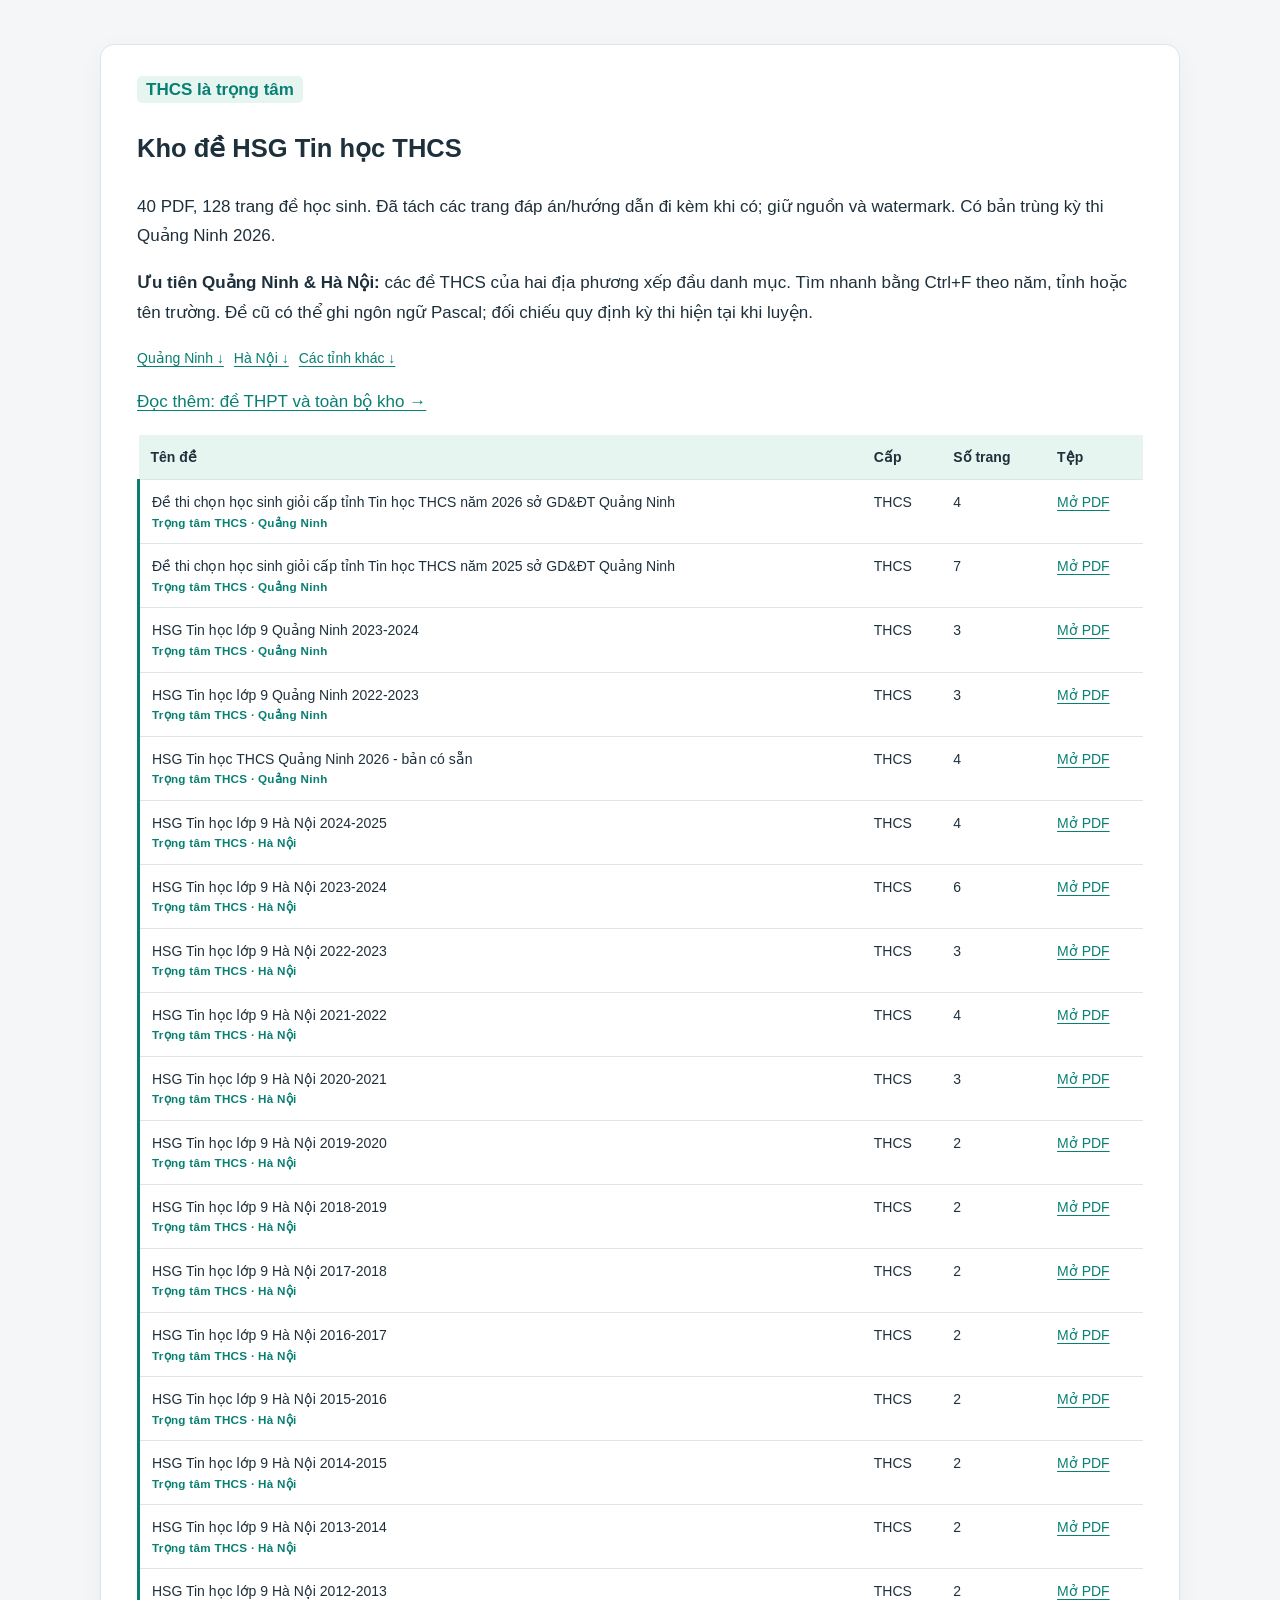
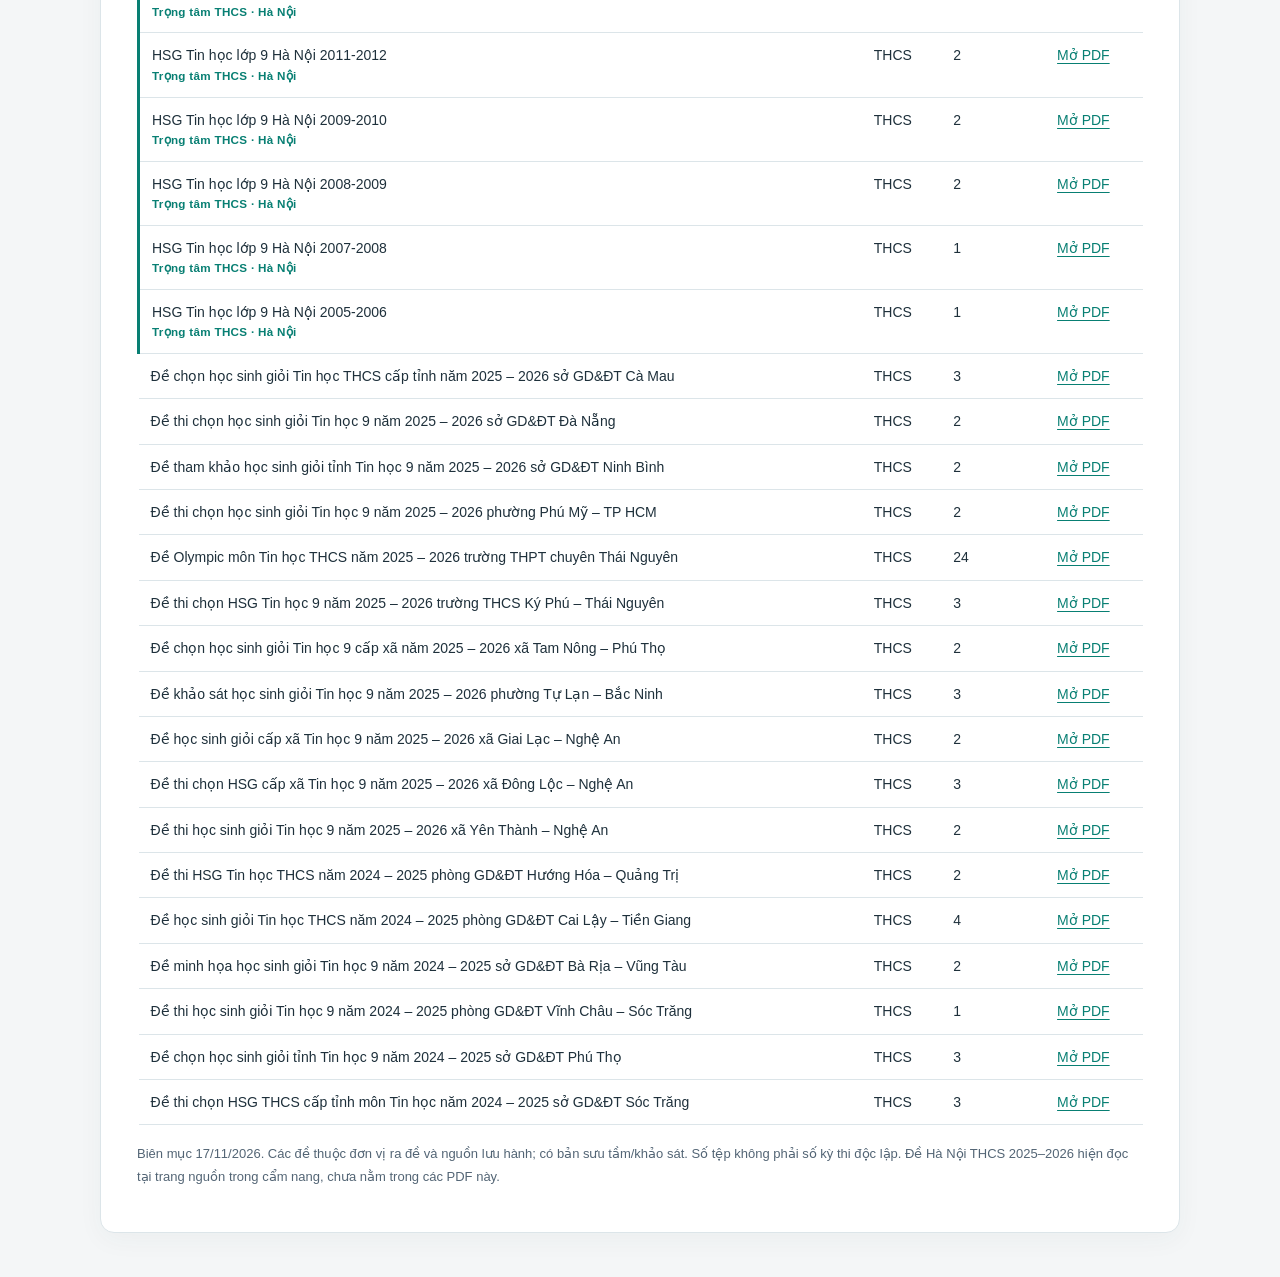
<file: hsg_thpt/De_thi_HSG/index.html>
<!doctype html><html lang="vi"><head><meta charset="utf-8"><meta name="viewport" content="width=device-width,initial-scale=1"><title>Kho đề HSG Tin học THCS</title><style>
:root{--bg:#f4f6f7;--paper:#fff;--ink:#1e303b;--muted:#536575;--line:#dce5e9;--accent:#087f73;--soft:#e6f5f0;--code:#142c3b;--codetext:#e6f0f6;--warn:#fff5dc;--shadow:0 7px 26px #233b4c0b;color-scheme:light}
html[data-theme="dark"]{--bg:#10202a;--paper:#182c37;--ink:#e3edf2;--muted:#acbdc7;--line:#34505e;--accent:#68dac6;--soft:#203e3e;--code:#0c1c25;--codetext:#e2eef5;--warn:#423b25;--shadow:none;color-scheme:dark}
*{box-sizing:border-box}html{scroll-behavior:smooth;scroll-padding-top:24px}body{margin:0;background:var(--bg);color:var(--ink);font-family:"Segoe UI",Arial,sans-serif;font-size:17px;line-height:1.75}a{color:var(--accent);text-underline-offset:3px;overflow-wrap:anywhere}button,input,select{font:inherit}button{cursor:pointer;border:1px solid var(--line);background:var(--paper);color:var(--ink);border-radius:8px;padding:8px 14px;min-height:42px}button:hover{border-color:var(--accent)}button.primary{background:var(--accent);color:var(--paper);font-weight:600}html[data-theme="dark"] button.primary{color:#10202a}input,select{background:var(--paper);color:var(--ink);border:1px solid var(--line);padding:8px 10px;border-radius:7px;max-width:100%}input[type="search"]{width:100%;min-width:0}input[type="number"]{width:86px}input[type="checkbox"]{width:18px;height:18px;accent-color:var(--accent)}:focus-visible{outline:3px solid var(--accent);outline-offset:3px}[hidden]{display:none!important}.skip{position:absolute;top:-80px}.skip:focus{top:0;background:var(--paper);padding:12px;z-index:10}.shell{max-width:1460px;margin:auto;display:grid;grid-template-columns:278px minmax(0,1fr);gap:28px;padding:24px}aside{position:sticky;top:20px;height:calc(100vh - 40px);overflow:auto;padding:15px 14px 20px 0;font-size:14px;line-height:1.5}.brand{font-size:19px;font-weight:800;letter-spacing:-.5px}.brand small{display:block;color:var(--muted);font-weight:400;font-size:13px;margin-top:5px}.sidebar-controls{display:flex;gap:8px;margin:16px 0}.sidebar-controls button{font-size:13px;padding:5px 9px}nav{margin-top:18px}nav a{display:block;text-decoration:none;color:var(--muted);padding:7px 10px;border-left:2px solid var(--line);overflow-wrap:break-word}nav a:hover,nav a.active{color:var(--accent);border-color:var(--accent);background:var(--soft)}.progress-wrap{margin:14px 0 7px}.progress-wrap progress{width:100%;height:8px;accent-color:var(--accent)}main{min-width:0}.hero{background:var(--code);color:var(--codetext);padding:42px 44px;border-radius:18px;position:relative;overflow:hidden}.eyebrow{font-size:13px;letter-spacing:2px;text-transform:uppercase;color:#8ae1d1;font-weight:700}.hero h1{font-size:clamp(30px,4vw,46px);line-height:1.18;margin:16px 0 20px;font-weight:800;letter-spacing:-1.1px;max-width:700px}.hero p{max-width:700px;color:#cadae4;margin:0 0 22px}.hero a{color:#a7f0dd}.hero-stats{display:flex;flex-wrap:wrap;gap:12px 30px;border-top:1px solid #63808e66;padding-top:20px}.hero-stats strong{font-size:25px;display:block;color:#fff;line-height:1.2}.hero-stats span{font-size:13px;color:#cadae4}.scope{padding:20px 24px;border:1px solid var(--line);border-radius:12px;background:var(--paper);font-size:14px;margin-top:20px}.scope p{margin:7px 0}.toolbar{display:grid;grid-template-columns:minmax(0,1fr) 190px;gap:12px;margin:22px 0 4px}.search-label{display:block;font-size:13px;color:var(--muted);margin-bottom:4px}.status{font-size:13px;color:var(--muted);margin:5px 0 18px}.lesson,.section{background:var(--paper);padding:30px 36px;margin:24px 0;border:1px solid var(--line);border-radius:14px;box-shadow:var(--shadow);overflow-wrap:break-word}.lesson{scroll-margin-top:20px}.lesson h2,.section h2{font-size:27px;letter-spacing:-.5px;line-height:1.3;margin:10px 0 25px}.lesson h3,.section h3{font-size:20px;margin:28px 0 10px;line-height:1.4}.lesson h4{margin:0 0 15px}.lesson p{margin:12px 0}.lesson ul,.lesson ol{padding-left:25px}.lesson li{margin:7px 0}.lesson-top{display:flex;justify-content:space-between;align-items:center;gap:12px;flex-wrap:wrap;font-size:12px;color:var(--muted)}.badge{background:var(--soft);color:var(--accent);padding:4px 9px;border-radius:5px;font-weight:600}.done-label{display:flex;align-items:center;gap:7px;cursor:pointer}.formula{padding:16px 20px;border-left:4px solid var(--accent);background:var(--soft);border-radius:4px;margin:18px 0;font-family:Consolas,"Segoe UI",monospace;font-size:15px;overflow-wrap:anywhere}.warning{padding:13px 16px;background:var(--warn);border-radius:8px;font-size:15px}code{font-family:Consolas,"Cascadia Mono",monospace;font-size:.9em;background:var(--soft);padding:1px 4px;border-radius:3px}pre{max-width:100%;overflow:auto;background:var(--code);color:var(--codetext);padding:18px;border-radius:8px;line-height:1.55;font-size:13.5px;tab-size:4;white-space:pre}pre code{background:none;padding:0;color:inherit;font-size:inherit}.table-wrap{overflow:auto;margin:18px 0}table{border-collapse:collapse;width:100%;font-size:14px;line-height:1.6}th{text-align:left;background:var(--soft);font-weight:650}td,th{padding:11px 12px;border-bottom:1px solid var(--line);vertical-align:top}details{margin:17px 0}summary{cursor:pointer;line-height:1.6;font-weight:600}summary:hover{color:var(--accent)}.code{border:1px solid var(--line);border-radius:9px;padding:13px 17px;background:var(--bg)}.code p{font-size:13px;color:var(--muted)}.copy{font-size:13px;min-height:34px;padding:4px 12px}.io{display:grid;grid-template-columns:1fr 1fr;gap:12px;min-width:0}.io>div{min-width:0}.io b{font-size:13px}.io pre{margin-top:5px}.exam-case{border-left:3px solid var(--accent);padding:8px 14px;background:var(--soft);border-radius:4px}.exam-case summary{font-size:15px}.exam-case summary span{font-size:11px;text-transform:uppercase;display:block;color:var(--muted);letter-spacing:.8px}.casebody{font-size:15px}.source{font-size:12px!important;color:var(--muted)}.lab{margin:22px 0;padding:20px;background:var(--bg);border:1px solid var(--line);border-radius:10px}.lab label{font-size:13px}.lab input:not([type="number"]){width:100%}.controls{display:flex;gap:10px;flex-wrap:wrap;align-items:end;margin:14px 0}.controls label{display:flex;flex-direction:column;gap:4px}.array-row{display:flex;gap:6px;flex-wrap:wrap;margin:12px 0}.array-cell{min-width:43px;text-align:center;border:1px solid var(--line);border-radius:5px;background:var(--paper);padding:5px 7px;font-family:Consolas,monospace}.array-cell.selected{background:var(--accent);color:var(--paper)}html[data-theme="dark"] .array-cell.selected{color:#10202a}.lab-output{font-size:14px}.library-controls{display:grid;grid-template-columns:minmax(0,1fr) 160px 150px;gap:10px;margin:16px 0}.library td:first-child{width:55%}.library td{font-size:13px}.library td small{display:block;color:var(--muted);font-size:11px}.library .blocked{color:var(--muted)}.pagination{display:flex;align-items:center;gap:10px;flex-wrap:wrap;margin-top:12px}.pagination button{font-size:13px}.quiz-options{display:grid;gap:8px;margin:14px 0}.quiz-options button{text-align:left;line-height:1.5}.quiz-options .chosen{border-color:var(--accent);background:var(--soft)}.quiz-feedback{font-size:15px;padding:15px;background:var(--soft);border-radius:8px}.path-list li{padding:10px 0;border-bottom:1px solid var(--line)}footer{font-size:13px;color:var(--muted);padding:20px 0 40px}.mini{font-size:13px;color:var(--muted)}.top-link{float:right;font-size:13px}#no-results{padding:25px;background:var(--paper)}
@media(max-width:1000px){.shell{grid-template-columns:215px minmax(0,1fr);gap:18px;padding:16px}.lesson,.section{padding:25px}.hero{padding:30px}aside{font-size:12px}.toolbar{grid-template-columns:1fr}.library-controls{grid-template-columns:1fr 1fr}.library-controls input{grid-column:1/-1}}
@media(max-width:720px){body{font-size:16px}.shell{display:block;padding:12px}aside{position:static;height:auto;padding:4px 0 12px;overflow:visible}nav{display:none}aside.nav-open nav{display:block;max-height:380px;overflow:auto}.brand small{font-size:12px}.sidebar-controls{margin:10px 0}.progress-wrap{max-width:300px}.hero{padding:26px 22px;border-radius:12px}.hero h1{font-size:34px}.hero-stats{gap:12px 23px}.hero-stats strong{font-size:23px}.lesson,.section{padding:24px 18px;margin:18px 0;border-radius:10px}.lesson h2,.section h2{font-size:24px}.lesson h3{font-size:19px}.scope{padding:16px}.io{grid-template-columns:1fr}.library-controls{grid-template-columns:1fr}.library-controls input{grid-column:auto}.library th,.library td{padding:9px 7px}.table-wrap table{min-width:420px}.library table{min-width:0}.library td:first-child{width:auto}.library th:nth-child(2),.library td:nth-child(2){display:none}.lab{padding:15px}.array-cell{min-width:36px}pre{font-size:12px;padding:13px}.toolbar input{font-size:16px}}
@media print{html{scroll-behavior:auto}body{background:#fff;color:#111;font-size:10pt;line-height:1.5}.shell{display:block;padding:0;max-width:none}aside,.toolbar,.status,.done-label,.copy,.sidebar-controls,.lab button,.quiz-options,#quiz-controls,.pagination,.library-controls,footer{display:none!important}.hero{background:#fff;color:#111;padding:0;border-radius:0}.hero p,.hero-stats span,.hero-stats strong,.hero a,.eyebrow{color:#111}.hero h1{font-size:30pt}.hero-stats{border-color:#ccc}.lesson,.section{box-shadow:none;border:0;border-radius:0;padding:15px 0;margin:0;break-before:page}.lesson[hidden]{display:block!important}.lesson h2{font-size:19pt}.lesson h3{font-size:13pt}a{color:#111}.table-wrap{overflow:visible}table{font-size:9pt}.formula,.warning,.exam-case,.lab{background:#f4f4f4}pre{background:#f4f4f4;color:#111;white-space:pre-wrap;overflow:visible;font-size:8pt;break-inside:avoid}.io{grid-template-columns:1fr 1fr}.code{border-color:#bbb;background:#fff}summary{list-style:none}.scope{border:1px solid #aaa}.library td:nth-child(2),.library th:nth-child(2){display:table-cell}.top-link{display:none}details{break-inside:auto}#no-results{display:none}details>summary{margin-bottom:8px}}

.focus-section{border-top:4px solid var(--accent)}.focus-section h2{margin-bottom:12px}
.focus-grid{display:grid;grid-template-columns:1fr 1fr;gap:24px;margin-top:22px}
.focus-province{min-width:0;border-top:1px solid var(--line);padding-top:14px}
.focus-province h3{font-size:25px;margin:0 0 8px}.focus-province ul{padding-left:20px;font-size:14px}
.focus-province li{margin:12px 0}.focus-province li small{display:block;color:var(--muted);font-size:12px}
.focus-actions{display:flex;flex-wrap:wrap;gap:10px;margin-top:18px}.focus-actions a{font-size:14px}
.focus-flag{display:block;color:var(--accent)!important;font-weight:700;letter-spacing:.3px}
.priority-case{border-left-width:5px}.priority-case summary>span{color:var(--accent);font-weight:700}
.focus-note{font-size:14px!important}.focus-route{font-size:14px;line-height:1.8}
.library-controls{grid-template-columns:minmax(0,1fr) 145px 135px 145px}
.priority-row td:first-child{border-left:3px solid var(--accent)}
@media(max-width:1100px){.library-controls{grid-template-columns:1fr 1fr}.library-controls>label:first-child{grid-column:1/-1}}
@media(max-width:720px){.focus-grid{grid-template-columns:1fr;gap:18px}.focus-section h2{font-size:26px}.library-controls{grid-template-columns:1fr}.library-controls>label:first-child{grid-column:auto}}
@media print{.focus-grid{grid-template-columns:1fr 1fr}.focus-section{break-before:auto}.focus-section button{display:none}}
</style></head><body><main style="max-width:1120px;margin:auto;padding:20px"><section class="section"><span class="badge">THCS là trọng tâm</span><h1>Kho đề HSG Tin học THCS</h1><p>40 PDF, 128 trang đề học sinh. Đã tách các trang đáp án/hướng dẫn đi kèm khi có; giữ nguồn và watermark. Có bản trùng kỳ thi Quảng Ninh 2026.</p><p><b>Ưu tiên Quảng Ninh &amp; Hà Nội:</b> các đề THCS của hai địa phương xếp đầu danh mục. Tìm nhanh bằng Ctrl+F theo năm, tỉnh hoặc tên trường. Đề cũ có thể ghi ngôn ngữ Pascal; đối chiếu quy định kỳ thi hiện tại khi luyện.</p><div class="focus-actions"><a href="#de-quang-ninh">Quảng Ninh ↓</a><a href="#de-ha-noi">Hà Nội ↓</a><a href="#de-cac-tinh">Các tỉnh khác ↓</a></div><p><a href="tat_ca.html">Đọc thêm: đề THPT và toàn bộ kho →</a></p><div class="table-wrap"><table><thead><tr><th>Tên đề</th><th>Cấp</th><th>Số trang</th><th>Tệp</th></tr></thead><tbody><tr id="de-quang-ninh" class="priority-row"><td>Đề thi chọn học sinh giỏi cấp tỉnh Tin học THCS năm 2026 sở GD&amp;ĐT Quảng Ninh<small class="focus-flag">Trọng tâm THCS · Quảng Ninh</small></td><td>THCS</td><td>4</td><td><a href="De_giao_hoc_sinh/THCS/Khac/VND_G9_005_De_thi_chon_hoc_sinh_gioi_cap_tinh_Tin_hoc_THCS_nam_2026_so_GD_DT_Quang_Ninh.pdf" target="_blank" rel="noopener">Mở PDF</a></td></tr><tr class="priority-row"><td>Đề thi chọn học sinh giỏi cấp tỉnh Tin học THCS năm 2025 sở GD&amp;ĐT Quảng Ninh<small class="focus-flag">Trọng tâm THCS · Quảng Ninh</small></td><td>THCS</td><td>7</td><td><a href="De_giao_hoc_sinh/THCS/Khac/VND_G9_014_De_thi_chon_hoc_sinh_gioi_cap_tinh_Tin_hoc_THCS_nam_2025_so_GD_DT_Quang_Ninh.pdf" target="_blank" rel="noopener">Mở PDF</a></td></tr><tr class="priority-row"><td>HSG Tin học lớp 9 Quảng Ninh 2023-2024<small class="focus-flag">Trọng tâm THCS · Quảng Ninh</small></td><td>THCS</td><td>3</td><td><a href="De_giao_hoc_sinh/THCS/2023-2024/PIEQ_THCS_020_HSG_Tin_hoc_lop_9_Quang_Ninh_2023_2024.pdf" target="_blank" rel="noopener">Mở PDF</a></td></tr><tr class="priority-row"><td>HSG Tin học lớp 9 Quảng Ninh 2022-2023<small class="focus-flag">Trọng tâm THCS · Quảng Ninh</small></td><td>THCS</td><td>3</td><td><a href="De_giao_hoc_sinh/THCS/2022-2023/PIEQ_THCS_019_HSG_Tin_hoc_lop_9_Quang_Ninh_2022_2023.pdf" target="_blank" rel="noopener">Mở PDF</a></td></tr><tr class="priority-row"><td>HSG Tin học THCS Quảng Ninh 2026 - bản có sẵn<small class="focus-flag">Trọng tâm THCS · Quảng Ninh</small></td><td>THCS</td><td>4</td><td><a href="De_giao_hoc_sinh/THCS/Khac/HSGQuangNinh2026.pdf" target="_blank" rel="noopener">Mở PDF</a></td></tr><tr id="de-ha-noi" class="priority-row"><td>HSG Tin học lớp 9 Hà Nội 2024-2025<small class="focus-flag">Trọng tâm THCS · Hà Nội</small></td><td>THCS</td><td>4</td><td><a href="De_giao_hoc_sinh/THCS/2024-2025/PIEQ_THCS_018_HSG_Tin_hoc_lop_9_Ha_Noi_2024_2025.pdf" target="_blank" rel="noopener">Mở PDF</a></td></tr><tr class="priority-row"><td>HSG Tin học lớp 9 Hà Nội 2023-2024<small class="focus-flag">Trọng tâm THCS · Hà Nội</small></td><td>THCS</td><td>6</td><td><a href="De_giao_hoc_sinh/THCS/2023-2024/PIEQ_THCS_017_HSG_Tin_hoc_lop_9_Ha_Noi_2023_2024.pdf" target="_blank" rel="noopener">Mở PDF</a></td></tr><tr class="priority-row"><td>HSG Tin học lớp 9 Hà Nội 2022-2023<small class="focus-flag">Trọng tâm THCS · Hà Nội</small></td><td>THCS</td><td>3</td><td><a href="De_giao_hoc_sinh/THCS/2022-2023/PIEQ_THCS_016_HSG_Tin_hoc_lop_9_Ha_Noi_2022_2023.pdf" target="_blank" rel="noopener">Mở PDF</a></td></tr><tr class="priority-row"><td>HSG Tin học lớp 9 Hà Nội 2021-2022<small class="focus-flag">Trọng tâm THCS · Hà Nội</small></td><td>THCS</td><td>4</td><td><a href="De_giao_hoc_sinh/THCS/2021-2022/PIEQ_THCS_015_HSG_Tin_hoc_lop_9_Ha_Noi_2021_2022.pdf" target="_blank" rel="noopener">Mở PDF</a></td></tr><tr class="priority-row"><td>HSG Tin học lớp 9 Hà Nội 2020-2021<small class="focus-flag">Trọng tâm THCS · Hà Nội</small></td><td>THCS</td><td>3</td><td><a href="De_giao_hoc_sinh/THCS/2020-2021/PIEQ_THCS_014_HSG_Tin_hoc_lop_9_Ha_Noi_2020_2021.pdf" target="_blank" rel="noopener">Mở PDF</a></td></tr><tr class="priority-row"><td>HSG Tin học lớp 9 Hà Nội 2019-2020<small class="focus-flag">Trọng tâm THCS · Hà Nội</small></td><td>THCS</td><td>2</td><td><a href="De_giao_hoc_sinh/THCS/2019-2020/PIEQ_THCS_013_HSG_Tin_hoc_lop_9_Ha_Noi_2019_2020.pdf" target="_blank" rel="noopener">Mở PDF</a></td></tr><tr class="priority-row"><td>HSG Tin học lớp 9 Hà Nội 2018-2019<small class="focus-flag">Trọng tâm THCS · Hà Nội</small></td><td>THCS</td><td>2</td><td><a href="De_giao_hoc_sinh/THCS/2018-2019/PIEQ_THCS_012_HSG_Tin_hoc_lop_9_Ha_Noi_2018_2019.pdf" target="_blank" rel="noopener">Mở PDF</a></td></tr><tr class="priority-row"><td>HSG Tin học lớp 9 Hà Nội 2017-2018<small class="focus-flag">Trọng tâm THCS · Hà Nội</small></td><td>THCS</td><td>2</td><td><a href="De_giao_hoc_sinh/THCS/2017-2018/PIEQ_THCS_011_HSG_Tin_hoc_lop_9_Ha_Noi_2017_2018.pdf" target="_blank" rel="noopener">Mở PDF</a></td></tr><tr class="priority-row"><td>HSG Tin học lớp 9 Hà Nội 2016-2017<small class="focus-flag">Trọng tâm THCS · Hà Nội</small></td><td>THCS</td><td>2</td><td><a href="De_giao_hoc_sinh/THCS/2016-2017/PIEQ_THCS_010_HSG_Tin_hoc_lop_9_Ha_Noi_2016_2017.pdf" target="_blank" rel="noopener">Mở PDF</a></td></tr><tr class="priority-row"><td>HSG Tin học lớp 9 Hà Nội 2015-2016<small class="focus-flag">Trọng tâm THCS · Hà Nội</small></td><td>THCS</td><td>2</td><td><a href="De_giao_hoc_sinh/THCS/2015-2016/PIEQ_THCS_009_HSG_Tin_hoc_lop_9_Ha_Noi_2015_2016.pdf" target="_blank" rel="noopener">Mở PDF</a></td></tr><tr class="priority-row"><td>HSG Tin học lớp 9 Hà Nội 2014-2015<small class="focus-flag">Trọng tâm THCS · Hà Nội</small></td><td>THCS</td><td>2</td><td><a href="De_giao_hoc_sinh/THCS/2014-2015/PIEQ_THCS_008_HSG_Tin_hoc_lop_9_Ha_Noi_2014_2015.pdf" target="_blank" rel="noopener">Mở PDF</a></td></tr><tr class="priority-row"><td>HSG Tin học lớp 9 Hà Nội 2013-2014<small class="focus-flag">Trọng tâm THCS · Hà Nội</small></td><td>THCS</td><td>2</td><td><a href="De_giao_hoc_sinh/THCS/2013-2014/PIEQ_THCS_007_HSG_Tin_hoc_lop_9_Ha_Noi_2013_2014.pdf" target="_blank" rel="noopener">Mở PDF</a></td></tr><tr class="priority-row"><td>HSG Tin học lớp 9 Hà Nội 2012-2013<small class="focus-flag">Trọng tâm THCS · Hà Nội</small></td><td>THCS</td><td>2</td><td><a href="De_giao_hoc_sinh/THCS/2012-2013/PIEQ_THCS_006_HSG_Tin_hoc_lop_9_Ha_Noi_2012_2013.pdf" target="_blank" rel="noopener">Mở PDF</a></td></tr><tr class="priority-row"><td>HSG Tin học lớp 9 Hà Nội 2011-2012<small class="focus-flag">Trọng tâm THCS · Hà Nội</small></td><td>THCS</td><td>2</td><td><a href="De_giao_hoc_sinh/THCS/2011-2012/PIEQ_THCS_005_HSG_Tin_hoc_lop_9_Ha_Noi_2011_2012.pdf" target="_blank" rel="noopener">Mở PDF</a></td></tr><tr class="priority-row"><td>HSG Tin học lớp 9 Hà Nội 2009-2010<small class="focus-flag">Trọng tâm THCS · Hà Nội</small></td><td>THCS</td><td>2</td><td><a href="De_giao_hoc_sinh/THCS/2009-2010/PIEQ_THCS_004_HSG_Tin_hoc_lop_9_Ha_Noi_2009_2010.pdf" target="_blank" rel="noopener">Mở PDF</a></td></tr><tr class="priority-row"><td>HSG Tin học lớp 9 Hà Nội 2008-2009<small class="focus-flag">Trọng tâm THCS · Hà Nội</small></td><td>THCS</td><td>2</td><td><a href="De_giao_hoc_sinh/THCS/2008-2009/PIEQ_THCS_003_HSG_Tin_hoc_lop_9_Ha_Noi_2008_2009.pdf" target="_blank" rel="noopener">Mở PDF</a></td></tr><tr class="priority-row"><td>HSG Tin học lớp 9 Hà Nội 2007-2008<small class="focus-flag">Trọng tâm THCS · Hà Nội</small></td><td>THCS</td><td>1</td><td><a href="De_giao_hoc_sinh/THCS/2007-2008/PIEQ_THCS_002_HSG_Tin_hoc_lop_9_Ha_Noi_2007_2008.pdf" target="_blank" rel="noopener">Mở PDF</a></td></tr><tr class="priority-row"><td>HSG Tin học lớp 9 Hà Nội 2005-2006<small class="focus-flag">Trọng tâm THCS · Hà Nội</small></td><td>THCS</td><td>1</td><td><a href="De_giao_hoc_sinh/THCS/2005-2006/PIEQ_THCS_001_HSG_Tin_hoc_lop_9_Ha_Noi_2005_2006.pdf" target="_blank" rel="noopener">Mở PDF</a></td></tr><tr id="de-cac-tinh" class=""><td>Đề chọn học sinh giỏi Tin học THCS cấp tỉnh năm 2025 – 2026 sở GD&amp;ĐT Cà Mau</td><td>THCS</td><td>3</td><td><a href="De_giao_hoc_sinh/THCS/2025-2026/VND_G9_001_De_chon_hoc_sinh_gioi_Tin_hoc_THCS_cap_tinh_nam_2025_2026_so_GD_DT_Ca_Mau.pdf" target="_blank" rel="noopener">Mở PDF</a></td></tr><tr class=""><td>Đề thi chọn học sinh giỏi Tin học 9 năm 2025 – 2026 sở GD&amp;ĐT Đà Nẵng</td><td>THCS</td><td>2</td><td><a href="De_giao_hoc_sinh/THCS/2025-2026/VND_G9_002_De_thi_chon_hoc_sinh_gioi_Tin_hoc_9_nam_2025_2026_so_GD_DT_Da_Nang.pdf" target="_blank" rel="noopener">Mở PDF</a></td></tr><tr class=""><td>Đề tham khảo học sinh giỏi tỉnh Tin học 9 năm 2025 – 2026 sở GD&amp;ĐT Ninh Bình</td><td>THCS</td><td>2</td><td><a href="De_giao_hoc_sinh/THCS/2025-2026/VND_G9_003_De_tham_khao_hoc_sinh_gioi_tinh_Tin_hoc_9_nam_2025_2026_so_GD_DT_Ninh_Binh.pdf" target="_blank" rel="noopener">Mở PDF</a></td></tr><tr class=""><td>Đề thi chọn học sinh giỏi Tin học 9 năm 2025 – 2026 phường Phú Mỹ – TP HCM</td><td>THCS</td><td>2</td><td><a href="De_giao_hoc_sinh/THCS/2025-2026/VND_G9_004_De_thi_chon_hoc_sinh_gioi_Tin_hoc_9_nam_2025_2026_phuong_Phu_My_TP_HCM.pdf" target="_blank" rel="noopener">Mở PDF</a></td></tr><tr class=""><td>Đề Olympic môn Tin học THCS năm 2025 – 2026 trường THPT chuyên Thái Nguyên</td><td>THCS</td><td>24</td><td><a href="De_giao_hoc_sinh/THCS/2025-2026/VND_G9_006_De_Olympic_mon_Tin_hoc_THCS_nam_2025_2026_truong_THPT_chuyen_Thai_Nguyen.pdf" target="_blank" rel="noopener">Mở PDF</a></td></tr><tr class=""><td>Đề thi chọn HSG Tin học 9 năm 2025 – 2026 trường THCS Ký Phú – Thái Nguyên</td><td>THCS</td><td>3</td><td><a href="De_giao_hoc_sinh/THCS/2025-2026/VND_G9_007_De_thi_chon_HSG_Tin_hoc_9_nam_2025_2026_truong_THCS_Ky_Phu_Thai_Nguyen.pdf" target="_blank" rel="noopener">Mở PDF</a></td></tr><tr class=""><td>Đề chọn học sinh giỏi Tin học 9 cấp xã năm 2025 – 2026 xã Tam Nông – Phú Thọ</td><td>THCS</td><td>2</td><td><a href="De_giao_hoc_sinh/THCS/2025-2026/VND_G9_008_De_chon_hoc_sinh_gioi_Tin_hoc_9_cap_xa_nam_2025_2026_xa_Tam_Nong_Phu_Tho.pdf" target="_blank" rel="noopener">Mở PDF</a></td></tr><tr class=""><td>Đề khảo sát học sinh giỏi Tin học 9 năm 2025 – 2026 phường Tự Lạn – Bắc Ninh</td><td>THCS</td><td>3</td><td><a href="De_giao_hoc_sinh/THCS/2025-2026/VND_G9_009_De_khao_sat_hoc_sinh_gioi_Tin_hoc_9_nam_2025_2026_phuong_Tu_Lan_Bac_Ninh.pdf" target="_blank" rel="noopener">Mở PDF</a></td></tr><tr class=""><td>Đề học sinh giỏi cấp xã Tin học 9 năm 2025 – 2026 xã Giai Lạc – Nghệ An</td><td>THCS</td><td>2</td><td><a href="De_giao_hoc_sinh/THCS/2025-2026/VND_G9_010_De_hoc_sinh_gioi_cap_xa_Tin_hoc_9_nam_2025_2026_xa_Giai_Lac_Nghe_An.pdf" target="_blank" rel="noopener">Mở PDF</a></td></tr><tr class=""><td>Đề thi chọn HSG cấp xã Tin học 9 năm 2025 – 2026 xã Đông Lộc – Nghệ An</td><td>THCS</td><td>3</td><td><a href="De_giao_hoc_sinh/THCS/2025-2026/VND_G9_011_De_thi_chon_HSG_cap_xa_Tin_hoc_9_nam_2025_2026_xa_Dong_Loc_Nghe_An.pdf" target="_blank" rel="noopener">Mở PDF</a></td></tr><tr class=""><td>Đề thi học sinh giỏi Tin học 9 năm 2025 – 2026 xã Yên Thành – Nghệ An</td><td>THCS</td><td>2</td><td><a href="De_giao_hoc_sinh/THCS/2025-2026/VND_G9_012_De_thi_hoc_sinh_gioi_Tin_hoc_9_nam_2025_2026_xa_Yen_Thanh_Nghe_An.pdf" target="_blank" rel="noopener">Mở PDF</a></td></tr><tr class=""><td>Đề thi HSG Tin học THCS năm 2024 – 2025 phòng GD&amp;ĐT Hướng Hóa – Quảng Trị</td><td>THCS</td><td>2</td><td><a href="De_giao_hoc_sinh/THCS/2024-2025/VND_G9_013_De_thi_HSG_Tin_hoc_THCS_nam_2024_2025_phong_GD_DT_Huong_Hoa_Quang_Tri.pdf" target="_blank" rel="noopener">Mở PDF</a></td></tr><tr class=""><td>Đề học sinh giỏi Tin học THCS năm 2024 – 2025 phòng GD&amp;ĐT Cai Lậy – Tiền Giang</td><td>THCS</td><td>4</td><td><a href="De_giao_hoc_sinh/THCS/2024-2025/VND_G9_015_De_hoc_sinh_gioi_Tin_hoc_THCS_nam_2024_2025_phong_GD_DT_Cai_Lay_Tien_Giang.pdf" target="_blank" rel="noopener">Mở PDF</a></td></tr><tr class=""><td>Đề minh họa học sinh giỏi Tin học 9 năm 2024 – 2025 sở GD&amp;ĐT Bà Rịa – Vũng Tàu</td><td>THCS</td><td>2</td><td><a href="De_giao_hoc_sinh/THCS/2024-2025/VND_G9_016_De_minh_hoa_hoc_sinh_gioi_Tin_hoc_9_nam_2024_2025_so_GD_DT_Ba_Ria_Vung_Tau.pdf" target="_blank" rel="noopener">Mở PDF</a></td></tr><tr class=""><td>Đề thi học sinh giỏi Tin học 9 năm 2024 – 2025 phòng GD&amp;ĐT Vĩnh Châu – Sóc Trăng</td><td>THCS</td><td>1</td><td><a href="De_giao_hoc_sinh/THCS/2024-2025/VND_G9_017_De_thi_hoc_sinh_gioi_Tin_hoc_9_nam_2024_2025_phong_GD_DT_Vinh_Chau_Soc_Trang.pdf" target="_blank" rel="noopener">Mở PDF</a></td></tr><tr class=""><td>Đề chọn học sinh giỏi tỉnh Tin học 9 năm 2024 – 2025 sở GD&amp;ĐT Phú Thọ</td><td>THCS</td><td>3</td><td><a href="De_giao_hoc_sinh/THCS/2024-2025/VND_G9_018_De_chon_hoc_sinh_gioi_tinh_Tin_hoc_9_nam_2024_2025_so_GD_DT_Phu_Tho.pdf" target="_blank" rel="noopener">Mở PDF</a></td></tr><tr class=""><td>Đề thi chọn HSG THCS cấp tỉnh môn Tin học năm 2024 – 2025 sở GD&amp;ĐT Sóc Trăng</td><td>THCS</td><td>3</td><td><a href="De_giao_hoc_sinh/THCS/2024-2025/VND_G9_019_De_thi_chon_HSG_THCS_cap_tinh_mon_Tin_hoc_nam_2024_2025_so_GD_DT_Soc_Trang.pdf" target="_blank" rel="noopener">Mở PDF</a></td></tr></tbody></table></div><p class="mini">Biên mục 17/11/2026. Các đề thuộc đơn vị ra đề và nguồn lưu hành; có bản sưu tầm/khảo sát. Số tệp không phải số kỳ thi độc lập. Đề Hà Nội THCS 2025–2026 hiện đọc tại trang nguồn trong cẩm nang, chưa nằm trong các PDF này.</p></section></main></body></html>
</file>
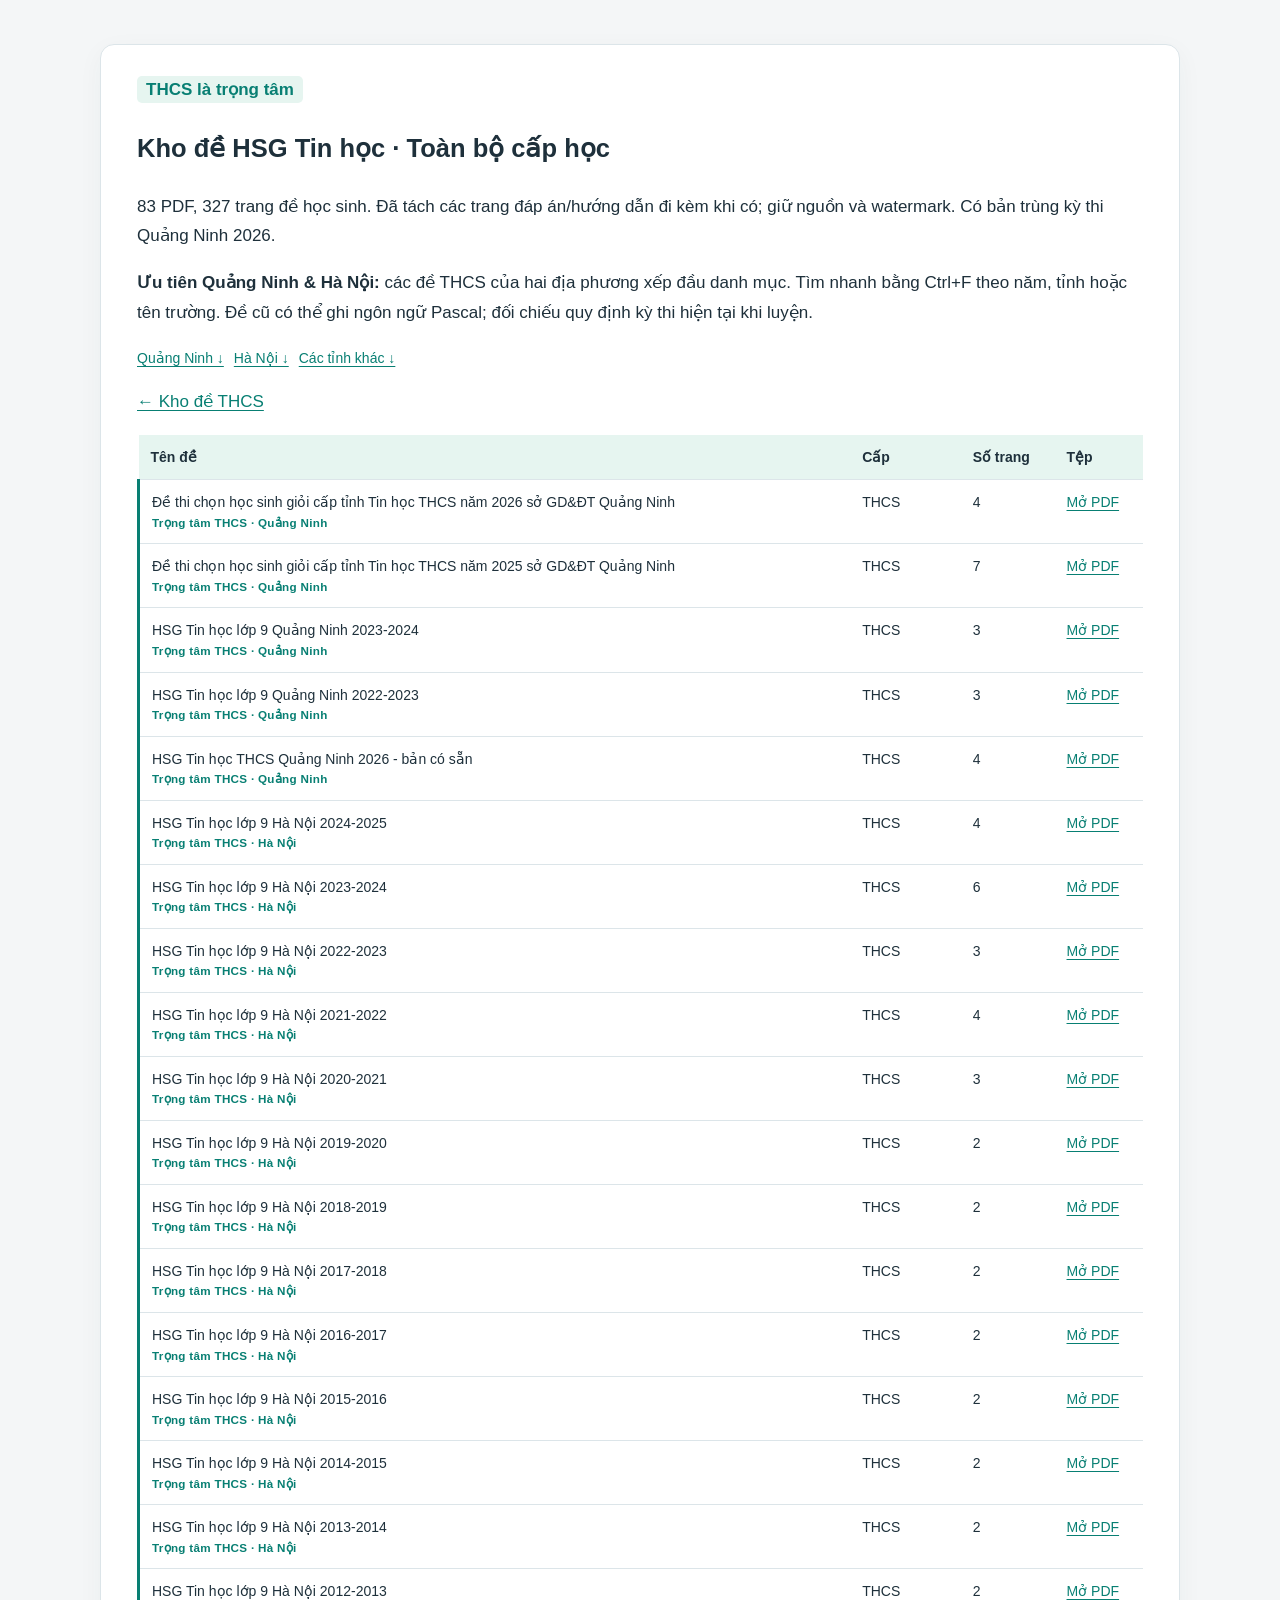
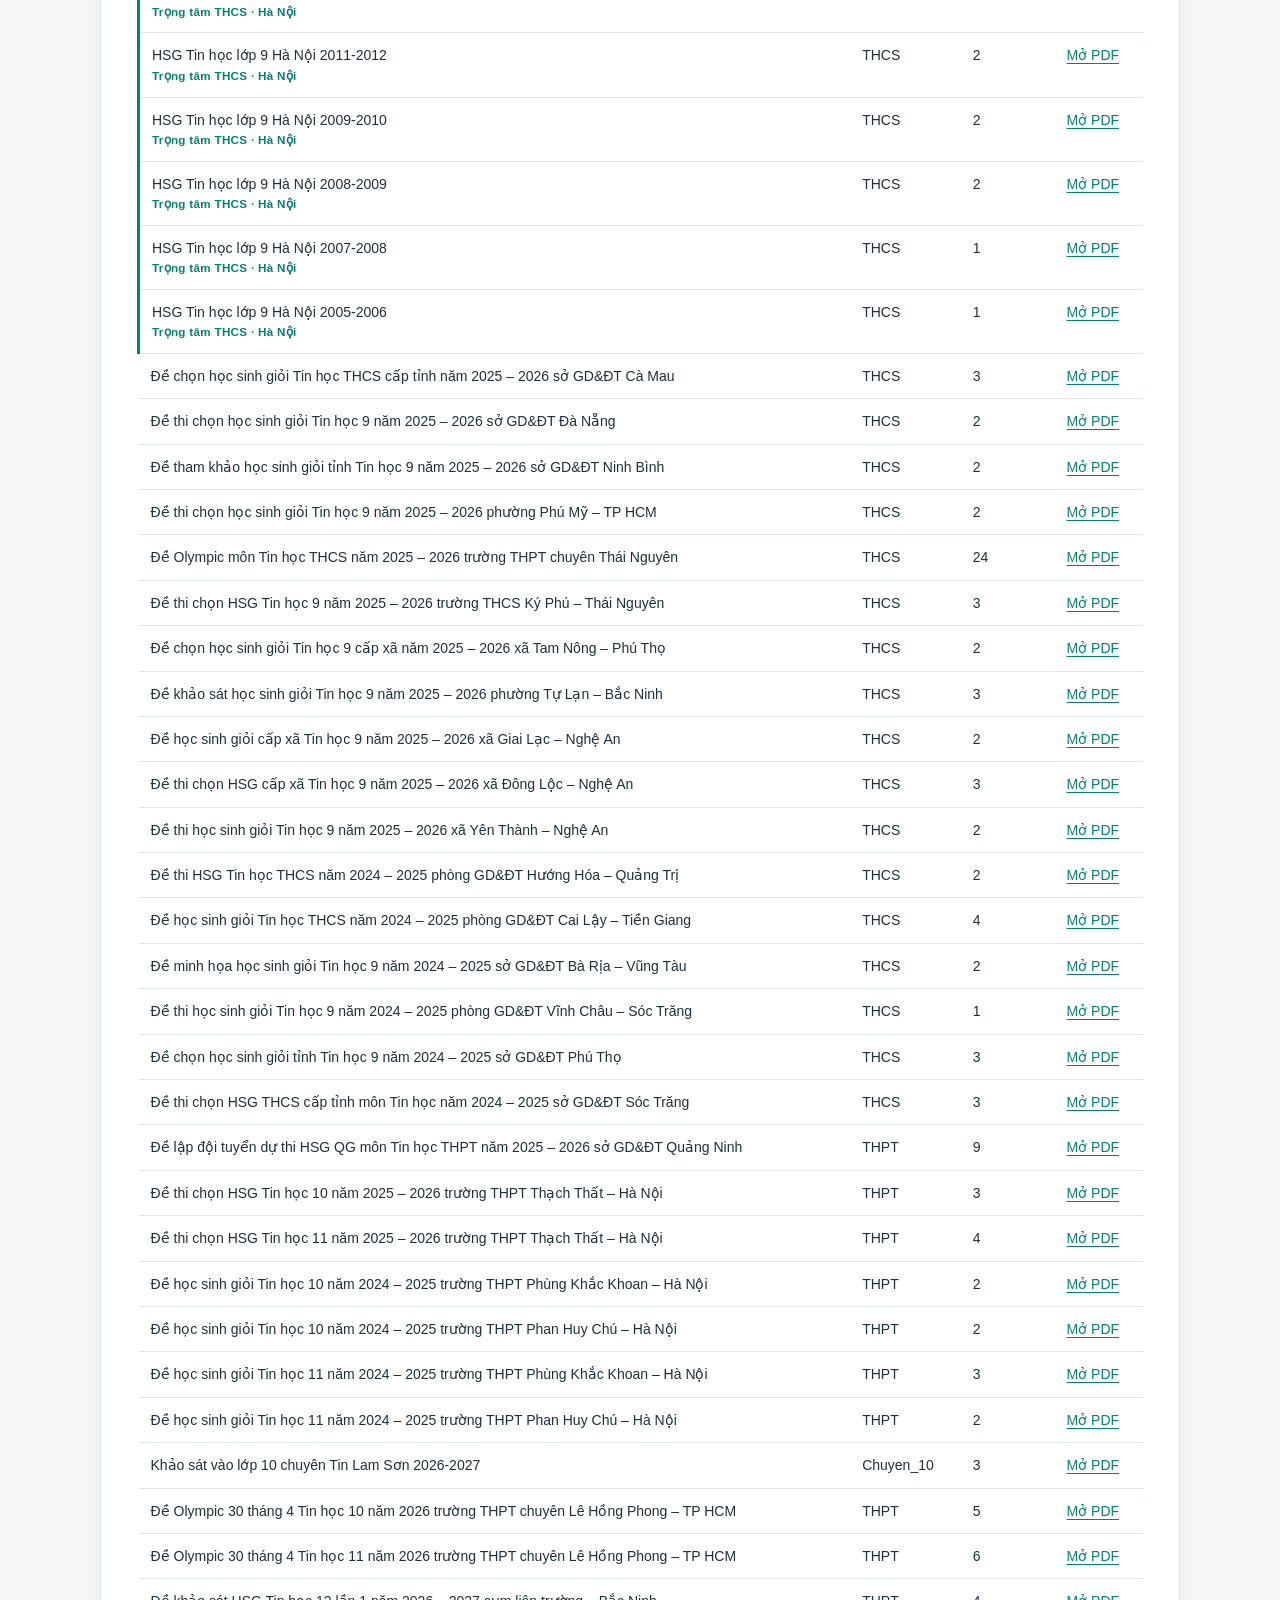
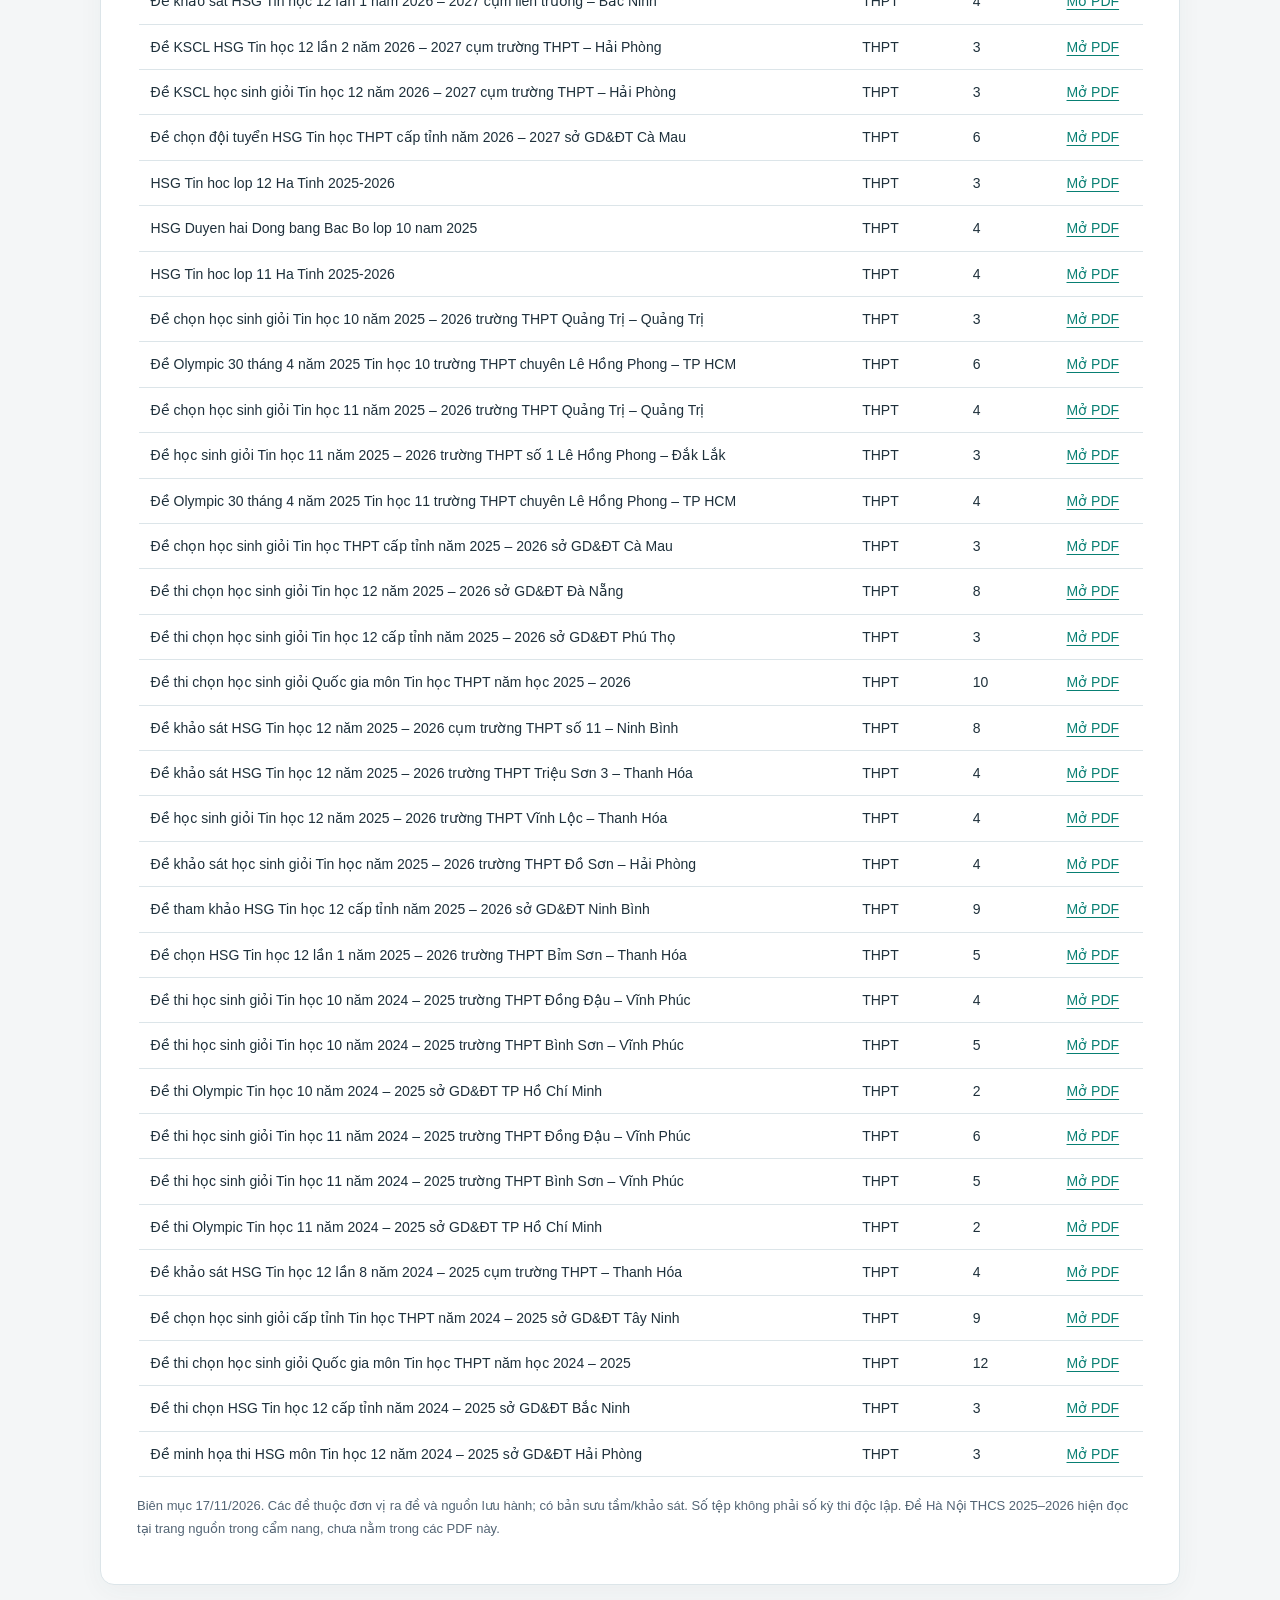
<file: hsg_thpt/De_thi_HSG/tat_ca.html>
<!doctype html><html lang="vi"><head><meta charset="utf-8"><meta name="viewport" content="width=device-width,initial-scale=1"><title>Kho đề HSG Tin học · Toàn bộ cấp học</title><style>
:root{--bg:#f4f6f7;--paper:#fff;--ink:#1e303b;--muted:#536575;--line:#dce5e9;--accent:#087f73;--soft:#e6f5f0;--code:#142c3b;--codetext:#e6f0f6;--warn:#fff5dc;--shadow:0 7px 26px #233b4c0b;color-scheme:light}
html[data-theme="dark"]{--bg:#10202a;--paper:#182c37;--ink:#e3edf2;--muted:#acbdc7;--line:#34505e;--accent:#68dac6;--soft:#203e3e;--code:#0c1c25;--codetext:#e2eef5;--warn:#423b25;--shadow:none;color-scheme:dark}
*{box-sizing:border-box}html{scroll-behavior:smooth;scroll-padding-top:24px}body{margin:0;background:var(--bg);color:var(--ink);font-family:"Segoe UI",Arial,sans-serif;font-size:17px;line-height:1.75}a{color:var(--accent);text-underline-offset:3px;overflow-wrap:anywhere}button,input,select{font:inherit}button{cursor:pointer;border:1px solid var(--line);background:var(--paper);color:var(--ink);border-radius:8px;padding:8px 14px;min-height:42px}button:hover{border-color:var(--accent)}button.primary{background:var(--accent);color:var(--paper);font-weight:600}html[data-theme="dark"] button.primary{color:#10202a}input,select{background:var(--paper);color:var(--ink);border:1px solid var(--line);padding:8px 10px;border-radius:7px;max-width:100%}input[type="search"]{width:100%;min-width:0}input[type="number"]{width:86px}input[type="checkbox"]{width:18px;height:18px;accent-color:var(--accent)}:focus-visible{outline:3px solid var(--accent);outline-offset:3px}[hidden]{display:none!important}.skip{position:absolute;top:-80px}.skip:focus{top:0;background:var(--paper);padding:12px;z-index:10}.shell{max-width:1460px;margin:auto;display:grid;grid-template-columns:278px minmax(0,1fr);gap:28px;padding:24px}aside{position:sticky;top:20px;height:calc(100vh - 40px);overflow:auto;padding:15px 14px 20px 0;font-size:14px;line-height:1.5}.brand{font-size:19px;font-weight:800;letter-spacing:-.5px}.brand small{display:block;color:var(--muted);font-weight:400;font-size:13px;margin-top:5px}.sidebar-controls{display:flex;gap:8px;margin:16px 0}.sidebar-controls button{font-size:13px;padding:5px 9px}nav{margin-top:18px}nav a{display:block;text-decoration:none;color:var(--muted);padding:7px 10px;border-left:2px solid var(--line);overflow-wrap:break-word}nav a:hover,nav a.active{color:var(--accent);border-color:var(--accent);background:var(--soft)}.progress-wrap{margin:14px 0 7px}.progress-wrap progress{width:100%;height:8px;accent-color:var(--accent)}main{min-width:0}.hero{background:var(--code);color:var(--codetext);padding:42px 44px;border-radius:18px;position:relative;overflow:hidden}.eyebrow{font-size:13px;letter-spacing:2px;text-transform:uppercase;color:#8ae1d1;font-weight:700}.hero h1{font-size:clamp(30px,4vw,46px);line-height:1.18;margin:16px 0 20px;font-weight:800;letter-spacing:-1.1px;max-width:700px}.hero p{max-width:700px;color:#cadae4;margin:0 0 22px}.hero a{color:#a7f0dd}.hero-stats{display:flex;flex-wrap:wrap;gap:12px 30px;border-top:1px solid #63808e66;padding-top:20px}.hero-stats strong{font-size:25px;display:block;color:#fff;line-height:1.2}.hero-stats span{font-size:13px;color:#cadae4}.scope{padding:20px 24px;border:1px solid var(--line);border-radius:12px;background:var(--paper);font-size:14px;margin-top:20px}.scope p{margin:7px 0}.toolbar{display:grid;grid-template-columns:minmax(0,1fr) 190px;gap:12px;margin:22px 0 4px}.search-label{display:block;font-size:13px;color:var(--muted);margin-bottom:4px}.status{font-size:13px;color:var(--muted);margin:5px 0 18px}.lesson,.section{background:var(--paper);padding:30px 36px;margin:24px 0;border:1px solid var(--line);border-radius:14px;box-shadow:var(--shadow);overflow-wrap:break-word}.lesson{scroll-margin-top:20px}.lesson h2,.section h2{font-size:27px;letter-spacing:-.5px;line-height:1.3;margin:10px 0 25px}.lesson h3,.section h3{font-size:20px;margin:28px 0 10px;line-height:1.4}.lesson h4{margin:0 0 15px}.lesson p{margin:12px 0}.lesson ul,.lesson ol{padding-left:25px}.lesson li{margin:7px 0}.lesson-top{display:flex;justify-content:space-between;align-items:center;gap:12px;flex-wrap:wrap;font-size:12px;color:var(--muted)}.badge{background:var(--soft);color:var(--accent);padding:4px 9px;border-radius:5px;font-weight:600}.done-label{display:flex;align-items:center;gap:7px;cursor:pointer}.formula{padding:16px 20px;border-left:4px solid var(--accent);background:var(--soft);border-radius:4px;margin:18px 0;font-family:Consolas,"Segoe UI",monospace;font-size:15px;overflow-wrap:anywhere}.warning{padding:13px 16px;background:var(--warn);border-radius:8px;font-size:15px}code{font-family:Consolas,"Cascadia Mono",monospace;font-size:.9em;background:var(--soft);padding:1px 4px;border-radius:3px}pre{max-width:100%;overflow:auto;background:var(--code);color:var(--codetext);padding:18px;border-radius:8px;line-height:1.55;font-size:13.5px;tab-size:4;white-space:pre}pre code{background:none;padding:0;color:inherit;font-size:inherit}.table-wrap{overflow:auto;margin:18px 0}table{border-collapse:collapse;width:100%;font-size:14px;line-height:1.6}th{text-align:left;background:var(--soft);font-weight:650}td,th{padding:11px 12px;border-bottom:1px solid var(--line);vertical-align:top}details{margin:17px 0}summary{cursor:pointer;line-height:1.6;font-weight:600}summary:hover{color:var(--accent)}.code{border:1px solid var(--line);border-radius:9px;padding:13px 17px;background:var(--bg)}.code p{font-size:13px;color:var(--muted)}.copy{font-size:13px;min-height:34px;padding:4px 12px}.io{display:grid;grid-template-columns:1fr 1fr;gap:12px;min-width:0}.io>div{min-width:0}.io b{font-size:13px}.io pre{margin-top:5px}.exam-case{border-left:3px solid var(--accent);padding:8px 14px;background:var(--soft);border-radius:4px}.exam-case summary{font-size:15px}.exam-case summary span{font-size:11px;text-transform:uppercase;display:block;color:var(--muted);letter-spacing:.8px}.casebody{font-size:15px}.source{font-size:12px!important;color:var(--muted)}.lab{margin:22px 0;padding:20px;background:var(--bg);border:1px solid var(--line);border-radius:10px}.lab label{font-size:13px}.lab input:not([type="number"]){width:100%}.controls{display:flex;gap:10px;flex-wrap:wrap;align-items:end;margin:14px 0}.controls label{display:flex;flex-direction:column;gap:4px}.array-row{display:flex;gap:6px;flex-wrap:wrap;margin:12px 0}.array-cell{min-width:43px;text-align:center;border:1px solid var(--line);border-radius:5px;background:var(--paper);padding:5px 7px;font-family:Consolas,monospace}.array-cell.selected{background:var(--accent);color:var(--paper)}html[data-theme="dark"] .array-cell.selected{color:#10202a}.lab-output{font-size:14px}.library-controls{display:grid;grid-template-columns:minmax(0,1fr) 160px 150px;gap:10px;margin:16px 0}.library td:first-child{width:55%}.library td{font-size:13px}.library td small{display:block;color:var(--muted);font-size:11px}.library .blocked{color:var(--muted)}.pagination{display:flex;align-items:center;gap:10px;flex-wrap:wrap;margin-top:12px}.pagination button{font-size:13px}.quiz-options{display:grid;gap:8px;margin:14px 0}.quiz-options button{text-align:left;line-height:1.5}.quiz-options .chosen{border-color:var(--accent);background:var(--soft)}.quiz-feedback{font-size:15px;padding:15px;background:var(--soft);border-radius:8px}.path-list li{padding:10px 0;border-bottom:1px solid var(--line)}footer{font-size:13px;color:var(--muted);padding:20px 0 40px}.mini{font-size:13px;color:var(--muted)}.top-link{float:right;font-size:13px}#no-results{padding:25px;background:var(--paper)}
@media(max-width:1000px){.shell{grid-template-columns:215px minmax(0,1fr);gap:18px;padding:16px}.lesson,.section{padding:25px}.hero{padding:30px}aside{font-size:12px}.toolbar{grid-template-columns:1fr}.library-controls{grid-template-columns:1fr 1fr}.library-controls input{grid-column:1/-1}}
@media(max-width:720px){body{font-size:16px}.shell{display:block;padding:12px}aside{position:static;height:auto;padding:4px 0 12px;overflow:visible}nav{display:none}aside.nav-open nav{display:block;max-height:380px;overflow:auto}.brand small{font-size:12px}.sidebar-controls{margin:10px 0}.progress-wrap{max-width:300px}.hero{padding:26px 22px;border-radius:12px}.hero h1{font-size:34px}.hero-stats{gap:12px 23px}.hero-stats strong{font-size:23px}.lesson,.section{padding:24px 18px;margin:18px 0;border-radius:10px}.lesson h2,.section h2{font-size:24px}.lesson h3{font-size:19px}.scope{padding:16px}.io{grid-template-columns:1fr}.library-controls{grid-template-columns:1fr}.library-controls input{grid-column:auto}.library th,.library td{padding:9px 7px}.table-wrap table{min-width:420px}.library table{min-width:0}.library td:first-child{width:auto}.library th:nth-child(2),.library td:nth-child(2){display:none}.lab{padding:15px}.array-cell{min-width:36px}pre{font-size:12px;padding:13px}.toolbar input{font-size:16px}}
@media print{html{scroll-behavior:auto}body{background:#fff;color:#111;font-size:10pt;line-height:1.5}.shell{display:block;padding:0;max-width:none}aside,.toolbar,.status,.done-label,.copy,.sidebar-controls,.lab button,.quiz-options,#quiz-controls,.pagination,.library-controls,footer{display:none!important}.hero{background:#fff;color:#111;padding:0;border-radius:0}.hero p,.hero-stats span,.hero-stats strong,.hero a,.eyebrow{color:#111}.hero h1{font-size:30pt}.hero-stats{border-color:#ccc}.lesson,.section{box-shadow:none;border:0;border-radius:0;padding:15px 0;margin:0;break-before:page}.lesson[hidden]{display:block!important}.lesson h2{font-size:19pt}.lesson h3{font-size:13pt}a{color:#111}.table-wrap{overflow:visible}table{font-size:9pt}.formula,.warning,.exam-case,.lab{background:#f4f4f4}pre{background:#f4f4f4;color:#111;white-space:pre-wrap;overflow:visible;font-size:8pt;break-inside:avoid}.io{grid-template-columns:1fr 1fr}.code{border-color:#bbb;background:#fff}summary{list-style:none}.scope{border:1px solid #aaa}.library td:nth-child(2),.library th:nth-child(2){display:table-cell}.top-link{display:none}details{break-inside:auto}#no-results{display:none}details>summary{margin-bottom:8px}}

.focus-section{border-top:4px solid var(--accent)}.focus-section h2{margin-bottom:12px}
.focus-grid{display:grid;grid-template-columns:1fr 1fr;gap:24px;margin-top:22px}
.focus-province{min-width:0;border-top:1px solid var(--line);padding-top:14px}
.focus-province h3{font-size:25px;margin:0 0 8px}.focus-province ul{padding-left:20px;font-size:14px}
.focus-province li{margin:12px 0}.focus-province li small{display:block;color:var(--muted);font-size:12px}
.focus-actions{display:flex;flex-wrap:wrap;gap:10px;margin-top:18px}.focus-actions a{font-size:14px}
.focus-flag{display:block;color:var(--accent)!important;font-weight:700;letter-spacing:.3px}
.priority-case{border-left-width:5px}.priority-case summary>span{color:var(--accent);font-weight:700}
.focus-note{font-size:14px!important}.focus-route{font-size:14px;line-height:1.8}
.library-controls{grid-template-columns:minmax(0,1fr) 145px 135px 145px}
.priority-row td:first-child{border-left:3px solid var(--accent)}
@media(max-width:1100px){.library-controls{grid-template-columns:1fr 1fr}.library-controls>label:first-child{grid-column:1/-1}}
@media(max-width:720px){.focus-grid{grid-template-columns:1fr;gap:18px}.focus-section h2{font-size:26px}.library-controls{grid-template-columns:1fr}.library-controls>label:first-child{grid-column:auto}}
@media print{.focus-grid{grid-template-columns:1fr 1fr}.focus-section{break-before:auto}.focus-section button{display:none}}
</style></head><body><main style="max-width:1120px;margin:auto;padding:20px"><section class="section"><span class="badge">THCS là trọng tâm</span><h1>Kho đề HSG Tin học · Toàn bộ cấp học</h1><p>83 PDF, 327 trang đề học sinh. Đã tách các trang đáp án/hướng dẫn đi kèm khi có; giữ nguồn và watermark. Có bản trùng kỳ thi Quảng Ninh 2026.</p><p><b>Ưu tiên Quảng Ninh &amp; Hà Nội:</b> các đề THCS của hai địa phương xếp đầu danh mục. Tìm nhanh bằng Ctrl+F theo năm, tỉnh hoặc tên trường. Đề cũ có thể ghi ngôn ngữ Pascal; đối chiếu quy định kỳ thi hiện tại khi luyện.</p><div class="focus-actions"><a href="#de-quang-ninh">Quảng Ninh ↓</a><a href="#de-ha-noi">Hà Nội ↓</a><a href="#de-cac-tinh">Các tỉnh khác ↓</a></div><p><a href="index.html">← Kho đề THCS</a></p><div class="table-wrap"><table><thead><tr><th>Tên đề</th><th>Cấp</th><th>Số trang</th><th>Tệp</th></tr></thead><tbody><tr id="de-quang-ninh" class="priority-row"><td>Đề thi chọn học sinh giỏi cấp tỉnh Tin học THCS năm 2026 sở GD&amp;ĐT Quảng Ninh<small class="focus-flag">Trọng tâm THCS · Quảng Ninh</small></td><td>THCS</td><td>4</td><td><a href="De_giao_hoc_sinh/THCS/Khac/VND_G9_005_De_thi_chon_hoc_sinh_gioi_cap_tinh_Tin_hoc_THCS_nam_2026_so_GD_DT_Quang_Ninh.pdf" target="_blank" rel="noopener">Mở PDF</a></td></tr><tr class="priority-row"><td>Đề thi chọn học sinh giỏi cấp tỉnh Tin học THCS năm 2025 sở GD&amp;ĐT Quảng Ninh<small class="focus-flag">Trọng tâm THCS · Quảng Ninh</small></td><td>THCS</td><td>7</td><td><a href="De_giao_hoc_sinh/THCS/Khac/VND_G9_014_De_thi_chon_hoc_sinh_gioi_cap_tinh_Tin_hoc_THCS_nam_2025_so_GD_DT_Quang_Ninh.pdf" target="_blank" rel="noopener">Mở PDF</a></td></tr><tr class="priority-row"><td>HSG Tin học lớp 9 Quảng Ninh 2023-2024<small class="focus-flag">Trọng tâm THCS · Quảng Ninh</small></td><td>THCS</td><td>3</td><td><a href="De_giao_hoc_sinh/THCS/2023-2024/PIEQ_THCS_020_HSG_Tin_hoc_lop_9_Quang_Ninh_2023_2024.pdf" target="_blank" rel="noopener">Mở PDF</a></td></tr><tr class="priority-row"><td>HSG Tin học lớp 9 Quảng Ninh 2022-2023<small class="focus-flag">Trọng tâm THCS · Quảng Ninh</small></td><td>THCS</td><td>3</td><td><a href="De_giao_hoc_sinh/THCS/2022-2023/PIEQ_THCS_019_HSG_Tin_hoc_lop_9_Quang_Ninh_2022_2023.pdf" target="_blank" rel="noopener">Mở PDF</a></td></tr><tr class="priority-row"><td>HSG Tin học THCS Quảng Ninh 2026 - bản có sẵn<small class="focus-flag">Trọng tâm THCS · Quảng Ninh</small></td><td>THCS</td><td>4</td><td><a href="De_giao_hoc_sinh/THCS/Khac/HSGQuangNinh2026.pdf" target="_blank" rel="noopener">Mở PDF</a></td></tr><tr id="de-ha-noi" class="priority-row"><td>HSG Tin học lớp 9 Hà Nội 2024-2025<small class="focus-flag">Trọng tâm THCS · Hà Nội</small></td><td>THCS</td><td>4</td><td><a href="De_giao_hoc_sinh/THCS/2024-2025/PIEQ_THCS_018_HSG_Tin_hoc_lop_9_Ha_Noi_2024_2025.pdf" target="_blank" rel="noopener">Mở PDF</a></td></tr><tr class="priority-row"><td>HSG Tin học lớp 9 Hà Nội 2023-2024<small class="focus-flag">Trọng tâm THCS · Hà Nội</small></td><td>THCS</td><td>6</td><td><a href="De_giao_hoc_sinh/THCS/2023-2024/PIEQ_THCS_017_HSG_Tin_hoc_lop_9_Ha_Noi_2023_2024.pdf" target="_blank" rel="noopener">Mở PDF</a></td></tr><tr class="priority-row"><td>HSG Tin học lớp 9 Hà Nội 2022-2023<small class="focus-flag">Trọng tâm THCS · Hà Nội</small></td><td>THCS</td><td>3</td><td><a href="De_giao_hoc_sinh/THCS/2022-2023/PIEQ_THCS_016_HSG_Tin_hoc_lop_9_Ha_Noi_2022_2023.pdf" target="_blank" rel="noopener">Mở PDF</a></td></tr><tr class="priority-row"><td>HSG Tin học lớp 9 Hà Nội 2021-2022<small class="focus-flag">Trọng tâm THCS · Hà Nội</small></td><td>THCS</td><td>4</td><td><a href="De_giao_hoc_sinh/THCS/2021-2022/PIEQ_THCS_015_HSG_Tin_hoc_lop_9_Ha_Noi_2021_2022.pdf" target="_blank" rel="noopener">Mở PDF</a></td></tr><tr class="priority-row"><td>HSG Tin học lớp 9 Hà Nội 2020-2021<small class="focus-flag">Trọng tâm THCS · Hà Nội</small></td><td>THCS</td><td>3</td><td><a href="De_giao_hoc_sinh/THCS/2020-2021/PIEQ_THCS_014_HSG_Tin_hoc_lop_9_Ha_Noi_2020_2021.pdf" target="_blank" rel="noopener">Mở PDF</a></td></tr><tr class="priority-row"><td>HSG Tin học lớp 9 Hà Nội 2019-2020<small class="focus-flag">Trọng tâm THCS · Hà Nội</small></td><td>THCS</td><td>2</td><td><a href="De_giao_hoc_sinh/THCS/2019-2020/PIEQ_THCS_013_HSG_Tin_hoc_lop_9_Ha_Noi_2019_2020.pdf" target="_blank" rel="noopener">Mở PDF</a></td></tr><tr class="priority-row"><td>HSG Tin học lớp 9 Hà Nội 2018-2019<small class="focus-flag">Trọng tâm THCS · Hà Nội</small></td><td>THCS</td><td>2</td><td><a href="De_giao_hoc_sinh/THCS/2018-2019/PIEQ_THCS_012_HSG_Tin_hoc_lop_9_Ha_Noi_2018_2019.pdf" target="_blank" rel="noopener">Mở PDF</a></td></tr><tr class="priority-row"><td>HSG Tin học lớp 9 Hà Nội 2017-2018<small class="focus-flag">Trọng tâm THCS · Hà Nội</small></td><td>THCS</td><td>2</td><td><a href="De_giao_hoc_sinh/THCS/2017-2018/PIEQ_THCS_011_HSG_Tin_hoc_lop_9_Ha_Noi_2017_2018.pdf" target="_blank" rel="noopener">Mở PDF</a></td></tr><tr class="priority-row"><td>HSG Tin học lớp 9 Hà Nội 2016-2017<small class="focus-flag">Trọng tâm THCS · Hà Nội</small></td><td>THCS</td><td>2</td><td><a href="De_giao_hoc_sinh/THCS/2016-2017/PIEQ_THCS_010_HSG_Tin_hoc_lop_9_Ha_Noi_2016_2017.pdf" target="_blank" rel="noopener">Mở PDF</a></td></tr><tr class="priority-row"><td>HSG Tin học lớp 9 Hà Nội 2015-2016<small class="focus-flag">Trọng tâm THCS · Hà Nội</small></td><td>THCS</td><td>2</td><td><a href="De_giao_hoc_sinh/THCS/2015-2016/PIEQ_THCS_009_HSG_Tin_hoc_lop_9_Ha_Noi_2015_2016.pdf" target="_blank" rel="noopener">Mở PDF</a></td></tr><tr class="priority-row"><td>HSG Tin học lớp 9 Hà Nội 2014-2015<small class="focus-flag">Trọng tâm THCS · Hà Nội</small></td><td>THCS</td><td>2</td><td><a href="De_giao_hoc_sinh/THCS/2014-2015/PIEQ_THCS_008_HSG_Tin_hoc_lop_9_Ha_Noi_2014_2015.pdf" target="_blank" rel="noopener">Mở PDF</a></td></tr><tr class="priority-row"><td>HSG Tin học lớp 9 Hà Nội 2013-2014<small class="focus-flag">Trọng tâm THCS · Hà Nội</small></td><td>THCS</td><td>2</td><td><a href="De_giao_hoc_sinh/THCS/2013-2014/PIEQ_THCS_007_HSG_Tin_hoc_lop_9_Ha_Noi_2013_2014.pdf" target="_blank" rel="noopener">Mở PDF</a></td></tr><tr class="priority-row"><td>HSG Tin học lớp 9 Hà Nội 2012-2013<small class="focus-flag">Trọng tâm THCS · Hà Nội</small></td><td>THCS</td><td>2</td><td><a href="De_giao_hoc_sinh/THCS/2012-2013/PIEQ_THCS_006_HSG_Tin_hoc_lop_9_Ha_Noi_2012_2013.pdf" target="_blank" rel="noopener">Mở PDF</a></td></tr><tr class="priority-row"><td>HSG Tin học lớp 9 Hà Nội 2011-2012<small class="focus-flag">Trọng tâm THCS · Hà Nội</small></td><td>THCS</td><td>2</td><td><a href="De_giao_hoc_sinh/THCS/2011-2012/PIEQ_THCS_005_HSG_Tin_hoc_lop_9_Ha_Noi_2011_2012.pdf" target="_blank" rel="noopener">Mở PDF</a></td></tr><tr class="priority-row"><td>HSG Tin học lớp 9 Hà Nội 2009-2010<small class="focus-flag">Trọng tâm THCS · Hà Nội</small></td><td>THCS</td><td>2</td><td><a href="De_giao_hoc_sinh/THCS/2009-2010/PIEQ_THCS_004_HSG_Tin_hoc_lop_9_Ha_Noi_2009_2010.pdf" target="_blank" rel="noopener">Mở PDF</a></td></tr><tr class="priority-row"><td>HSG Tin học lớp 9 Hà Nội 2008-2009<small class="focus-flag">Trọng tâm THCS · Hà Nội</small></td><td>THCS</td><td>2</td><td><a href="De_giao_hoc_sinh/THCS/2008-2009/PIEQ_THCS_003_HSG_Tin_hoc_lop_9_Ha_Noi_2008_2009.pdf" target="_blank" rel="noopener">Mở PDF</a></td></tr><tr class="priority-row"><td>HSG Tin học lớp 9 Hà Nội 2007-2008<small class="focus-flag">Trọng tâm THCS · Hà Nội</small></td><td>THCS</td><td>1</td><td><a href="De_giao_hoc_sinh/THCS/2007-2008/PIEQ_THCS_002_HSG_Tin_hoc_lop_9_Ha_Noi_2007_2008.pdf" target="_blank" rel="noopener">Mở PDF</a></td></tr><tr class="priority-row"><td>HSG Tin học lớp 9 Hà Nội 2005-2006<small class="focus-flag">Trọng tâm THCS · Hà Nội</small></td><td>THCS</td><td>1</td><td><a href="De_giao_hoc_sinh/THCS/2005-2006/PIEQ_THCS_001_HSG_Tin_hoc_lop_9_Ha_Noi_2005_2006.pdf" target="_blank" rel="noopener">Mở PDF</a></td></tr><tr id="de-cac-tinh" class=""><td>Đề chọn học sinh giỏi Tin học THCS cấp tỉnh năm 2025 – 2026 sở GD&amp;ĐT Cà Mau</td><td>THCS</td><td>3</td><td><a href="De_giao_hoc_sinh/THCS/2025-2026/VND_G9_001_De_chon_hoc_sinh_gioi_Tin_hoc_THCS_cap_tinh_nam_2025_2026_so_GD_DT_Ca_Mau.pdf" target="_blank" rel="noopener">Mở PDF</a></td></tr><tr class=""><td>Đề thi chọn học sinh giỏi Tin học 9 năm 2025 – 2026 sở GD&amp;ĐT Đà Nẵng</td><td>THCS</td><td>2</td><td><a href="De_giao_hoc_sinh/THCS/2025-2026/VND_G9_002_De_thi_chon_hoc_sinh_gioi_Tin_hoc_9_nam_2025_2026_so_GD_DT_Da_Nang.pdf" target="_blank" rel="noopener">Mở PDF</a></td></tr><tr class=""><td>Đề tham khảo học sinh giỏi tỉnh Tin học 9 năm 2025 – 2026 sở GD&amp;ĐT Ninh Bình</td><td>THCS</td><td>2</td><td><a href="De_giao_hoc_sinh/THCS/2025-2026/VND_G9_003_De_tham_khao_hoc_sinh_gioi_tinh_Tin_hoc_9_nam_2025_2026_so_GD_DT_Ninh_Binh.pdf" target="_blank" rel="noopener">Mở PDF</a></td></tr><tr class=""><td>Đề thi chọn học sinh giỏi Tin học 9 năm 2025 – 2026 phường Phú Mỹ – TP HCM</td><td>THCS</td><td>2</td><td><a href="De_giao_hoc_sinh/THCS/2025-2026/VND_G9_004_De_thi_chon_hoc_sinh_gioi_Tin_hoc_9_nam_2025_2026_phuong_Phu_My_TP_HCM.pdf" target="_blank" rel="noopener">Mở PDF</a></td></tr><tr class=""><td>Đề Olympic môn Tin học THCS năm 2025 – 2026 trường THPT chuyên Thái Nguyên</td><td>THCS</td><td>24</td><td><a href="De_giao_hoc_sinh/THCS/2025-2026/VND_G9_006_De_Olympic_mon_Tin_hoc_THCS_nam_2025_2026_truong_THPT_chuyen_Thai_Nguyen.pdf" target="_blank" rel="noopener">Mở PDF</a></td></tr><tr class=""><td>Đề thi chọn HSG Tin học 9 năm 2025 – 2026 trường THCS Ký Phú – Thái Nguyên</td><td>THCS</td><td>3</td><td><a href="De_giao_hoc_sinh/THCS/2025-2026/VND_G9_007_De_thi_chon_HSG_Tin_hoc_9_nam_2025_2026_truong_THCS_Ky_Phu_Thai_Nguyen.pdf" target="_blank" rel="noopener">Mở PDF</a></td></tr><tr class=""><td>Đề chọn học sinh giỏi Tin học 9 cấp xã năm 2025 – 2026 xã Tam Nông – Phú Thọ</td><td>THCS</td><td>2</td><td><a href="De_giao_hoc_sinh/THCS/2025-2026/VND_G9_008_De_chon_hoc_sinh_gioi_Tin_hoc_9_cap_xa_nam_2025_2026_xa_Tam_Nong_Phu_Tho.pdf" target="_blank" rel="noopener">Mở PDF</a></td></tr><tr class=""><td>Đề khảo sát học sinh giỏi Tin học 9 năm 2025 – 2026 phường Tự Lạn – Bắc Ninh</td><td>THCS</td><td>3</td><td><a href="De_giao_hoc_sinh/THCS/2025-2026/VND_G9_009_De_khao_sat_hoc_sinh_gioi_Tin_hoc_9_nam_2025_2026_phuong_Tu_Lan_Bac_Ninh.pdf" target="_blank" rel="noopener">Mở PDF</a></td></tr><tr class=""><td>Đề học sinh giỏi cấp xã Tin học 9 năm 2025 – 2026 xã Giai Lạc – Nghệ An</td><td>THCS</td><td>2</td><td><a href="De_giao_hoc_sinh/THCS/2025-2026/VND_G9_010_De_hoc_sinh_gioi_cap_xa_Tin_hoc_9_nam_2025_2026_xa_Giai_Lac_Nghe_An.pdf" target="_blank" rel="noopener">Mở PDF</a></td></tr><tr class=""><td>Đề thi chọn HSG cấp xã Tin học 9 năm 2025 – 2026 xã Đông Lộc – Nghệ An</td><td>THCS</td><td>3</td><td><a href="De_giao_hoc_sinh/THCS/2025-2026/VND_G9_011_De_thi_chon_HSG_cap_xa_Tin_hoc_9_nam_2025_2026_xa_Dong_Loc_Nghe_An.pdf" target="_blank" rel="noopener">Mở PDF</a></td></tr><tr class=""><td>Đề thi học sinh giỏi Tin học 9 năm 2025 – 2026 xã Yên Thành – Nghệ An</td><td>THCS</td><td>2</td><td><a href="De_giao_hoc_sinh/THCS/2025-2026/VND_G9_012_De_thi_hoc_sinh_gioi_Tin_hoc_9_nam_2025_2026_xa_Yen_Thanh_Nghe_An.pdf" target="_blank" rel="noopener">Mở PDF</a></td></tr><tr class=""><td>Đề thi HSG Tin học THCS năm 2024 – 2025 phòng GD&amp;ĐT Hướng Hóa – Quảng Trị</td><td>THCS</td><td>2</td><td><a href="De_giao_hoc_sinh/THCS/2024-2025/VND_G9_013_De_thi_HSG_Tin_hoc_THCS_nam_2024_2025_phong_GD_DT_Huong_Hoa_Quang_Tri.pdf" target="_blank" rel="noopener">Mở PDF</a></td></tr><tr class=""><td>Đề học sinh giỏi Tin học THCS năm 2024 – 2025 phòng GD&amp;ĐT Cai Lậy – Tiền Giang</td><td>THCS</td><td>4</td><td><a href="De_giao_hoc_sinh/THCS/2024-2025/VND_G9_015_De_hoc_sinh_gioi_Tin_hoc_THCS_nam_2024_2025_phong_GD_DT_Cai_Lay_Tien_Giang.pdf" target="_blank" rel="noopener">Mở PDF</a></td></tr><tr class=""><td>Đề minh họa học sinh giỏi Tin học 9 năm 2024 – 2025 sở GD&amp;ĐT Bà Rịa – Vũng Tàu</td><td>THCS</td><td>2</td><td><a href="De_giao_hoc_sinh/THCS/2024-2025/VND_G9_016_De_minh_hoa_hoc_sinh_gioi_Tin_hoc_9_nam_2024_2025_so_GD_DT_Ba_Ria_Vung_Tau.pdf" target="_blank" rel="noopener">Mở PDF</a></td></tr><tr class=""><td>Đề thi học sinh giỏi Tin học 9 năm 2024 – 2025 phòng GD&amp;ĐT Vĩnh Châu – Sóc Trăng</td><td>THCS</td><td>1</td><td><a href="De_giao_hoc_sinh/THCS/2024-2025/VND_G9_017_De_thi_hoc_sinh_gioi_Tin_hoc_9_nam_2024_2025_phong_GD_DT_Vinh_Chau_Soc_Trang.pdf" target="_blank" rel="noopener">Mở PDF</a></td></tr><tr class=""><td>Đề chọn học sinh giỏi tỉnh Tin học 9 năm 2024 – 2025 sở GD&amp;ĐT Phú Thọ</td><td>THCS</td><td>3</td><td><a href="De_giao_hoc_sinh/THCS/2024-2025/VND_G9_018_De_chon_hoc_sinh_gioi_tinh_Tin_hoc_9_nam_2024_2025_so_GD_DT_Phu_Tho.pdf" target="_blank" rel="noopener">Mở PDF</a></td></tr><tr class=""><td>Đề thi chọn HSG THCS cấp tỉnh môn Tin học năm 2024 – 2025 sở GD&amp;ĐT Sóc Trăng</td><td>THCS</td><td>3</td><td><a href="De_giao_hoc_sinh/THCS/2024-2025/VND_G9_019_De_thi_chon_HSG_THCS_cap_tinh_mon_Tin_hoc_nam_2024_2025_so_GD_DT_Soc_Trang.pdf" target="_blank" rel="noopener">Mở PDF</a></td></tr><tr id="de-mo-rong" class=""><td>Đề lập đội tuyển dự thi HSG QG môn Tin học THPT năm 2025 – 2026 sở GD&amp;ĐT Quảng Ninh</td><td>THPT</td><td>9</td><td><a href="De_giao_hoc_sinh/THPT/2025-2026/VND_G12_046_De_lap_doi_tuyen_du_thi_HSG_QG_mon_Tin_hoc_THPT_nam_2025_2026_so_GD_DT_Quang_Ninh.pdf" target="_blank" rel="noopener">Mở PDF</a></td></tr><tr class=""><td>Đề thi chọn HSG Tin học 10 năm 2025 – 2026 trường THPT Thạch Thất – Hà Nội</td><td>THPT</td><td>3</td><td><a href="De_giao_hoc_sinh/THPT/2025-2026/VND_G10_022_De_thi_chon_HSG_Tin_hoc_10_nam_2025_2026_truong_THPT_Thach_That_Ha_Noi.pdf" target="_blank" rel="noopener">Mở PDF</a></td></tr><tr class=""><td>Đề thi chọn HSG Tin học 11 năm 2025 – 2026 trường THPT Thạch Thất – Hà Nội</td><td>THPT</td><td>4</td><td><a href="De_giao_hoc_sinh/THPT/2025-2026/VND_G11_031_De_thi_chon_HSG_Tin_hoc_11_nam_2025_2026_truong_THPT_Thach_That_Ha_Noi.pdf" target="_blank" rel="noopener">Mở PDF</a></td></tr><tr class=""><td>Đề học sinh giỏi Tin học 10 năm 2024 – 2025 trường THPT Phùng Khắc Khoan – Hà Nội</td><td>THPT</td><td>2</td><td><a href="De_giao_hoc_sinh/THPT/2024-2025/VND_G10_027_De_hoc_sinh_gioi_Tin_hoc_10_nam_2024_2025_truong_THPT_Phung_Khac_Khoan_Ha_Noi.pdf" target="_blank" rel="noopener">Mở PDF</a></td></tr><tr class=""><td>Đề học sinh giỏi Tin học 10 năm 2024 – 2025 trường THPT Phan Huy Chú – Hà Nội</td><td>THPT</td><td>2</td><td><a href="De_giao_hoc_sinh/THPT/2024-2025/VND_G10_028_De_hoc_sinh_gioi_Tin_hoc_10_nam_2024_2025_truong_THPT_Phan_Huy_Chu_Ha_Noi.pdf" target="_blank" rel="noopener">Mở PDF</a></td></tr><tr class=""><td>Đề học sinh giỏi Tin học 11 năm 2024 – 2025 trường THPT Phùng Khắc Khoan – Hà Nội</td><td>THPT</td><td>3</td><td><a href="De_giao_hoc_sinh/THPT/2024-2025/VND_G11_037_De_hoc_sinh_gioi_Tin_hoc_11_nam_2024_2025_truong_THPT_Phung_Khac_Khoan_Ha_Noi.pdf" target="_blank" rel="noopener">Mở PDF</a></td></tr><tr class=""><td>Đề học sinh giỏi Tin học 11 năm 2024 – 2025 trường THPT Phan Huy Chú – Hà Nội</td><td>THPT</td><td>2</td><td><a href="De_giao_hoc_sinh/THPT/2024-2025/VND_G11_038_De_hoc_sinh_gioi_Tin_hoc_11_nam_2024_2025_truong_THPT_Phan_Huy_Chu_Ha_Noi.pdf" target="_blank" rel="noopener">Mở PDF</a></td></tr><tr class=""><td>Khảo sát vào lớp 10 chuyên Tin Lam Sơn 2026-2027</td><td>Chuyen_10</td><td>3</td><td><a href="De_giao_hoc_sinh/Chuyen_10/Khac/LS_Khaosat_Khao_sat_Tin_hoc_THPT_Chuyen_Lam_Son.pdf" target="_blank" rel="noopener">Mở PDF</a></td></tr><tr class=""><td>Đề Olympic 30 tháng 4 Tin học 10 năm 2026 trường THPT chuyên Lê Hồng Phong – TP HCM</td><td>THPT</td><td>5</td><td><a href="De_giao_hoc_sinh/THPT/Khac/VND_G10_021_De_Olympic_30_thang_4_Tin_hoc_10_nam_2026_truong_THPT_chuyen_Le_Hong_Phong_TP_HCM.pdf" target="_blank" rel="noopener">Mở PDF</a></td></tr><tr class=""><td>Đề Olympic 30 tháng 4 Tin học 11 năm 2026 trường THPT chuyên Lê Hồng Phong – TP HCM</td><td>THPT</td><td>6</td><td><a href="De_giao_hoc_sinh/THPT/Khac/VND_G11_030_De_Olympic_30_thang_4_Tin_hoc_11_nam_2026_truong_THPT_chuyen_Le_Hong_Phong_TP_HCM.pdf" target="_blank" rel="noopener">Mở PDF</a></td></tr><tr class=""><td>Đề khảo sát HSG Tin học 12 lần 1 năm 2026 – 2027 cụm liên trường – Bắc Ninh</td><td>THPT</td><td>4</td><td><a href="De_giao_hoc_sinh/THPT/2026-2027/VND_G12_039_De_khao_sat_HSG_Tin_hoc_12_lan_1_nam_2026_2027_cum_lien_truong_Bac_Ninh.pdf" target="_blank" rel="noopener">Mở PDF</a></td></tr><tr class=""><td>Đề KSCL HSG Tin học 12 lần 2 năm 2026 – 2027 cụm trường THPT – Hải Phòng</td><td>THPT</td><td>3</td><td><a href="De_giao_hoc_sinh/THPT/2026-2027/VND_G12_040_De_KSCL_HSG_Tin_hoc_12_lan_2_nam_2026_2027_cum_truong_THPT_Hai_Phong.pdf" target="_blank" rel="noopener">Mở PDF</a></td></tr><tr class=""><td>Đề KSCL học sinh giỏi Tin học 12 năm 2026 – 2027 cụm trường THPT – Hải Phòng</td><td>THPT</td><td>3</td><td><a href="De_giao_hoc_sinh/THPT/2026-2027/VND_G12_041_De_KSCL_hoc_sinh_gioi_Tin_hoc_12_nam_2026_2027_cum_truong_THPT_Hai_Phong.pdf" target="_blank" rel="noopener">Mở PDF</a></td></tr><tr class=""><td>Đề chọn đội tuyển HSG Tin học THPT cấp tỉnh năm 2026 – 2027 sở GD&amp;ĐT Cà Mau</td><td>THPT</td><td>6</td><td><a href="De_giao_hoc_sinh/THPT/2026-2027/VND_G12_042_De_chon_doi_tuyen_HSG_Tin_hoc_THPT_cap_tinh_nam_2026_2027_so_GD_DT_Ca_Mau.pdf" target="_blank" rel="noopener">Mở PDF</a></td></tr><tr class=""><td>HSG Tin hoc lop 12 Ha Tinh 2025-2026</td><td>THPT</td><td>3</td><td><a href="De_giao_hoc_sinh/THPT/2025-2026/THPT_HaTinh_2025_2026_HSG_Tin_hoc_lop_12_Ha_Tinh_2025_2026.pdf" target="_blank" rel="noopener">Mở PDF</a></td></tr><tr class=""><td>HSG Duyen hai Dong bang Bac Bo lop 10 nam 2025</td><td>THPT</td><td>4</td><td><a href="De_giao_hoc_sinh/THPT/Khac/DHBB10_2025_HSG_Duyen_hai_Dong_bang_Bac_Bo_lop_10_nam_2025.pdf" target="_blank" rel="noopener">Mở PDF</a></td></tr><tr class=""><td>HSG Tin hoc lop 11 Ha Tinh 2025-2026</td><td>THPT</td><td>4</td><td><a href="De_giao_hoc_sinh/THPT/2025-2026/HT11_2526_HSG_Tin_hoc_lop_11_Ha_Tinh_2025_2026.pdf" target="_blank" rel="noopener">Mở PDF</a></td></tr><tr class=""><td>Đề chọn học sinh giỏi Tin học 10 năm 2025 – 2026 trường THPT Quảng Trị – Quảng Trị</td><td>THPT</td><td>3</td><td><a href="De_giao_hoc_sinh/THPT/2025-2026/VND_G10_020_De_chon_hoc_sinh_gioi_Tin_hoc_10_nam_2025_2026_truong_THPT_Quang_Tri_Quang_Tri.pdf" target="_blank" rel="noopener">Mở PDF</a></td></tr><tr class=""><td>Đề Olympic 30 tháng 4 năm 2025 Tin học 10 trường THPT chuyên Lê Hồng Phong – TP HCM</td><td>THPT</td><td>6</td><td><a href="De_giao_hoc_sinh/THPT/Khac/VND_G10_026_De_Olympic_30_thang_4_nam_2025_Tin_hoc_10_truong_THPT_chuyen_Le_Hong_Phong_TP_HCM.pdf" target="_blank" rel="noopener">Mở PDF</a></td></tr><tr class=""><td>Đề chọn học sinh giỏi Tin học 11 năm 2025 – 2026 trường THPT Quảng Trị – Quảng Trị</td><td>THPT</td><td>4</td><td><a href="De_giao_hoc_sinh/THPT/2025-2026/VND_G11_029_De_chon_hoc_sinh_gioi_Tin_hoc_11_nam_2025_2026_truong_THPT_Quang_Tri_Quang_Tri.pdf" target="_blank" rel="noopener">Mở PDF</a></td></tr><tr class=""><td>Đề học sinh giỏi Tin học 11 năm 2025 – 2026 trường THPT số 1 Lê Hồng Phong – Đắk Lắk</td><td>THPT</td><td>3</td><td><a href="De_giao_hoc_sinh/THPT/2025-2026/VND_G11_032_De_hoc_sinh_gioi_Tin_hoc_11_nam_2025_2026_truong_THPT_so_1_Le_Hong_Phong_Dak_Lak.pdf" target="_blank" rel="noopener">Mở PDF</a></td></tr><tr class=""><td>Đề Olympic 30 tháng 4 năm 2025 Tin học 11 trường THPT chuyên Lê Hồng Phong – TP HCM</td><td>THPT</td><td>4</td><td><a href="De_giao_hoc_sinh/THPT/Khac/VND_G11_036_De_Olympic_30_thang_4_nam_2025_Tin_hoc_11_truong_THPT_chuyen_Le_Hong_Phong_TP_HCM.pdf" target="_blank" rel="noopener">Mở PDF</a></td></tr><tr class=""><td>Đề chọn học sinh giỏi Tin học THPT cấp tỉnh năm 2025 – 2026 sở GD&amp;ĐT Cà Mau</td><td>THPT</td><td>3</td><td><a href="De_giao_hoc_sinh/THPT/2025-2026/VND_G12_043_De_chon_hoc_sinh_gioi_Tin_hoc_THPT_cap_tinh_nam_2025_2026_so_GD_DT_Ca_Mau.pdf" target="_blank" rel="noopener">Mở PDF</a></td></tr><tr class=""><td>Đề thi chọn học sinh giỏi Tin học 12 năm 2025 – 2026 sở GD&amp;ĐT Đà Nẵng</td><td>THPT</td><td>8</td><td><a href="De_giao_hoc_sinh/THPT/2025-2026/VND_G12_044_De_thi_chon_hoc_sinh_gioi_Tin_hoc_12_nam_2025_2026_so_GD_DT_Da_Nang.pdf" target="_blank" rel="noopener">Mở PDF</a></td></tr><tr class=""><td>Đề thi chọn học sinh giỏi Tin học 12 cấp tỉnh năm 2025 – 2026 sở GD&amp;ĐT Phú Thọ</td><td>THPT</td><td>3</td><td><a href="De_giao_hoc_sinh/THPT/2025-2026/VND_G12_045_De_thi_chon_hoc_sinh_gioi_Tin_hoc_12_cap_tinh_nam_2025_2026_so_GD_DT_Phu_Tho.pdf" target="_blank" rel="noopener">Mở PDF</a></td></tr><tr class=""><td>Đề thi chọn học sinh giỏi Quốc gia môn Tin học THPT năm học 2025 – 2026</td><td>THPT</td><td>10</td><td><a href="De_giao_hoc_sinh/THPT/2025-2026/VND_G12_047_De_thi_chon_hoc_sinh_gioi_Quoc_gia_mon_Tin_hoc_THPT_nam_hoc_2025_2026.pdf" target="_blank" rel="noopener">Mở PDF</a></td></tr><tr class=""><td>Đề khảo sát HSG Tin học 12 năm 2025 – 2026 cụm trường THPT số 11 – Ninh Bình</td><td>THPT</td><td>8</td><td><a href="De_giao_hoc_sinh/THPT/2025-2026/VND_G12_048_De_khao_sat_HSG_Tin_hoc_12_nam_2025_2026_cum_truong_THPT_so_11_Ninh_Binh.pdf" target="_blank" rel="noopener">Mở PDF</a></td></tr><tr class=""><td>Đề khảo sát HSG Tin học 12 năm 2025 – 2026 trường THPT Triệu Sơn 3 – Thanh Hóa</td><td>THPT</td><td>4</td><td><a href="De_giao_hoc_sinh/THPT/2025-2026/VND_G12_049_De_khao_sat_HSG_Tin_hoc_12_nam_2025_2026_truong_THPT_Trieu_Son_3_Thanh_Hoa.pdf" target="_blank" rel="noopener">Mở PDF</a></td></tr><tr class=""><td>Đề học sinh giỏi Tin học 12 năm 2025 – 2026 trường THPT Vĩnh Lộc – Thanh Hóa</td><td>THPT</td><td>4</td><td><a href="De_giao_hoc_sinh/THPT/2025-2026/VND_G12_050_De_hoc_sinh_gioi_Tin_hoc_12_nam_2025_2026_truong_THPT_Vinh_Loc_Thanh_Hoa.pdf" target="_blank" rel="noopener">Mở PDF</a></td></tr><tr class=""><td>Đề khảo sát học sinh giỏi Tin học năm 2025 – 2026 trường THPT Đồ Sơn – Hải Phòng</td><td>THPT</td><td>4</td><td><a href="De_giao_hoc_sinh/THPT/2025-2026/VND_G12_051_De_khao_sat_hoc_sinh_gioi_Tin_hoc_nam_2025_2026_truong_THPT_Do_Son_Hai_Phong.pdf" target="_blank" rel="noopener">Mở PDF</a></td></tr><tr class=""><td>Đề tham khảo HSG Tin học 12 cấp tỉnh năm 2025 – 2026 sở GD&amp;ĐT Ninh Bình</td><td>THPT</td><td>9</td><td><a href="De_giao_hoc_sinh/THPT/2025-2026/VND_G12_052_De_tham_khao_HSG_Tin_hoc_12_cap_tinh_nam_2025_2026_so_GD_DT_Ninh_Binh.pdf" target="_blank" rel="noopener">Mở PDF</a></td></tr><tr class=""><td>Đề chọn HSG Tin học 12 lần 1 năm 2025 – 2026 trường THPT Bỉm Sơn – Thanh Hóa</td><td>THPT</td><td>5</td><td><a href="De_giao_hoc_sinh/THPT/2025-2026/VND_G12_053_De_chon_HSG_Tin_hoc_12_lan_1_nam_2025_2026_truong_THPT_Bim_Son_Thanh_Hoa.pdf" target="_blank" rel="noopener">Mở PDF</a></td></tr><tr class=""><td>Đề thi học sinh giỏi Tin học 10 năm 2024 – 2025 trường THPT Đồng Đậu – Vĩnh Phúc</td><td>THPT</td><td>4</td><td><a href="De_giao_hoc_sinh/THPT/2024-2025/VND_G10_023_De_thi_hoc_sinh_gioi_Tin_hoc_10_nam_2024_2025_truong_THPT_Dong_Dau_Vinh_Phuc.pdf" target="_blank" rel="noopener">Mở PDF</a></td></tr><tr class=""><td>Đề thi học sinh giỏi Tin học 10 năm 2024 – 2025 trường THPT Bình Sơn – Vĩnh Phúc</td><td>THPT</td><td>5</td><td><a href="De_giao_hoc_sinh/THPT/2024-2025/VND_G10_024_De_thi_hoc_sinh_gioi_Tin_hoc_10_nam_2024_2025_truong_THPT_Binh_Son_Vinh_Phuc.pdf" target="_blank" rel="noopener">Mở PDF</a></td></tr><tr class=""><td>Đề thi Olympic Tin học 10 năm 2024 – 2025 sở GD&amp;ĐT TP Hồ Chí Minh</td><td>THPT</td><td>2</td><td><a href="De_giao_hoc_sinh/THPT/2024-2025/VND_G10_025_De_thi_Olympic_Tin_hoc_10_nam_2024_2025_so_GD_DT_TP_Ho_Chi_Minh.pdf" target="_blank" rel="noopener">Mở PDF</a></td></tr><tr class=""><td>Đề thi học sinh giỏi Tin học 11 năm 2024 – 2025 trường THPT Đồng Đậu – Vĩnh Phúc</td><td>THPT</td><td>6</td><td><a href="De_giao_hoc_sinh/THPT/2024-2025/VND_G11_033_De_thi_hoc_sinh_gioi_Tin_hoc_11_nam_2024_2025_truong_THPT_Dong_Dau_Vinh_Phuc.pdf" target="_blank" rel="noopener">Mở PDF</a></td></tr><tr class=""><td>Đề thi học sinh giỏi Tin học 11 năm 2024 – 2025 trường THPT Bình Sơn – Vĩnh Phúc</td><td>THPT</td><td>5</td><td><a href="De_giao_hoc_sinh/THPT/2024-2025/VND_G11_034_De_thi_hoc_sinh_gioi_Tin_hoc_11_nam_2024_2025_truong_THPT_Binh_Son_Vinh_Phuc.pdf" target="_blank" rel="noopener">Mở PDF</a></td></tr><tr class=""><td>Đề thi Olympic Tin học 11 năm 2024 – 2025 sở GD&amp;ĐT TP Hồ Chí Minh</td><td>THPT</td><td>2</td><td><a href="De_giao_hoc_sinh/THPT/2024-2025/VND_G11_035_De_thi_Olympic_Tin_hoc_11_nam_2024_2025_so_GD_DT_TP_Ho_Chi_Minh.pdf" target="_blank" rel="noopener">Mở PDF</a></td></tr><tr class=""><td>Đề khảo sát HSG Tin học 12 lần 8 năm 2024 – 2025 cụm trường THPT – Thanh Hóa</td><td>THPT</td><td>4</td><td><a href="De_giao_hoc_sinh/THPT/2024-2025/VND_G12_054_De_khao_sat_HSG_Tin_hoc_12_lan_8_nam_2024_2025_cum_truong_THPT_Thanh_Hoa.pdf" target="_blank" rel="noopener">Mở PDF</a></td></tr><tr class=""><td>Đề chọn học sinh giỏi cấp tỉnh Tin học THPT năm 2024 – 2025 sở GD&amp;ĐT Tây Ninh</td><td>THPT</td><td>9</td><td><a href="De_giao_hoc_sinh/THPT/2024-2025/VND_G12_055_De_chon_hoc_sinh_gioi_cap_tinh_Tin_hoc_THPT_nam_2024_2025_so_GD_DT_Tay_Ninh.pdf" target="_blank" rel="noopener">Mở PDF</a></td></tr><tr class=""><td>Đề thi chọn học sinh giỏi Quốc gia môn Tin học THPT năm học 2024 – 2025</td><td>THPT</td><td>12</td><td><a href="De_giao_hoc_sinh/THPT/2024-2025/VND_G12_056_De_thi_chon_hoc_sinh_gioi_Quoc_gia_mon_Tin_hoc_THPT_nam_hoc_2024_2025.pdf" target="_blank" rel="noopener">Mở PDF</a></td></tr><tr class=""><td>Đề thi chọn HSG Tin học 12 cấp tỉnh năm 2024 – 2025 sở GD&amp;ĐT Bắc Ninh</td><td>THPT</td><td>3</td><td><a href="De_giao_hoc_sinh/THPT/2024-2025/VND_G12_057_De_thi_chon_HSG_Tin_hoc_12_cap_tinh_nam_2024_2025_so_GD_DT_Bac_Ninh.pdf" target="_blank" rel="noopener">Mở PDF</a></td></tr><tr class=""><td>Đề minh họa thi HSG môn Tin học 12 năm 2024 – 2025 sở GD&amp;ĐT Hải Phòng</td><td>THPT</td><td>3</td><td><a href="De_giao_hoc_sinh/THPT/2024-2025/VND_G12_058_De_minh_hoa_thi_HSG_mon_Tin_hoc_12_nam_2024_2025_so_GD_DT_Hai_Phong.pdf" target="_blank" rel="noopener">Mở PDF</a></td></tr></tbody></table></div><p class="mini">Biên mục 17/11/2026. Các đề thuộc đơn vị ra đề và nguồn lưu hành; có bản sưu tầm/khảo sát. Số tệp không phải số kỳ thi độc lập. Đề Hà Nội THCS 2025–2026 hiện đọc tại trang nguồn trong cẩm nang, chưa nằm trong các PDF này.</p></section></main></body></html>
</file>
<file: asset/style/style.css>
* {
    margin: 0;
    padding: 0;
    box-sizing: border-box;
    text-decoration: none;
    border: none;
    outline: none;
    scroll-behavior: smooth;
    font-family: "Poppins", sans-serif;
}

:root {
    --bg-color: #080808;
    --second-bg-color: #131313;
    --text-color: #fff;
    --main-color: #00ffee;
    --header-color: rgba(0, 0, 0, 0.3);
    --second-text-color: black;
    --skill-bg-color: rgba(0, 0, 0, 0.7);
}

.light-theme {
    --bg-color: #ffffff;
    --second-bg-color: #fff;
    --text-color: #000000;
    --main-color: #007acc;
    --header-color: rgba(255, 255, 255, 0.555);
    --second-text-color: white;
    --skill-bg-color: rgba(0, 0, 0, 0.1);
}


html {
    font-size: 60%;
    overflow-x: hidden;
}

body {
    background: var(--bg-color);
    color: var(--text-color);
}

.header {
    position: fixed;
    top: 0;
    left: 0;
    width: 100%;
    padding: 4rem 12%;
    background: var(--header-color);
    backdrop-filter: blur(10px);
    display: flex;
    justify-content: space-between;
    align-items: center;
    z-index: 5;
}

.logo {
    font-size: 3rem;
    color: var(--text-color);
    font-weight: 800;
    cursor: pointer;
    transition: 0.3s ease;
}

.logo:hover {
    transform: scale(1.1);
}

.logo span {
    text-shadow: 0 0 25px var(--main-color);
}

.navbar a {
    font-size: 1.8rem;
    color: var(--text-color);
    margin-left: 4rem;
    font-weight: 500;
    transition: 0.3s ease;
    border-bottom: 3px solid transparent;
}

.navbar a:hover,
.navbar a.active {
    color: var(--main-color);
    border-bottom: 3px solid var(--main-color);
}

#menu-icon {
    font-size: 3.6rem;
    color: var(--main-color);
    display: none;
}

.theme-toggle-btn {
    background: none;
    border: none;
    cursor: pointer;
    font-size: 2rem;
    color: var(--main-color);
    display: flex;
    align-items: center;
}

.theme-toggle-btn box-icon {
    font-size: 2rem;
    color: var(--main-color);
}

section {
    min-height: 100vh;
    padding: 10rem 12%;
}

.home {
    display: flex;
    align-items: center;
    justify-content: center;
    gap: 15rem;
}

.home-content {
    display: flex;
    flex-direction: column;
    align-items: baseline;
    text-align: left;
    justify-content: center;
    margin-top: 3rem;
}

span {
    color: var(--main-color);
}

.logo span {
    color: var(--main-color);
}

.home-content h3 {
    margin-bottom: 2rem;
    margin-top: 1rem;
    font-size: 3.5rem;
}

.home-content h1 {
    font-size: 7rem;
    font-weight: 700;
    margin-top: 1.5rem;
    line-height: 1;
}

.home-img {
    border-radius: 50%;
}

.home-img img {
    position: relative;
    top: 3rem;
    width: 32vw;
    border-radius: 50%;
    box-shadow: 0 0 25px var(--main-color);
    cursor: pointer;
    transition: 0.4s ease-in-out; 
}

.home-img img:hover {
    box-shadow: 0 0 25px var(--main-color),
                0 0 50px var(--main-color),
                0 0 100px var(--main-color);
}

.home-content p {
    font-size: 1.5rem;
    font-weight: 500;
    line-height: 1.8;
    max-width: 1000px;
}

.social-icons a {
    display: inline-flex;
    justify-content: center;
    align-items: center;
    width: 4.5rem;
    height: 4.5rem;
    background: transparent;
    border: 2px solid var(--main-color);
    font-size: 2.5rem;
    border-radius: 50%;
    color: var(--main-color);
    margin: 3rem 1.5rem 3rem 0;
    transition: 0.3s ease-in-out;
}

.social-icons a:hover {
    color: var(--text-color);
    transform: scale(1.3) translateY(-5px);
    box-shadow: 0 0 25px var(--main-color);
    background-color: var(--main-color);
}

.btn {
    display: inline-block;
    padding: 1rem 2.8rem;
    background: var(--main-color);
    box-shadow: 0 0 25px var(--main-color);
    border-radius: 4rem;
    font-size: 1.6rem;
    color: var(--second-text-color);
    border: 2px solid transparent;
    letter-spacing: 0.1rem;
    font-weight: 600;
    transition: 0.3s ease-in-out;
    cursor: pointer;
}

.bnt:hover {
    transform: scale(1.05);
    box-shadow: 0 0 50px var(--main-color);
}

.btn-group {
    display: flex;
    align-items: center;
    gap: 1.5rem;
}

.btn-group a:nth-of-type(2) {
    background-color: var(--second-text-color);
    color: var(--main-color);
    border: 2px solid var(--main-color);
    box-shadow: 0 0 25px transparent;
}

.btn-group a:nth-of-type(2):hover {
    box-shadow: 0 0 25px var(--main-color);
    background-color: var(--main-color);
    color: var(--second-text-color);
}

.text-animation {
    font-size: 34px;
    font-weight: 600;
    min-width: 300px;
}

.text-animation span {
    position: relative;
}

.text-animation span::before {
    content: "Web Developer";
    color: var(--main-color);
    animation: words 20s infinite;
}

.text-animation span::after {
    content: "";
    background-color: var(--bg-color);
    position: absolute;
    width: calc(100% + 8px);
    height: 100%;
    border-left: 3px solid var(--bg-color);
    right: -8px;
    animation: cursor 0.6s infinite, typing 20s steps(14) infinite; 
}

@keyframes cursor {
    to {
        border-left: 2px solid var(--main-color);
    }
}

@keyframes words {
    0%,
    20% {
        content: "Frontend Designer";
    }
    21%,
    40% {
        content: "Web Developer";
    }
    41%,
    60% {
        content: "Backend Developer";
    }
    61%,
    80% {
        content: "Full Stack Developer";
    }
    81%,
    100% {
        content: "Frontend Designer";
    }
}

@keyframes typing {
    10%,
    15%,
    30%,
    35%,
    50%,
    55%,
    70%,
    75%,
    90%,
    95% {
        width: 0;
    }
    5%,
    20%,
    25%,
    40%,
    45%,
    60%,
    65%,
    80%,
    85% {
        width: calc(100% + 8px);
    }
}

.heading {
    font-size: 8rem;
    text-align: center;
    margin: 5rem 0;
}

.education {
    padding: 100px 15px;
    background: var(--second-bg-color);
}

.education h2 {
    margin-bottom: 5rem;
}

.timeline-items {
    max-width: 1200px;
    margin: auto;
    display: flex;
    flex-wrap: wrap;
    position: relative;
}

.timeline-items::before {
    content: "";
    position: absolute;
    width: 5px;
    height: 100%;
    background-color: var(--main-color);
    left: calc(50% - 1px);
}

.timeline-item {
    margin-bottom: 40px;
    width: 100%;
    position: relative;
}

.timeline-item:last-child {
    margin-bottom: 0;
}

.timeline-item:nth-child(odd) {
    padding-right: calc(50% + 30px);
    text-align: right;
}

.timeline-item:nth-child(even) {
    padding-left: calc(50% + 30px);
}

.timeline-dot {
    height: 21px;
    width: 21px;
    background-color: var(--main-color);
    box-shadow: 0 0 25px var(--main-color),
                0 0 50px var(--main-color);
    position: absolute;
    left: calc(50% - 8px);
    border-radius: 50%;
    top: 10px;
}

.timeline-date {
    font-size: 20px;
    font-weight: 800;
    color: var(--text-color);
    margin: 6px 0 15px;
}

.timeline-content {
    background-color: var(--bg-color);
    border: 3px solid var(--main-color);
    padding: 30px 50px;
    border-radius: 4rem;
    box-shadow: 0 0 10px var(--main-color);
    cursor: pointer;
    transition: 0.3s ease-in-out;
}

.timeline-content:hover {
    transform: scale(1.05);
    box-shadow: 0 0 25px var(--main-color);
}

.timeline-content h3 {
    font-size: 20px;
    color: var(--text-color);
    margin: 0 0 10px;
    font-weight: 500;
}

.timeline-content p {
    color: var(--text-color);
    font-size: 16px;
    font-weight: 300;
    line-height: 22px;
}

::-webkit-scrollbar {
    width: 15px;
}

::-webkit-scrollbar-thumb {
    background-color: var(--main-color);
}

::-webkit-scrollbar-track {
    background-color: var(--bg-color);
    width: 50px;
}

.certificates {
    background: var(--bg-color);
    color: black;
    padding: 5rem 0;
}

.certificates h2 {
    color: white;
    margin-bottom: 5rem;
    text-align: center;
    font-size: 3rem;
    font-weight: bold;
}

.certificates-container {
    display: flex;
    flex-wrap: wrap;
    justify-content: center;
    gap: 2.5rem;
    padding: 0 5rem;
}

.certificates-box {
    display: flex;
    flex-direction: column;
    align-items: center;
    background-color: var(--main-color);
    border-radius: 3rem;
    border: 5px solid transparent;
    cursor: pointer;
    transition: 0.4s ease-in-out;
    text-align: center;
    padding: 2rem;
    max-width: 300px;
    box-sizing: border-box;
    flex: 1 1 300px;
}

.certificates-box:hover {
    background: white;
    color: black;
    border: 5px solid var(--main-color);
    transform: scale(1.03);
}

.certificates-image {
    width: 100%;
    height: 0;
    padding-top: 100%; /* 1:1 Aspect Ratio */
    position: relative;
    margin-bottom: 1rem;
}

.certificates-image img {
    position: absolute;
    top: 0;
    left: 0;
    width: 100%;
    height: 100%;
    object-fit: cover;
    border-radius: 1.5rem;
}

.certificates-details {
    display: flex;
    flex-direction: column;
    justify-content: flex-start;
    align-items: center;
    text-align: center;
    flex-grow: 1;
}

.certificates-details h4 {
    font-size: 1.8rem;
    font-weight: 800;
    line-height: 1.2;
    margin-bottom: 0.5rem;
}

.certificates-details p {
    font-size: 1.4rem;
    font-weight: 600;
    line-height: 1.2;
}

.skills {
    background: var(--second-bg-color);
}

.skills-box {
    background-size: cover;
    display: flex;
    align-items: center;
    justify-content: center;
    flex-direction: column;
}

.skills .heading {
    margin-bottom: 5rem;
}

.skills-box img {
    width: 15rem;
    border-radius: 50%;
    border: 3px solid var(--main-color);
    box-shadow: 0 0 25px var(--main-color);
}

.wrapper {
    display: grid;
    grid-template-columns: repeat(4, 1fr);
    gap: 3rem;
}

.skills-item {
    min-height: 250px;
    max-width: 450px;
    background: var(--skill-bg-color);
    border: 3px solid rgba(238, 238, 238, 0.2);
    border-radius: 2rem;
    margin: 0 2rem;
    padding: 30px 60px;
    cursor: pointer;
    display: flex;
    flex-direction: column;
    align-items: center;
    gap: 1.5rem;
    color: var(--text-color);
    transition: 0.6 ease-in-out;
}

.skills-item:hover {
    border: 3px solid var(--main-color);
    transform: translateY(-10px) scale(1.03);
    box-shadow: 0 0 50px var(--main-color);
}

.skills-item h2 {
    font-size: 2.8rem;
}

.contact {
    background-color: var(--bg-color);
}

.contact h2 {
    margin-bottom: 3rem;
    color: var(--text-color);
}

.contact form {
    display: flex;
    align-items: center;
    justify-content: center;
    gap: 3rem;
    margin: 5rem auto;
    text-align: center;
}

.contact form .input-box {
    display: flex;
    justify-content: center;
    flex-wrap: wrap;
}

.contact form .input-box input,
.contact form textarea {
    width: 100%;
    padding: 2.5rem;
    font-size: 1.8rem;
    color: var(--text-color);
    background: var(--second-bg-color);
    border-radius: 2rem;
    border: 2px solid var(--main-color);
    margin: 1.5rem 0;
    resize: none;
}

.contact form .btn {
    margin-top: 2rem;
}

.footer {
    position: relative;
    bottom: 0;
    width: 100%;
    padding: 40px 0;
    background-color: var(--second-bg-color);
}

.footer .social {
    text-align: center;
    padding-bottom: 25px;
    color: var(--main-color);
}

.footer .social a {
    font-size: 25px;
    color: var(--main-color);
    border: 2px solid var(--main-color);
    width: 42px;
    height: 42px;
    line-height: 42px;
    display: inline-block;
    text-align: center;
    border-radius: 50%;
    margin: 0 10px;
    transition: 0.3s ease-in-out;
}

.footer .social a:hover {
    transform: scale(1.2) translateY(-10px);
    background-color: var(--main-color);
    color: var(--second-text-color);
    box-shadow: 0 0 25px var(--main-color);
}

.footer ul {
    margin-top: 0;
    padding: 0;
    font-size: 18px;
    line-height: 1.6;
    margin-bottom: 0;
    text-align: center;
}

.footer ul li a {
    color: var(--text-color);
    border-bottom: 3px solid transparent;
    transition: 0.3s ease-in-out;
}

.footer ul li a:hover {
    border-bottom: 3px solid var(--main-color);
}

.footer ul li {
    display: inline-block;
    padding: 0 15px;
}

.footer .copyright {
    margin-top: 50px;
    text-align: center;
    font-size: 16px;
    color: var(--text-color);
}

@media(max-width: 1285px) {
    html {
        font-size: 55%;
    }
    .certificates-container {
        padding-bottom: 7rem;
        grid-template-columns: repeat(2, 1fr);
        margin: 0 5rem;
    }
    .skills .wrapper {
        grid-template-columns: repeat(3, 1fr);
    }
}

@media(max-width: 991px) {
    header {
        padding: 2rem 3%;
    }
    section {
        padding: 10rem 3% 2rem;
    }
    .timeline-items::before {
        left: 7px;
    }
    .timeline-item:nth-child(odd) {
        padding-right: 0;
        text-align: left;
    }
    .timeline-item:nth-child(odd),
    .timeline-item:nth-child(even) {
        padding-left: 37px;
    }
    .timeline-dot {
        left: 0;
    }
    .certificates {
        padding-bottom: 7rem;
    }
    .certificates-container {
        flex-wrap: wrap;
        justify-content: center;
    }
    .skills .wrapper {
        grid-template-columns: repeat(2, 1fr);
    }
    .contact form {
        flex-direction: column;
    }
    .footer {
        padding: 2rem 3%;
    }
}

@media(max-width: 895px) {
    #menu-icon {
        display: block;
    }
    .navbar {
        position: absolute;
        top: 100%;
        right: 0;
        width: 50%;
        padding: 1rem 3%;
        background: rgba(0, 0, 0, 0.8);
        backdrop-filter: blur(20px);
        border-bottom-left-radius: 2rem;
        border-left: 2px solid var(--main-color);
        border-bottom: 2px solid var(--main-color);
        display: none;
    }
    .navbar.active {
        display: block;
    }
    .navbar a {
        display: none;
        font-size: 2rem;
        margin: 3rem 0;
        color: var(--text-color);
    }
    .home {
        flex-direction: column-reverse;
        margin: 5rem 4rem;
    }
    .home-content h3 {
        font-size: 2.6rem;
    }
    .home-content h1 {
        font-size: 8rem;
        margin-top: 3rem;
    }
    .home-content p {
        max-width: 600px;
        margin: 0 auto;
    }
    .home-img img {
        width: 56vw;
    }
    .certificates h2 {
        margin-bottom: 3rem;
    }
    .certificates-container {
        grid-template-columns: repeat(1, 1fr);
    }
    
    .skills .wrapper {
        grid-template-columns: repeat(1, 1fr);
    }
}

#menu-icon.bx-x {
    transform: rotate(90deg);
}
</file>
<file: dsp501/style.css>
:root {
  color-scheme: light;
  --bg: #f8f9f5;
  --paper: #fff;
  --ink: #172524;
  --muted: #52635e;
  --line: #dde5de;
  --dark: #112827;
  --deep: #103836;
  --accent: #c5f795;
  --green: #23634f;
  --soft: #edf4e9;
  --amber: #a75c21;
  --radius: 16px;
  --sans: "Segoe UI", system-ui, sans-serif;
  --serif: "Times New Roman", Georgia, serif;
  --mono: Consolas, "DejaVu Sans Mono", monospace;
}
*, *::before, *::after { box-sizing: border-box; }
html { scroll-padding-top: 82px; }
body { margin: 0; background: var(--bg); color: var(--ink); font: 16px/1.58 var(--sans); }
a { color: inherit; text-decoration: none; }
button, input, select { font: inherit; }
button { cursor: pointer; }
button:disabled { cursor: default; }
a:focus-visible, button:focus-visible, input:focus-visible, select:focus-visible, summary:focus-visible {
  outline: 3px solid #328065; outline-offset: 3px;
}
[hidden] { display: none !important; }
h1,h2,h3,p { margin: 0; }
svg { display: block; }
.skip-link { position: fixed; left: 12px; top: -90px; z-index: 10; background: white; padding: 8px 12px; }
.skip-link:focus { top: 10px; }
.sidebar {
  position: fixed; inset: 0 auto 0 0; width: 258px; display: flex; flex-direction: column;
  background: #fcfdfb; border-right: 1px solid var(--line); z-index: 5;
}
.brand { display: flex; gap: 11px; align-items: center; min-height: 77px; padding: 16px 20px; }
.brand-icon { width: 40px; height: 40px; fill: var(--dark); flex: none; }
.brand-icon path { fill: none; stroke: var(--accent); stroke-width: 2.4; stroke-linecap: round; stroke-linejoin: round; }
.brand strong, .brand small { display: block; }
.brand strong { line-height: 1.3; font-size: 18px; letter-spacing: -.025em; }
.brand small { color: var(--muted); font: 10px/1.45 var(--mono); letter-spacing: .095em; margin-top: 3px; }
.navigation { overflow-y: auto; flex: 1; scrollbar-width: thin; padding: 7px 12px 14px; }
.nav-group + .nav-group { margin-top: 16px; }
.nav-heading { color: var(--muted); text-transform: uppercase; letter-spacing: .08em; font: 11px/1.45 var(--mono); padding: 0 9px 6px; }
.nav-link { display: flex; align-items: center; gap: 8px; border-radius: 8px; padding: 7px 9px; font-size: 13px; line-height: 1.34; min-height: 36px; }
.nav-link:hover { background: #eff4ee; }
.nav-link[aria-current="page"] { background: #e2efdf; color: #184f3f; font-weight: 650; }
.nav-index { width: 23px; flex: none; color: var(--green); font: 11px/1.25 var(--mono); }
.nav-link svg { width: 16px; height: 16px; }
.nav-check { margin-left: auto; color: var(--green); font-size: 13px; }
.sidebar-foot { border-top: 1px solid var(--line); padding: 13px 20px 17px; }
.progress-label { display: flex; justify-content: space-between; align-items: center; color: var(--muted); font-size: 12px; }
.progress-label strong { color: var(--green); font: 12px/1.3 var(--mono); }
progress { display: block; width: 100%; height: 6px; border: 0; border-radius: 9px; overflow: hidden; margin-top: 8px; background: #e7eee5; color: #32795c; }
progress::-webkit-progress-bar { background: #e7eee5; }
progress::-webkit-progress-value { background: #32795c; }
progress::-moz-progress-bar { background: #32795c; }
.workspace { margin-left: 258px; min-height: 100vh; display: flex; flex-direction: column; }
.topbar { display: flex; justify-content: space-between; align-items: center; gap: 12px; padding: 12px clamp(18px, 4vw, 52px); border-bottom: 1px solid var(--line); background: var(--bg); position: sticky; top: 0; z-index: 3; min-height: 65px; }
.breadcrumb { min-width: 0; overflow: hidden; text-overflow: ellipsis; white-space: nowrap; font-size: 13px; color: var(--muted); }
.breadcrumb span { color: #829189; margin: 0 6px; }
.topbar-actions { display: flex; align-items: center; flex: none; gap: 14px; }
.byline { white-space: nowrap; font-size: 12px; color: var(--muted); }
.byline strong { color: var(--green); font-weight: 650; }
.search-trigger { display: flex; align-items: center; gap: 9px; border: 1px solid var(--line); background: white; border-radius: 9px; padding: 6px 9px; color: var(--muted); font-size: 13px; }
.search-trigger:hover { border-color: #a4b7a8; }
.search-trigger svg, .search-form svg, .icon-button svg, .nav-index svg { width: 17px; height: 17px; fill: none; stroke: currentColor; stroke-width: 1.7; stroke-linecap: round; stroke-linejoin: round; }
kbd { border: 1px solid var(--line); border-radius: 4px; padding: 0 5px; background: var(--bg); font: 11px/1.55 var(--mono); }
.menu-button { display: none; }
.menu-overlay { position: fixed; inset: 0; z-index: 4; border: 0; background: #10242375; }
main { width: min(100%, 1330px); flex: 1; margin: 0 auto; padding: 33px clamp(18px, 4vw, 52px) 52px; }
main:focus { outline: none; }
.hero { position: relative; isolation: isolate; overflow: hidden; border-radius: 22px; background: var(--dark); color: #fbfdf8; min-height: 342px; padding: clamp(24px, 4vw, 50px); display: grid; grid-template-columns: minmax(0, 1fr) minmax(240px, .94fr); align-items: center; gap: 15px; }
.hero::before { content: ""; position: absolute; z-index: -1; inset: 0; background: radial-gradient(ellipse at 94% 20%, #26614f 0%, transparent 61%); opacity: .6; }
.hero-kicker, .eyebrow { color: var(--green); font: 12px/1.45 var(--mono); letter-spacing: .085em; text-transform: uppercase; }
.hero-kicker { display: inline-flex; align-items: center; gap: 7px; color: var(--accent); }
.hero-kicker::before { content: ""; width: 6px; height: 6px; background: var(--accent); border-radius: 50%; }
h1 { font: 500 clamp(34px, 4.8vw, 62px)/1.08 var(--serif); letter-spacing: -.035em; }
.hero h1 { margin: 12px 0 13px; }
.hero h1 span { color: var(--accent); }
.hero p { color: #d6e4db; max-width: 48ch; font-size: 15px; }
.actions { display: flex; align-items: center; gap: 10px; flex-wrap: wrap; margin-top: 23px; }
.button { display: inline-flex; align-items: center; justify-content: center; gap: 8px; min-height: 43px; padding: 8px 15px; font-size: 14px; font-weight: 650; border: 1px solid transparent; border-radius: 9px; }
.button.primary { background: var(--deep); color: white; }
.button.primary:hover { background: #1b5048; }
.hero .button.primary { background: var(--accent); color: #132b20; }
.hero .button.primary:hover { background: #dcffc1; }
.button.secondary { background: transparent; border-color: #b9c9bd; color: var(--ink); }
.button.secondary:hover { background: var(--soft); }
.hero .button.secondary { color: #e4f3e6; border-color: #6b8f7c; }
.hero .button.secondary:hover { background: #ffffff12; }
.hero-figure { align-self: stretch; display: flex; flex-direction: column; justify-content: center; min-width: 0; margin: 0; }
.hero-figure svg { width: 100%; height: auto; overflow: visible; }
.hero-figure figcaption { display: flex; justify-content: space-between; gap: 10px; color: #b8d3c6; font: 10px/1.35 var(--mono); letter-spacing: .11em; padding: 4px 5% 0 8%; }
.hero-grid { stroke: #a6dbc33a; stroke-width: 1; }
.hero-wave { fill: none; stroke: #b6ddc7; stroke-width: 1.8; opacity: .8; }
.hero-samples { stroke: #c5f7956b; stroke-width: 1.2; fill: var(--accent); }
.facts { display: grid; grid-template-columns: repeat(3,minmax(0,1fr)); margin: 20px 0 39px; padding: 13px 0; border-block: 1px solid var(--line); }
.fact { display: flex; justify-content: center; align-items: baseline; flex-wrap: wrap; gap: 6px 9px; text-align: center; padding: 2px 6px; }
.fact + .fact { border-left: 1px solid var(--line); }
.fact strong { font: 500 27px/1 var(--serif); color: var(--deep); }
.fact span { color: var(--muted); font-size: 13px; }
.section-title { display: flex; align-items: end; justify-content: space-between; flex-wrap: wrap; gap: 8px 16px; margin-bottom: 16px; }
h2 { font: 500 clamp(26px, 3.5vw, 39px)/1.14 var(--serif); letter-spacing: -.035em; }
.section-title h2, .page-head h1 { margin-top: 5px; }
.section-title p, .page-head p { color: var(--muted); }
.track-grid { display: grid; grid-template-columns: repeat(3, minmax(0, 1fr)); gap: 13px; }
.track { min-width: 0; background: var(--paper); border: 1px solid var(--line); border-radius: var(--radius); padding: 15px 15px 8px; }
.track-top { display: flex; align-items: center; gap: 9px; padding-bottom: 11px; border-bottom: 1px solid var(--line); }
.track-number { display: grid; place-items: center; flex: 0 0 33px; height: 33px; border-radius: 9px; background: #e4f2dd; color: #225843; font: 12px/1 var(--mono); }
.track:nth-child(2) .track-number { background: #e2eef6; color: #2a5776; }
.track:nth-child(3) .track-number { background: #f6ecda; color: #785324; }
.track h3 { font-size: 16px; line-height: 1.3; }
.track-link { display: grid; grid-template-columns: 22px 1fr auto; align-items: center; gap: 5px; padding: 9px 0; font-size: 13px; line-height: 1.36; }
.track-link + .track-link { border-top: 1px solid #eef1ed; }
.track-link:hover, .text-link:hover { color: #1e7155; text-decoration: underline; text-underline-offset: 3px; }
.track-link > span:first-child { font: 11px/1 var(--mono); color: var(--green); }
.track-link > span:last-child { color: var(--green); }
.resource-row { margin-top: 23px; padding: 14px 17px; border-radius: 11px; background: var(--soft); display: flex; flex-wrap: wrap; justify-content: space-between; align-items: center; gap: 6px 14px; }
.resource-row p { font-size: 14px; color: var(--muted); }
.text-link { color: var(--green); font-weight: 650; }
.page-head { margin-bottom: 25px; }
.page-head h1 { max-width: 24ch; }
.page-head p { max-width: 78ch; margin-top: 12px; }
.chapter-meta { display: flex; gap: 7px 14px; flex-wrap: wrap; color: var(--muted); font-size: 13px; margin-top: 13px; }
.chapter-meta span:first-child { font-family: var(--mono); color: var(--green); }
.chapter-layout { display: grid; grid-template-columns: minmax(0, 1fr) 195px; align-items: start; gap: clamp(19px, 3.2vw, 43px); }
.lesson-section { margin-top: 32px; }
.lesson-section:first-child { margin-top: 0; }
.lesson-section h2 { margin-bottom: 14px; }
.lesson-index { position: sticky; top: 89px; padding: 4px 0 5px 13px; border-left: 1px solid #c8d7ca; }
.lesson-index p { margin-bottom: 7px; }
.lesson-index a { display: block; padding: 4px 0; font-size: 13px; line-height: 1.35; color: var(--muted); }
.lesson-index a:hover { color: var(--green); text-decoration: underline; }
.topic { padding: 17px 0; border-top: 1px solid var(--line); scroll-margin-top: 8px; }
.topic h3, .example h3, .quiz h3 { font-size: 18px; line-height: 1.32; margin-bottom: 7px; letter-spacing: -.018em; }
.topic p, .example, .pitfalls, .quiz, .source-panel { font-size: 15px; }
.topic .keyword-line, .formula-card .keyword-line, .search-result .keyword-line { margin: 3px 0 6px; color: var(--muted); font-size: 12px; }
.formula { display: block; max-width: 100%; white-space: pre-wrap; overflow-wrap: anywhere; margin: 11px 0 0; background: #eaf2e8; border-left: 3px solid #5b8f70; padding: 10px 12px; border-radius: 0 8px 8px 0; color: #183d32; font: 14px/1.66 var(--mono); }
.topic .note { margin-top: 8px; color: var(--muted); font-size: 13px; }
.example, .quiz, .source-panel, .lab-panel { border: 1px solid var(--line); border-radius: var(--radius); background: var(--paper); padding: clamp(14px, 2.4vw, 23px); }
.example ol, .pitfalls ul { margin: 9px 0 0; padding-left: 23px; }
.example li + li, .pitfalls li + li { margin-top: 7px; }
.pitfalls { border-radius: 12px; background: #f6eee0; padding: 13px 17px 15px; }
.pitfalls h2 { margin-bottom: 0; }
.quiz + .quiz { margin-top: 12px; }
.quiz-options { display: grid; gap: 7px; margin-top: 10px; }
.quiz-option { text-align: left; border-radius: 8px; border: 1px solid var(--line); padding: 8px 11px; background: var(--bg); color: var(--ink); }
.quiz-option:hover { border-color: #91ad99; }
.quiz-option[aria-pressed="true"] { background: #edf3e9; border-color: #638e73; }
.quiz-option[data-state="wrong"] { background: #f8ece3; border-color: #c18867; }
.quiz-feedback { color: var(--green); margin-top: 9px; font-size: 14px; }
.quiz-feedback[data-state="wrong"] { color: #824222; }
.chapter-actions { display: flex; gap: 8px; flex-wrap: wrap; justify-content: space-between; border-top: 1px solid var(--line); margin-top: 27px; padding-top: 17px; }
.filter-bar { display: flex; align-items: center; gap: 11px; flex-wrap: wrap; margin: 0 0 17px; }
.filter-bar label { font-size: 13px; color: var(--muted); }
.filter-bar input, .filter-bar select { display: block; border: 1px solid var(--line); border-radius: 8px; background: white; min-height: 41px; padding: 7px 9px; color: var(--ink); max-width: 100%; }
.filter-bar input { width: min(100%, 340px); }
.filter-bar label:first-child { flex: 1 1 230px; }
.formula-grid { display: grid; grid-template-columns: repeat(2, minmax(0, 1fr)); gap: 11px; }
.formula-card { border: 1px solid var(--line); background: white; border-radius: 11px; padding: 13px; min-width: 0; }
.formula-card h2 { font: 650 16px/1.3 var(--sans); letter-spacing: 0; margin-top: 4px; }
.formula-card .eyebrow { font-size: 10px; }
.formula-card .text-link { font-size: 13px; display: inline-block; margin-top: 8px; }
.tabs { display: flex; gap: 7px; flex-wrap: wrap; margin: 0 0 15px; }
.tab { display: inline-flex; align-items: center; padding: 7px 12px; border: 1px solid var(--line); border-radius: 8px; background: white; font-size: 14px; min-height: 40px; }
.tab:hover { border-color: #a1b9a6; }
.tab[aria-current="page"] { background: var(--deep); border-color: var(--deep); color: white; }
.lab-panel h2 { margin-bottom: 8px; font-size: clamp(24px,3vw,32px); }
.lab-panel > p { max-width: 76ch; color: var(--muted); font-size: 14px; }
.lab-controls { display: flex; gap: 13px 22px; flex-wrap: wrap; margin: 16px 0 13px; }
.lab-controls label { display: grid; gap: 4px; flex: 1 1 160px; min-width: 0; max-width: 270px; color: var(--muted); font-size: 13px; }
.lab-controls input[type="range"] { width: 100%; accent-color: var(--green); }
.lab-controls select { padding: 6px; background: white; border: 1px solid var(--line); border-radius: 7px; max-width: 100%; }
.lab-chart { display: block; width: 100%; height: 220px; color: var(--muted); }
.lab-chart text { fill: currentColor; font-family: var(--sans); font-size: 11px; }
.lab-axis { stroke: #d0dbd3; stroke-width: 1; }
.lab-original { stroke: #206652; fill: none; stroke-width: 2; }
.lab-alias { stroke: var(--amber); fill: none; stroke-width: 2; stroke-dasharray: 5 4; }
.lab-mark { fill: var(--deep); stroke: var(--deep); }
.lab-highlight { fill: #a3582a; stroke: #a3582a; }
.lab-key { display: flex; flex-wrap: wrap; gap: 7px 17px; color: var(--muted); font-size: 12px; margin-bottom: 3px; }
.lab-key span::before { content: ""; display: inline-block; width: 15px; margin-right: 5px; border-top: 2px solid #206652; vertical-align: middle; }
.lab-key .dashed::before { border-top: 2px dashed var(--amber); }
.lab-key .dot::before { width: 6px; height: 6px; background: var(--deep); border: 0; border-radius: 50%; }
.lab-result { margin-top: 10px; border-radius: 8px; background: var(--soft); padding: 9px 11px; font-size: 14px; }
.lab-steps { display: grid; grid-template-columns: repeat(auto-fit,minmax(116px,1fr)); gap: 8px; }
.lab-step { border: 1px solid var(--line); border-radius: 8px; padding: 8px 10px; font-size: 13px; font-family: var(--mono); }
.lab-step strong { display: block; font-size: 14px; color: var(--deep); }
.source-panel + .source-panel { margin-top: 13px; }
.source-panel h2 { font-size: clamp(23px,3vw,30px); margin-bottom: 8px; }
.source-panel p + p { margin-top: 9px; }
.source-panel ul { margin-bottom: 0; }
.slide-deck .eyebrow { margin-bottom: 5px; }
.slide-filename { color: var(--muted); overflow-wrap: anywhere; font: 13px/1.5 var(--mono); }
.slide-topics { padding: 0; list-style: none; }
.slide-topics li { display: grid; grid-template-columns: 100px minmax(0, 1fr); gap: 8px; align-items: baseline; padding: 8px 0; border-top: 1px solid var(--line); }
.slide-pages { color: var(--muted); font: 12px/1.5 var(--mono); }
.python-filter { margin-top: 20px; }
.python-filter select { width: 100%; }
.python-code-header { display: flex; align-items: center; justify-content: space-between; flex-wrap: wrap; gap: 6px; margin-top: 14px; color: var(--muted); font-size: 13px; }
.python-code { max-width: 100%; margin: 8px 0 14px; padding: 13px; border-radius: 9px; background: #edf3ed; color: #17382e; font: 13px/1.6 var(--mono); overflow-x: auto; tab-size: 4; }
.python-lesson .keyword-line { margin: 3px 0 9px; color: var(--muted); font-size: 12px; }
.python-lesson .python-note { color: var(--muted); font-size: 13px; }
.python-copy-status { color: var(--green); font-size: 13px; }
.slide-figures { margin-top: 12px; padding-top: 10px; border-top: 1px solid var(--line); }
.slide-figures summary { color: var(--green); cursor: pointer; font-weight: 650; }
.slide-figure-content { margin-top: 12px; }
.slide-figure-grid { display: grid; grid-template-columns: repeat(auto-fit, minmax(min(138px, 100%), 1fr)); gap: 9px; }
.slide-figure-card { display: grid; align-content: start; gap: 4px; min-width: 0; padding: 8px; border: 1px solid var(--line); border-radius: 9px; background: white; color: var(--ink); text-align: left; font-size: 13px; line-height: 1.35; }
.slide-figure-card:hover { border-color: #91ad99; }
.slide-figure-card img { width: 100%; height: 124px; object-fit: contain; }
.slide-figure-card span, #figure-source, #figure-position { color: var(--muted); font-size: 12px; }
#figure-viewer { width: min(1020px, calc(100% - 24px)); max-height: calc(100dvh - 24px); }
.figure-header, .figure-controls { display: flex; justify-content: space-between; align-items: center; gap: 9px; padding: 12px; }
.figure-header { border-bottom: 1px solid var(--line); }
.figure-header h2 { font: 650 16px/1.4 var(--sans); letter-spacing: 0; }
.figure-header > div { min-width: 0; overflow-wrap: anywhere; }
#figure-large { display: block; width: 100%; max-height: 72dvh; object-fit: contain; background: white; }
.figure-image-area { max-height: 70dvh; overflow: auto; }
.figure-image-area.zoomed #figure-large { width: max(150%, var(--figure-width)); max-height: none; }
.figure-controls { flex-wrap: wrap; border-top: 1px solid var(--line); }
.figure-controls button:disabled { opacity: .55; }
.site-footer { width: min(100%, 1330px); margin: 0 auto; padding: 15px clamp(18px, 4vw, 52px) 20px; border-top: 1px solid var(--line); display: flex; justify-content: space-between; gap: 12px; flex-wrap: wrap; color: var(--muted); font-size: 12px; }
.site-footer a:hover { text-decoration: underline; }
.footer-dot { padding: 0 3px; }
dialog { width: min(560px, calc(100% - 30px)); max-height: min(76vh, 640px); border-radius: 16px; padding: 0; border: 1px solid var(--line); background: var(--paper); color: var(--ink); box-shadow: 0 20px 70px #12262426; }
dialog::backdrop { background: #101f1d70; }
.search-form { display: flex; align-items: center; gap: 9px; border-bottom: 1px solid var(--line); padding: 13px; }
.search-form input { flex: 1; min-width: 0; border: 0; background: transparent; color: var(--ink); padding: 4px 6px; }
.subtle-button { background: var(--bg); border: 1px solid var(--line); border-radius: 5px; padding: 3px 6px; color: var(--muted); font-size: 12px; }
.search-results { padding: 7px; }
.search-results > p { padding: 8px; font-size: 14px; color: var(--muted); }
.search-result { display: block; border-radius: 8px; padding: 7px 9px; line-height: 1.4; }
.search-result:hover { background: var(--soft); }
.search-result strong, .search-result small { display: block; }
.search-result strong { font-size: 14px; }
.search-result small { color: var(--muted); font-size: 12px; margin-top: 2px; }
.noscript { padding: 18px; background: #fff0c8; position: fixed; inset: 0 0 auto; z-index: 10; }
@media (max-width: 1130px) {
  .sidebar { width: 225px; }
  .workspace { margin-left: 225px; }
  .chapter-layout { grid-template-columns: minmax(0,1fr); }
  .lesson-index { display: none; }
  .hero { padding: 25px; }
}
@media (max-width: 890px) {
  .sidebar { transform: translateX(-100%); width: min(275px, 85vw); transition: transform .17s ease; visibility: hidden; }
  .sidebar.is-open { transform: translateX(0); visibility: visible; }
  .workspace { margin-left: 0; }
  .menu-button { display: inline-grid; place-items: center; flex: none; border: 1px solid var(--line); border-radius: 8px; background: white; color: var(--ink); width: 39px; height: 39px; }
  .breadcrumb { margin-right: auto; }
}
@media (max-width: 640px) {
  .topbar { padding: 9px 14px; min-height: 58px; }
  .search-trigger { min-height: 38px; }
  .search-trigger span, .search-trigger kbd { display: none; }
  .topbar-actions { gap: 9px; }
  .byline { font-size: 11px; }
  .hero { grid-template-columns: 1fr; gap: 18px; }
  .hero-figure { max-width: 420px; width: 100%; margin-inline: auto; }
  .hero-figure svg { max-height: 155px; }
  .track-grid, .formula-grid { grid-template-columns: 1fr; }
  .facts { margin-bottom: 29px; }
  .fact { display: grid; gap: 4px; }
  .fact strong { font-size: 24px; }
  .fact span { font-size: 11px; }
  main { padding-top: 22px; }
}
@media (prefers-reduced-motion: reduce) { *, *::before, *::after { scroll-behavior: auto !important; transition: none !important; } }
</file>
